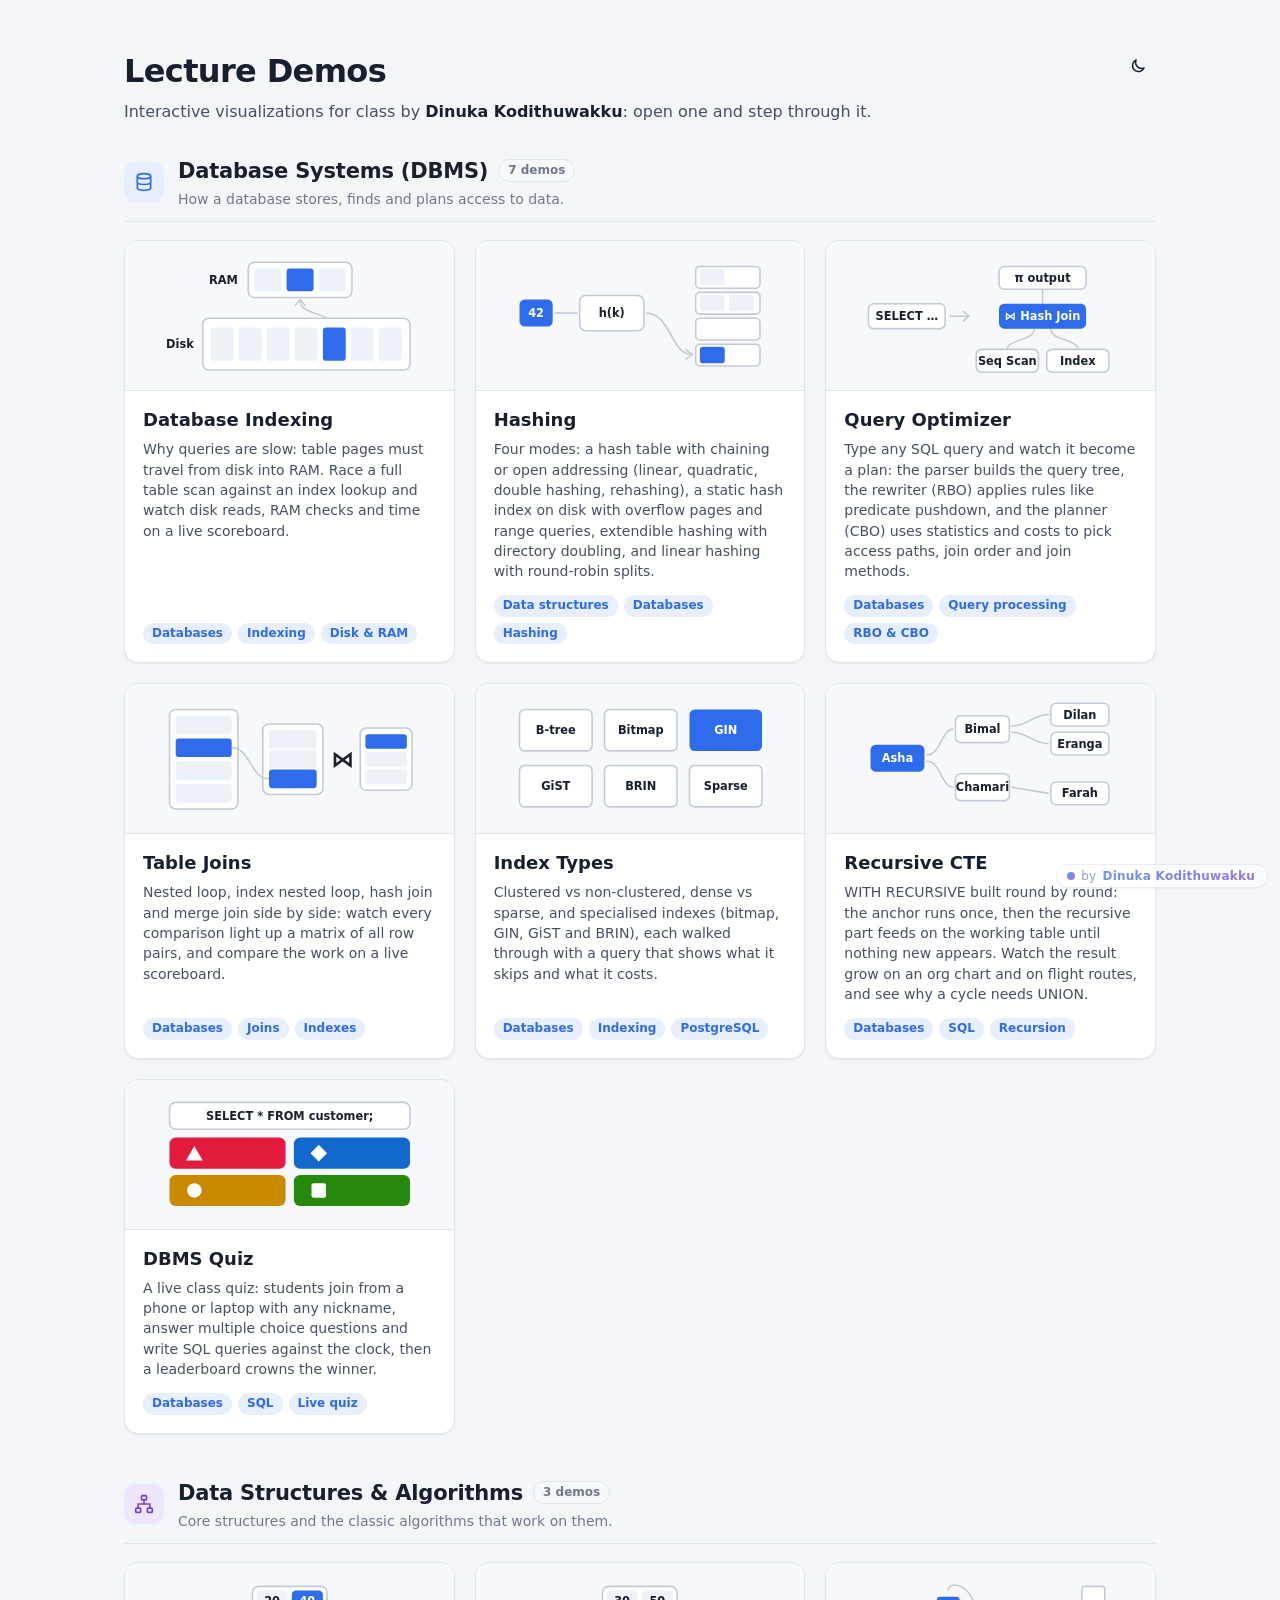
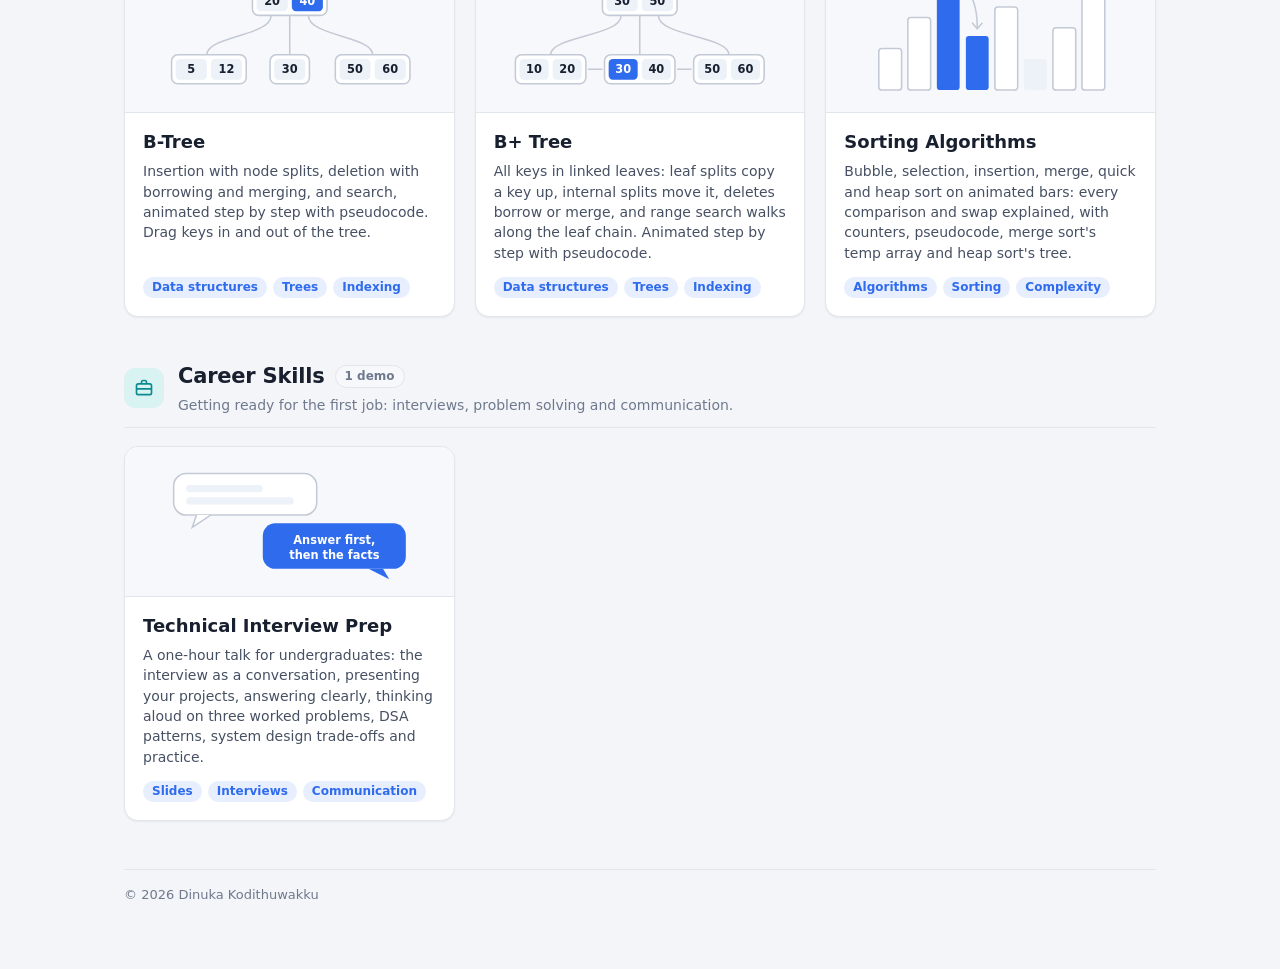
<file: index.html>
<!doctype html>
<html lang="en">
<head>
  <meta charset="utf-8">
  <meta name="viewport" content="width=device-width, initial-scale=1">
  <title>Lecture Demos</title>
  <meta name="author" content="Dinuka Kodithuwakku">
  <script>try { var t = localStorage.getItem('lecture-demos.theme'); if (t) document.documentElement.dataset.theme = t; } catch (e) {}</script>
  <link rel="stylesheet" href="shared/theme.css">
  <style>
    body { min-height: 100vh; }
    .wrap { max-width: 1080px; margin: 0 auto; padding: 48px 24px 64px; }
    header { display: flex; align-items: flex-start; justify-content: space-between; gap: 16px; margin-bottom: 32px; }
    h1 { margin: 0; font-size: 32px; font-weight: 750; letter-spacing: -0.02em; }
    header p { margin: 6px 0 0; color: var(--ink-2); font-size: 16px; }
    .cat + .cat { margin-top: 44px; }
    .cat-head { display: flex; align-items: center; gap: 14px; margin-bottom: 18px; padding-bottom: 12px; border-bottom: 1px solid var(--line); }
    .cat-head h2 { margin: 0; font-size: 21px; letter-spacing: -0.01em; display: flex; align-items: center; gap: 10px; flex-wrap: wrap; }
    .cat-head p { margin: 3px 0 0; color: var(--muted); font-size: 14px; }
    .cat-count { padding: 2px 9px; border-radius: 999px; background: var(--panel-2); border: 1px solid var(--line); color: var(--muted); font-size: 12px; font-weight: 600; letter-spacing: 0; }
    .cat-badge { flex: none; width: 40px; height: 40px; border-radius: 11px; display: grid; place-items: center; }
    .cat-badge::before { content: ""; width: 20px; height: 20px; background: currentColor; -webkit-mask: var(--glyph) center / contain no-repeat; mask: var(--glyph) center / contain no-repeat; }
    .cat-badge.cat-dbms { background: var(--accent-soft); color: var(--accent);
      --glyph: url("data:image/svg+xml,%3Csvg xmlns='http://www.w3.org/2000/svg' viewBox='0 0 24 24' fill='none' stroke='black' stroke-width='2'%3E%3Cellipse cx='12' cy='5' rx='8' ry='3'/%3E%3Cpath d='M4 5v14c0 1.7 3.6 3 8 3s8-1.3 8-3V5M4 12c0 1.7 3.6 3 8 3s8-1.3 8-3'/%3E%3C/svg%3E"); }
    .cat-badge.cat-dsa { background: var(--violet-soft); color: var(--violet);
      --glyph: url("data:image/svg+xml,%3Csvg xmlns='http://www.w3.org/2000/svg' viewBox='0 0 24 24' fill='none' stroke='black' stroke-width='2'%3E%3Crect x='9' y='2' width='6' height='5' rx='1'/%3E%3Crect x='2' y='17' width='6' height='5' rx='1'/%3E%3Crect x='16' y='17' width='6' height='5' rx='1'/%3E%3Cpath d='M12 7v5M5 17v-5h14v5'/%3E%3C/svg%3E"); }
    .cat-badge.cat-career { background: var(--teal-soft); color: var(--teal);
      --glyph: url("data:image/svg+xml,%3Csvg xmlns='http://www.w3.org/2000/svg' viewBox='0 0 24 24' fill='none' stroke='black' stroke-width='2'%3E%3Crect x='3' y='7' width='18' height='13' rx='2'/%3E%3Cpath d='M9 7V5a2 2 0 0 1 2-2h2a2 2 0 0 1 2 2v2M3 13h18'/%3E%3C/svg%3E"); }
    .grid { display: grid; grid-template-columns: repeat(auto-fill, minmax(300px, 1fr)); gap: 20px; }
    .card {
      display: flex; flex-direction: column;
      border: 1px solid var(--line); border-radius: 14px; background: var(--panel);
      box-shadow: var(--shadow-sm); color: inherit; text-decoration: none; overflow: hidden;
      transition: transform 0.15s, box-shadow 0.15s, border-color 0.15s;
    }
    .card:hover { transform: translateY(-3px); box-shadow: var(--shadow); border-color: var(--line-strong); }
    .card-art { height: 150px; display: grid; place-items: center; background: var(--panel-2); border-bottom: 1px solid var(--line); }
    .card-art svg { width: 82%; height: auto; }
    .card-body { padding: 16px 18px 18px; display: flex; flex-direction: column; gap: 6px; flex: 1; }
    .card h3 { margin: 0; font-size: 18px; }
    .card p { margin: 0; color: var(--ink-2); font-size: 14px; flex: 1; }
    .tags { display: flex; flex-wrap: wrap; gap: 6px; margin-top: 8px; }
    .tags span { padding: 2px 9px; border-radius: 999px; background: var(--accent-soft); color: var(--accent); font-size: 12px; font-weight: 650; }
    /* Card illustration colours follow the theme. */
    .art-node { fill: var(--panel); stroke: var(--line-strong); stroke-width: 1.5; }
    .art-key { fill: var(--key-bg); }
    .art-hl { fill: var(--accent); }
    .art-edge { stroke: var(--line-strong); stroke-width: 1.5; fill: none; }
    .art-text { fill: var(--ink); font: 700 11px var(--font); text-anchor: middle; dominant-baseline: central; }
    .art-text.on { fill: var(--on-strong); }
    header p b { color: var(--ink); font-weight: 650; }
    .credit { margin-top: 48px; padding-top: 16px; border-top: 1px solid var(--line); color: var(--muted); font-size: 13px; }
  </style>
</head>
<body>
  <svg width="0" height="0" style="position:absolute" aria-hidden="true">
    <symbol id="i-sun" viewBox="0 0 24 24"><circle cx="12" cy="12" r="4"/><path d="M12 2v2M12 20v2M4.9 4.9l1.4 1.4M17.7 17.7l1.4 1.4M2 12h2M20 12h2M4.9 19.1l1.4-1.4M17.7 6.3l1.4-1.4"/></symbol>
    <symbol id="i-moon" viewBox="0 0 24 24"><path d="M20 14.5A8 8 0 0 1 9.5 4a8 8 0 1 0 10.5 10.5z"/></symbol>
  </svg>

  <div class="wrap">
    <header>
      <div>
        <h1>Lecture Demos</h1>
        <p>Interactive visualizations for class by <b data-author></b>: open one and step through it.</p>
      </div>
      <button id="btnTheme" class="btn btn-icon btn-ghost theme-btn" title="Light / dark" aria-label="Toggle theme"><svg class="icon i-moon"><use href="#i-moon"/></svg><svg class="icon i-sun"><use href="#i-sun"/></svg></button>
    </header>

    <main>
      <section class="cat" aria-labelledby="cat-dbms">
        <div class="cat-head">
          <span class="cat-badge cat-dbms" aria-hidden="true"></span>
          <div>
            <h2 id="cat-dbms">Database Systems (DBMS) <span class="cat-count">7 demos</span></h2>
            <p>How a database stores, finds and plans access to data.</p>
          </div>
        </div>
        <div class="grid">
          <a class="card" href="indexing/index.html">
            <div class="card-art" aria-hidden="true">
              <svg viewBox="0 0 260 120">
                <text class="art-text" x="66" y="25">RAM</text>
                <rect class="art-node" x="90" y="8" width="100" height="34" rx="6"/>
                <rect class="art-key" x="96" y="14" width="26" height="22" rx="3"/>
                <rect class="art-hl" x="127" y="14" width="26" height="22" rx="3"/>
                <rect class="art-key" x="158" y="14" width="26" height="22" rx="3"/>
                <path class="art-edge" d="M173 71 C173 56 140 60 140 45"/>
                <path class="art-edge" d="M135 50 L140 44 L145 50"/>
                <text class="art-text" x="24" y="87">Disk</text>
                <rect class="art-node" x="46" y="62" width="200" height="50" rx="6"/>
                <rect class="art-key" x="54" y="71" width="22" height="32" rx="3"/>
                <rect class="art-key" x="81" y="71" width="22" height="32" rx="3"/>
                <rect class="art-key" x="108" y="71" width="22" height="32" rx="3"/>
                <rect class="art-key" x="135" y="71" width="22" height="32" rx="3"/>
                <rect class="art-hl" x="162" y="71" width="22" height="32" rx="3"/>
                <rect class="art-key" x="189" y="71" width="22" height="32" rx="3"/>
                <rect class="art-key" x="216" y="71" width="22" height="32" rx="3"/>
              </svg>
            </div>
            <div class="card-body">
              <h3>Database Indexing</h3>
              <p>Why queries are slow: table pages must travel from disk into RAM. Race a full table scan against an index lookup and watch disk reads, RAM checks and time on a live scoreboard.</p>
              <div class="tags"><span>Databases</span><span>Indexing</span><span>Disk &amp; RAM</span></div>
            </div>
          </a>
          <a class="card" href="hashing/index.html">
            <div class="card-art" aria-hidden="true">
              <svg viewBox="0 0 260 120">
                <rect class="art-hl" x="14" y="44" width="32" height="26" rx="5"/>
                <text class="art-text on" x="30" y="57">42</text>
                <path class="art-edge" d="M48 57 L70 57"/>
                <rect class="art-node" x="72" y="40" width="62" height="34" rx="6"/>
                <text class="art-text" x="103" y="57">h(k)</text>
                <path class="art-edge" d="M136 57 C160 57 160 97 180 97"/>
                <path class="art-edge" d="M174 92 L181 97 L174 102"/>
                <rect class="art-node" x="184" y="12" width="62" height="21" rx="4"/>
                <rect class="art-node" x="184" y="37" width="62" height="21" rx="4"/>
                <rect class="art-node" x="184" y="62" width="62" height="21" rx="4"/>
                <rect class="art-node" x="184" y="87" width="62" height="21" rx="4"/>
                <rect class="art-key" x="188" y="14.5" width="24" height="16" rx="3"/>
                <rect class="art-key" x="188" y="39.5" width="24" height="16" rx="3"/>
                <rect class="art-key" x="216" y="39.5" width="24" height="16" rx="3"/>
                <rect class="art-hl" x="188" y="89.5" width="24" height="16" rx="3"/>
              </svg>
            </div>
            <div class="card-body">
              <h3>Hashing</h3>
              <p>Four modes: a hash table with chaining or open addressing (linear, quadratic, double hashing, rehashing), a static hash index on disk with overflow pages and range queries, extendible hashing with directory doubling, and linear hashing with round-robin splits.</p>
              <div class="tags"><span>Data structures</span><span>Databases</span><span>Hashing</span></div>
            </div>
          </a>
          <a class="card" href="query-optimizer/index.html">
            <div class="card-art" aria-hidden="true">
              <svg viewBox="0 0 260 120">
                <rect class="art-node" x="12" y="48" width="74" height="24" rx="5"/>
                <text class="art-text" x="49" y="60">SELECT …</text>
                <path class="art-edge" d="M90 60 H108"/>
                <path class="art-edge" d="M103 55 L109 60 L103 65"/>
                <path class="art-edge" d="M180 34 V48"/>
                <path class="art-edge" d="M172 72 C172 84 146 82 146 92"/>
                <path class="art-edge" d="M188 72 C188 84 214 82 214 92"/>
                <rect class="art-node" x="138" y="12" width="84" height="22" rx="5"/>
                <text class="art-text" x="180" y="23">π output</text>
                <rect class="art-hl" x="138" y="48" width="84" height="24" rx="5"/>
                <text class="art-text on" x="180" y="60">⋈ Hash Join</text>
                <rect class="art-node" x="116" y="92" width="60" height="22" rx="5"/>
                <text class="art-text" x="146" y="103">Seq Scan</text>
                <rect class="art-node" x="184" y="92" width="60" height="22" rx="5"/>
                <text class="art-text" x="214" y="103">Index</text>
              </svg>
            </div>
            <div class="card-body">
              <h3>Query Optimizer</h3>
              <p>Type any SQL query and watch it become a plan: the parser builds the query tree, the rewriter (RBO) applies rules like predicate pushdown, and the planner (CBO) uses statistics and costs to pick access paths, join order and join methods.</p>
              <div class="tags"><span>Databases</span><span>Query processing</span><span>RBO &amp; CBO</span></div>
            </div>
          </a>
          <a class="card" href="joins/index.html">
            <div class="card-art" aria-hidden="true">
              <svg viewBox="0 0 260 120">
                <rect class="art-node" x="14" y="12" width="66" height="96" rx="6"/>
                <rect class="art-key" x="20" y="18" width="54" height="18" rx="3"/>
                <rect class="art-hl" x="20" y="40" width="54" height="18" rx="3"/>
                <rect class="art-key" x="20" y="62" width="54" height="18" rx="3"/>
                <rect class="art-key" x="20" y="84" width="54" height="18" rx="3"/>
                <rect class="art-node" x="104" y="26" width="58" height="68" rx="6"/>
                <rect class="art-key" x="110" y="32" width="46" height="18" rx="3"/>
                <rect class="art-key" x="110" y="51" width="46" height="18" rx="3"/>
                <rect class="art-hl" x="110" y="70" width="46" height="18" rx="3"/>
                <path class="art-edge" d="M74 49 C92 49 92 79 110 79"/>
                <text class="art-text" x="181" y="60" style="font-size:22px">⋈</text>
                <rect class="art-node" x="198" y="30" width="50" height="60" rx="6"/>
                <rect class="art-hl" x="203" y="36" width="40" height="14" rx="3"/>
                <rect class="art-key" x="203" y="53" width="40" height="14" rx="3"/>
                <rect class="art-key" x="203" y="70" width="40" height="14" rx="3"/>
              </svg>
            </div>
            <div class="card-body">
              <h3>Table Joins</h3>
              <p>Nested loop, index nested loop, hash join and merge join side by side: watch every comparison light up a matrix of all row pairs, and compare the work on a live scoreboard.</p>
              <div class="tags"><span>Databases</span><span>Joins</span><span>Indexes</span></div>
            </div>
          </a>
          <a class="card" href="index-types/index.html">
            <div class="card-art" aria-hidden="true">
              <svg viewBox="0 0 260 120">
                <rect class="art-node" x="14" y="12" width="70" height="40" rx="5"/>
                <text class="art-text" x="49" y="32">B-tree</text>
                <rect class="art-node" x="96" y="12" width="70" height="40" rx="5"/>
                <text class="art-text" x="131" y="32">Bitmap</text>
                <rect class="art-hl" x="178" y="12" width="70" height="40" rx="5"/>
                <text class="art-text on" x="213" y="32">GIN</text>
                <rect class="art-node" x="14" y="66" width="70" height="40" rx="5"/>
                <text class="art-text" x="49" y="86">GiST</text>
                <rect class="art-node" x="96" y="66" width="70" height="40" rx="5"/>
                <text class="art-text" x="131" y="86">BRIN</text>
                <rect class="art-node" x="178" y="66" width="70" height="40" rx="5"/>
                <text class="art-text" x="213" y="86">Sparse</text>
              </svg>
            </div>
            <div class="card-body">
              <h3>Index Types</h3>
              <p>Clustered vs non-clustered, dense vs sparse, and specialised indexes (bitmap, GIN, GiST and BRIN), each walked through with a query that shows what it skips and what it costs.</p>
              <div class="tags"><span>Databases</span><span>Indexing</span><span>PostgreSQL</span></div>
            </div>
          </a>
          <a class="card" href="recursive-cte/index.html">
            <div class="card-art" aria-hidden="true">
              <svg viewBox="0 0 260 120">
                <rect class="art-hl" x="14" y="46" width="52" height="26" rx="5"/>
                <text class="art-text on" x="40" y="59">Asha</text>
                <rect class="art-node" x="96" y="18" width="52" height="26" rx="5"/>
                <text class="art-text" x="122" y="31">Bimal</text>
                <rect class="art-node" x="96" y="74" width="52" height="26" rx="5"/>
                <text class="art-text" x="122" y="87">Chamari</text>
                <rect class="art-node" x="188" y="6" width="56" height="22" rx="5"/>
                <text class="art-text" x="216" y="17">Dilan</text>
                <rect class="art-node" x="188" y="34" width="56" height="22" rx="5"/>
                <text class="art-text" x="216" y="45">Eranga</text>
                <rect class="art-node" x="188" y="82" width="56" height="22" rx="5"/>
                <text class="art-text" x="216" y="93">Farah</text>
                <path class="art-edge" d="M68 56 C82 56 82 31 94 31"/>
                <path class="art-edge" d="M68 62 C82 62 82 87 94 87"/>
                <path class="art-edge" d="M150 28 C166 28 170 17 186 17"/>
                <path class="art-edge" d="M150 34 C166 34 170 45 186 45"/>
                <path class="art-edge" d="M150 87 L186 93"/>
              </svg>
            </div>
            <div class="card-body">
              <h3>Recursive CTE</h3>
              <p>WITH RECURSIVE built round by round: the anchor runs once, then the recursive part feeds on the working table until nothing new appears. Watch the result grow on an org chart and on flight routes, and see why a cycle needs UNION.</p>
              <div class="tags"><span>Databases</span><span>SQL</span><span>Recursion</span></div>
            </div>
          </a>
          <a class="card" href="quiz/index.html">
            <div class="card-art" aria-hidden="true">
              <svg viewBox="0 0 260 120">
                <rect class="art-node" x="14" y="10" width="232" height="26" rx="6"/>
                <text class="art-text" x="130" y="23">SELECT * FROM customer;</text>
                <rect x="14" y="44" width="112" height="30" rx="6" fill="#e21b3c"/>
                <rect x="134" y="44" width="112" height="30" rx="6" fill="#1368ce"/>
                <rect x="14" y="80" width="112" height="30" rx="6" fill="#c98a00"/>
                <rect x="134" y="80" width="112" height="30" rx="6" fill="#26890c"/>
                <path d="M30 66l8-14 8 14z" fill="#fff"/>
                <path d="M158 51l8 8-8 8-8-8z" fill="#fff"/>
                <circle cx="38" cy="95" r="7" fill="#fff"/>
                <rect x="151" y="88" width="14" height="14" rx="2" fill="#fff"/>
              </svg>
            </div>
            <div class="card-body">
              <h3>DBMS Quiz</h3>
              <p>A live class quiz: students join from a phone or laptop with any nickname, answer multiple choice questions and write SQL queries against the clock, then a leaderboard crowns the winner.</p>
              <div class="tags"><span>Databases</span><span>SQL</span><span>Live quiz</span></div>
            </div>
          </a>
        </div>
      </section>

      <section class="cat" aria-labelledby="cat-dsa">
        <div class="cat-head">
          <span class="cat-badge cat-dsa" aria-hidden="true"></span>
          <div>
            <h2 id="cat-dsa">Data Structures &amp; Algorithms <span class="cat-count">3 demos</span></h2>
            <p>Core structures and the classic algorithms that work on them.</p>
          </div>
        </div>
        <div class="grid">
          <a class="card" href="btree/index.html">
            <div class="card-art" aria-hidden="true">
              <svg viewBox="0 0 260 120">
                <path class="art-edge" d="M112 38 C112 58 50 58 50 76"/>
                <path class="art-edge" d="M148 38 C148 58 210 58 210 76"/>
                <path class="art-edge" d="M130 38 L130 76"/>
                <rect class="art-node" x="94" y="10" width="72" height="28" rx="6"/>
                <rect class="art-key" x="98" y="14" width="30" height="20" rx="4"/><text class="art-text" x="113" y="24">20</text>
                <rect class="art-hl" x="132" y="14" width="30" height="20" rx="4"/><text class="art-text on" x="147" y="24">40</text>
                <rect class="art-node" x="16" y="76" width="72" height="28" rx="6"/>
                <rect class="art-key" x="20" y="80" width="30" height="20" rx="4"/><text class="art-text" x="35" y="90">5</text>
                <rect class="art-key" x="54" y="80" width="30" height="20" rx="4"/><text class="art-text" x="69" y="90">12</text>
                <rect class="art-node" x="111" y="76" width="38" height="28" rx="6"/>
                <rect class="art-key" x="115" y="80" width="30" height="20" rx="4"/><text class="art-text" x="130" y="90">30</text>
                <rect class="art-node" x="174" y="76" width="72" height="28" rx="6"/>
                <rect class="art-key" x="178" y="80" width="30" height="20" rx="4"/><text class="art-text" x="193" y="90">50</text>
                <rect class="art-key" x="212" y="80" width="30" height="20" rx="4"/><text class="art-text" x="227" y="90">60</text>
              </svg>
            </div>
            <div class="card-body">
              <h3>B-Tree</h3>
              <p>Insertion with node splits, deletion with borrowing and merging, and search, animated step by step with pseudocode. Drag keys in and out of the tree.</p>
              <div class="tags"><span>Data structures</span><span>Trees</span><span>Indexing</span></div>
            </div>
          </a>
          <a class="card" href="bplustree/index.html">
            <div class="card-art" aria-hidden="true">
              <svg viewBox="0 0 260 120">
                <path class="art-edge" d="M112 38 C112 58 44 58 44 76"/>
                <path class="art-edge" d="M148 38 C148 58 216 58 216 76"/>
                <path class="art-edge" d="M130 38 L130 76"/>
                <rect class="art-node" x="94" y="10" width="72" height="28" rx="6"/>
                <rect class="art-key" x="98" y="14" width="30" height="20" rx="4"/><text class="art-text" x="113" y="24">30</text>
                <rect class="art-key" x="132" y="14" width="30" height="20" rx="4"/><text class="art-text" x="147" y="24">50</text>
                <rect class="art-node" x="10" y="76" width="68" height="28" rx="6"/>
                <rect class="art-key" x="14" y="80" width="28" height="20" rx="4"/><text class="art-text" x="28" y="90">10</text>
                <rect class="art-key" x="46" y="80" width="28" height="20" rx="4"/><text class="art-text" x="60" y="90">20</text>
                <rect class="art-node" x="96" y="76" width="68" height="28" rx="6"/>
                <rect class="art-hl" x="100" y="80" width="28" height="20" rx="4"/><text class="art-text on" x="114" y="90">30</text>
                <rect class="art-key" x="132" y="80" width="28" height="20" rx="4"/><text class="art-text" x="146" y="90">40</text>
                <rect class="art-node" x="182" y="76" width="68" height="28" rx="6"/>
                <rect class="art-key" x="186" y="80" width="28" height="20" rx="4"/><text class="art-text" x="200" y="90">50</text>
                <rect class="art-key" x="218" y="80" width="28" height="20" rx="4"/><text class="art-text" x="232" y="90">60</text>
                <path class="art-edge" d="M80 90 H94"/>
                <path class="art-edge" d="M166 90 H180"/>
              </svg>
            </div>
            <div class="card-body">
              <h3>B+ Tree</h3>
              <p>All keys in linked leaves: leaf splits copy a key up, internal splits move it, deletes borrow or merge, and range search walks along the leaf chain. Animated step by step with pseudocode.</p>
              <div class="tags"><span>Data structures</span><span>Trees</span><span>Indexing</span></div>
            </div>
          </a>
          <a class="card" href="sorting/index.html">
            <div class="card-art" aria-hidden="true">
              <svg viewBox="0 0 260 120">
                <rect class="art-node" x="22" y="70" width="22" height="40" rx="3"/>
                <rect class="art-node" x="50" y="40" width="22" height="70" rx="3"/>
                <rect class="art-hl" x="78" y="20" width="22" height="90" rx="3"/>
                <rect class="art-hl" x="106" y="58" width="22" height="52" rx="3"/>
                <rect class="art-node" x="134" y="30" width="22" height="80" rx="3"/>
                <rect class="art-key" x="162" y="80" width="22" height="30" rx="3"/>
                <rect class="art-node" x="190" y="50" width="22" height="60" rx="3"/>
                <rect class="art-node" x="218" y="10" width="22" height="100" rx="3"/>
                <path class="art-edge" d="M89 14 C89 4 117 4 117 50"/>
                <path class="art-edge" d="M112 45 L117 51 L122 45"/>
              </svg>
            </div>
            <div class="card-body">
              <h3>Sorting Algorithms</h3>
              <p>Bubble, selection, insertion, merge, quick and heap sort on animated bars: every comparison and swap explained, with counters, pseudocode, merge sort's temp array and heap sort's tree.</p>
              <div class="tags"><span>Algorithms</span><span>Sorting</span><span>Complexity</span></div>
            </div>
          </a>
        </div>
      </section>
      <section class="cat" aria-labelledby="cat-career">
        <div class="cat-head">
          <span class="cat-badge cat-career" aria-hidden="true"></span>
          <div>
            <h2 id="cat-career">Career Skills <span class="cat-count">1 demo</span></h2>
            <p>Getting ready for the first job: interviews, problem solving and communication.</p>
          </div>
        </div>
        <div class="grid">
          <a class="card" href="interview-prep/index.html">
            <div class="card-art" aria-hidden="true">
              <svg viewBox="0 0 260 120">
                <rect class="art-node" x="18" y="14" width="138" height="40" rx="12"/>
                <path class="art-node" d="M40 54 L36 66 L54 54"/>
                <rect class="art-key" x="30" y="25" width="74" height="7" rx="3.5"/>
                <rect class="art-key" x="30" y="37" width="104" height="7" rx="3.5"/>
                <rect class="art-hl" x="104" y="62" width="138" height="44" rx="12"/>
                <path class="art-hl" d="M220 106 L226 116 L206 106"/>
                <text class="art-text on" x="173" y="78">Answer first,</text>
                <text class="art-text on" x="173" y="93">then the facts</text>
              </svg>
            </div>
            <div class="card-body">
              <h3>Technical Interview Prep</h3>
              <p>A one-hour talk for undergraduates: the interview as a conversation, presenting your projects, answering clearly, thinking aloud on three worked problems, DSA patterns, system design trade-offs and practice.</p>
              <div class="tags"><span>Slides</span><span>Interviews</span><span>Communication</span></div>
            </div>
          </a>
        </div>
      </section>
    </main>

    <footer class="credit">© <span id="year"></span> <span data-author></span></footer>
  </div>

  <script src="shared/shell.js"></script>
  <script>
    DemoShell.initThemeToggle(document.getElementById('btnTheme'));
    document.getElementById('year').textContent = new Date().getFullYear();
  </script>
</body>
</html>
</file>
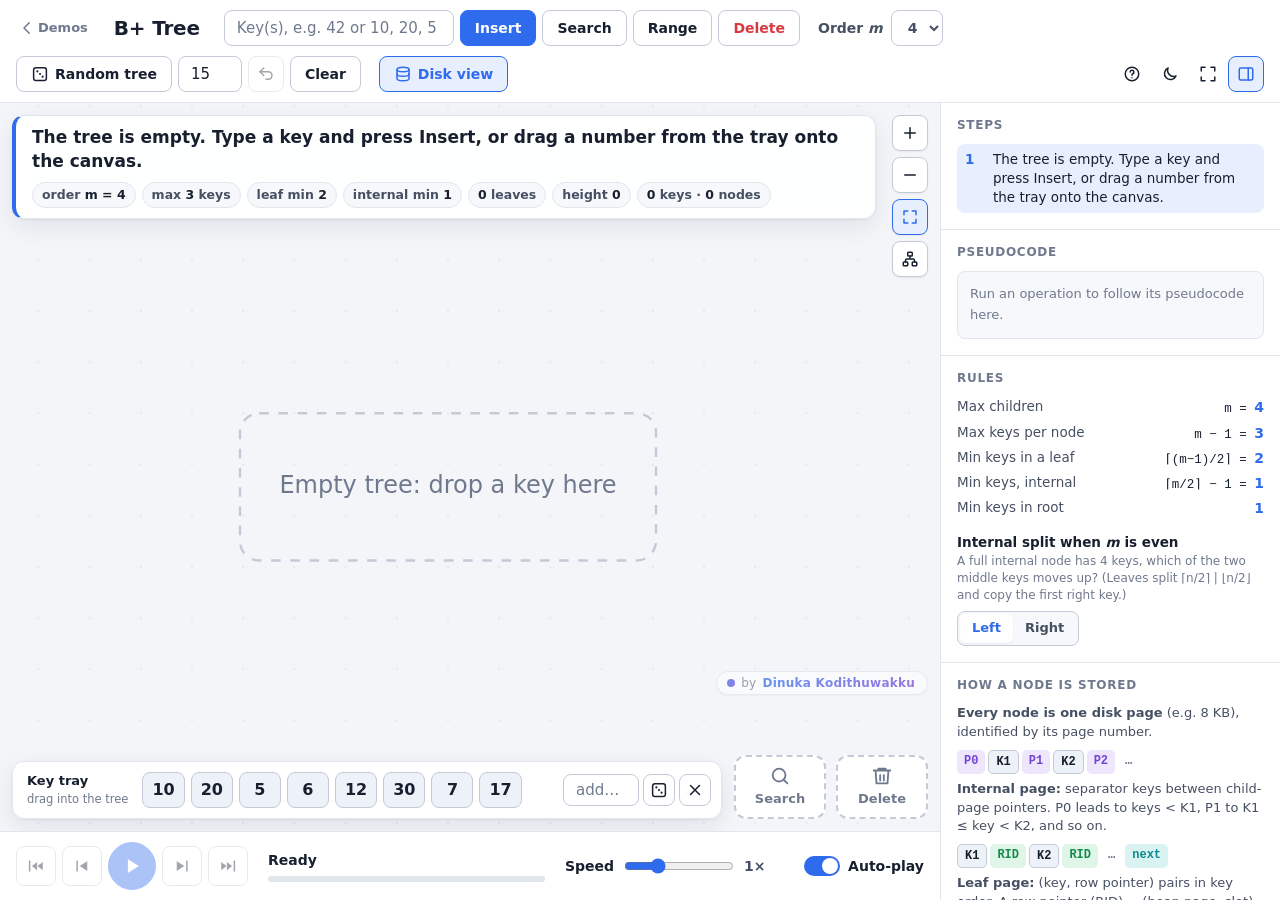
<file: bplustree/index.html>
<!doctype html>
<html lang="en">
<head>
  <meta charset="utf-8">
  <meta name="viewport" content="width=device-width, initial-scale=1">
  <title>B+ Tree Visualizer</title>
  <meta name="author" content="Dinuka Kodithuwakku">
  <script>try { var t = localStorage.getItem('lecture-demos.theme'); if (t) document.documentElement.dataset.theme = t; } catch (e) {}</script>
  <link rel="stylesheet" href="../shared/theme.css">
  <link rel="stylesheet" href="bplus.css">
</head>
<body>
  <!-- Icon sprite -->
  <svg width="0" height="0" style="position:absolute" aria-hidden="true">
    <symbol id="i-back" viewBox="0 0 24 24"><path d="M15 5l-7 7 7 7"/></symbol>
    <symbol id="i-play" viewBox="0 0 24 24"><path d="M7.5 4.5v15l12-7.5z" fill="currentColor" stroke="none"/></symbol>
    <symbol id="i-pause" viewBox="0 0 24 24"><rect x="6" y="5" width="4" height="14" rx="1" fill="currentColor" stroke="none"/><rect x="14" y="5" width="4" height="14" rx="1" fill="currentColor" stroke="none"/></symbol>
    <symbol id="i-next" viewBox="0 0 24 24"><path d="M5 5.5v13l10-6.5z" fill="currentColor" stroke="none"/><path d="M18.5 5.5v13"/></symbol>
    <symbol id="i-prev" viewBox="0 0 24 24"><path d="M19 5.5v13L9 12z" fill="currentColor" stroke="none"/><path d="M5.5 5.5v13"/></symbol>
    <symbol id="i-end" viewBox="0 0 24 24"><path d="M3 6.5v11l7-5.5zM10.5 6.5v11l7-5.5z" fill="currentColor" stroke="none"/><path d="M20.5 5.5v13"/></symbol>
    <symbol id="i-start" viewBox="0 0 24 24"><path d="M21 6.5v11L14 12zM13.5 6.5v11L6.5 12z" fill="currentColor" stroke="none"/><path d="M3.5 5.5v13"/></symbol>
    <symbol id="i-search" viewBox="0 0 24 24"><circle cx="11" cy="11" r="7"/><path d="m20 20-4.2-4.2"/></symbol>
    <symbol id="i-trash" viewBox="0 0 24 24"><path d="M3 6h18M8 6V4h8v2M19 6l-1 14H6L5 6M10 11v6M14 11v6"/></symbol>
    <symbol id="i-plus" viewBox="0 0 24 24"><path d="M12 5v14M5 12h14"/></symbol>
    <symbol id="i-minus" viewBox="0 0 24 24"><path d="M5 12h14"/></symbol>
    <symbol id="i-fit" viewBox="0 0 24 24"><path d="M4 9V4h5M15 4h5v5M20 15v5h-5M9 20H4v-5"/></symbol>
    <symbol id="i-tidy" viewBox="0 0 24 24"><rect x="9" y="3" width="6" height="5" rx="1"/><rect x="3" y="16" width="6" height="5" rx="1"/><rect x="15" y="16" width="6" height="5" rx="1"/><path d="M12 8v4M6 16v-2a2 2 0 0 1 2-2h8a2 2 0 0 1 2 2v2"/></symbol>
    <symbol id="i-undo" viewBox="0 0 24 24"><path d="M9 14 4 9l5-5"/><path d="M4 9h11a5 5 0 0 1 0 10h-3"/></symbol>
    <symbol id="i-dice" viewBox="0 0 24 24"><rect x="3.5" y="3.5" width="17" height="17" rx="3"/><circle cx="8.5" cy="8.5" r="1.4" fill="currentColor" stroke="none"/><circle cx="12" cy="12" r="1.4" fill="currentColor" stroke="none"/><circle cx="15.5" cy="15.5" r="1.4" fill="currentColor" stroke="none"/></symbol>
    <symbol id="i-sun" viewBox="0 0 24 24"><circle cx="12" cy="12" r="4"/><path d="M12 2v2M12 20v2M4.9 4.9l1.4 1.4M17.7 17.7l1.4 1.4M2 12h2M20 12h2M4.9 19.1l1.4-1.4M17.7 6.3l1.4-1.4"/></symbol>
    <symbol id="i-moon" viewBox="0 0 24 24"><path d="M20 14.5A8 8 0 0 1 9.5 4a8 8 0 1 0 10.5 10.5z"/></symbol>
    <symbol id="i-expand" viewBox="0 0 24 24"><path d="M8 3H3v5M16 3h5v5M21 16v5h-5M3 16v5h5"/></symbol>
    <symbol id="i-sidebar" viewBox="0 0 24 24"><rect x="3" y="4" width="18" height="16" rx="2"/><path d="M15 4v16"/></symbol>
    <symbol id="i-help" viewBox="0 0 24 24"><circle cx="12" cy="12" r="9"/><path d="M9.6 9.3a2.5 2.5 0 1 1 3.4 2.4c-.6.3-1 .8-1 1.5v.5"/><circle cx="12" cy="17" r=".9" fill="currentColor" stroke="none"/></symbol>
    <symbol id="i-x" viewBox="0 0 24 24"><path d="M6 6l12 12M18 6 6 18"/></symbol>
    <symbol id="i-disk" viewBox="0 0 24 24"><ellipse cx="12" cy="6" rx="8" ry="3"/><path d="M4 6v12c0 1.7 3.6 3 8 3s8-1.3 8-3V6"/><path d="M4 12c0 1.7 3.6 3 8 3s8-1.3 8-3"/></symbol>
  </svg>

  <div class="app">
    <header class="topbar">
      <a class="home" href="../index.html" title="All demos"><svg class="icon"><use href="#i-back"/></svg>Demos</a>
      <h1 class="title">B+ Tree</h1>

      <div class="group ops">
        <input id="keyInput" class="input key-input" placeholder="Key(s), e.g. 42 or 10, 20, 5" autocomplete="off" spellcheck="false" aria-label="Keys">
        <button id="btnInsert" class="btn btn-primary" title="Insert (Enter)">Insert</button>
        <button id="btnSearch" class="btn" title="Search">Search</button>
        <button id="btnRange" class="btn" title="Range search: type two keys, e.g. 20 60">Range</button>
        <button id="btnDelete" class="btn btn-danger" title="Delete">Delete</button>
      </div>

      <label class="group field" title="Order m = maximum number of children per node">
        <span>Order <i>m</i></span>
        <select id="orderSelect" class="input">
          <option value="3">3</option>
          <option value="4">4</option>
          <option value="5">5</option>
          <option value="6">6</option>
          <option value="7">7</option>
          <option value="8">8</option>
          <option value="9">9</option>
        </select>
      </label>

      <div class="group">
        <button id="btnRandomTree" class="btn" title="Build a random tree instantly"><svg class="icon"><use href="#i-dice"/></svg>Random tree</button>
        <input id="randomCount" class="input count" type="number" min="1" max="150" value="15" aria-label="Number of random keys" title="Number of keys">
        <button id="btnUndo" class="btn btn-icon" title="Undo last operation (Ctrl+Z)" aria-label="Undo"><svg class="icon"><use href="#i-undo"/></svg></button>
        <button id="btnClear" class="btn" title="Remove all keys">Clear</button>
      </div>

      <button id="btnDisk" class="btn" title="Switch between the plain tree and the on-disk page layout"><svg class="icon"><use href="#i-disk"/></svg><span>Disk view</span></button>

      <div class="tools">
        <button id="btnHelp" class="btn btn-icon btn-ghost" title="Help & shortcuts (?)" aria-label="Help"><svg class="icon"><use href="#i-help"/></svg></button>
        <button id="btnTheme" class="btn btn-icon btn-ghost theme-btn" title="Light / dark" aria-label="Toggle theme"><svg class="icon i-moon"><use href="#i-moon"/></svg><svg class="icon i-sun"><use href="#i-sun"/></svg></button>
        <button id="btnFullscreen" class="btn btn-icon btn-ghost" title="Fullscreen" aria-label="Fullscreen"><svg class="icon"><use href="#i-expand"/></svg></button>
        <button id="btnSidebar" class="btn btn-icon btn-ghost" title="Show / hide side panel" aria-label="Toggle side panel"><svg class="icon"><use href="#i-sidebar"/></svg></button>
      </div>
    </header>

    <main class="main">
      <section class="stage">
        <div class="canvas-wrap" id="canvasWrap">
          <canvas id="canvas" aria-label="B+ tree drawing"></canvas>

          <div class="caption" id="caption" data-status="info" aria-live="polite">
            <p class="caption-text" id="captionText"></p>
            <div class="rules" id="rules"></div>
          </div>
          <div class="toast" id="toast" role="status"></div>

          <div class="view-ctrls" id="viewCtrls">
            <button id="btnZoomIn" class="btn btn-icon" title="Zoom in (+)" aria-label="Zoom in"><svg class="icon"><use href="#i-plus"/></svg></button>
            <button id="btnZoomOut" class="btn btn-icon" title="Zoom out (−)" aria-label="Zoom out"><svg class="icon"><use href="#i-minus"/></svg></button>
            <button id="btnFit" class="btn btn-icon on" title="Keep the whole tree in view (F)" aria-label="Fit to view"><svg class="icon"><use href="#i-fit"/></svg></button>
            <button id="btnTidy" class="btn btn-icon" title="Undo manual node moves (T)" aria-label="Tidy layout"><svg class="icon"><use href="#i-tidy"/></svg></button>
          </div>

          <div class="bottom" id="bottomOverlay">
            <div class="tray" id="trayBox">
              <div class="tray-label">Key tray<span>drag into the tree</span></div>
              <div class="tray-chips" id="tray"></div>
              <div class="tray-actions">
                <input id="trayInput" class="input" placeholder="add…" autocomplete="off" aria-label="Add keys to tray">
                <button id="btnTrayRandom" class="btn btn-icon" title="Add random keys" aria-label="Add random keys"><svg class="icon"><use href="#i-dice"/></svg></button>
                <button id="btnTrayClear" class="btn btn-icon" title="Empty the tray" aria-label="Empty the tray"><svg class="icon"><use href="#i-x"/></svg></button>
              </div>
            </div>
            <div class="zones">
              <div class="zone zone-search" id="zoneSearch"><svg class="icon"><use href="#i-search"/></svg><span>Search</span></div>
              <div class="zone zone-delete" id="zoneDelete"><svg class="icon"><use href="#i-trash"/></svg><span id="zoneDeleteLabel">Delete</span></div>
            </div>
          </div>
        </div>

        <footer class="player">
          <div class="transport">
            <button id="btnStart" class="btn btn-icon" title="Start of this operation (Home)" aria-label="Start of operation"><svg class="icon"><use href="#i-start"/></svg></button>
            <button id="btnBack" class="btn btn-icon" title="Previous step (←)" aria-label="Previous step"><svg class="icon"><use href="#i-prev"/></svg></button>
            <button id="btnPlay" class="btn btn-icon btn-primary play" title="Play / pause (Space)" aria-label="Play"><svg class="icon"><use href="#i-play"/></svg></button>
            <button id="btnNext" class="btn btn-icon" title="Next step (→)" aria-label="Next step"><svg class="icon"><use href="#i-next"/></svg></button>
            <button id="btnEnd" class="btn btn-icon" title="Skip to the end (End)" aria-label="Skip to end"><svg class="icon"><use href="#i-end"/></svg></button>
          </div>
          <div class="progress">
            <div class="progress-label"><strong id="opLabel">Ready</strong><span id="stepLabel"></span><span id="queueLabel" class="queue"></span></div>
            <div class="progress-bar"><div id="progressFill"></div></div>
          </div>
          <label class="speed">Speed
            <input id="speed" type="range" min="0.25" max="3" step="0.25" value="1">
            <output id="speedOut">1×</output>
          </label>
          <label class="switch" title="Play operations automatically; turn off to advance step by step">
            <input id="autoplay" type="checkbox" checked><span class="track"></span>Auto-play
          </label>
        </footer>
      </section>

      <aside class="sidebar" id="sidebar">
        <section class="panel">
          <h2>Steps <span id="stepsTitle"></span></h2>
          <ol class="step-log" id="stepLog"></ol>
        </section>

        <section class="panel">
          <h2>Pseudocode</h2>
          <div class="pseudo" id="pseudo"></div>
        </section>

        <section class="panel">
          <h2>Rules</h2>
          <div class="formula" id="formula"></div>
          <div class="setting">
            <div class="setting-label">Internal split when <i>m</i> is even<small id="biasNote">A full node has an even number of keys, which middle one moves up?</small></div>
            <div class="seg" id="segBias" data-prop="splitBias">
              <button data-v="left">Left</button><button data-v="right">Right</button>
            </div>
          </div>
        </section>

        <section class="panel">
          <h2>How a node is stored</h2>
          <div class="anatomy">
            <p><b>Every node is one disk page</b> (e.g. 8 KB), identified by its page number.</p>
            <div class="layout-row"><span class="ptr">P0</span><span class="key">K1</span><span class="ptr">P1</span><span class="key">K2</span><span class="ptr">P2</span><span class="dots">…</span></div>
            <p><b>Internal page:</b> separator keys between child-page pointers. P0 leads to keys &lt; K1, P1 to K1 ≤ key &lt; K2, and so on.</p>
            <div class="layout-row"><span class="key">K1</span><span class="rid">RID</span><span class="key">K2</span><span class="rid">RID</span><span class="dots">…</span><span class="nxt">next</span></div>
            <p><b>Leaf page:</b> (key, row pointer) pairs in key order. A row pointer (RID) = (heap page, slot) of the row in the table file. The last field points to the next leaf page.</p>
            <p class="small">Why so few levels? With 4-byte keys and 6-byte pointers an 8 KB page holds ~800 pointers, so 3 levels index 800³ ≈ 500 million rows: a lookup is ~3 index page reads + 1 table page read.</p>
          </div>
        </section>

        <section class="panel">
          <h2>Legend</h2>
          <ul class="legend">
            <li><span class="sw sw-compare"></span>Compared key</li>
            <li><span class="sw sw-new"></span>New key</li>
            <li><span class="sw sw-found"></span>Found</li>
            <li><span class="sw sw-median"></span>Key going up (copy / move)</li>
            <li><span class="sw sw-delete"></span>Being deleted</li>
            <li><span class="sw sw-pred"></span>Borrowed key</li>
            <li><span class="sw sw-sep"></span>Separator from parent</li>
            <li><span class="sw sw-visit"></span>Current node</li>
            <li><span class="sw sw-flow"></span>Overflow / underflow</li>
            <li><span class="sw sw-sib"></span>Sibling</li>
            <li><span class="sw sw-link"></span>Leaf link (next leaf)</li>
          </ul>
        </section>
      </aside>
    </main>
  </div>

  <div class="modal" id="help" hidden>
    <div class="modal-card" role="dialog" aria-modal="true" aria-labelledby="helpTitle">
      <button class="btn btn-icon btn-ghost modal-close" id="btnHelpClose" aria-label="Close"><svg class="icon"><use href="#i-x"/></svg></button>
      <h2 id="helpTitle">Using the B+ tree demo</h2>
      <div class="help-grid">
        <section>
          <h3>Operations</h3>
          <ul>
            <li>Type one or more keys (<code>42</code> or <code>10, 20, 5</code>) and press <b>Insert</b>, <b>Search</b> or <b>Delete</b>. <span class="kbd">Enter</span> inserts.</li>
            <li><b>Disk view</b> (top bar) draws each node as a page: page number, child-page pointers, (key, row pointer) entries and the next-leaf pointer, with the table's heap pages below. Searches end by following the row pointer.</li>
            <li><b>Range</b>: type two keys (<code>20 60</code>) — one search down, then a walk along the linked leaves.</li>
            <li>Drag a number from the <b>key tray</b> onto the canvas to insert it, or onto <b>Search</b> to look for it. Click a tray number to insert it.</li>
            <li>Drag a key out of the tree onto <b>Delete</b> to delete it, or onto <b>Search</b> to search for it.</li>
            <li><b>Random tree</b> builds a tree instantly, handy before demonstrating deletion.</li>
          </ul>
          <h3>Canvas</h3>
          <ul>
            <li>Drag the background to pan; scroll or pinch to zoom.</li>
            <li>Drag a node by its border (or <span class="kbd">Shift</span>-drag anywhere on it) to move it with its subtree. Double-click a node to put it back.</li>
            <li>Double-click empty space to re-fit the tree.</li>
          </ul>
        </section>
        <section>
          <h3>Keyboard</h3>
          <table class="keys">
            <tr><td><span class="kbd">Space</span></td><td>Play / pause</td></tr>
            <tr><td><span class="kbd">→</span> <span class="kbd">←</span></td><td>Next / previous step</td></tr>
            <tr><td><span class="kbd">Home</span> <span class="kbd">End</span></td><td>Start of operation / skip to end</td></tr>
            <tr><td><span class="kbd">I</span></td><td>Type a key</td></tr>
            <tr><td><span class="kbd">F</span> <span class="kbd">T</span></td><td>Fit to view / tidy layout</td></tr>
            <tr><td><span class="kbd">+</span> <span class="kbd">−</span></td><td>Zoom</td></tr>
            <tr><td><span class="kbd">Ctrl</span> <span class="kbd">Z</span></td><td>Undo last operation</td></tr>
            <tr><td><span class="kbd">?</span></td><td>This help</td></tr>
          </table>
          <h3>The rules for order <i>m</i></h3>
          <ul>
            <li><b>All keys live in the leaves</b>; internal nodes hold separators that only guide the search (equal keys go right).</li>
            <li>Leaves are linked left to right, so range queries walk along the leaf level.</li>
            <li>At most <i>m</i> children and <i>m</i> − 1 keys per node; non-root leaves keep ⌈(<i>m</i>−1)/2⌉ keys, internal nodes ⌈<i>m</i>/2⌉ − 1.</li>
            <li><b>Leaf split</b>: the first key of the new right leaf is <b>copied</b> up. <b>Internal split</b>: the median <b>moves</b> up.</li>
            <li><b>Delete</b> from the leaf; fix underflow by borrowing (update the separator) or merging (drop the separator). A deleted key may stay as a separator.</li>
          </ul>
        </section>
      </div>
      <p class="credit">Created by <b data-author></b></p>
    </div>
  </div>

  <script src="../shared/shell.js"></script>
  <script src="bplus-algo.js"></script>
  <script src="bplus-view.js"></script>
  <script src="bplus-app.js"></script>
</body>
</html>
</file>
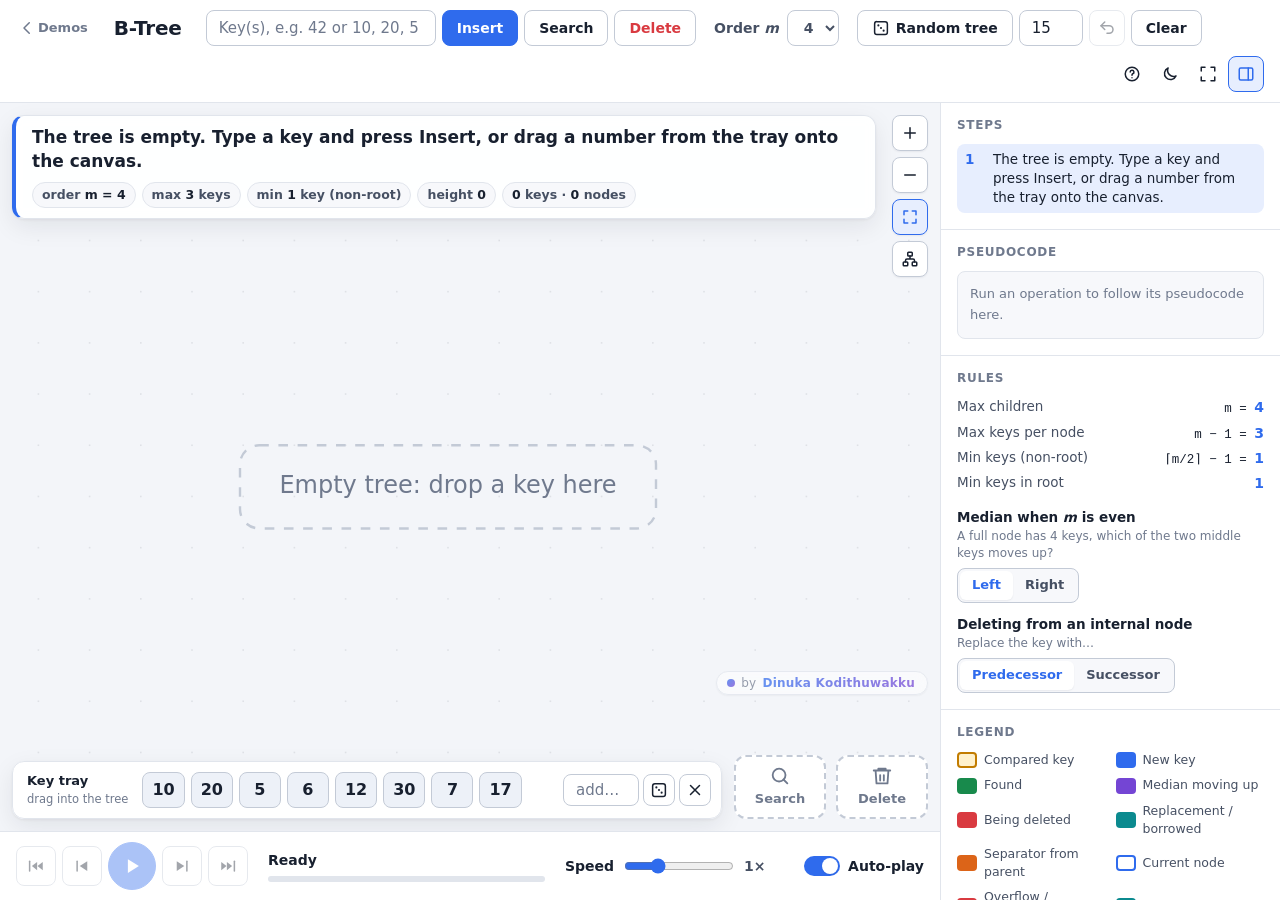
<file: btree/index.html>
<!doctype html>
<html lang="en">
<head>
  <meta charset="utf-8">
  <meta name="viewport" content="width=device-width, initial-scale=1">
  <title>B-Tree Visualizer</title>
  <meta name="author" content="Dinuka Kodithuwakku">
  <script>try { var t = localStorage.getItem('lecture-demos.theme'); if (t) document.documentElement.dataset.theme = t; } catch (e) {}</script>
  <link rel="stylesheet" href="../shared/theme.css">
  <link rel="stylesheet" href="btree.css">
</head>
<body>
  <!-- Icon sprite -->
  <svg width="0" height="0" style="position:absolute" aria-hidden="true">
    <symbol id="i-back" viewBox="0 0 24 24"><path d="M15 5l-7 7 7 7"/></symbol>
    <symbol id="i-play" viewBox="0 0 24 24"><path d="M7.5 4.5v15l12-7.5z" fill="currentColor" stroke="none"/></symbol>
    <symbol id="i-pause" viewBox="0 0 24 24"><rect x="6" y="5" width="4" height="14" rx="1" fill="currentColor" stroke="none"/><rect x="14" y="5" width="4" height="14" rx="1" fill="currentColor" stroke="none"/></symbol>
    <symbol id="i-next" viewBox="0 0 24 24"><path d="M5 5.5v13l10-6.5z" fill="currentColor" stroke="none"/><path d="M18.5 5.5v13"/></symbol>
    <symbol id="i-prev" viewBox="0 0 24 24"><path d="M19 5.5v13L9 12z" fill="currentColor" stroke="none"/><path d="M5.5 5.5v13"/></symbol>
    <symbol id="i-end" viewBox="0 0 24 24"><path d="M3 6.5v11l7-5.5zM10.5 6.5v11l7-5.5z" fill="currentColor" stroke="none"/><path d="M20.5 5.5v13"/></symbol>
    <symbol id="i-start" viewBox="0 0 24 24"><path d="M21 6.5v11L14 12zM13.5 6.5v11L6.5 12z" fill="currentColor" stroke="none"/><path d="M3.5 5.5v13"/></symbol>
    <symbol id="i-search" viewBox="0 0 24 24"><circle cx="11" cy="11" r="7"/><path d="m20 20-4.2-4.2"/></symbol>
    <symbol id="i-trash" viewBox="0 0 24 24"><path d="M3 6h18M8 6V4h8v2M19 6l-1 14H6L5 6M10 11v6M14 11v6"/></symbol>
    <symbol id="i-plus" viewBox="0 0 24 24"><path d="M12 5v14M5 12h14"/></symbol>
    <symbol id="i-minus" viewBox="0 0 24 24"><path d="M5 12h14"/></symbol>
    <symbol id="i-fit" viewBox="0 0 24 24"><path d="M4 9V4h5M15 4h5v5M20 15v5h-5M9 20H4v-5"/></symbol>
    <symbol id="i-tidy" viewBox="0 0 24 24"><rect x="9" y="3" width="6" height="5" rx="1"/><rect x="3" y="16" width="6" height="5" rx="1"/><rect x="15" y="16" width="6" height="5" rx="1"/><path d="M12 8v4M6 16v-2a2 2 0 0 1 2-2h8a2 2 0 0 1 2 2v2"/></symbol>
    <symbol id="i-undo" viewBox="0 0 24 24"><path d="M9 14 4 9l5-5"/><path d="M4 9h11a5 5 0 0 1 0 10h-3"/></symbol>
    <symbol id="i-dice" viewBox="0 0 24 24"><rect x="3.5" y="3.5" width="17" height="17" rx="3"/><circle cx="8.5" cy="8.5" r="1.4" fill="currentColor" stroke="none"/><circle cx="12" cy="12" r="1.4" fill="currentColor" stroke="none"/><circle cx="15.5" cy="15.5" r="1.4" fill="currentColor" stroke="none"/></symbol>
    <symbol id="i-sun" viewBox="0 0 24 24"><circle cx="12" cy="12" r="4"/><path d="M12 2v2M12 20v2M4.9 4.9l1.4 1.4M17.7 17.7l1.4 1.4M2 12h2M20 12h2M4.9 19.1l1.4-1.4M17.7 6.3l1.4-1.4"/></symbol>
    <symbol id="i-moon" viewBox="0 0 24 24"><path d="M20 14.5A8 8 0 0 1 9.5 4a8 8 0 1 0 10.5 10.5z"/></symbol>
    <symbol id="i-expand" viewBox="0 0 24 24"><path d="M8 3H3v5M16 3h5v5M21 16v5h-5M3 16v5h5"/></symbol>
    <symbol id="i-sidebar" viewBox="0 0 24 24"><rect x="3" y="4" width="18" height="16" rx="2"/><path d="M15 4v16"/></symbol>
    <symbol id="i-help" viewBox="0 0 24 24"><circle cx="12" cy="12" r="9"/><path d="M9.6 9.3a2.5 2.5 0 1 1 3.4 2.4c-.6.3-1 .8-1 1.5v.5"/><circle cx="12" cy="17" r=".9" fill="currentColor" stroke="none"/></symbol>
    <symbol id="i-x" viewBox="0 0 24 24"><path d="M6 6l12 12M18 6 6 18"/></symbol>
  </svg>

  <div class="app">
    <header class="topbar">
      <a class="home" href="../index.html" title="All demos"><svg class="icon"><use href="#i-back"/></svg>Demos</a>
      <h1 class="title">B-Tree</h1>

      <div class="group ops">
        <input id="keyInput" class="input key-input" placeholder="Key(s), e.g. 42 or 10, 20, 5" autocomplete="off" spellcheck="false" aria-label="Keys">
        <button id="btnInsert" class="btn btn-primary" title="Insert (Enter)">Insert</button>
        <button id="btnSearch" class="btn" title="Search">Search</button>
        <button id="btnDelete" class="btn btn-danger" title="Delete">Delete</button>
      </div>

      <label class="group field" title="Order m = maximum number of children per node">
        <span>Order <i>m</i></span>
        <select id="orderSelect" class="input">
          <option value="3">3</option>
          <option value="4">4</option>
          <option value="5">5</option>
          <option value="6">6</option>
          <option value="7">7</option>
          <option value="8">8</option>
          <option value="9">9</option>
        </select>
      </label>

      <div class="group">
        <button id="btnRandomTree" class="btn" title="Build a random tree instantly"><svg class="icon"><use href="#i-dice"/></svg>Random tree</button>
        <input id="randomCount" class="input count" type="number" min="1" max="150" value="15" aria-label="Number of random keys" title="Number of keys">
        <button id="btnUndo" class="btn btn-icon" title="Undo last operation (Ctrl+Z)" aria-label="Undo"><svg class="icon"><use href="#i-undo"/></svg></button>
        <button id="btnClear" class="btn" title="Remove all keys">Clear</button>
      </div>

      <div class="tools">
        <button id="btnHelp" class="btn btn-icon btn-ghost" title="Help & shortcuts (?)" aria-label="Help"><svg class="icon"><use href="#i-help"/></svg></button>
        <button id="btnTheme" class="btn btn-icon btn-ghost theme-btn" title="Light / dark" aria-label="Toggle theme"><svg class="icon i-moon"><use href="#i-moon"/></svg><svg class="icon i-sun"><use href="#i-sun"/></svg></button>
        <button id="btnFullscreen" class="btn btn-icon btn-ghost" title="Fullscreen" aria-label="Fullscreen"><svg class="icon"><use href="#i-expand"/></svg></button>
        <button id="btnSidebar" class="btn btn-icon btn-ghost" title="Show / hide side panel" aria-label="Toggle side panel"><svg class="icon"><use href="#i-sidebar"/></svg></button>
      </div>
    </header>

    <main class="main">
      <section class="stage">
        <div class="canvas-wrap" id="canvasWrap">
          <canvas id="canvas" aria-label="B-tree drawing"></canvas>

          <div class="caption" id="caption" data-status="info" aria-live="polite">
            <p class="caption-text" id="captionText"></p>
            <div class="rules" id="rules"></div>
          </div>
          <div class="toast" id="toast" role="status"></div>

          <div class="view-ctrls" id="viewCtrls">
            <button id="btnZoomIn" class="btn btn-icon" title="Zoom in (+)" aria-label="Zoom in"><svg class="icon"><use href="#i-plus"/></svg></button>
            <button id="btnZoomOut" class="btn btn-icon" title="Zoom out (−)" aria-label="Zoom out"><svg class="icon"><use href="#i-minus"/></svg></button>
            <button id="btnFit" class="btn btn-icon on" title="Keep the whole tree in view (F)" aria-label="Fit to view"><svg class="icon"><use href="#i-fit"/></svg></button>
            <button id="btnTidy" class="btn btn-icon" title="Undo manual node moves (T)" aria-label="Tidy layout"><svg class="icon"><use href="#i-tidy"/></svg></button>
          </div>

          <div class="bottom" id="bottomOverlay">
            <div class="tray" id="trayBox">
              <div class="tray-label">Key tray<span>drag into the tree</span></div>
              <div class="tray-chips" id="tray"></div>
              <div class="tray-actions">
                <input id="trayInput" class="input" placeholder="add…" autocomplete="off" aria-label="Add keys to tray">
                <button id="btnTrayRandom" class="btn btn-icon" title="Add random keys" aria-label="Add random keys"><svg class="icon"><use href="#i-dice"/></svg></button>
                <button id="btnTrayClear" class="btn btn-icon" title="Empty the tray" aria-label="Empty the tray"><svg class="icon"><use href="#i-x"/></svg></button>
              </div>
            </div>
            <div class="zones">
              <div class="zone zone-search" id="zoneSearch"><svg class="icon"><use href="#i-search"/></svg><span>Search</span></div>
              <div class="zone zone-delete" id="zoneDelete"><svg class="icon"><use href="#i-trash"/></svg><span id="zoneDeleteLabel">Delete</span></div>
            </div>
          </div>
        </div>

        <footer class="player">
          <div class="transport">
            <button id="btnStart" class="btn btn-icon" title="Start of this operation (Home)" aria-label="Start of operation"><svg class="icon"><use href="#i-start"/></svg></button>
            <button id="btnBack" class="btn btn-icon" title="Previous step (←)" aria-label="Previous step"><svg class="icon"><use href="#i-prev"/></svg></button>
            <button id="btnPlay" class="btn btn-icon btn-primary play" title="Play / pause (Space)" aria-label="Play"><svg class="icon"><use href="#i-play"/></svg></button>
            <button id="btnNext" class="btn btn-icon" title="Next step (→)" aria-label="Next step"><svg class="icon"><use href="#i-next"/></svg></button>
            <button id="btnEnd" class="btn btn-icon" title="Skip to the end (End)" aria-label="Skip to end"><svg class="icon"><use href="#i-end"/></svg></button>
          </div>
          <div class="progress">
            <div class="progress-label"><strong id="opLabel">Ready</strong><span id="stepLabel"></span><span id="queueLabel" class="queue"></span></div>
            <div class="progress-bar"><div id="progressFill"></div></div>
          </div>
          <label class="speed">Speed
            <input id="speed" type="range" min="0.25" max="3" step="0.25" value="1">
            <output id="speedOut">1×</output>
          </label>
          <label class="switch" title="Play operations automatically; turn off to advance step by step">
            <input id="autoplay" type="checkbox" checked><span class="track"></span>Auto-play
          </label>
        </footer>
      </section>

      <aside class="sidebar" id="sidebar">
        <section class="panel">
          <h2>Steps <span id="stepsTitle"></span></h2>
          <ol class="step-log" id="stepLog"></ol>
        </section>

        <section class="panel">
          <h2>Pseudocode</h2>
          <div class="pseudo" id="pseudo"></div>
        </section>

        <section class="panel">
          <h2>Rules</h2>
          <div class="formula" id="formula"></div>
          <div class="setting">
            <div class="setting-label">Median when <i>m</i> is even<small id="biasNote">A full node has an even number of keys, which middle one moves up?</small></div>
            <div class="seg" id="segBias" data-prop="splitBias">
              <button data-v="left">Left</button><button data-v="right">Right</button>
            </div>
          </div>
          <div class="setting">
            <div class="setting-label">Deleting from an internal node<small>Replace the key with…</small></div>
            <div class="seg" id="segDelete" data-prop="deleteWith">
              <button data-v="predecessor">Predecessor</button><button data-v="successor">Successor</button>
            </div>
          </div>
        </section>

        <section class="panel">
          <h2>Legend</h2>
          <ul class="legend">
            <li><span class="sw sw-compare"></span>Compared key</li>
            <li><span class="sw sw-new"></span>New key</li>
            <li><span class="sw sw-found"></span>Found</li>
            <li><span class="sw sw-median"></span>Median moving up</li>
            <li><span class="sw sw-delete"></span>Being deleted</li>
            <li><span class="sw sw-pred"></span>Replacement / borrowed</li>
            <li><span class="sw sw-sep"></span>Separator from parent</li>
            <li><span class="sw sw-visit"></span>Current node</li>
            <li><span class="sw sw-flow"></span>Overflow / underflow</li>
            <li><span class="sw sw-sib"></span>Sibling</li>
          </ul>
        </section>
      </aside>
    </main>
  </div>

  <div class="modal" id="help" hidden>
    <div class="modal-card" role="dialog" aria-modal="true" aria-labelledby="helpTitle">
      <button class="btn btn-icon btn-ghost modal-close" id="btnHelpClose" aria-label="Close"><svg class="icon"><use href="#i-x"/></svg></button>
      <h2 id="helpTitle">Using the B-tree demo</h2>
      <div class="help-grid">
        <section>
          <h3>Operations</h3>
          <ul>
            <li>Type one or more keys (<code>42</code> or <code>10, 20, 5</code>) and press <b>Insert</b>, <b>Search</b> or <b>Delete</b>. <span class="kbd">Enter</span> inserts.</li>
            <li>Drag a number from the <b>key tray</b> onto the canvas to insert it, or onto <b>Search</b> to look for it. Click a tray number to insert it.</li>
            <li>Drag a key out of the tree onto <b>Delete</b> to delete it, or onto <b>Search</b> to search for it.</li>
            <li><b>Random tree</b> builds a tree instantly, handy before demonstrating deletion.</li>
          </ul>
          <h3>Canvas</h3>
          <ul>
            <li>Drag the background to pan; scroll or pinch to zoom.</li>
            <li>Drag a node by its border (or <span class="kbd">Shift</span>-drag anywhere on it) to move it with its subtree. Double-click a node to put it back.</li>
            <li>Double-click empty space to re-fit the tree.</li>
          </ul>
        </section>
        <section>
          <h3>Keyboard</h3>
          <table class="keys">
            <tr><td><span class="kbd">Space</span></td><td>Play / pause</td></tr>
            <tr><td><span class="kbd">→</span> <span class="kbd">←</span></td><td>Next / previous step</td></tr>
            <tr><td><span class="kbd">Home</span> <span class="kbd">End</span></td><td>Start of operation / skip to end</td></tr>
            <tr><td><span class="kbd">I</span></td><td>Type a key</td></tr>
            <tr><td><span class="kbd">F</span> <span class="kbd">T</span></td><td>Fit to view / tidy layout</td></tr>
            <tr><td><span class="kbd">+</span> <span class="kbd">−</span></td><td>Zoom</td></tr>
            <tr><td><span class="kbd">Ctrl</span> <span class="kbd">Z</span></td><td>Undo last operation</td></tr>
            <tr><td><span class="kbd">?</span></td><td>This help</td></tr>
          </table>
          <h3>The rules for order <i>m</i></h3>
          <ul>
            <li>Every node has at most <i>m</i> children and <i>m</i> − 1 keys.</li>
            <li>Every node except the root has at least ⌈<i>m</i>/2⌉ − 1 keys.</li>
            <li>All leaves are on the same level.</li>
            <li><b>Insert</b> into a leaf; on overflow, split and push the median up.</li>
            <li><b>Delete</b>: swap an internal key with its predecessor / successor, then fix underflow by borrowing from a sibling or merging.</li>
          </ul>
        </section>
      </div>
      <p class="credit">Created by <b data-author></b></p>
    </div>
  </div>

  <script src="../shared/shell.js"></script>
  <script src="btree-algo.js"></script>
  <script src="btree-view.js"></script>
  <script src="btree-app.js"></script>
</body>
</html>
</file>
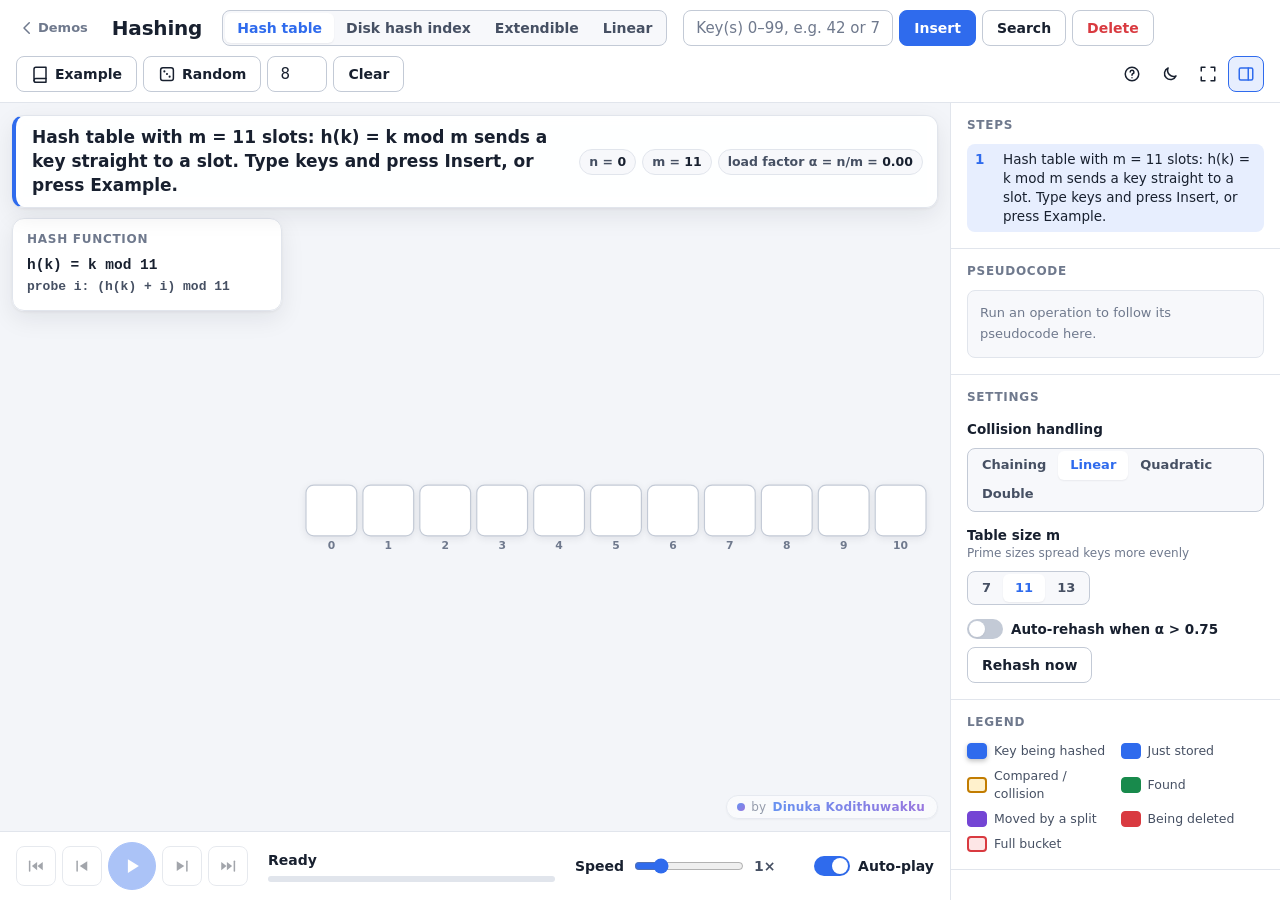
<file: hashing/index.html>
<!doctype html>
<html lang="en">
<head>
  <meta charset="utf-8">
  <meta name="viewport" content="width=device-width, initial-scale=1">
  <title>Hashing</title>
  <meta name="author" content="Dinuka Kodithuwakku">
  <script>try { var t = localStorage.getItem('lecture-demos.theme'); if (t) document.documentElement.dataset.theme = t; } catch (e) {}</script>
  <link rel="stylesheet" href="../shared/theme.css">
  <link rel="stylesheet" href="hashing.css">
</head>
<body>
  <!-- Icon sprite -->
  <svg width="0" height="0" style="position:absolute" aria-hidden="true">
    <symbol id="i-back" viewBox="0 0 24 24"><path d="M15 5l-7 7 7 7"/></symbol>
    <symbol id="i-play" viewBox="0 0 24 24"><path d="M7.5 4.5v15l12-7.5z" fill="currentColor" stroke="none"/></symbol>
    <symbol id="i-pause" viewBox="0 0 24 24"><rect x="6" y="5" width="4" height="14" rx="1" fill="currentColor" stroke="none"/><rect x="14" y="5" width="4" height="14" rx="1" fill="currentColor" stroke="none"/></symbol>
    <symbol id="i-next" viewBox="0 0 24 24"><path d="M5 5.5v13l10-6.5z" fill="currentColor" stroke="none"/><path d="M18.5 5.5v13"/></symbol>
    <symbol id="i-prev" viewBox="0 0 24 24"><path d="M19 5.5v13L9 12z" fill="currentColor" stroke="none"/><path d="M5.5 5.5v13"/></symbol>
    <symbol id="i-end" viewBox="0 0 24 24"><path d="M3 6.5v11l7-5.5zM10.5 6.5v11l7-5.5z" fill="currentColor" stroke="none"/><path d="M20.5 5.5v13"/></symbol>
    <symbol id="i-start" viewBox="0 0 24 24"><path d="M21 6.5v11L14 12zM13.5 6.5v11L6.5 12z" fill="currentColor" stroke="none"/><path d="M3.5 5.5v13"/></symbol>
    <symbol id="i-dice" viewBox="0 0 24 24"><rect x="3.5" y="3.5" width="17" height="17" rx="3"/><circle cx="8.5" cy="8.5" r="1.4" fill="currentColor" stroke="none"/><circle cx="12" cy="12" r="1.4" fill="currentColor" stroke="none"/><circle cx="15.5" cy="15.5" r="1.4" fill="currentColor" stroke="none"/></symbol>
    <symbol id="i-book" viewBox="0 0 24 24"><path d="M4 5.5A2.5 2.5 0 0 1 6.5 3H20v15H6.5A2.5 2.5 0 0 0 4 20.5z"/><path d="M4 20.5A2.5 2.5 0 0 0 6.5 23H20v-5"/></symbol>
    <symbol id="i-sun" viewBox="0 0 24 24"><circle cx="12" cy="12" r="4"/><path d="M12 2v2M12 20v2M4.9 4.9l1.4 1.4M17.7 17.7l1.4 1.4M2 12h2M20 12h2M4.9 19.1l1.4-1.4M17.7 6.3l1.4-1.4"/></symbol>
    <symbol id="i-moon" viewBox="0 0 24 24"><path d="M20 14.5A8 8 0 0 1 9.5 4a8 8 0 1 0 10.5 10.5z"/></symbol>
    <symbol id="i-expand" viewBox="0 0 24 24"><path d="M8 3H3v5M16 3h5v5M21 16v5h-5M3 16v5h5"/></symbol>
    <symbol id="i-sidebar" viewBox="0 0 24 24"><rect x="3" y="4" width="18" height="16" rx="2"/><path d="M15 4v16"/></symbol>
    <symbol id="i-help" viewBox="0 0 24 24"><circle cx="12" cy="12" r="9"/><path d="M9.6 9.3a2.5 2.5 0 1 1 3.4 2.4c-.6.3-1 .8-1 1.5v.5"/><circle cx="12" cy="17" r=".9" fill="currentColor" stroke="none"/></symbol>
    <symbol id="i-x" viewBox="0 0 24 24"><path d="M6 6l12 12M18 6 6 18"/></symbol>
  </svg>

  <div class="app">
    <header class="topbar">
      <a class="home" href="../index.html" title="All demos"><svg class="icon"><use href="#i-back"/></svg>Demos</a>
      <h1 class="title">Hashing</h1>

      <div class="seg seg-mode" id="segMode" role="tablist" aria-label="Kind of hashing">
        <button data-v="table" title="In-memory hash table: chaining or open addressing (1)">Hash table</button>
        <button data-v="disk" title="A static hash index stored in disk pages (2)">Disk hash index</button>
        <button data-v="ext" title="Extendible hashing: directory doubling (3)">Extendible</button>
        <button data-v="lin" title="Linear hashing: round-robin splits (4)">Linear</button>
      </div>

      <div class="group ops">
        <input id="keyInput" class="input key-input" placeholder="Key(s) 0–99, e.g. 42 or 7, 18, 29" autocomplete="off" spellcheck="false" aria-label="Keys">
        <button id="btnInsert" class="btn btn-primary" title="Insert (Enter)">Insert</button>
        <button id="btnSearch" class="btn" title="Search">Search</button>
        <button id="btnDelete" class="btn btn-danger" title="Delete">Delete</button>
        <button id="btnRange" class="btn" title="Range query, e.g. 10-30: shows why hashing can't do ranges" hidden>Range</button>
      </div>

      <div class="group">
        <button id="btnExample" class="btn" title="Load a textbook example for this mode"><svg class="icon"><use href="#i-book"/></svg>Example</button>
        <button id="btnRandom" class="btn" title="Fill instantly with random keys"><svg class="icon"><use href="#i-dice"/></svg>Random</button>
        <input id="randomCount" class="input count" type="number" min="1" max="40" value="8" aria-label="Number of random keys" title="Number of keys">
        <button id="btnClear" class="btn" title="Remove all keys">Clear</button>
      </div>

      <div class="tools">
        <button id="btnHelp" class="btn btn-icon btn-ghost" title="Help & shortcuts (?)" aria-label="Help"><svg class="icon"><use href="#i-help"/></svg></button>
        <button id="btnTheme" class="btn btn-icon btn-ghost theme-btn" title="Light / dark" aria-label="Toggle theme"><svg class="icon i-moon"><use href="#i-moon"/></svg><svg class="icon i-sun"><use href="#i-sun"/></svg></button>
        <button id="btnFullscreen" class="btn btn-icon btn-ghost" title="Fullscreen" aria-label="Fullscreen"><svg class="icon"><use href="#i-expand"/></svg></button>
        <button id="btnSidebar" class="btn btn-icon btn-ghost" title="Show / hide side panel" aria-label="Toggle side panel"><svg class="icon"><use href="#i-sidebar"/></svg></button>
      </div>
    </header>

    <main class="main">
      <section class="stage">
        <div class="canvas-wrap" id="canvasWrap">
          <canvas id="canvas" aria-label="Hash structure drawing"></canvas>

          <div class="caption" id="caption" data-status="info" aria-live="polite">
            <p class="caption-text" id="captionText"></p>
            <div class="rules" id="rules"></div>
          </div>

          <div class="calc" id="calc" aria-label="Hash function">
            <div class="calc-head">Hash function</div>
            <div class="calc-formula" id="calcFormula"></div>
            <ol class="calc-lines" id="calcLines"></ol>
            <div class="calc-io" id="calcIo" hidden></div>
          </div>

          <div class="toast" id="toast" role="status"></div>
        </div>

        <footer class="player">
          <div class="transport">
            <button id="btnStart" class="btn btn-icon" title="Start of this operation (Home)" aria-label="Start of operation"><svg class="icon"><use href="#i-start"/></svg></button>
            <button id="btnBack" class="btn btn-icon" title="Previous step (←)" aria-label="Previous step"><svg class="icon"><use href="#i-prev"/></svg></button>
            <button id="btnPlay" class="btn btn-icon btn-primary play" title="Play / pause (Space)" aria-label="Play"><svg class="icon"><use href="#i-play"/></svg></button>
            <button id="btnNext" class="btn btn-icon" title="Next step (→)" aria-label="Next step"><svg class="icon"><use href="#i-next"/></svg></button>
            <button id="btnEnd" class="btn btn-icon" title="Skip to the end (End)" aria-label="Skip to end"><svg class="icon"><use href="#i-end"/></svg></button>
          </div>
          <div class="progress">
            <div class="progress-label"><strong id="opLabel">Ready</strong><span id="stepLabel"></span><span id="queueLabel" class="queue"></span></div>
            <div class="progress-bar"><div id="progressFill"></div></div>
          </div>
          <label class="speed">Speed
            <input id="speed" type="range" min="0.25" max="4" step="0.25" value="1">
            <output id="speedOut">1×</output>
          </label>
          <label class="switch" title="Play operations automatically; turn off to advance step by step">
            <input id="autoplay" type="checkbox" checked><span class="track"></span>Auto-play
          </label>
        </footer>
      </section>

      <aside class="sidebar" id="sidebar">
        <section class="panel">
          <h2>Steps <span id="stepsTitle"></span></h2>
          <ol class="step-log" id="stepLog"></ol>
        </section>

        <section class="panel">
          <h2>Pseudocode</h2>
          <div class="pseudo" id="pseudo"></div>
        </section>

        <section class="panel">
          <h2>Settings</h2>

          <div class="setting" data-mode="table">
            <div class="setting-label">Collision handling</div>
            <div class="seg seg-wrap" data-mode-prop="table.strategy">
              <button data-v="chain" title="Each bucket holds a linked list of keys">Chaining</button>
              <button data-v="linear" title="Try the next slot: (h + i) mod m">Linear</button>
              <button data-v="quadratic" title="Jump i² slots: (h + i²) mod m">Quadratic</button>
              <button data-v="double" title="Step by a second hash: (h + i·h₂) mod m">Double</button>
            </div>
          </div>
          <div class="setting" data-mode="table">
            <div class="setting-label">Table size m<small>Prime sizes spread keys more evenly</small></div>
            <div class="seg" data-mode-prop="table.m">
              <button data-v="7">7</button><button data-v="11">11</button><button data-v="13">13</button>
            </div>
          </div>
          <div class="setting" data-mode="table">
            <label class="switch" title="Grow to the next prime ≥ 2m when n/m exceeds 0.75">
              <input id="autoRehash" type="checkbox"><span class="track"></span>Auto-rehash when α &gt; 0.75
            </label>
            <button id="btnRehash" class="btn" title="Grow the table now and re-insert every key">Rehash now</button>
          </div>

          <div class="setting" data-mode="disk">
            <div class="setting-label">Buckets N<small>Fixed when the index is created</small></div>
            <div class="seg" data-mode-prop="disk.N">
              <button data-v="3">3</button><button data-v="4">4</button><button data-v="5">5</button><button data-v="7">7</button>
            </div>
          </div>
          <div class="setting" data-mode="disk">
            <div class="setting-label">Keys per page</div>
            <div class="seg" data-mode-prop="disk.cap">
              <button data-v="2">2</button><button data-v="3">3</button><button data-v="4">4</button>
            </div>
          </div>

          <div class="setting" data-mode="ext">
            <div class="setting-label">Keys per bucket</div>
            <div class="seg" data-mode-prop="ext.cap">
              <button data-v="2">2</button><button data-v="3">3</button><button data-v="4">4</button>
            </div>
          </div>

          <div class="setting" data-mode="lin">
            <div class="setting-label">Initial buckets N₀</div>
            <div class="seg" data-mode-prop="lin.N0">
              <button data-v="2">2</button><button data-v="4">4</button>
            </div>
          </div>
          <div class="setting" data-mode="lin">
            <div class="setting-label">Keys per page</div>
            <div class="seg" data-mode-prop="lin.cap">
              <button data-v="2">2</button><button data-v="3">3</button><button data-v="4">4</button>
            </div>
          </div>
        </section>

        <section class="panel">
          <h2>Legend</h2>
          <ul class="legend">
            <li><span class="sw sw-ghost"></span>Key being hashed</li>
            <li><span class="sw sw-new"></span>Just stored</li>
            <li><span class="sw sw-compare"></span>Compared / collision</li>
            <li><span class="sw sw-found"></span>Found</li>
            <li><span class="sw sw-move"></span>Moved by a split</li>
            <li><span class="sw sw-delete"></span>Being deleted</li>
            <li data-mode="disk lin"><span class="sw sw-read"></span>Page read (1 I/O)</li>
            <li data-mode="table ext disk"><span class="sw sw-full"></span>Full bucket</li>
            <li data-mode="ext lin"><span class="sw sw-split"></span>Bucket splitting</li>
            <li data-mode="lin"><span class="sw sw-image"></span>Split image (new)</li>
            <li data-mode="lin"><span class="sw sw-done"></span>Split this round</li>
          </ul>
        </section>
      </aside>
    </main>
  </div>

  <div class="modal" id="help" hidden>
    <div class="modal-card" role="dialog" aria-modal="true" aria-labelledby="helpTitle">
      <button class="btn btn-icon btn-ghost modal-close" id="btnHelpClose" aria-label="Close"><svg class="icon"><use href="#i-x"/></svg></button>
      <h2 id="helpTitle">Using the hashing demo</h2>
      <div class="help-grid">
        <section>
          <h3>The four modes</h3>
          <ul>
            <li><b>Hash table</b>: h(k) = k mod m picks a slot. Collisions are resolved by <b>chaining</b> (a list per bucket) or <b>open addressing</b>: linear probing, quadratic probing or double hashing. Deleting in open addressing leaves a "deleted" marker. Turn on auto-rehash to grow the table when the load factor α = n/m passes 0.75.</li>
            <li><b>Disk hash index</b>: static hashing: N buckets, each a disk page with overflow pages. An equality lookup costs about one page read; a <b>range query</b> must read every page, because hashing scatters neighbouring keys.</li>
            <li><b>Extendible hashing</b>: a directory of 2<sup>d</sup> pointers indexed by the last d bits of the hash. A full bucket splits; if its local depth equals the global depth, the directory doubles first.</li>
            <li><b>Linear hashing</b>: no directory: buckets split one at a time in round-robin order, pointed to by <i>next</i>. An overflow anywhere triggers the split of bucket <i>next</i>. Buckets before next use h<sub>level+1</sub>.</li>
          </ul>
          <h3>Try this</h3>
          <ul>
            <li>Press <b>Example</b> in each mode, then insert the suggested keys.</li>
            <li>In the hash table, compare linear and quadratic probing on the same keys, watch the clusters.</li>
            <li>In the disk index, run <b>Range</b> with <code>10-30</code> and count the page reads.</li>
          </ul>
        </section>
        <section>
          <h3>Keyboard</h3>
          <table class="keys">
            <tr><td><span class="kbd">Space</span></td><td>Play / pause</td></tr>
            <tr><td><span class="kbd">→</span> <span class="kbd">←</span></td><td>Next / previous step</td></tr>
            <tr><td><span class="kbd">Home</span> <span class="kbd">End</span></td><td>Start of operation / skip to end</td></tr>
            <tr><td><span class="kbd">I</span></td><td>Type a key</td></tr>
            <tr><td><span class="kbd">Enter</span></td><td>Insert the typed keys</td></tr>
            <tr><td><span class="kbd">1</span>–<span class="kbd">4</span></td><td>Switch mode</td></tr>
            <tr><td><span class="kbd">E</span></td><td>Load the example</td></tr>
            <tr><td><span class="kbd">?</span></td><td>This help</td></tr>
          </table>
          <h3>Notes</h3>
          <ul>
            <li>Keys are whole numbers 0–99. Every mode keeps its own keys and timeline, so you can switch back and forth.</li>
            <li>The hash function is kept simple (k mod m, or the key's own bits) so the arithmetic can be followed on the board.</li>
            <li>Extendible hashing uses the <b>last</b> d bits (as in Ramakrishnan &amp; Gehrke); some books use the first bits, the idea is the same.</li>
          </ul>
        </section>
      </div>
      <p class="credit">Created by <b data-author></b></p>
    </div>
  </div>

  <script src="../shared/shell.js"></script>
  <script src="hash-algo.js"></script>
  <script src="hash-view.js"></script>
  <script src="hash-app.js"></script>
</body>
</html>
</file>
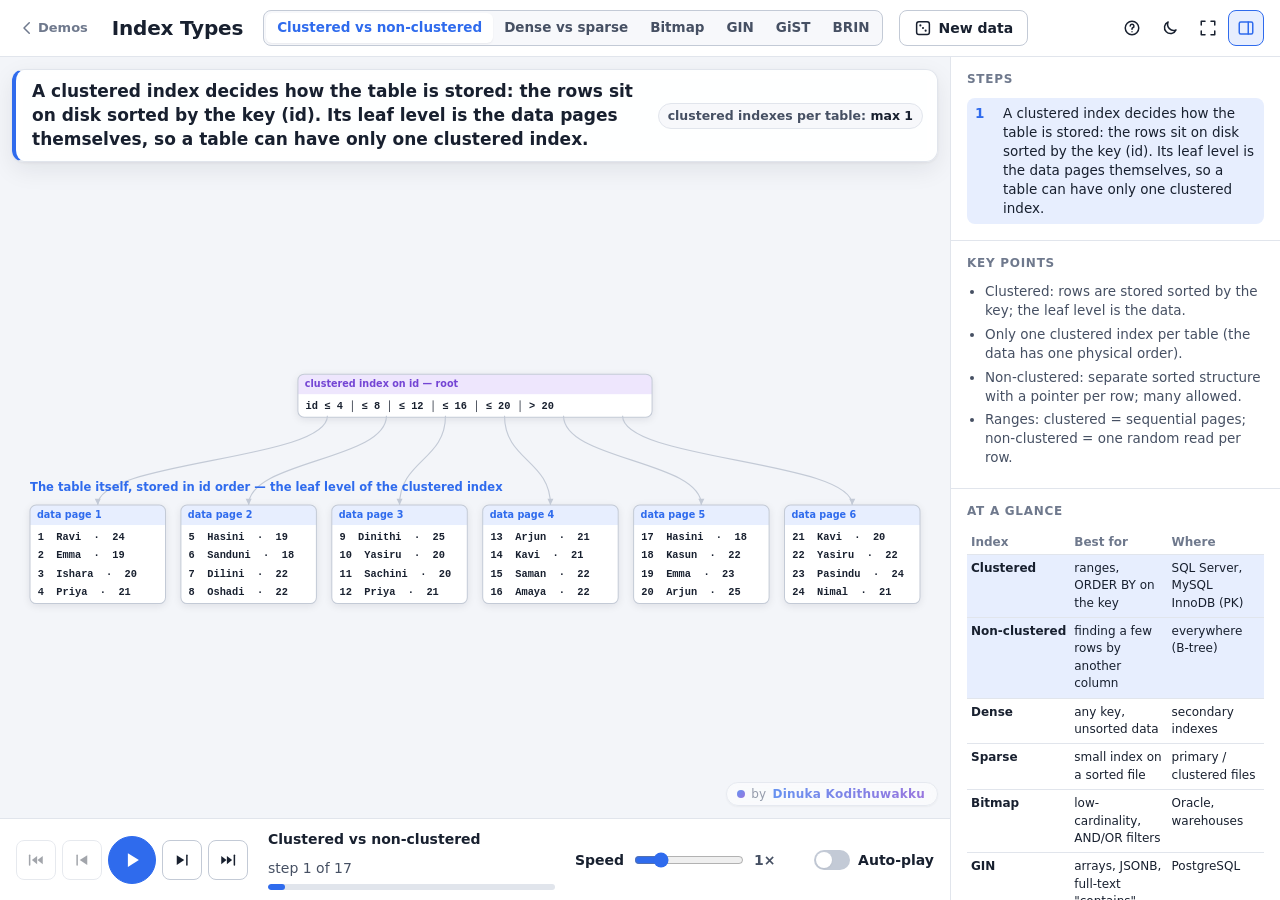
<file: index-types/index.html>
<!doctype html>
<html lang="en">
<head>
  <meta charset="utf-8">
  <meta name="viewport" content="width=device-width, initial-scale=1">
  <title>Index Types</title>
  <meta name="author" content="Dinuka Kodithuwakku">
  <script>try { var t = localStorage.getItem('lecture-demos.theme'); if (t) document.documentElement.dataset.theme = t; } catch (e) {}</script>
  <link rel="stylesheet" href="../shared/theme.css">
  <link rel="stylesheet" href="index-types.css">
</head>
<body>
  <svg width="0" height="0" style="position:absolute" aria-hidden="true">
    <symbol id="i-back" viewBox="0 0 24 24"><path d="M15 5l-7 7 7 7"/></symbol>
    <symbol id="i-play" viewBox="0 0 24 24"><path d="M7.5 4.5v15l12-7.5z" fill="currentColor" stroke="none"/></symbol>
    <symbol id="i-pause" viewBox="0 0 24 24"><rect x="6" y="5" width="4" height="14" rx="1" fill="currentColor" stroke="none"/><rect x="14" y="5" width="4" height="14" rx="1" fill="currentColor" stroke="none"/></symbol>
    <symbol id="i-next" viewBox="0 0 24 24"><path d="M5 5.5v13l10-6.5z" fill="currentColor" stroke="none"/><path d="M18.5 5.5v13"/></symbol>
    <symbol id="i-prev" viewBox="0 0 24 24"><path d="M19 5.5v13L9 12z" fill="currentColor" stroke="none"/><path d="M5.5 5.5v13"/></symbol>
    <symbol id="i-end" viewBox="0 0 24 24"><path d="M3 6.5v11l7-5.5zM10.5 6.5v11l7-5.5z" fill="currentColor" stroke="none"/><path d="M20.5 5.5v13"/></symbol>
    <symbol id="i-start" viewBox="0 0 24 24"><path d="M21 6.5v11L14 12zM13.5 6.5v11L6.5 12z" fill="currentColor" stroke="none"/><path d="M3.5 5.5v13"/></symbol>
    <symbol id="i-dice" viewBox="0 0 24 24"><rect x="3.5" y="3.5" width="17" height="17" rx="3"/><circle cx="8.5" cy="8.5" r="1.4" fill="currentColor" stroke="none"/><circle cx="12" cy="12" r="1.4" fill="currentColor" stroke="none"/><circle cx="15.5" cy="15.5" r="1.4" fill="currentColor" stroke="none"/></symbol>
    <symbol id="i-sun" viewBox="0 0 24 24"><circle cx="12" cy="12" r="4"/><path d="M12 2v2M12 20v2M4.9 4.9l1.4 1.4M17.7 17.7l1.4 1.4M2 12h2M20 12h2M4.9 19.1l1.4-1.4M17.7 6.3l1.4-1.4"/></symbol>
    <symbol id="i-moon" viewBox="0 0 24 24"><path d="M20 14.5A8 8 0 0 1 9.5 4a8 8 0 1 0 10.5 10.5z"/></symbol>
    <symbol id="i-expand" viewBox="0 0 24 24"><path d="M8 3H3v5M16 3h5v5M21 16v5h-5M3 16v5h5"/></symbol>
    <symbol id="i-sidebar" viewBox="0 0 24 24"><rect x="3" y="4" width="18" height="16" rx="2"/><path d="M15 4v16"/></symbol>
    <symbol id="i-help" viewBox="0 0 24 24"><circle cx="12" cy="12" r="9"/><path d="M9.6 9.3a2.5 2.5 0 1 1 3.4 2.4c-.6.3-1 .8-1 1.5v.5"/><circle cx="12" cy="17" r=".9" fill="currentColor" stroke="none"/></symbol>
    <symbol id="i-x" viewBox="0 0 24 24"><path d="M6 6l12 12M18 6 6 18"/></symbol>
  </svg>

  <div class="app">
    <header class="topbar">
      <a class="home" href="../index.html" title="All demos"><svg class="icon"><use href="#i-back"/></svg>Demos</a>
      <h1 class="title">Index Types</h1>
      <div class="seg seg-scene" id="segScene" role="tablist" aria-label="Scene">
        <button data-v="cluster" title="(1)">Clustered vs non-clustered</button>
        <button data-v="dense" title="(2)">Dense vs sparse</button>
        <button data-v="bitmap" title="(3)">Bitmap</button>
        <button data-v="gin" title="(4)">GIN</button>
        <button data-v="gist" title="(5)">GiST</button>
        <button data-v="brin" title="(6)">BRIN</button>
      </div>
      <button id="btnNew" class="btn" title="New random data for this scene (N)"><svg class="icon"><use href="#i-dice"/></svg>New data</button>
      <div class="tools">
        <button id="btnHelp" class="btn btn-icon btn-ghost" title="Help & shortcuts (?)" aria-label="Help"><svg class="icon"><use href="#i-help"/></svg></button>
        <button id="btnTheme" class="btn btn-icon btn-ghost theme-btn" title="Light / dark" aria-label="Toggle theme"><svg class="icon i-moon"><use href="#i-moon"/></svg><svg class="icon i-sun"><use href="#i-sun"/></svg></button>
        <button id="btnFullscreen" class="btn btn-icon btn-ghost" title="Fullscreen" aria-label="Fullscreen"><svg class="icon"><use href="#i-expand"/></svg></button>
        <button id="btnSidebar" class="btn btn-icon btn-ghost" title="Show / hide side panel" aria-label="Toggle side panel"><svg class="icon"><use href="#i-sidebar"/></svg></button>
      </div>
    </header>

    <main class="main">
      <section class="stage">
        <div class="canvas-wrap" id="canvasWrap">
          <canvas id="canvas" aria-label="Index structure"></canvas>
          <div class="caption" id="caption" data-status="info" aria-live="polite">
            <p class="caption-text" id="captionText"></p>
            <div class="rules" id="rules"></div>
          </div>
        </div>
        <footer class="player">
          <div class="transport">
            <button id="btnStart" class="btn btn-icon" title="Start (Home)" aria-label="Start"><svg class="icon"><use href="#i-start"/></svg></button>
            <button id="btnBack" class="btn btn-icon" title="Previous step (←)" aria-label="Previous step"><svg class="icon"><use href="#i-prev"/></svg></button>
            <button id="btnPlay" class="btn btn-icon btn-primary play" title="Play / pause (Space)" aria-label="Play"><svg class="icon"><use href="#i-play"/></svg></button>
            <button id="btnNext" class="btn btn-icon" title="Next step (→)" aria-label="Next step"><svg class="icon"><use href="#i-next"/></svg></button>
            <button id="btnEnd" class="btn btn-icon" title="End (End)" aria-label="End"><svg class="icon"><use href="#i-end"/></svg></button>
          </div>
          <div class="progress">
            <div class="progress-label"><strong id="opLabel"></strong><span id="stepLabel"></span></div>
            <div class="progress-bar"><div id="progressFill"></div></div>
          </div>
          <label class="speed">Speed
            <input id="speed" type="range" min="0.25" max="4" step="0.25" value="1">
            <output id="speedOut">1×</output>
          </label>
          <label class="switch" title="Play automatically; turn off to advance step by step">
            <input id="autoplay" type="checkbox"><span class="track"></span>Auto-play
          </label>
        </footer>
      </section>

      <aside class="sidebar" id="sidebar">
        <section class="panel">
          <h2>Steps</h2>
          <ol class="step-log" id="stepLog"></ol>
        </section>
        <section class="panel">
          <h2>Key points</h2>
          <ul class="points" id="points"></ul>
        </section>
        <section class="panel">
          <h2>At a glance</h2>
          <div class="cmp-wrap">
            <table class="cmp" id="cmp">
              <thead><tr><th>Index</th><th>Best for</th><th>Where</th></tr></thead>
              <tbody>
                <tr data-v="cluster"><td>Clustered</td><td>ranges, ORDER BY on the key</td><td>SQL Server, MySQL InnoDB (PK)</td></tr>
                <tr data-v="cluster"><td>Non-clustered</td><td>finding a few rows by another column</td><td>everywhere (B-tree)</td></tr>
                <tr data-v="dense"><td>Dense</td><td>any key, unsorted data</td><td>secondary indexes</td></tr>
                <tr data-v="dense"><td>Sparse</td><td>small index on a sorted file</td><td>primary / clustered files</td></tr>
                <tr data-v="bitmap"><td>Bitmap</td><td>low-cardinality, AND/OR filters</td><td>Oracle, warehouses</td></tr>
                <tr data-v="gin"><td>GIN</td><td>arrays, JSONB, full-text "contains"</td><td>PostgreSQL</td></tr>
                <tr data-v="gist"><td>GiST</td><td>geometry, ranges, nearest neighbour</td><td>PostgreSQL / PostGIS</td></tr>
                <tr data-v="brin"><td>BRIN</td><td>huge append-only tables</td><td>PostgreSQL</td></tr>
                <tr><td>Hash</td><td>equality only (=)</td><td>see the Hashing demo</td></tr>
              </tbody>
            </table>
          </div>
        </section>
      </aside>
    </main>
  </div>

  <div class="modal" id="help" hidden>
    <div class="modal-card" role="dialog" aria-modal="true" aria-labelledby="helpTitle">
      <button class="btn btn-icon btn-ghost modal-close" id="btnHelpClose" aria-label="Close"><svg class="icon"><use href="#i-x"/></svg></button>
      <h2 id="helpTitle">Using the index-types demo</h2>
      <div class="help-grid">
        <section>
          <h3>Scenes</h3>
          <ul>
            <li><b>Clustered vs non-clustered</b>: the same table with a clustered index on id and a secondary index on age; a range query on each.</li>
            <li><b>Dense vs sparse</b>: one entry per record vs one per page, and a lookup in both.</li>
            <li><b>Bitmap</b>: one bit vector per value; AND and OR queries.</li>
            <li><b>GIN</b>: inverted index from each tag to its posts; a "contains both" query.</li>
            <li><b>GiST</b>: points grouped into bounding boxes; an area search that skips boxes.</li>
            <li><b>BRIN</b>: min/max per block range; a range query that skips blocks.</li>
          </ul>
          <p>Each scene is a walkthrough: press <b>Play</b> or step with the arrows. <b>New data</b> draws a fresh example.</p>
        </section>
        <section>
          <h3>Keyboard</h3>
          <table class="keys">
            <tr><td><span class="kbd">Space</span></td><td>Play / pause</td></tr>
            <tr><td><span class="kbd">→</span> <span class="kbd">←</span></td><td>Next / previous step</td></tr>
            <tr><td><span class="kbd">Home</span> <span class="kbd">End</span></td><td>Start / end</td></tr>
            <tr><td><span class="kbd">1</span>–<span class="kbd">6</span></td><td>Choose scene</td></tr>
            <tr><td><span class="kbd">N</span></td><td>New data</td></tr>
            <tr><td><span class="kbd">?</span></td><td>This help</td></tr>
          </table>
        </section>
      </div>
      <p class="credit">Created by <b data-author></b></p>
    </div>
  </div>

  <script src="../shared/shell.js"></script>
  <script src="it-scenes.js"></script>
  <script src="it-view.js"></script>
  <script src="it-app.js"></script>
</body>
</html>
</file>
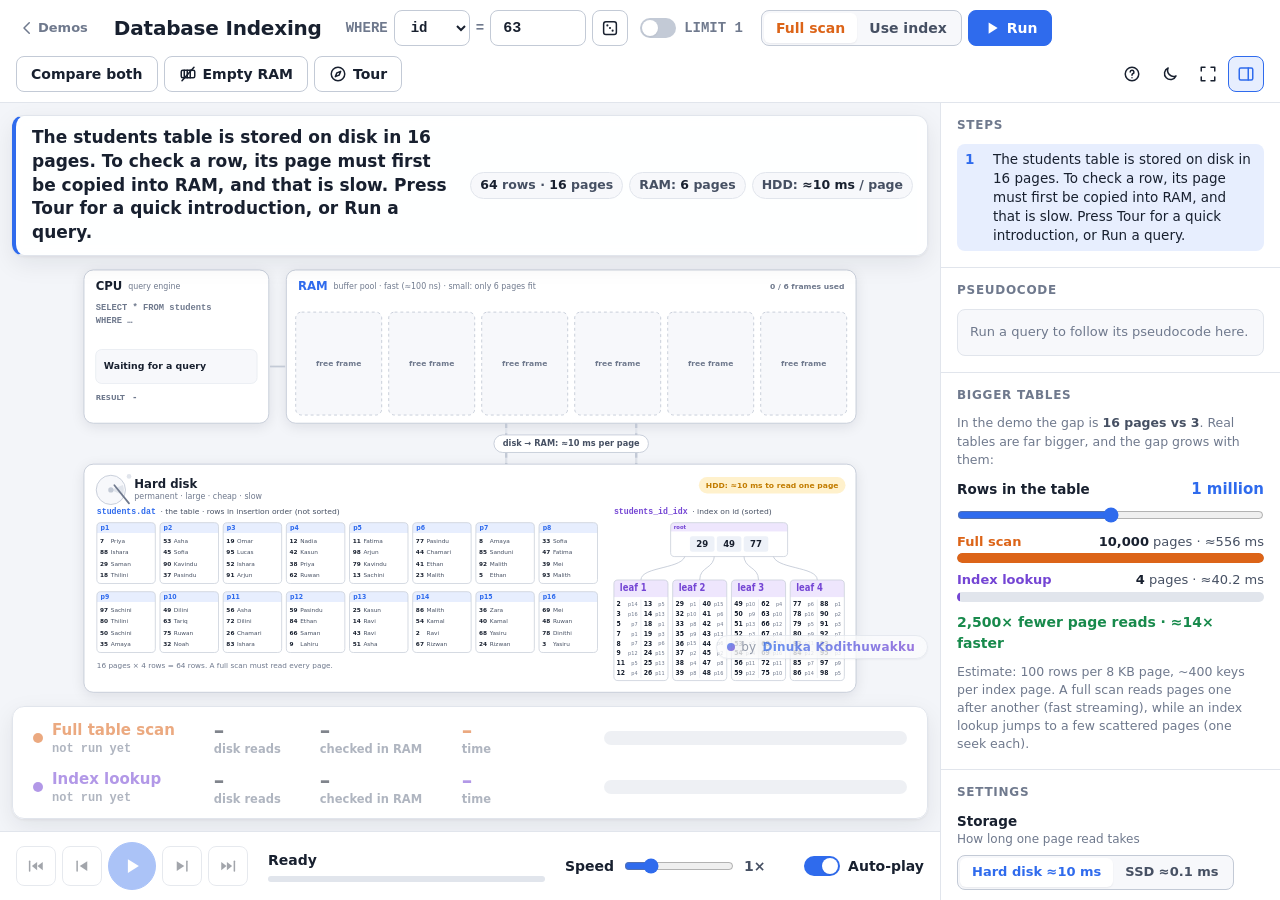
<file: indexing/index.html>
<!doctype html>
<html lang="en">
<head>
  <meta charset="utf-8">
  <meta name="viewport" content="width=device-width, initial-scale=1">
  <title>Database Indexing</title>
  <meta name="author" content="Dinuka Kodithuwakku">
  <script>try { var t = localStorage.getItem('lecture-demos.theme'); if (t) document.documentElement.dataset.theme = t; } catch (e) {}</script>
  <link rel="stylesheet" href="../shared/theme.css">
  <link rel="stylesheet" href="indexing.css">
</head>
<body>
  <!-- Icon sprite -->
  <svg width="0" height="0" style="position:absolute" aria-hidden="true">
    <symbol id="i-back" viewBox="0 0 24 24"><path d="M15 5l-7 7 7 7"/></symbol>
    <symbol id="i-play" viewBox="0 0 24 24"><path d="M7.5 4.5v15l12-7.5z" fill="currentColor" stroke="none"/></symbol>
    <symbol id="i-pause" viewBox="0 0 24 24"><rect x="6" y="5" width="4" height="14" rx="1" fill="currentColor" stroke="none"/><rect x="14" y="5" width="4" height="14" rx="1" fill="currentColor" stroke="none"/></symbol>
    <symbol id="i-next" viewBox="0 0 24 24"><path d="M5 5.5v13l10-6.5z" fill="currentColor" stroke="none"/><path d="M18.5 5.5v13"/></symbol>
    <symbol id="i-prev" viewBox="0 0 24 24"><path d="M19 5.5v13L9 12z" fill="currentColor" stroke="none"/><path d="M5.5 5.5v13"/></symbol>
    <symbol id="i-end" viewBox="0 0 24 24"><path d="M3 6.5v11l7-5.5zM10.5 6.5v11l7-5.5z" fill="currentColor" stroke="none"/><path d="M20.5 5.5v13"/></symbol>
    <symbol id="i-start" viewBox="0 0 24 24"><path d="M21 6.5v11L14 12zM13.5 6.5v11L6.5 12z" fill="currentColor" stroke="none"/><path d="M3.5 5.5v13"/></symbol>
    <symbol id="i-dice" viewBox="0 0 24 24"><rect x="3.5" y="3.5" width="17" height="17" rx="3"/><circle cx="8.5" cy="8.5" r="1.4" fill="currentColor" stroke="none"/><circle cx="12" cy="12" r="1.4" fill="currentColor" stroke="none"/><circle cx="15.5" cy="15.5" r="1.4" fill="currentColor" stroke="none"/></symbol>
    <symbol id="i-flush" viewBox="0 0 24 24"><rect x="3" y="7" width="18" height="10" rx="2"/><path d="M7 7v10M11 7v10M15 7v10"/><path d="M4 21 20 3"/></symbol>
    <symbol id="i-tour" viewBox="0 0 24 24"><circle cx="12" cy="12" r="9"/><path d="m15.5 8.5-2 5-5 2 2-5z"/></symbol>
    <symbol id="i-sun" viewBox="0 0 24 24"><circle cx="12" cy="12" r="4"/><path d="M12 2v2M12 20v2M4.9 4.9l1.4 1.4M17.7 17.7l1.4 1.4M2 12h2M20 12h2M4.9 19.1l1.4-1.4M17.7 6.3l1.4-1.4"/></symbol>
    <symbol id="i-moon" viewBox="0 0 24 24"><path d="M20 14.5A8 8 0 0 1 9.5 4a8 8 0 1 0 10.5 10.5z"/></symbol>
    <symbol id="i-expand" viewBox="0 0 24 24"><path d="M8 3H3v5M16 3h5v5M21 16v5h-5M3 16v5h5"/></symbol>
    <symbol id="i-sidebar" viewBox="0 0 24 24"><rect x="3" y="4" width="18" height="16" rx="2"/><path d="M15 4v16"/></symbol>
    <symbol id="i-help" viewBox="0 0 24 24"><circle cx="12" cy="12" r="9"/><path d="M9.6 9.3a2.5 2.5 0 1 1 3.4 2.4c-.6.3-1 .8-1 1.5v.5"/><circle cx="12" cy="17" r=".9" fill="currentColor" stroke="none"/></symbol>
    <symbol id="i-x" viewBox="0 0 24 24"><path d="M6 6l12 12M18 6 6 18"/></symbol>
  </svg>

  <div class="app">
    <header class="topbar">
      <a class="home" href="../index.html" title="All demos"><svg class="icon"><use href="#i-back"/></svg>Demos</a>
      <h1 class="title">Database Indexing</h1>

      <div class="group query" title="The query to run: SELECT * FROM students WHERE …">
        <span class="sql">WHERE</span>
        <select id="colSelect" class="input" aria-label="Column">
          <option value="id">id</option>
          <option value="name">name</option>
        </select>
        <span class="sql">=</span>
        <input id="valInput" class="input val-input" autocomplete="off" spellcheck="false" aria-label="Value to look for">
        <button id="btnDice" class="btn btn-icon" title="Pick a random value from the table" aria-label="Random value"><svg class="icon"><use href="#i-dice"/></svg></button>
        <label class="switch limit-switch" title="LIMIT 1: stop the full scan at the first matching row (L)">
          <input id="limitOne" type="checkbox"><span class="track"></span><span class="sql">LIMIT 1</span>
        </label>
      </div>

      <div class="group">
        <div class="seg seg-method" id="segMethod" data-prop="method" role="group" aria-label="Access method">
          <button data-v="scan" title="Read every page and check every row">Full scan</button>
          <button data-v="index" title="Look the value up in the index on id">Use index</button>
        </div>
        <button id="btnRun" class="btn btn-primary" title="Run the query (Enter / R)"><svg class="icon"><use href="#i-play"/></svg>Run</button>
      </div>

      <div class="group">
        <button id="btnCompare" class="btn" title="Run a full scan, then an index lookup, each from empty RAM (C)">Compare both</button>
        <button id="btnFlush" class="btn" title="Empty the buffer pool: a cold cache (E)"><svg class="icon"><use href="#i-flush"/></svg>Empty RAM</button>
        <button id="btnTour" class="btn" title="A one-minute guided introduction (T)"><svg class="icon"><use href="#i-tour"/></svg>Tour</button>
      </div>

      <div class="tools">
        <button id="btnHelp" class="btn btn-icon btn-ghost" title="Help & shortcuts (?)" aria-label="Help"><svg class="icon"><use href="#i-help"/></svg></button>
        <button id="btnTheme" class="btn btn-icon btn-ghost theme-btn" title="Light / dark" aria-label="Toggle theme"><svg class="icon i-moon"><use href="#i-moon"/></svg><svg class="icon i-sun"><use href="#i-sun"/></svg></button>
        <button id="btnFullscreen" class="btn btn-icon btn-ghost" title="Fullscreen" aria-label="Fullscreen"><svg class="icon"><use href="#i-expand"/></svg></button>
        <button id="btnSidebar" class="btn btn-icon btn-ghost" title="Show / hide side panel" aria-label="Toggle side panel"><svg class="icon"><use href="#i-sidebar"/></svg></button>
      </div>
    </header>

    <main class="main">
      <section class="stage">
        <div class="canvas-wrap" id="canvasWrap">
          <canvas id="canvas" aria-label="Disk, RAM and CPU while a query runs"></canvas>

          <div class="caption" id="caption" data-status="info" aria-live="polite">
            <p class="caption-text" id="captionText"></p>
            <div class="rules" id="rules"></div>
          </div>
          <div class="toast" id="toast" role="status"></div>

          <div class="board" id="board" aria-label="Scoreboard">
            <div class="lane" data-lane="scan">
              <div class="lane-name"><span class="dot"></span><div><b>Full table scan</b><small data-k="where">not run yet</small></div></div>
              <div class="lane-num"><b data-k="reads">–</b><span>disk reads</span></div>
              <div class="lane-num"><b data-k="checks">–</b><span data-k="checksSub">checked in RAM</span></div>
              <div class="lane-num lane-time"><b data-k="time">–</b><span data-k="split">time</span></div>
              <div class="lane-bar"><div class="track"><i data-k="bar"></i></div><em data-k="tag"></em></div>
            </div>
            <div class="lane" data-lane="index">
              <div class="lane-name"><span class="dot"></span><div><b>Index lookup</b><small data-k="where">not run yet</small></div></div>
              <div class="lane-num"><b data-k="reads">–</b><span>disk reads</span></div>
              <div class="lane-num"><b data-k="checks">–</b><span data-k="checksSub">checked in RAM</span></div>
              <div class="lane-num lane-time"><b data-k="time">–</b><span data-k="split">time</span></div>
              <div class="lane-bar"><div class="track"><i data-k="bar"></i></div><em data-k="tag"></em></div>
            </div>
          </div>
        </div>

        <footer class="player">
          <div class="transport">
            <button id="btnStart" class="btn btn-icon" title="Start of this run (Home)" aria-label="Start of run"><svg class="icon"><use href="#i-start"/></svg></button>
            <button id="btnBack" class="btn btn-icon" title="Previous step (←)" aria-label="Previous step"><svg class="icon"><use href="#i-prev"/></svg></button>
            <button id="btnPlay" class="btn btn-icon btn-primary play" title="Play / pause (Space)" aria-label="Play"><svg class="icon"><use href="#i-play"/></svg></button>
            <button id="btnNext" class="btn btn-icon" title="Next step (→)" aria-label="Next step"><svg class="icon"><use href="#i-next"/></svg></button>
            <button id="btnEnd" class="btn btn-icon" title="Skip to the end (End)" aria-label="Skip to end"><svg class="icon"><use href="#i-end"/></svg></button>
          </div>
          <div class="progress">
            <div class="progress-label"><strong id="opLabel">Ready</strong><span id="stepLabel"></span><span id="queueLabel" class="queue"></span></div>
            <div class="progress-bar"><div id="progressFill"></div></div>
          </div>
          <label class="speed">Speed
            <input id="speed" type="range" min="0.25" max="4" step="0.25" value="1">
            <output id="speedOut">1×</output>
          </label>
          <label class="switch" title="Play runs automatically; turn off to advance step by step">
            <input id="autoplay" type="checkbox" checked><span class="track"></span>Auto-play
          </label>
        </footer>
      </section>

      <aside class="sidebar" id="sidebar">
        <section class="panel">
          <h2>Steps <span id="stepsTitle"></span></h2>
          <ol class="step-log" id="stepLog"></ol>
        </section>

        <section class="panel">
          <h2>Pseudocode</h2>
          <div class="pseudo" id="pseudo"></div>
        </section>

        <section class="panel">
          <h2>Bigger tables</h2>
          <p class="note" id="scaleIntro"></p>
          <label class="scale-label" for="scaleRange">Rows in the table <output id="scaleOut"></output></label>
          <input id="scaleRange" class="scale-range" type="range" min="0" max="6" step="1" value="3">
          <div class="scale" id="scaleTable"></div>
          <p class="scale-verdict" id="scaleVerdict"></p>
          <p class="note">Estimate: 100 rows per 8 KB page, ~400 keys per index page. A full scan reads pages one after another (fast streaming), while an index lookup jumps to a few scattered pages (one seek each).</p>
        </section>

        <section class="panel">
          <h2>Settings</h2>
          <div class="setting">
            <div class="setting-label">Storage<small>How long one page read takes</small></div>
            <div class="seg" id="segDisk" data-prop="disk">
              <button data-v="hdd">Hard disk ≈10 ms</button><button data-v="ssd">SSD ≈0.1 ms</button>
            </div>
          </div>
          <div class="setting">
            <div class="setting-label">RAM size<small>Pages that fit in the buffer pool</small></div>
            <div class="seg" id="segFrames" data-prop="frames">
              <button data-v="4">4</button><button data-v="6">6</button><button data-v="8">8</button>
            </div>
          </div>
          <div class="setting">
            <button id="btnNewData" class="btn"><svg class="icon"><use href="#i-dice"/></svg>New random table</button>
          </div>
        </section>

        <section class="panel">
          <h2>Legend</h2>
          <ul class="legend">
            <li><span class="sw sw-data"></span>Table page</li>
            <li><span class="sw sw-index"></span>Index page</li>
            <li><span class="sw sw-reading"></span>Being read</li>
            <li><span class="sw sw-visited"></span>Read this query</li>
            <li><span class="sw sw-ram"></span>Copy in RAM</li>
            <li><span class="sw sw-match"></span>Match</li>
            <li><span class="sw sw-nomatch"></span>Checked, no match</li>
            <li><span class="sw sw-compare"></span>Compared key</li>
            <li><span class="sw sw-ptr"></span>Pointer followed</li>
            <li><span class="sw sw-free"></span>Free RAM frame</li>
          </ul>
        </section>
      </aside>
    </main>
  </div>

  <div class="modal" id="help" hidden>
    <div class="modal-card" role="dialog" aria-modal="true" aria-labelledby="helpTitle">
      <button class="btn btn-icon btn-ghost modal-close" id="btnHelpClose" aria-label="Close"><svg class="icon"><use href="#i-x"/></svg></button>
      <h2 id="helpTitle">How database indexing works</h2>
      <div class="help-grid">
        <section>
          <h3>The ideas</h3>
          <ul>
            <li>A table is stored on <b>disk</b> as a file split into <b>pages</b> (blocks). The disk always reads whole pages.</li>
            <li>The CPU can only check rows that are in <b>RAM</b>, so pages are first copied into the <b>buffer pool</b>. RAM is fast but small; when it is full the least recently used page is evicted.</li>
            <li>A disk read is roughly 100,000× slower than a RAM access, so a query's speed is mostly the <b>number of pages it reads from disk</b>.</li>
            <li><b>Full table scan</b>: rows are not sorted, so every page must be read and every row checked.</li>
            <li><b>Index</b>: a separate, sorted structure of <code>key → (page, slot)</code>. The root narrows the search to one leaf, binary search finds the entry, and only one data page is read.</li>
            <li>An index only helps queries on its column: a <code>WHERE name = …</code> query can't use an index on <code>id</code>.</li>
          </ul>
          <h3>Simplifications</h3>
          <ul>
            <li>In the animation every page read costs the same. Real disks stream neighbouring pages faster, which is why a full scan can win on tiny tables (see <b>Bigger tables</b>).</li>
            <li>The table has no constraints, so without an index the database can't know an id is unique and keeps scanning after a match. Switch on <b>LIMIT 1</b> (next to the query) to stop at the first match.</li>
          </ul>
        </section>
        <section>
          <h3>Try this</h3>
          <ul>
            <li>Press <b>Tour</b> for a guided introduction.</li>
            <li>Press <b>Compare both</b>: watch the two scoreboard bars race.</li>
            <li>Run the same index lookup twice, the second time the pages are already in RAM.</li>
            <li>Pick <b>name</b> and <b>Use index</b> to see the planner fall back to a full scan.</li>
            <li>Look up an id that doesn't exist (e.g. find one missing from the leaves).</li>
          </ul>
          <h3>Keyboard</h3>
          <table class="keys">
            <tr><td><span class="kbd">Space</span></td><td>Play / pause</td></tr>
            <tr><td><span class="kbd">→</span> <span class="kbd">←</span></td><td>Next / previous step</td></tr>
            <tr><td><span class="kbd">Home</span> <span class="kbd">End</span></td><td>Start of run / skip to end</td></tr>
            <tr><td><span class="kbd">R</span> or <span class="kbd">Enter</span></td><td>Run the query</td></tr>
            <tr><td><span class="kbd">S</span> <span class="kbd">X</span></td><td>Full scan / use index</td></tr>
            <tr><td><span class="kbd">C</span></td><td>Compare both</td></tr>
            <tr><td><span class="kbd">L</span></td><td>LIMIT 1 on / off</td></tr>
            <tr><td><span class="kbd">E</span></td><td>Empty RAM</td></tr>
            <tr><td><span class="kbd">T</span></td><td>Tour</td></tr>
            <tr><td><span class="kbd">I</span></td><td>Type a value</td></tr>
            <tr><td><span class="kbd">?</span></td><td>This help</td></tr>
          </table>
        </section>
      </div>
      <p class="credit">Created by <b data-author></b></p>
    </div>
  </div>

  <script src="../shared/shell.js"></script>
  <script src="idx-model.js"></script>
  <script src="idx-view.js"></script>
  <script src="idx-app.js"></script>
</body>
</html>
</file>
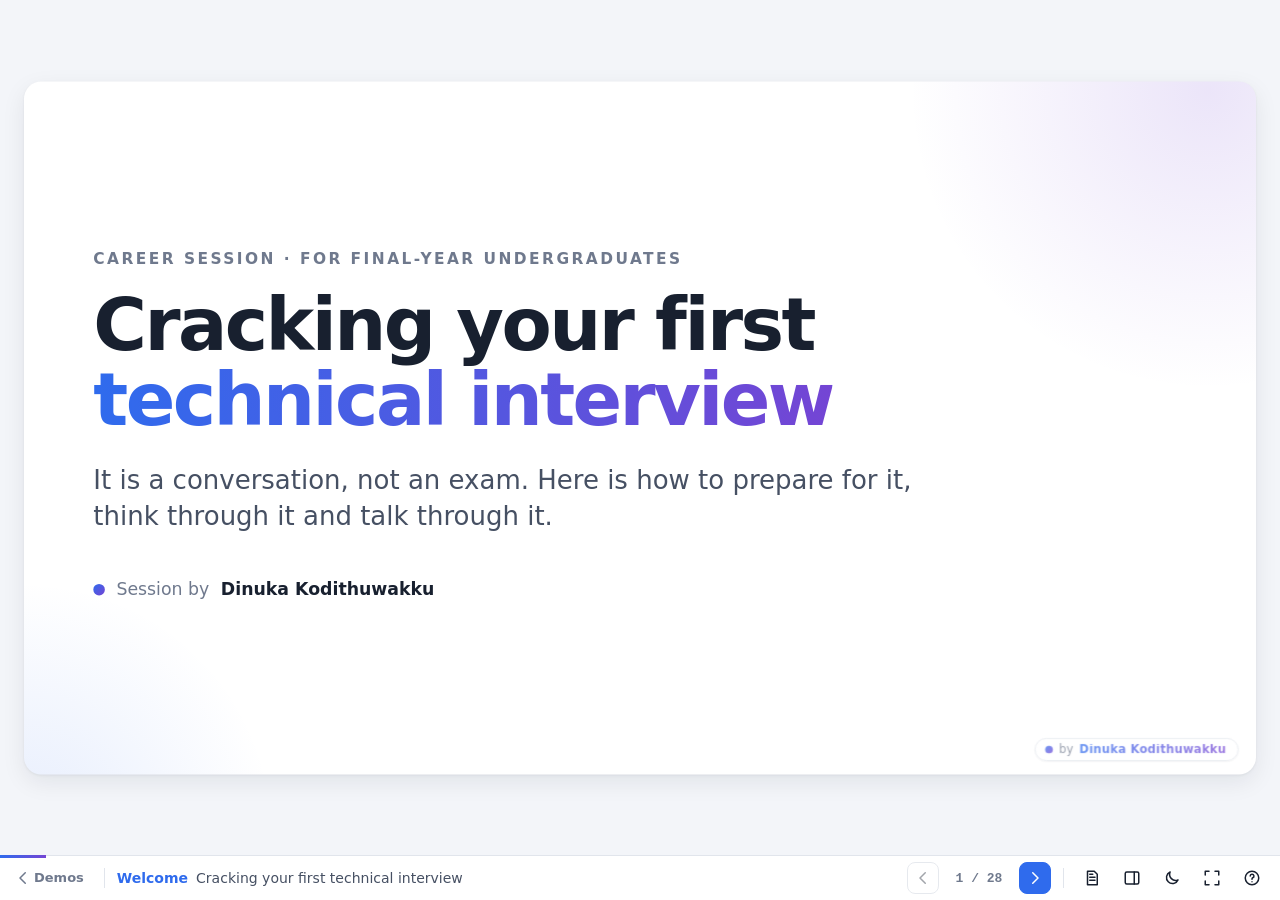
<file: interview-prep/index.html>
<!doctype html>
<html lang="en">
<head>
  <meta charset="utf-8">
  <meta name="viewport" content="width=device-width, initial-scale=1">
  <title>Interview Prep</title>
  <meta name="author" content="Dinuka Kodithuwakku">
  <meta name="description" content="Technical interview preparation for graduates: mindset, projects, answering questions, thinking aloud, DSA patterns, system design and practice.">
  <script>try { var t = localStorage.getItem('lecture-demos.theme'); if (t) document.documentElement.dataset.theme = t; } catch (e) {}</script>
  <link rel="stylesheet" href="../shared/theme.css">
  <link rel="stylesheet" href="interview.css">
</head>
<body>
  <svg width="0" height="0" style="position:absolute" aria-hidden="true">
    <symbol id="i-back" viewBox="0 0 24 24"><path d="M15 5l-7 7 7 7"/></symbol>
    <symbol id="i-left" viewBox="0 0 24 24"><path d="M15 5l-7 7 7 7"/></symbol>
    <symbol id="i-right" viewBox="0 0 24 24"><path d="M9 5l7 7-7 7"/></symbol>
    <symbol id="i-sun" viewBox="0 0 24 24"><circle cx="12" cy="12" r="4"/><path d="M12 2v2M12 20v2M4.9 4.9l1.4 1.4M17.7 17.7l1.4 1.4M2 12h2M20 12h2M4.9 19.1l1.4-1.4M17.7 6.3l1.4-1.4"/></symbol>
    <symbol id="i-moon" viewBox="0 0 24 24"><path d="M20 14.5A8 8 0 0 1 9.5 4a8 8 0 1 0 10.5 10.5z"/></symbol>
    <symbol id="i-expand" viewBox="0 0 24 24"><path d="M8 3H3v5M16 3h5v5M21 16v5h-5M3 16v5h5"/></symbol>
    <symbol id="i-sidebar" viewBox="0 0 24 24"><rect x="3" y="4" width="18" height="16" rx="2"/><path d="M15 4v16"/></symbol>
    <symbol id="i-notes" viewBox="0 0 24 24"><path d="M6 3h9l4 4v14H6z"/><path d="M9 11h7M9 15h7M9 7h4"/></symbol>
    <symbol id="i-help" viewBox="0 0 24 24"><circle cx="12" cy="12" r="9"/><path d="M9.6 9.3a2.5 2.5 0 1 1 3.4 2.4c-.6.3-1 .8-1 1.5v.5"/><circle cx="12" cy="17" r=".9" fill="currentColor" stroke="none"/></symbol>
    <symbol id="i-x" viewBox="0 0 24 24"><path d="M6 6l12 12M18 6 6 18"/></symbol>
  </svg>

  <div class="app">
    <div class="stage" id="stage">
      <div class="deck" id="deck" data-watermark-host>

        <!-- 1 · Title -->
        <section class="slide title-slide center" data-part="Welcome" data-title="Cracking your first technical interview">
          <div class="eyebrow">Career session · for final-year undergraduates</div>
          <h1>Cracking your first <span class="grad">technical interview</span></h1>
          <p class="sub">It is a conversation, not an exam. Here is how to prepare for it, think through it and talk through it.</p>
          <div class="byline"><span class="dot"></span>Session by <b data-author></b></div>
          <aside class="notes">
            <p>Introduce yourself as someone who sits on the interviewer side of the table: "Today I will tell you what we look for."</p>
            <p>Open with a question to the room: "Who has already faced a technical interview? Who felt it went like a viva?"</p>
            <p>Promise: by the end they will know what we, the interviewers, actually look for and have a plan to practise it.</p>
          </aside>
        </section>

        <!-- 2 · The one idea -->
        <section class="slide" data-part="Mindset" data-title="An interview is a two-way conversation">
          <div class="kicker"><b>01</b>Mindset</div>
          <h2 class="head">An interview is a <em>two-way conversation</em>, not an exam or a viva</h2>
          <table class="vs">
            <thead><tr><th>An exam or viva</th><th>A job interview</th></tr></thead>
            <tbody>
              <tr class="f"><td>Checks how well you studied</td><td>Checks how you think, work and communicate</td></tr>
              <tr class="f"><td>Gives marks for right answers</td><td>Looks for fit, on both sides</td></tr>
              <tr class="f"><td>The examiner judges you</td><td>You are judging the company too</td></tr>
              <tr class="f"><td>Questions try to catch what you missed</td><td>Questions try to understand you</td></tr>
              <tr class="f"><td>One correct answer wins</td><td>How you got there matters as much as where you landed</td></tr>
            </tbody>
          </table>
          <p class="small mt-auto f">Goal of the hour: walk out able to <b>have</b> that conversation well.</p>
          <aside class="notes">
            <p>This is the frame for everything else. Come back to it often.</p>
            <p>Both sides are trying to answer one question: "Are we a good match?"</p>
          </aside>
        </section>

        <!-- 3 · Agenda -->
        <section class="slide" data-part="Mindset" data-title="Today's plan">
          <div class="kicker"><b>00</b>Agenda</div>
          <h2 class="head">Seven things we cover in the next hour</h2>
          <div class="agenda">
            <div class="item"><span class="n">01</span><span class="t">Mindset</span><span class="d">Why the bar went up, fit works both ways</span><span class="time">6 min</span></div>
            <div class="item"><span class="n">02</span><span class="t">Projects &amp; CV</span><span class="d">Your contribution is your experience</span><span class="time">10 min</span></div>
            <div class="item"><span class="n">03</span><span class="t">Answering well</span><span class="d">Answer first, honesty, the right length</span><span class="time">10 min</span></div>
            <div class="item"><span class="n">04</span><span class="t">Thinking aloud</span><span class="d">Three worked problems, out loud</span><span class="time">14 min</span></div>
            <div class="item"><span class="n">05</span><span class="t">DSA patterns</span><span class="d">Recognise, do not memorise</span><span class="time">6 min</span></div>
            <div class="item"><span class="n">06</span><span class="t">System design</span><span class="d">Everything is a trade-off</span><span class="time">7 min</span></div>
            <div class="item"><span class="n">07</span><span class="t">Practice &amp; AI</span><span class="d">Mocks, AI as a coach, your plan</span><span class="time">7 min</span></div>
            <div class="item" style="background:var(--accent-soft)"><span class="n">?</span><span class="t">Q&amp;A</span><span class="d">Anything you want to ask</span><span class="time">rest</span></div>
          </div>
          <aside class="notes"><p>Keep this quick, 20 seconds. If time runs short later, shorten part 5, never the worked problems.</p></aside>
        </section>

        <!-- 4 · Bar is higher -->
        <section class="slide" data-part="Mindset" data-title="The bar for entry-level roles is higher now">
          <div class="kicker"><b>01</b>Mindset</div>
          <h2 class="head">Fundamentals used to be enough. Today you also need <em>hands-on proof</em></h2>
          <div class="cols wide-right">
            <div class="box">
              <h3>Why the bar went up</h3>
              <ul class="ticks tight small">
                <li class="f"><b>More candidates</b> per opening: more graduates, bootcamps, self-taught developers</li>
                <li class="f"><b>The AI shift:</b> routine code is cheap now, so judgement and problem solving matter more</li>
                <li class="f"><b>Remote hiring</b> means you compete with a much wider pool</li>
                <li class="f"><b>Fewer junior openings</b> after the industry's hiring slowdown</li>
                <li class="f"><b>Online assessments</b> filter hundreds of applicants before a human sees you</li>
              </ul>
            </div>
            <div class="stack">
              <div class="box accent f">
                <h3>So what?</h3>
                <p>Knowing concepts gets you in the door. <b>Showing us you have built things</b> gets you the job.</p>
              </div>
              <div class="box violet f">
                <h3>Your projects are your experience</h3>
                <p class="small">Academic, personal, hackathon, open source: put them on your CV and know them inside out.</p>
              </div>
            </div>
          </div>
          <aside class="notes">
            <p>Not to scare them: the good news is the "hands-on proof" is something they already have from coursework, they just need to present it.</p>
          </aside>
        </section>

        <!-- 5 · Fit both ways -->
        <section class="slide" data-part="Mindset" data-title="Fit works both ways">
          <div class="kicker"><b>01</b>Mindset</div>
          <h2 class="head">You are choosing us as much as we are choosing you</h2>
          <div class="cols">
            <div class="box f">
              <span class="tag accent">We ask</span>
              <ul class="ticks tight" style="margin-top:12px">
                <li>Can this person do the work?</li>
                <li>Will they learn and grow fast?</li>
                <li>Will they work well in our team?</li>
              </ul>
            </div>
            <div class="box f">
              <span class="tag violet">You ask</span>
              <ul class="ticks tight" style="margin-top:12px">
                <li>Do I like the <b>domain</b> you work in?</li>
                <li>Do I want to learn your <b>tech stack</b>?</li>
                <li>Does your <b>culture</b> suit how I work?</li>
              </ul>
            </div>
          </div>
          <div class="box good f" style="margin-top:22px">
            <h3>Not selected does not mean not good enough</h3>
            <p>When we do not select you, it often means <b>not the best fit for that role, at that time</b>. You will not fit everywhere, and you do not need to. Do not take it personally: learn from it and move to the next one.</p>
          </div>
          <aside class="notes"><p>Share a personal story of a rejection that turned out well, if you have one.</p></aside>
        </section>

        <!-- 6 · Research -->
        <section class="slide" data-part="Mindset" data-title="Research the company first">
          <div class="kicker"><b>01</b>Mindset</div>
          <h2 class="head">Spend 15 minutes researching the company, even for a career fair walk-in</h2>
          <div class="cols wide-left">
            <div class="box">
              <h3>What to find out</h3>
              <ul class="ticks tight small">
                <li class="f"><b>What we build:</b> products, clients, domain (fintech, health, telco...)</li>
                <li class="f"><b>Tech stack:</b> job post, engineering blog, GitHub, engineers' LinkedIn</li>
                <li class="f"><b>Culture and size:</b> startup or enterprise, how teams work</li>
                <li class="f"><b>Recent news:</b> new product, funding, expansion</li>
              </ul>
              <p class="small f" style="margin-top:14px">Use it: pick project examples that match our stack and domain. We notice when you did.</p>
            </div>
            <div class="box accent f">
              <h3>Ask us good questions</h3>
              <ul class="ticks tight small">
                <li>"What does a new graduate work on in the first three months?"</li>
                <li>"How do code reviews and mentoring work in the team?"</li>
                <li>"I saw you moved to microservices last year. How did that go?"</li>
                <li>"What does success look like after six months?"</li>
              </ul>
              <p class="small" style="margin-top:12px">Questions show us genuine interest, and help <b>you</b> decide.</p>
            </div>
          </div>
          <aside class="notes"><p>"Do you have any questions for us?" is not a formality for us. "No" is a missed chance.</p></aside>
        </section>

        <!-- 7 · Projects are your experience -->
        <section class="slide" data-part="Projects" data-title="Projects are your experience">
          <div class="kicker"><b>02</b>Projects &amp; CV</div>
          <h2 class="head">Projects are your experience: list them, and be ready to explain every line</h2>
          <div class="cols">
            <div class="box">
              <h3>On the CV, for each project</h3>
              <ul class="ticks tight small">
                <li class="f"><b>The problem</b> it solves, in one line</li>
                <li class="f"><b>Your role</b> and what you personally built</li>
                <li class="f"><b>The stack</b> you used</li>
                <li class="f"><b>A result</b>: users, speed, grade, award, a number if you have one</li>
              </ul>
            </div>
            <div class="box">
              <h3>Example line</h3>
              <p class="small f"><b>Campus Bus Tracker</b> · group of 4 · Flutter, Node.js, PostgreSQL</p>
              <p class="small f" style="margin-top:10px">Built the live-location API and map screen; cut location update delay from 10 s to 2 s using WebSockets. Used by 300+ students.</p>
              <p class="small muted f" style="margin-top:12px">Every word here is a question you may be asked. If you cannot talk about it, remove it.</p>
            </div>
          </div>
          <aside class="notes"><p>Academic projects count. Final-year project, group assignments, personal side projects, all of it.</p></aside>
        </section>

        <!-- 8 · Your contribution -->
        <section class="slide" data-part="Projects" data-title="We care about your contribution">
          <div class="kicker"><b>02</b>Projects &amp; CV</div>
          <h2 class="head">We do not care how big the project was. We care <em>what you did</em> in it</h2>
          <div class="chat">
            <div class="msg f"><span class="who">Interviewer</span><div class="bubble">Tell me about your final-year project.</div></div>
            <div class="msg bad f"><span class="who">Weak</span><div class="bubble">It is a streaming platform like Netflix. It has login, recommendations, payments, an admin panel, and we used React, Spring Boot and MySQL...</div></div>
            <div class="msg f"><span class="who">Interviewer</span><div class="bubble silence">(thinking) Okay, but what did <b>you</b> do?</div></div>
            <div class="msg good f"><span class="who">Strong</span><div class="bubble">I owned the recommendation service. I designed the ratings table, wrote the API, and brought response time from 2 s to 300 ms by caching popular results. The team was four people; the others did payments, UI and admin.</div></div>
          </div>
          <p class="small mt-auto f">Even a Netflix-sized group project tells us nothing until we hear <b>your role, your decisions and your contribution</b>.</p>
          <aside class="notes"><p>Ask the room: "Which answer lets us ask a good follow-up?" The strong one, because it has concrete hooks: caching, 2 s to 300 ms.</p></aside>
        </section>

        <!-- 9 · Know your project -->
        <section class="slide" data-part="Projects" data-title="Know your project in four layers">
          <div class="kicker"><b>02</b>Projects &amp; CV</div>
          <h2 class="head">Prepare each project in four layers, not just the collaboration story</h2>
          <div class="cols c4 stretch">
            <div class="box accent f"><span class="tag accent">1 · Problem</span><p class="small" style="margin-top:10px">What problem does it solve, and for whom? Why does it matter?</p></div>
            <div class="box violet f"><span class="tag violet">2 · Solution</span><p class="small" style="margin-top:10px">Overall architecture. Main components and how they talk. Why this design?</p></div>
            <div class="box f"><span class="tag">3 · Your part</span><p class="small" style="margin-top:10px">What you built, decisions you made, how you worked with the team (Git, reviews, conflicts).</p></div>
            <div class="box good f"><span class="tag good">4 · Lessons</span><p class="small" style="margin-top:10px">What broke, how you fixed it, what you would do differently now.</p></div>
          </div>
          <div class="box f" style="margin-top:20px">
            <h3>Test yourself: can you draw it on a whiteboard in 60 seconds?</h3>
            <p class="small">Mobile app → API server → database, plus whatever else exists (queue, cache, third-party APIs). If you cannot sketch your own system, revisit it before the interview.</p>
          </div>
          <aside class="notes"><p>Common follow-ups: "Why that database?" "What would happen with 10x users?" "What was the hardest bug?" "If you started again, what would you change?"</p></aside>
        </section>

        <!-- 10 · True story, practised delivery -->
        <section class="slide" data-part="Projects" data-title="True story, practised delivery">
          <div class="kicker"><b>02</b>Projects &amp; CV</div>
          <h2 class="head">Never invent the story. <em>Practise how you tell it</em></h2>
          <div class="cols">
            <div class="stack">
              <div class="box bad f">
                <h3>Do not fabricate</h3>
                <p class="small">Follow-up questions go deep fast. A made-up story falls apart by the third "why", and so does our trust in you.</p>
              </div>
              <div class="box good f">
                <h3>Do practise the articulation</h3>
                <p class="small">Not a memorised script: know the points, then say them out loud until it comes out clear, in any order we ask.</p>
              </div>
            </div>
            <div class="box accent f">
              <h3>Follow-ups are not a lie detector</h3>
              <p class="small">When we ask "Why did you use MongoDB?", we are not checking if you really did it.</p>
              <p class="small">We want to see <b>how you handled the problem</b>: what you considered, what you chose, what you learned.</p>
              <p class="small" style="margin-top:12px">For "tell me about a time..." questions, use <b>STAR</b>: Situation, Task, Action (the biggest part), Result.</p>
            </div>
          </div>
          <aside class="notes"><p>Remind them again: this is not a viva. We are not trying to catch anyone out.</p></aside>
        </section>

        <!-- 11 · Answer first -->
        <section class="slide" data-part="Answering" data-title="Answer first, then the reasons">
          <div class="kicker"><b>03</b>Answering well</div>
          <h2 class="head">Give your answer first, then the facts that support it</h2>
          <div class="msg f" style="margin-bottom:12px"><span class="who">Interviewer</span><div class="bubble">Which database would you choose for an online shop's orders and payments?</div></div>
          <div class="msg bad f" style="margin-bottom:14px"><span class="who">Weak</span><div class="bubble">Hmm, so in my last project we first used MySQL, then someone said MongoDB is faster, and we had some JSON data too... and payments need transactions I think, and SQL is common... so maybe PostgreSQL?</div></div>
          <div class="anchor compact f">
            <div class="main"><small>Strong · answer first</small>"I would pick PostgreSQL."</div>
            <div class="facts">
              <div class="fact f">Reason 1: the data is relational: users, orders, payments</div>
              <div class="fact f">Reason 2: payments need transactions</div>
              <div class="fact f">Reason 3: the team is familiar with SQL already</div>
            </div>
          </div>
          <div class="cols" style="margin-top:16px">
            <div class="box f">
              <h3>Why it works</h3>
              <p class="small">The listener gets a hook first, so every fact has a place to attach to.</p>
            </div>
            <div class="box warn f">
              <h3>Remember who is listening</h3>
              <p class="small">We are busy, often tired after many candidates. Once we get lost, we stop listening.</p>
            </div>
          </div>
          <p class="small mt-auto f">Works everywhere: stand-ups, emails, life. <b>Every headline in this deck does it too.</b></p>
          <aside class="notes">
            <p>Contrast: story first ("So first we looked at MySQL, then someone said MongoDB, then...") leaves the listener guessing where it is going.</p>
            <p>It is a skill, not a talent. You only get it by practising.</p>
          </aside>
        </section>

        <!-- 12 · I don't know -->
        <section class="slide" data-part="Answering" data-title="Say I don't know, then add what you do know">
          <div class="kicker"><b>03</b>Answering well</div>
          <h2 class="head">If you do not know, say so clearly, then add what you <em>do</em> know</h2>
          <div class="chat">
            <div class="msg f"><span class="who">Interviewer</span><div class="bubble">Have you worked with React?</div></div>
            <div class="msg bad f"><span class="who">Weak</span><div class="bubble">Yes, a little... I mean, I have seen some tutorials, it uses components and, um, hooks and things...</div></div>
            <div class="msg good f"><span class="who">Strong</span><div class="bubble">No, not React. But I have built two apps with Angular and one with Vue, so components and state management are familiar. I would expect to pick React up quickly.</div></div>
          </div>
          <div class="cols" style="margin-top:20px">
            <div class="box f"><p class="small">Bluffing loses our interest faster than a gap in knowledge. We do not expect you to know everything.</p></div>
            <div class="box accent f"><p class="small">If what we need is far beyond what you have, that is fine too. It is a conversation: maybe this role is not the fit.</p></div>
          </div>
          <aside class="notes"><p>Same for technical questions: "I am not sure about the exact algorithm, but I know it uses a heap, so my guess is O(n log n)." Partial, honest reasoning beats a confident wrong answer.</p></aside>
        </section>

        <!-- 13 · Keep it simple -->
        <section class="slide" data-part="Answering" data-title="Simple, but not awkwardly simple">
          <div class="kicker"><b>03</b>Answering well</div>
          <h2 class="head">Keep answers simple, but not <em>awkwardly</em> simple</h2>
          <div class="chat">
            <div class="msg f"><span class="who">Interviewer</span><div class="bubble">Can you explain the difference between a queue and a stack?</div></div>
            <div class="msg bad f"><span class="who">Too short</span><div class="bubble">Yes. <span class="silence">(silence... now we have to say "Go on, explain")</span></div></div>
            <div class="msg bad f"><span class="who">Too long</span><div class="bubble">Five minutes on arrays, linked lists, memory, Java's Deque class, and a story about a lab assignment...</div></div>
            <div class="msg good f"><span class="who">Just right</span><div class="bubble">Yes. The main difference is the order items come out. A queue is first in, first out, like a line at a counter. A stack is last in, first out, like a pile of plates.</div></div>
          </div>
          <p class="small mt-auto f">Then stop. If we want more, we will ask, and that is a good sign, not a failure.</p>
          <aside class="notes"><p>Point out: "Can you explain...?" is a polite way of saying "Explain". Answer the intent, not the literal yes/no.</p></aside>
        </section>

        <!-- 14 · Two questions -->
        <section class="slide" data-part="Answering" data-title="Two questions in one: answer both">
          <div class="kicker"><b>03</b>Answering well</div>
          <h2 class="head">Two questions in one breath? Relax, and answer both parts</h2>
          <div class="chat">
            <div class="msg f"><span class="who">Interviewer</span><div class="bubble">Can you explain the difference between a queue and a stack, <b>and</b> where have you used them in your projects?</div></div>
            <div class="msg good f"><span class="who">You</span><div class="bubble">Two parts, let me take them in order. <b>First</b>, the difference: a queue is first in, first out, a stack is last in, first out. <b>Second</b>, in my food delivery project I used a queue for incoming orders so they were processed in arrival order, and a stack for the undo feature in the cart.</div></div>
          </div>
          <div class="cols c3" style="margin-top:20px">
            <div class="box f"><h3>Signpost</h3><p class="small">"Two parts", "first", "second" keeps both of you on track.</p></div>
            <div class="box f"><h3>Ask if needed</h3><p class="small">"Could you repeat the second part?" is perfectly fine.</p></div>
            <div class="box good f"><h3>Breathe</h3><p class="small">We are not there to rag you. It is a friendly conversation to check fit.</p></div>
          </div>
          <aside class="notes"><p>It is fine to take a few seconds of silence before answering a question. Saying "Let me think for a moment" is a strength, not a weakness.</p></aside>
        </section>

        <!-- 15 · Thinking is graded -->
        <section class="slide" data-part="Problem solving" data-title="We grade the thinking, not just the answer">
          <div class="kicker"><b>04</b>Problem solving</div>
          <h2 class="head">In problem solving we grade <em>how you think</em>, not only whether you finish</h2>
          <p class="lead f">An unfinished solution with clear reasoning often beats a correct one written in silence.</p>
          <div class="flow">
            <div class="st f"><div class="n">1</div><div class="t">Clarify</div><div class="d">Inputs, size, edge cases, expected output. Never assume.</div></div>
            <div class="st f"><div class="n">2</div><div class="t">Examples</div><div class="d">Work a normal and an edge case by hand.</div></div>
            <div class="st f"><div class="n">3</div><div class="t">Brute force</div><div class="d">Say the simple way and its cost. Do not code it yet.</div></div>
            <div class="st f"><div class="n">4</div><div class="t">Optimise</div><div class="d">Find the repeated work. Which structure removes it?</div></div>
            <div class="st f"><div class="n">5</div><div class="t">Code</div><div class="d">Clean names, small steps, narrate as you go.</div></div>
            <div class="st f"><div class="n">6</div><div class="t">Test</div><div class="d">Trace your own code on an example before saying "done".</div></div>
          </div>
          <div class="chips mt-auto f">
            <span class="chip"><b>✓</b>Problem solving</span>
            <span class="chip"><b>✓</b>Communication</span>
            <span class="chip"><b>✓</b>Coding</span>
            <span class="chip"><b>✓</b>Testing</span>
            <span class="chip"><b>✓</b>Trade-offs</span>
          </div>
          <aside class="notes"><p>The chips are roughly what a typical interview rubric scores. The final answer is only one part of it.</p></aside>
        </section>

        <!-- 16 · Think out loud -->
        <section class="slide" data-part="Problem solving" data-title="Think out loud">
          <div class="kicker"><b>04</b>Problem solving</div>
          <h2 class="head">Think out loud: narrate your <em>intent</em>, not your keystrokes</h2>
          <div class="cols wide-right">
            <div class="stack">
              <div class="box bad f">
                <h3>The silent candidate</h3>
                <p class="small">Two minutes of quiet typing. We cannot help, cannot give credit, and start to worry.</p>
              </div>
              <div class="box good f">
                <h3>The thinking-aloud candidate</h3>
                <p class="small">Even when you are stuck, we can see your reasoning and nudge you with a hint. Hints are part of the process.</p>
              </div>
            </div>
            <div class="box accent f">
              <h3>Phrases to borrow</h3>
              <ul class="ticks tight small">
                <li>"Let me make sure I understand the problem..."</li>
                <li>"A simple way is X. It is O(n²) because..."</li>
                <li>"The repeated work is here, so a hash map could remove it."</li>
                <li>"I am choosing between A and B. I lean to A because..."</li>
                <li>"I am stuck on this part. Let me try a smaller example."</li>
                <li>"Let me trace this with the example before I say it works."</li>
              </ul>
            </div>
          </div>
          <aside class="notes"><p>When you get a hint: acknowledge it ("Ah, so sorting first would help because...") and build on it. Using a hint well is a good signal.</p></aside>
        </section>

        <!-- 17 · Example 1: Two Sum -->
        <section class="slide" data-part="Problem solving" data-title="Worked example 1: pair with a target sum">
          <div class="kicker"><b>04</b>Worked example 1 · warm-up</div>
          <h2 class="head" style="font-size:36px;margin-bottom:16px">Pair with a target sum: show the trade-off, memory for speed</h2>
          <p class="problem">Given a list of numbers and a target, return the positions of two numbers that add up to the target. <code>[2, 7, 11, 15], target 9 → [0, 1]</code></p>
          <div class="cols wide-left">
            <div class="script">
              <div class="step f"><span class="tag accent">Clarify</span><q>Can there be negatives or duplicates? Is there always exactly one answer? Can I use the same element twice?</q></div>
              <div class="step f"><span class="tag">Brute force</span><q>The simple way checks every pair, two loops. That is O(n²) time, O(1) memory.</q></div>
              <div class="step f"><span class="tag violet">Optimise</span><q>For each number I really ask: have I already seen target minus this? A hash map answers that in O(1).</q></div>
              <div class="step f"><span class="tag violet">Trade-off</span><q>So O(n) time, but O(n) extra memory. If memory were tight, I could sort and use two pointers: O(n log n), but I lose the original positions.</q></div>
              <div class="step f"><span class="tag good">Test</span><q>Trace: 2, need 7, not seen, store 2. Then 7, need 2, seen at 0. Return [0, 1].</q></div>
            </div>
            <pre class="code f"><span class="k">def</span> two_sum(nums, target):
    seen = {}             <span class="c"># value -> index</span>
    <span class="k">for</span> i, x <span class="k">in</span> enumerate(nums):
        need = target - x
        <span class="k">if</span> need <span class="k">in</span> seen:
            <span class="k">return</span> [seen[need], i]
        seen[x] = i
    <span class="k">return</span> []          <span class="c"># no pair</span></pre>
          </div>
          <aside class="notes"><p>Very well known problem, which is the point: even on a known problem, we want to hear the clarifying questions and the trade-off, not a recited answer.</p></aside>
        </section>

        <!-- 18 · Example 2: Meeting rooms -->
        <section class="slide" data-part="Problem solving" data-title="Worked example 2: how many meeting rooms">
          <div class="kicker"><b>04</b>Worked example 2 · real-world shape</div>
          <h2 class="head" style="font-size:36px;margin-bottom:16px">Meeting rooms: draw it, spot the pattern, explain the choice</h2>
          <p class="problem">Given meeting times, find the minimum number of rooms needed. <code>[(9,10), (9:30,12), (11,13)] → 2</code></p>
          <div class="cols wide-left">
            <div class="script">
              <div class="step f"><span class="tag accent">Clarify</span><q>If one meeting ends at 10 and another starts at 10, can they share a room? Are times already sorted? How many meetings, roughly?</q></div>
              <div class="step f"><span class="tag">Picture it</span><q>Let me draw them on a timeline. The answer is the most meetings happening at the same moment.</q></div>
              <div class="step f"><span class="tag">Brute force</span><q>Check every minute of the day and count overlaps. Works, but depends on time precision, not on n.</q></div>
              <div class="step f"><span class="tag violet">Optimise</span><q>Sort by start time. Keep the end times of busy rooms in a min-heap. If the earliest-ending room is free, reuse it, else open a new one.</q></div>
              <div class="step f"><span class="tag good">Cost</span><q>Sorting is O(n log n), each heap step O(log n). Memory O(n) in the worst case, when all meetings overlap.</q></div>
            </div>
            <pre class="code f"><span class="k">def</span> min_rooms(meetings):
    meetings.sort()     <span class="c"># by start</span>
    ends = []           <span class="c"># min-heap of ends</span>
    <span class="k">for</span> start, end <span class="k">in</span> meetings:
        <span class="k">if</span> ends <span class="k">and</span> ends[0] &lt;= start:
            heappop(ends) <span class="c"># reuse room</span>
        heappush(ends, end)
    <span class="k">return</span> len(ends)</pre>
          </div>
          <aside class="notes"><p>Point out: drawing the timeline is "thinking aloud" on the whiteboard. Visualising turned a vague problem into "maximum overlap", which is the intervals pattern.</p></aside>
        </section>

        <!-- 19 · Example 3: Rate limiter -->
        <section class="slide" data-part="Problem solving" data-title="Worked example 3: a rate limiter">
          <div class="kicker"><b>04</b>Worked example 3 · open-ended</div>
          <h2 class="head" style="font-size:36px;margin-bottom:16px">Rate limiter: when the question is vague, your questions are the answer</h2>
          <p class="problem">Write <code>allow(user)</code>: each user may make at most 5 requests per minute. Return true or false.</p>
          <div class="cols wide-left">
            <div class="script">
              <div class="step f"><span class="tag accent">Clarify</span><q>Per calendar minute, or any rolling 60 seconds? One server or many? How many users?</q></div>
              <div class="step f"><span class="tag">Simple</span><q>A counter per user that resets each minute. Tiny memory, but 5 at 0:59 and 5 at 1:00 lets 10 through in two seconds.</q></div>
              <div class="step f"><span class="tag violet">Better</span><q>Keep each user's recent request times in a queue and drop the ones older than 60 s. Exact, but stores up to 5 times per user.</q></div>
              <div class="step f"><span class="tag violet">Trade-off</span><q>So it is accuracy against memory. With millions of users across many servers, I would move the counts to a shared store like Redis.</q></div>
              <div class="step f"><span class="tag good">Test</span><q>Edge cases: exactly 60 s apart, a brand new user, a burst of 6 at once.</q></div>
            </div>
            <pre class="code f">log = defaultdict(deque)  <span class="c"># user -> times</span>

<span class="k">def</span> allow(user, now):
    q = log[user]
    <span class="k">while</span> q <span class="k">and</span> q[0] &lt;= now - 60:
        q.popleft()       <span class="c"># older than 1 min</span>
    <span class="k">if</span> len(q) &lt; 5:
        q.append(now)
        <span class="k">return True</span>
    <span class="k">return False</span></pre>
          </div>
          <aside class="notes"><p>This one bridges coding and system design. Even if a candidate never finishes the code, asking the window question and naming the accuracy vs memory trade-off shows us exactly what we wanted to see.</p></aside>
        </section>

        <!-- 20 · Patterns -->
        <section class="slide" data-part="DSA patterns" data-title="Learn patterns, not problems">
          <div class="kicker"><b>05</b>DSA patterns</div>
          <h2 class="head">Learn to <em>recognise patterns</em>, do not memorise solutions</h2>
          <div class="patterns">
            <div class="pat f"><div class="sig">"Have I seen this before?" pairs, counts</div><div class="name">Hash map</div></div>
            <div class="pat f"><div class="sig">Sorted array, find a pair or remove duplicates</div><div class="name">Two pointers</div></div>
            <div class="pat f"><div class="sig">Best contiguous subarray or substring</div><div class="name">Sliding window</div></div>
            <div class="pat f"><div class="sig">Sorted data, or "smallest value that works"</div><div class="name">Binary search</div></div>
            <div class="pat f"><div class="sig">Matching brackets, undo, next greater element</div><div class="name">Stack</div></div>
            <div class="pat f"><div class="sig">Shortest path in a grid, level by level</div><div class="name">BFS</div></div>
            <div class="pat f"><div class="sig">Explore all paths, connected regions</div><div class="name">DFS</div></div>
            <div class="pat f"><div class="sig">Top k, next smallest, merge sorted lists</div><div class="name">Heap</div></div>
            <div class="pat f"><div class="sig">All combinations, permutations, subsets</div><div class="name">Backtracking</div></div>
            <div class="pat f"><div class="sig">Overlapping ranges, schedules</div><div class="name">Sort + intervals</div></div>
            <div class="pat f"><div class="sig">Count the ways, best choice with overlapping subproblems</div><div class="name">Dynamic programming</div></div>
            <div class="pat f"><div class="sig">Cycle or middle of a linked list</div><div class="name">Fast &amp; slow pointers</div></div>
          </div>
          <p class="small mt-auto f">A memorised answer breaks when the question changes one detail. A recognised pattern adapts.</p>
          <aside class="notes"><p>Our three worked examples used three of these: hash map, heap with intervals, queue as a sliding window.</p></aside>
        </section>

        <!-- 21 · Constraints and practice -->
        <section class="slide" data-part="DSA patterns" data-title="Constraints hint at the algorithm">
          <div class="kicker"><b>05</b>DSA patterns</div>
          <h2 class="head">Read the input size: it tells you how fast your solution must be</h2>
          <div class="cols wide-left">
            <div class="ladder">
              <div class="rung f"><span class="n">n ≤ 20</span><span class="o">O(2ⁿ)</span><span class="h">Try every option: backtracking</span></div>
              <div class="rung f"><span class="n">n ≤ 500</span><span class="o">O(n³)</span><span class="h">Triple loops are fine</span></div>
              <div class="rung f"><span class="n">n ≤ 5,000</span><span class="o">O(n²)</span><span class="h">Check every pair</span></div>
              <div class="rung f"><span class="n">n ≤ 10⁶</span><span class="o">O(n log n)</span><span class="h">Sort, heap, binary search</span></div>
              <div class="rung f"><span class="n">larger</span><span class="o">O(n) · O(log n)</span><span class="h">One pass, or math</span></div>
            </div>
            <div class="box accent f">
              <h3>Practise with understanding</h3>
              <ul class="ticks tight small">
                <li>Group problems <b>by pattern</b>, one pattern at a time</li>
                <li>Solve, then <b>explain it aloud</b> as if to an interviewer</li>
                <li>Write down the <b>signal</b> that pointed to the pattern</li>
                <li><b>Re-solve a week later</b> without looking</li>
                <li>60 to 80 well-understood problems beat 500 rushed ones</li>
              </ul>
            </div>
          </div>
          <aside class="notes"><p>Rule of thumb: about 10⁸ simple operations per second. Also share the "stuck" checklist: smaller example, sort the input, try a hash map, work backwards, solve a simpler version.</p></aside>
        </section>

        <!-- 22 · System design is trade-offs -->
        <section class="slide" data-part="System design" data-title="System design is about trade-offs">
          <div class="kicker"><b>06</b>System design</div>
          <h2 class="head">System design has no single right answer: it is all <em>trade-offs</em></h2>
          <p class="lead f">The key habit: <b>"It depends, and here is on what."</b> You cannot have everything, something has to be sacrificed.</p>
          <div class="trades">
            <div class="trade f"><span>Low latency</span><i>⇄</i><span>Fresh data</span></div>
            <div class="trade f"><span>Consistency</span><i>⇄</i><span>Availability</span></div>
            <div class="trade f"><span>Performance</span><i>⇄</i><span>Cost</span></div>
            <div class="trade f"><span>Simplicity</span><i>⇄</i><span>Scalability</span></div>
          </div>
          <div class="box violet f" style="margin-top:20px">
            <h3>Example: when latency is critical, accept some staleness</h3>
            <p class="small">Serve from a cache and update it with events in the background (an event-driven approach). Users get fast answers, but may see data that is a few seconds old. Say that cost out loud.</p>
          </div>
          <p class="small mt-auto f">Entry level: expect light, open-ended design questions. We do not expect a complete design. We want to see you <b>reason about the trade-offs</b>.</p>
          <aside class="notes"><p>Ask the room for an everyday example: a "like" count can be a few seconds stale; a bank balance cannot.</p></aside>
        </section>

        <!-- 23 · Ask, don't assume -->
        <section class="slide" data-part="System design" data-title="Ask before you design">
          <div class="kicker"><b>06</b>System design</div>
          <h2 class="head">Ask clarifying questions before designing anything. <em>Never assume</em></h2>
          <div class="cols">
            <div class="box">
              <h3>Questions that change the design</h3>
              <ul class="ticks tight small">
                <li class="f">Who uses it, and how many? 1,000 or 10 million?</li>
                <li class="f">Mostly reads or mostly writes?</li>
                <li class="f">What matters most: speed, accuracy, or cost?</li>
                <li class="f">Can any data be stale? For how long?</li>
                <li class="f">What happens if it goes down for a minute?</li>
              </ul>
            </div>
            <div class="stack">
              <div class="box bad f"><h3>Assuming</h3><p class="small">Jumps straight to microservices and Kafka for a system with 200 users.</p></div>
              <div class="box good f"><h3>Asking</h3><p class="small">Good questions tell us you have real skill, before you draw a single box.</p></div>
            </div>
          </div>
          <aside class="notes"><p>Same rule as coding: clarify first. The answers turn an impossible question into a specific one.</p></aside>
        </section>

        <!-- 24 · URL shortener -->
        <section class="slide" data-part="System design" data-title="Walkthrough: a URL shortener">
          <div class="kicker"><b>06</b>System design · walkthrough</div>
          <h2 class="head" style="font-size:36px;margin-bottom:16px">A URL shortener in five moves, trade-offs named out loud</h2>
          <div class="cols wide-right" style="align-items:center">
            <ol class="moves">
              <li class="f"><span><b>Requirements:</b> shorten a link, redirect fast, count clicks</span></li>
              <li class="f"><span><b>Scale:</b> ~100 reads per write, so optimise reads</span></li>
              <li class="f"><span><b>API &amp; data:</b> POST /links, GET /{code} · table code → url</span></li>
              <li class="f"><span><b>Boxes:</b> load balancer, app servers, cache, database</span></li>
              <li class="f"><span><b>Trade-offs:</b> click counts go through a queue, so stats lag a little but redirects stay fast</span></li>
            </ol>
            <svg class="diagram f" viewBox="0 0 560 300" role="img" aria-label="Client to load balancer to app servers, which read from a cache and database, and send click events to a queue and a stats worker">
              <defs>
                <marker id="arrow" viewBox="0 0 10 10" refX="9" refY="5" markerWidth="7" markerHeight="7" orient="auto-start-reverse"><path d="M0 0L10 5L0 10z"/></marker>
                <marker id="arrowV" viewBox="0 0 10 10" refX="9" refY="5" markerWidth="7" markerHeight="7" orient="auto-start-reverse"><path d="M0 0L10 5L0 10z"/></marker>
              </defs>
              <rect class="dg-box" x="10" y="122" width="86" height="56" rx="10"/><text class="dg-text" x="53" y="150">Client</text>
              <rect class="dg-box" x="130" y="122" width="96" height="56" rx="10"/><text class="dg-text" x="178" y="143">Load</text><text class="dg-text" x="178" y="161">balancer</text>
              <rect class="dg-box hl" x="262" y="122" width="96" height="56" rx="10"/><text class="dg-text" x="310" y="143">App</text><text class="dg-text" x="310" y="161">servers</text>
              <rect class="dg-box" x="420" y="20" width="126" height="56" rx="10"/><text class="dg-text" x="483" y="41">Cache</text><text class="dg-sub" x="483" y="59">hot codes</text>
              <rect class="dg-box" x="420" y="122" width="126" height="56" rx="10"/><text class="dg-text" x="483" y="143">Database</text><text class="dg-sub" x="483" y="161">code → url</text>
              <rect class="dg-box q" x="262" y="232" width="96" height="52" rx="10"/><text class="dg-text" x="310" y="258">Queue</text>
              <rect class="dg-box q" x="420" y="232" width="126" height="52" rx="10"/><text class="dg-text" x="483" y="250">Stats worker</text><text class="dg-sub" x="483" y="268">click counts</text>
              <path class="dg-edge" d="M96 150 H128"/>
              <path class="dg-edge" d="M226 150 H260"/>
              <path class="dg-edge" d="M358 140 C390 140 390 48 418 48"/>
              <path class="dg-edge" d="M358 150 H418"/>
              <path class="dg-edge async" d="M310 178 V230"/>
              <path class="dg-edge async" d="M358 258 H418"/>
              <text class="dg-label" x="372" y="80" style="text-anchor:end">cache first</text>
              <text class="dg-label" x="389" y="142">miss</text>
              <text class="dg-label" x="346" y="210">async</text>
            </svg>
          </div>
          <aside class="notes"><p>Vocabulary to introduce lightly: load balancer, cache, index, queue, SQL vs NoSQL. The point is not the boxes, it is saying why each box is there and what it costs.</p></aside>
        </section>

        <!-- 25 · Practise articulation -->
        <section class="slide" data-part="Practice" data-title="Articulation only comes with practice">
          <div class="kicker"><b>07</b>Practice</div>
          <h2 class="head">Clear communication is a skill: you only get it by <em>practising out loud</em></h2>
          <div class="cols c3 stretch">
            <div class="box f"><span class="tag">Alone</span><p class="small" style="margin-top:10px">Explain a project or a solution to your phone camera. Watch it back. Count the "ums" and the silent gaps.</p></div>
            <div class="box f"><span class="tag accent">With friends</span><p class="small" style="margin-top:10px">Explain a problem to a friend who stops you every time they get lost.</p></div>
            <div class="box violet f"><span class="tag violet">Mock interviews</span><p class="small" style="margin-top:10px">Groups of three: interviewer, candidate, observer. 30 minutes, then rotate.</p></div>
          </div>
          <div class="box f" style="margin-top:20px">
            <h3>Observer's checklist</h3>
            <div class="chips" style="margin-top:6px">
              <span class="chip"><b>1</b>Answer first?</span>
              <span class="chip"><b>2</b>Asked clarifying questions?</span>
              <span class="chip"><b>3</b>Thought out loud?</span>
              <span class="chip"><b>4</b>Named a trade-off?</span>
              <span class="chip"><b>5</b>Honest about gaps?</span>
              <span class="chip"><b>6</b>Tested the solution?</span>
            </div>
          </div>
          <aside class="notes"><p>Suggest they start a weekly mock group this week. Nothing prepares you like being on the interviewer side for once.</p></aside>
        </section>

        <!-- 26 · AI as a coach -->
        <section class="slide" data-part="Practice" data-title="Use AI as a coach, not a crutch">
          <div class="kicker"><b>07</b>Practice</div>
          <h2 class="head">Use AI as a <em>coach</em> that gives feedback, not a crutch that answers for you</h2>
          <div class="cols wide-left">
            <div class="box good">
              <h3>Good uses</h3>
              <ul class="ticks tight small">
                <li class="f"><b>Polish answers:</b> write your own answer, ask for feedback on clarity and structure</li>
                <li class="f"><b>Mock interviewer:</b> give it your CV and let it ask follow-up questions</li>
                <li class="f"><b>Review your code</b> after you solve it: edge cases, complexity, naming</li>
                <li class="f"><b>Explain back:</b> explain a pattern, ask what you got wrong</li>
                <li class="f"><b>Research:</b> summarise a company's products and stack</li>
              </ul>
            </div>
            <div class="stack">
              <div class="prompt f">"Here is my answer to 'Tell me about your project'. Do not rewrite it. Tell me where an interviewer would get lost, and whether my answer comes first."</div>
              <div class="box bad f">
                <h3>Avoid</h3>
                <ul class="ticks tight small">
                  <li>Memorising AI-written scripts</li>
                  <li>Letting it invent experience you do not have</li>
                  <li>Practising only with autocomplete on</li>
                </ul>
              </div>
            </div>
          </div>
          <aside class="notes"><p>In the interview it is just you and your reasoning, so practise without assistance too. Also: we can usually tell a rehearsed AI script from a real story.</p></aside>
        </section>

        <!-- 27 · Plan -->
        <section class="slide" data-part="Practice" data-title="Your eight-week plan">
          <div class="kicker"><b>07</b>Practice</div>
          <h2 class="head">Start this week: an eight-week plan</h2>
          <div class="cols c4 stretch">
            <div class="box f"><span class="tag accent">Weeks 1 · 2</span><ul class="ticks tight small" style="margin-top:12px"><li>Refresh core DSA and complexity</li><li>Rewrite your CV project lines</li><li>Prepare each project in 4 layers</li></ul></div>
            <div class="box f"><span class="tag accent">Weeks 3 · 6</span><ul class="ticks tight small" style="margin-top:12px"><li>Two patterns per week</li><li>Explain every solution aloud</li><li>One mock interview per week</li></ul></div>
            <div class="box f"><span class="tag violet">Weeks 7 · 8</span><ul class="ticks tight small" style="margin-top:12px"><li>Timed mocks with feedback</li><li>System design basics</li><li>Three STAR stories ready</li></ul></div>
            <div class="box good f"><span class="tag good">Before each interview</span><ul class="ticks tight small" style="margin-top:12px"><li>15 minutes of company research</li><li>Two questions to ask us</li><li>Re-read your own CV</li></ul></div>
          </div>
          <aside class="notes"><p>STAR stories to prepare: a technical challenge, a team conflict, a mistake or failure and what you learned.</p></aside>
        </section>

        <!-- 28 · Close -->
        <section class="slide center" data-part="Wrap-up" data-title="We are hiring your thinking">
          <div class="kicker"><b>✓</b>Wrap-up</div>
          <p class="statement">We are not hiring your answer. We are hiring <span class="grad">how you think</span> and how you work with people.</p>
          <div class="cols c3" style="margin-top:34px;width:100%">
            <ul class="ticks tight small f"><li>A conversation, both ways</li><li>Research before you go</li></ul>
            <ul class="ticks tight small f"><li>Your contribution, true and well told</li><li>Answer first, then reasons</li></ul>
            <ul class="ticks tight small f"><li>Think aloud, name trade-offs</li><li>Practise out loud, every week</li></ul>
          </div>
          <p class="lead f" style="margin-top:30px">Questions?</p>
          <aside class="notes"><p>Return to the opening: the candidate who got stuck, talked through it and took a hint, gets the job.</p></aside>
        </section>

      </div>
      <div class="notes-panel" id="notesPanel" hidden></div>
    </div>

    <aside class="outline" id="outline" hidden>
      <h2>Slides</h2>
      <ol id="outlineList"></ol>
    </aside>

    <footer class="bar">
      <div class="progress" id="progress"></div>
      <a class="home" href="../index.html" title="All demos"><svg class="icon"><use href="#i-back"/></svg>Demos</a>
      <span class="sep hide-sm"></span>
      <div class="caption" id="caption"></div>
      <button id="btnPrev" class="btn btn-icon" title="Previous (←)" aria-label="Previous"><svg class="icon"><use href="#i-left"/></svg></button>
      <span class="counter" id="counter">1 / 1</span>
      <button id="btnNext" class="btn btn-icon btn-primary" title="Next (→ or Space)" aria-label="Next"><svg class="icon"><use href="#i-right"/></svg></button>
      <span class="sep"></span>
      <button id="btnNotes" class="btn btn-icon btn-ghost" title="Speaker notes (N)" aria-label="Speaker notes"><svg class="icon"><use href="#i-notes"/></svg></button>
      <button id="btnOutline" class="btn btn-icon btn-ghost" title="All slides (O)" aria-label="All slides"><svg class="icon"><use href="#i-sidebar"/></svg></button>
      <button id="btnTheme" class="btn btn-icon btn-ghost theme-btn hide-sm" title="Light / dark (T)" aria-label="Toggle theme"><svg class="icon i-moon"><use href="#i-moon"/></svg><svg class="icon i-sun"><use href="#i-sun"/></svg></button>
      <button id="btnFull" class="btn btn-icon btn-ghost" title="Fullscreen (F)" aria-label="Fullscreen"><svg class="icon"><use href="#i-expand"/></svg></button>
      <button id="btnHelp" class="btn btn-icon btn-ghost" title="Help &amp; shortcuts (?)" aria-label="Help"><svg class="icon"><use href="#i-help"/></svg></button>
    </footer>
  </div>

  <div class="modal" id="help" hidden>
    <div class="modal-card" role="dialog" aria-modal="true" aria-labelledby="helpTitle">
      <button class="btn btn-icon btn-ghost modal-close" id="btnHelpClose" aria-label="Close"><svg class="icon"><use href="#i-x"/></svg></button>
      <h2 id="helpTitle">Presenting the interview prep deck</h2>
      <div class="help-grid">
        <section>
          <h3>How to use it</h3>
          <ul>
            <li>Each press of <b>Next</b> reveals the next point on the slide, then moves to the next slide. A presentation clicker works too.</li>
            <li><b>Speaker notes</b> (N) show talking points for the current slide. Hide them before projecting if you prefer.</li>
            <li><b>All slides</b> (O) lists every slide by part. Click one to jump to it.</li>
            <li>The address bar remembers the slide (for example <code>#12</code>), so a refresh keeps your place.</li>
            <li>Every headline is the answer, with the supporting points under it: the same "answer first" habit the session teaches.</li>
          </ul>
        </section>
        <section>
          <h3>Keyboard</h3>
          <table class="keys">
            <tr><td><span class="kbd">→</span> <span class="kbd">Space</span> <span class="kbd">PgDn</span></td><td>Next point or slide</td></tr>
            <tr><td><span class="kbd">←</span> <span class="kbd">PgUp</span></td><td>Previous</td></tr>
            <tr><td><span class="kbd">↓</span> <span class="kbd">↑</span></td><td>Whole slide forward / back</td></tr>
            <tr><td><span class="kbd">Home</span> <span class="kbd">End</span></td><td>First / last slide</td></tr>
            <tr><td><span class="kbd">N</span></td><td>Speaker notes</td></tr>
            <tr><td><span class="kbd">O</span></td><td>All slides</td></tr>
            <tr><td><span class="kbd">F</span> <span class="kbd">T</span></td><td>Fullscreen · theme</td></tr>
            <tr><td><span class="kbd">?</span></td><td>This help</td></tr>
          </table>
        </section>
      </div>
      <p class="credit">Created by <b data-author></b></p>
    </div>
  </div>

  <script src="../shared/shell.js"></script>
  <script src="interview.js"></script>
</body>
</html>
</file>
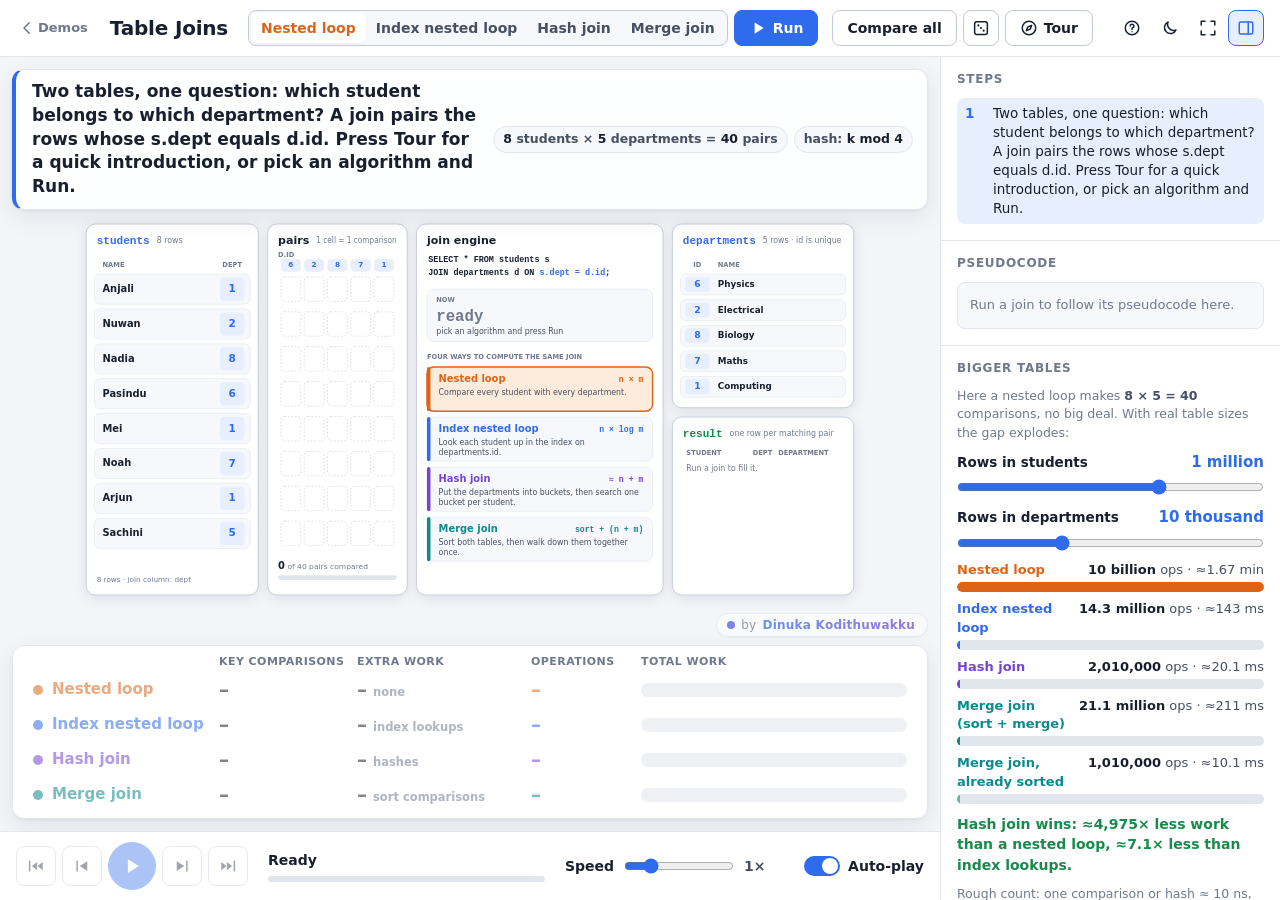
<file: joins/index.html>
<!doctype html>
<html lang="en">
<head>
  <meta charset="utf-8">
  <meta name="viewport" content="width=device-width, initial-scale=1">
  <title>Table Joins</title>
  <meta name="author" content="Dinuka Kodithuwakku">
  <script>try { var t = localStorage.getItem('lecture-demos.theme'); if (t) document.documentElement.dataset.theme = t; } catch (e) {}</script>
  <link rel="stylesheet" href="../shared/theme.css">
  <link rel="stylesheet" href="joins.css">
</head>
<body>
  <!-- Icon sprite -->
  <svg width="0" height="0" style="position:absolute" aria-hidden="true">
    <symbol id="i-back" viewBox="0 0 24 24"><path d="M15 5l-7 7 7 7"/></symbol>
    <symbol id="i-play" viewBox="0 0 24 24"><path d="M7.5 4.5v15l12-7.5z" fill="currentColor" stroke="none"/></symbol>
    <symbol id="i-pause" viewBox="0 0 24 24"><rect x="6" y="5" width="4" height="14" rx="1" fill="currentColor" stroke="none"/><rect x="14" y="5" width="4" height="14" rx="1" fill="currentColor" stroke="none"/></symbol>
    <symbol id="i-next" viewBox="0 0 24 24"><path d="M5 5.5v13l10-6.5z" fill="currentColor" stroke="none"/><path d="M18.5 5.5v13"/></symbol>
    <symbol id="i-prev" viewBox="0 0 24 24"><path d="M19 5.5v13L9 12z" fill="currentColor" stroke="none"/><path d="M5.5 5.5v13"/></symbol>
    <symbol id="i-end" viewBox="0 0 24 24"><path d="M3 6.5v11l7-5.5zM10.5 6.5v11l7-5.5z" fill="currentColor" stroke="none"/><path d="M20.5 5.5v13"/></symbol>
    <symbol id="i-start" viewBox="0 0 24 24"><path d="M21 6.5v11L14 12zM13.5 6.5v11L6.5 12z" fill="currentColor" stroke="none"/><path d="M3.5 5.5v13"/></symbol>
    <symbol id="i-dice" viewBox="0 0 24 24"><rect x="3.5" y="3.5" width="17" height="17" rx="3"/><circle cx="8.5" cy="8.5" r="1.4" fill="currentColor" stroke="none"/><circle cx="12" cy="12" r="1.4" fill="currentColor" stroke="none"/><circle cx="15.5" cy="15.5" r="1.4" fill="currentColor" stroke="none"/></symbol>
    <symbol id="i-tour" viewBox="0 0 24 24"><circle cx="12" cy="12" r="9"/><path d="m15.5 8.5-2 5-5 2 2-5z"/></symbol>
    <symbol id="i-sun" viewBox="0 0 24 24"><circle cx="12" cy="12" r="4"/><path d="M12 2v2M12 20v2M4.9 4.9l1.4 1.4M17.7 17.7l1.4 1.4M2 12h2M20 12h2M4.9 19.1l1.4-1.4M17.7 6.3l1.4-1.4"/></symbol>
    <symbol id="i-moon" viewBox="0 0 24 24"><path d="M20 14.5A8 8 0 0 1 9.5 4a8 8 0 1 0 10.5 10.5z"/></symbol>
    <symbol id="i-expand" viewBox="0 0 24 24"><path d="M8 3H3v5M16 3h5v5M21 16v5h-5M3 16v5h5"/></symbol>
    <symbol id="i-sidebar" viewBox="0 0 24 24"><rect x="3" y="4" width="18" height="16" rx="2"/><path d="M15 4v16"/></symbol>
    <symbol id="i-help" viewBox="0 0 24 24"><circle cx="12" cy="12" r="9"/><path d="M9.6 9.3a2.5 2.5 0 1 1 3.4 2.4c-.6.3-1 .8-1 1.5v.5"/><circle cx="12" cy="17" r=".9" fill="currentColor" stroke="none"/></symbol>
    <symbol id="i-x" viewBox="0 0 24 24"><path d="M6 6l12 12M18 6 6 18"/></symbol>
  </svg>

  <div class="app">
    <header class="topbar">
      <a class="home" href="../index.html" title="All demos"><svg class="icon"><use href="#i-back"/></svg>Demos</a>
      <h1 class="title">Table Joins</h1>

      <div class="group">
        <div class="seg seg-algo" id="segAlgo" data-prop="algo" role="group" aria-label="Join algorithm">
          <button data-v="nl" title="Compare every student with every department (1)">Nested loop</button>
          <button data-v="inl" title="Look each student up in the index on departments.id (2)">Index nested loop</button>
          <button data-v="hash" title="Build a hash table on departments, probe it with each student (3)">Hash join</button>
          <button data-v="merge" title="Sort both tables, then merge them in one pass (4)">Merge join</button>
        </div>
        <button id="btnRun" class="btn btn-primary" title="Run the selected join (Enter / R)"><svg class="icon"><use href="#i-play"/></svg>Run</button>
      </div>

      <div class="group">
        <button id="btnCompare" class="btn" title="Run all four algorithms on the same tables (C)">Compare all</button>
        <button id="btnNewData" class="btn btn-icon" title="New random tables (D)" aria-label="New random tables"><svg class="icon"><use href="#i-dice"/></svg></button>
        <button id="btnTour" class="btn" title="A one-minute guided introduction (T)"><svg class="icon"><use href="#i-tour"/></svg>Tour</button>
      </div>

      <div class="tools">
        <button id="btnHelp" class="btn btn-icon btn-ghost" title="Help & shortcuts (?)" aria-label="Help"><svg class="icon"><use href="#i-help"/></svg></button>
        <button id="btnTheme" class="btn btn-icon btn-ghost theme-btn" title="Light / dark" aria-label="Toggle theme"><svg class="icon i-moon"><use href="#i-moon"/></svg><svg class="icon i-sun"><use href="#i-sun"/></svg></button>
        <button id="btnFullscreen" class="btn btn-icon btn-ghost" title="Fullscreen" aria-label="Fullscreen"><svg class="icon"><use href="#i-expand"/></svg></button>
        <button id="btnSidebar" class="btn btn-icon btn-ghost" title="Show / hide side panel" aria-label="Toggle side panel"><svg class="icon"><use href="#i-sidebar"/></svg></button>
      </div>
    </header>

    <main class="main">
      <section class="stage">
        <div class="canvas-wrap" id="canvasWrap">
          <canvas id="canvas" aria-label="The students and departments tables being joined"></canvas>

          <div class="caption" id="caption" data-status="info" aria-live="polite">
            <p class="caption-text" id="captionText"></p>
            <div class="rules" id="rules"></div>
          </div>
          <div class="toast" id="toast" role="status"></div>

          <div class="board" id="board" aria-label="Scoreboard">
            <div class="lane lane-head" aria-hidden="true"><span></span><span>key comparisons</span><span>extra work</span><span>operations</span><span>total work</span></div>
            <div class="lane" data-lane="nl">
              <div class="lane-name"><span class="dot"></span><b>Nested loop</b></div>
              <div class="lane-num"><b data-k="cmp">–</b></div>
              <div class="lane-num lane-extra"><b data-k="extra">–</b><span data-k="extraSub">none</span></div>
              <div class="lane-num lane-total"><b data-k="total">–</b></div>
              <div class="lane-bar"><div class="track"><i data-k="bar"></i></div><em data-k="tag"></em></div>
            </div>
            <div class="lane" data-lane="inl">
              <div class="lane-name"><span class="dot"></span><b>Index nested loop</b></div>
              <div class="lane-num"><b data-k="cmp">–</b></div>
              <div class="lane-num lane-extra"><b data-k="extra">–</b><span data-k="extraSub">index lookups</span></div>
              <div class="lane-num lane-total"><b data-k="total">–</b></div>
              <div class="lane-bar"><div class="track"><i data-k="bar"></i></div><em data-k="tag"></em></div>
            </div>
            <div class="lane" data-lane="hash">
              <div class="lane-name"><span class="dot"></span><b>Hash join</b></div>
              <div class="lane-num"><b data-k="cmp">–</b></div>
              <div class="lane-num lane-extra"><b data-k="extra">–</b><span data-k="extraSub">hashes</span></div>
              <div class="lane-num lane-total"><b data-k="total">–</b></div>
              <div class="lane-bar"><div class="track"><i data-k="bar"></i></div><em data-k="tag"></em></div>
            </div>
            <div class="lane" data-lane="merge">
              <div class="lane-name"><span class="dot"></span><b>Merge join</b></div>
              <div class="lane-num"><b data-k="cmp">–</b></div>
              <div class="lane-num lane-extra"><b data-k="extra">–</b><span data-k="extraSub">sort comparisons</span></div>
              <div class="lane-num lane-total"><b data-k="total">–</b></div>
              <div class="lane-bar"><div class="track"><i data-k="bar"></i></div><em data-k="tag"></em></div>
            </div>
          </div>
        </div>

        <footer class="player">
          <div class="transport">
            <button id="btnStart" class="btn btn-icon" title="Start of this run (Home)" aria-label="Start of run"><svg class="icon"><use href="#i-start"/></svg></button>
            <button id="btnBack" class="btn btn-icon" title="Previous step (←)" aria-label="Previous step"><svg class="icon"><use href="#i-prev"/></svg></button>
            <button id="btnPlay" class="btn btn-icon btn-primary play" title="Play / pause (Space)" aria-label="Play"><svg class="icon"><use href="#i-play"/></svg></button>
            <button id="btnNext" class="btn btn-icon" title="Next step (→)" aria-label="Next step"><svg class="icon"><use href="#i-next"/></svg></button>
            <button id="btnEnd" class="btn btn-icon" title="Skip to the end (End)" aria-label="Skip to end"><svg class="icon"><use href="#i-end"/></svg></button>
          </div>
          <div class="progress">
            <div class="progress-label"><strong id="opLabel">Ready</strong><span id="stepLabel"></span><span id="queueLabel" class="queue"></span></div>
            <div class="progress-bar"><div id="progressFill"></div></div>
          </div>
          <label class="speed">Speed
            <input id="speed" type="range" min="0.25" max="4" step="0.25" value="1">
            <output id="speedOut">1×</output>
          </label>
          <label class="switch" title="Play runs automatically; turn off to advance step by step">
            <input id="autoplay" type="checkbox" checked><span class="track"></span>Auto-play
          </label>
        </footer>
      </section>

      <aside class="sidebar" id="sidebar">
        <section class="panel">
          <h2>Steps <span id="stepsTitle"></span></h2>
          <ol class="step-log" id="stepLog"></ol>
        </section>

        <section class="panel">
          <h2>Pseudocode</h2>
          <div class="pseudo" id="pseudo"></div>
        </section>

        <section class="panel">
          <h2>Bigger tables</h2>
          <p class="note" id="scaleIntro"></p>
          <label class="scale-label" for="scaleN">Rows in students <output id="scaleNOut"></output></label>
          <input id="scaleN" class="scale-range" type="range" min="0" max="6" step="1" value="4">
          <label class="scale-label" for="scaleM">Rows in departments <output id="scaleMOut"></output></label>
          <input id="scaleM" class="scale-range" type="range" min="0" max="6" step="1" value="2">
          <div class="scale" id="scaleTable"></div>
          <p class="scale-verdict" id="scaleVerdict"></p>
          <p class="note">Rough count: one comparison or hash ≈ 10 ns, everything in RAM. The hash join assumes about one department per bucket; sorting n rows takes ≈ n log₂ n comparisons.</p>
        </section>

        <section class="panel">
          <h2>Which join when?</h2>
          <dl class="cheat">
            <div class="ch-nl"><dt>Nested loop</dt><dd>Works for any join condition (&lt;, &gt;, ≠, LIKE …). Fine when one of the tables is tiny.</dd></div>
            <div class="ch-inl"><dt>Index nested loop</dt><dd>The inner table has an index on the join column (often its primary key). Best when the outer side is small, e.g. after a WHERE filter: a few lookups, nothing to build or sort.</dd></div>
            <div class="ch-hash"><dt>Hash join</dt><dd>The usual choice for equality joins (=) on big, unsorted tables. Needs RAM for a hash table on the smaller table.</dd></div>
            <div class="ch-merge"><dt>Merge join</dt><dd>Best when both inputs already come sorted on the key (an index, or an earlier ORDER BY): then it is a single pass. Its output is sorted too.</dd></div>
          </dl>
        </section>

        <section class="panel">
          <h2>Settings</h2>
          <div class="setting">
            <div class="setting-label">Table size<small>students × departments</small></div>
            <div class="seg" id="segSize" data-prop="size">
              <button data-v="s">6 × 4</button><button data-v="m">8 × 5</button><button data-v="l">12 × 6</button>
            </div>
          </div>
          <div class="setting">
            <div class="setting-label">Hash buckets<small>h(k) = k mod B</small></div>
            <div class="seg" id="segBuckets" data-prop="buckets">
              <button data-v="2">2</button><button data-v="4">4</button><button data-v="8">8</button>
            </div>
          </div>
        </section>

        <section class="panel">
          <h2>Legend</h2>
          <ul class="legend">
            <li><span class="sw sw-key"></span>Join key</li>
            <li><span class="sw sw-cur"></span>Being compared</li>
            <li><span class="sw sw-match"></span>Match</li>
            <li><span class="sw sw-nomatch"></span>Compared, no match</li>
            <li><span class="sw sw-untouched"></span>Never compared</li>
            <li><span class="sw sw-dropped"></span>No partner: dropped</li>
            <li><span class="sw sw-bucket"></span>Bucket searched</li>
            <li><span class="sw sw-ptr"></span>Index → row pointer</li>
            <li><span class="sw sw-result"></span>Joined row</li>
          </ul>
        </section>
      </aside>
    </main>
  </div>

  <div class="modal" id="help" hidden>
    <div class="modal-card" role="dialog" aria-modal="true" aria-labelledby="helpTitle">
      <button class="btn btn-icon btn-ghost modal-close" id="btnHelpClose" aria-label="Close"><svg class="icon"><use href="#i-x"/></svg></button>
      <h2 id="helpTitle">How a database joins two tables</h2>
      <div class="help-grid">
        <section>
          <h3>The ideas</h3>
          <ul>
            <li>A <b>join</b> pairs the rows of two tables that satisfy a condition, here <code>s.dept = d.id</code>. An <b>inner join</b> outputs only the pairs that match, so a student whose department doesn't exist is left out.</li>
            <li>The database can compute the same result in different ways. The <b>query planner</b> picks the cheapest one from the table sizes, the indexes and the memory available.</li>
            <li><b>Nested loop</b>: for each row of the outer table, scan the whole inner table. Always n × m comparisons, but it works for any condition.</li>
            <li><b>Index nested loop</b>: the same outer loop, but each row is looked up in an <b>index</b> on the inner table's join column (here the B+ tree of the primary key <code>departments.id</code>): root → one leaf → one row. About log m comparisons per row, so n × log m in all, and the index already exists, so nothing is built per query.</li>
            <li><b>Hash join</b>: <i>build</i> a hash table on the smaller table, then <i>probe</i> it: each row of the other table looks in just one bucket. Roughly n + m work, but only for <code>=</code>, and the hash table needs memory.</li>
            <li><b>Merge join</b>: sort both tables on the key, then move two pointers forward together. The merge itself is at most n + m comparisons; the sorting costs about n log n, nothing if the input is already sorted.</li>
          </ul>
          <table class="algos">
            <tr><th></th><th>Work</th><th>Condition</th><th>Needs</th></tr>
            <tr><td style="color:var(--orange)">Nested loop</td><td>n × m</td><td>any</td><td>nothing</td></tr>
            <tr><td style="color:var(--accent)">Index nested loop</td><td>n × log m</td><td>= (and ranges)</td><td>an index on the inner table</td></tr>
            <tr><td style="color:var(--violet)">Hash join</td><td>≈ n + m</td><td>=</td><td>RAM for the hash table</td></tr>
            <tr><td style="color:var(--teal)">Merge join</td><td>sort + (n + m)</td><td>= (and ranges)</td><td>sorted input</td></tr>
          </table>
          <h3>Simplifications</h3>
          <ul>
            <li>Everything is in RAM and the scoreboard counts operations. Real databases mostly count <b>disk page reads</b>, e.g. a block nested loop reads the inner table once per block of outer rows.</li>
            <li><code>departments.id</code> is unique, so the merge join never moves backwards. With duplicates on both sides it outputs every pair of the two matching groups.</li>
            <li>The index here is a two-level B+ tree with 3 keys per leaf; real ones hold hundreds of keys per page, so even huge tables need only 3–4 levels. The scoreboard counts one "index lookup" per student plus the key comparisons on the way down.</li>
            <li>Real hash tables have thousands of buckets. When the hash table doesn't fit in RAM, a <b>Grace hash join</b> first splits both tables into partitions on disk.</li>
          </ul>
        </section>
        <section>
          <h3>Try this</h3>
          <ul>
            <li>Press <b>Tour</b> for a guided introduction.</li>
            <li>Press <b>Compare all</b>: watch the <b>pairs</b> matrix, full for the nested loop, two or three cells per student for the index lookups, sparse for the hash join, a staircase for the merge join.</li>
            <li>Set <b>Hash buckets</b> to 2, then to 8: more buckets, fewer comparisons per probe.</li>
            <li>Pick <b>12 × 6</b> tables and run the nested loop.</li>
            <li>Drag the <b>Bigger tables</b> sliders to a million rows, then set students to 100 and departments to 10 million: now the index nested loop wins.</li>
          </ul>
          <h3>Keyboard</h3>
          <table class="keys">
            <tr><td><span class="kbd">Space</span></td><td>Play / pause</td></tr>
            <tr><td><span class="kbd">→</span> <span class="kbd">←</span></td><td>Next / previous step</td></tr>
            <tr><td><span class="kbd">Home</span> <span class="kbd">End</span></td><td>Start of run / skip to end</td></tr>
            <tr><td><span class="kbd">R</span> or <span class="kbd">Enter</span></td><td>Run the join</td></tr>
            <tr><td><span class="kbd">1</span> – <span class="kbd">4</span></td><td>Nested loop / index nested loop / hash / merge</td></tr>
            <tr><td><span class="kbd">C</span></td><td>Compare all</td></tr>
            <tr><td><span class="kbd">D</span></td><td>New random tables</td></tr>
            <tr><td><span class="kbd">T</span></td><td>Tour</td></tr>
            <tr><td><span class="kbd">?</span></td><td>This help</td></tr>
          </table>
        </section>
      </div>
      <p class="credit">Created by <b data-author></b></p>
    </div>
  </div>

  <script src="../shared/shell.js"></script>
  <script src="join-model.js"></script>
  <script src="join-view.js"></script>
  <script src="join-app.js"></script>
</body>
</html>
</file>
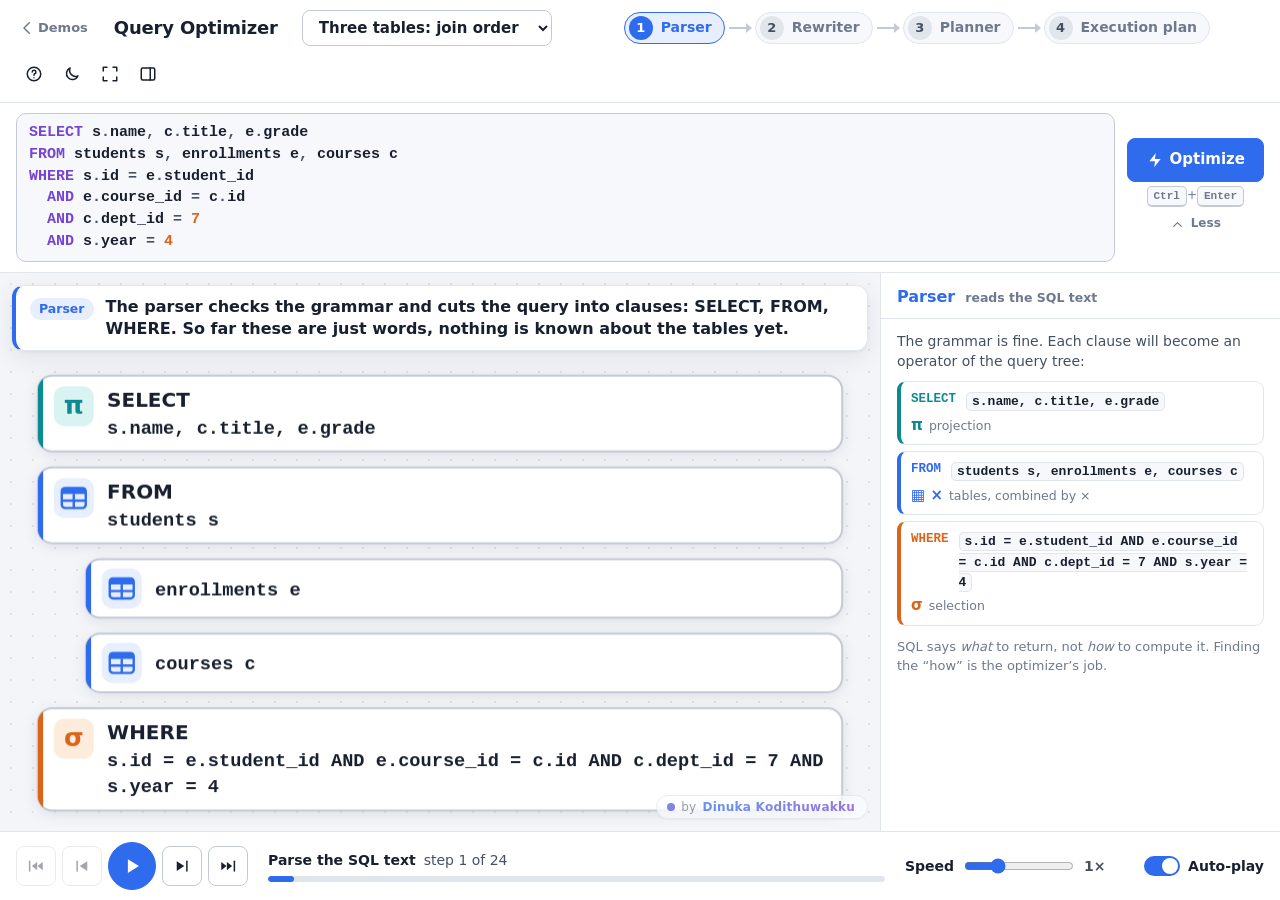
<file: query-optimizer/index.html>
<!doctype html>
<html lang="en">
<head>
  <meta charset="utf-8">
  <meta name="viewport" content="width=device-width, initial-scale=1">
  <title>Query Optimizer</title>
  <meta name="author" content="Dinuka Kodithuwakku">
  <script>try { var t = localStorage.getItem('lecture-demos.theme'); if (t) document.documentElement.dataset.theme = t; } catch (e) {}</script>
  <link rel="stylesheet" href="../shared/theme.css">
  <link rel="stylesheet" href="optimizer.css">
</head>
<body>
  <!-- Icon sprite -->
  <svg width="0" height="0" style="position:absolute" aria-hidden="true">
    <symbol id="i-back" viewBox="0 0 24 24"><path d="M15 5l-7 7 7 7"/></symbol>
    <symbol id="i-play" viewBox="0 0 24 24"><path d="M7.5 4.5v15l12-7.5z" fill="currentColor" stroke="none"/></symbol>
    <symbol id="i-pause" viewBox="0 0 24 24"><rect x="6" y="5" width="4" height="14" rx="1" fill="currentColor" stroke="none"/><rect x="14" y="5" width="4" height="14" rx="1" fill="currentColor" stroke="none"/></symbol>
    <symbol id="i-next" viewBox="0 0 24 24"><path d="M5 5.5v13l10-6.5z" fill="currentColor" stroke="none"/><path d="M18.5 5.5v13"/></symbol>
    <symbol id="i-prev" viewBox="0 0 24 24"><path d="M19 5.5v13L9 12z" fill="currentColor" stroke="none"/><path d="M5.5 5.5v13"/></symbol>
    <symbol id="i-end" viewBox="0 0 24 24"><path d="M3 6.5v11l7-5.5zM10.5 6.5v11l7-5.5z" fill="currentColor" stroke="none"/><path d="M20.5 5.5v13"/></symbol>
    <symbol id="i-start" viewBox="0 0 24 24"><path d="M21 6.5v11L14 12zM13.5 6.5v11L6.5 12z" fill="currentColor" stroke="none"/><path d="M3.5 5.5v13"/></symbol>
    <symbol id="i-bolt" viewBox="0 0 24 24"><path d="M13 2.5 4.5 13.5H12l-1 8 8.5-11H12z" fill="currentColor" stroke="none"/></symbol>
    <symbol id="i-reset" viewBox="0 0 24 24"><path d="M4 12a8 8 0 1 0 2.4-5.7"/><path d="M4 4v5h5"/></symbol>
    <symbol id="i-sun" viewBox="0 0 24 24"><circle cx="12" cy="12" r="4"/><path d="M12 2v2M12 20v2M4.9 4.9l1.4 1.4M17.7 17.7l1.4 1.4M2 12h2M20 12h2M4.9 19.1l1.4-1.4M17.7 6.3l1.4-1.4"/></symbol>
    <symbol id="i-moon" viewBox="0 0 24 24"><path d="M20 14.5A8 8 0 0 1 9.5 4a8 8 0 1 0 10.5 10.5z"/></symbol>
    <symbol id="i-expand" viewBox="0 0 24 24"><path d="M8 3H3v5M16 3h5v5M21 16v5h-5M3 16v5h5"/></symbol>
    <symbol id="i-sidebar" viewBox="0 0 24 24"><rect x="3" y="4" width="18" height="16" rx="2"/><path d="M15 4v16"/></symbol>
    <symbol id="i-help" viewBox="0 0 24 24"><circle cx="12" cy="12" r="9"/><path d="M9.6 9.3a2.5 2.5 0 1 1 3.4 2.4c-.6.3-1 .8-1 1.5v.5"/><circle cx="12" cy="17" r=".9" fill="currentColor" stroke="none"/></symbol>
    <symbol id="i-x" viewBox="0 0 24 24"><path d="M6 6l12 12M18 6 6 18"/></symbol>
    <symbol id="i-chev" viewBox="0 0 24 24"><path d="M6 15l6-6 6 6"/></symbol>
  </svg>

  <div class="app">
    <header class="topbar">
      <a class="home" href="../index.html" title="All demos"><svg class="icon"><use href="#i-back"/></svg>Demos</a>
      <h1 class="title">Query Optimizer</h1>

      <div class="group">
        <label class="sr-only" for="exampleSelect">Example query</label>
        <select id="exampleSelect" class="input example-select" title="Load an example query (X)"></select>
      </div>

      <nav class="pipeline" id="pipeline" aria-label="Optimizer stages">
        <button data-phase="parse" title="Jump to the parser (1)"><span class="num">1</span><span class="ph-name">Parser<small>SQL → tree</small></span></button>
        <span class="ph-arrow" aria-hidden="true"></span>
        <button data-phase="rewrite" title="Jump to the rewriter (2)"><span class="num">2</span><span class="ph-name">Rewriter<small>RBO · rules</small></span></button>
        <span class="ph-arrow" aria-hidden="true"></span>
        <button data-phase="plan" title="Jump to the planner (3)"><span class="num">3</span><span class="ph-name">Planner<small>CBO · costs</small></span></button>
        <span class="ph-arrow" aria-hidden="true"></span>
        <button data-phase="done" title="Jump to the final plan (4)"><span class="num">4</span><span class="ph-name">Execution plan<small>to the executor</small></span></button>
      </nav>

      <div class="tools">
        <button id="btnHelp" class="btn btn-icon btn-ghost" title="Help & shortcuts (?)" aria-label="Help"><svg class="icon"><use href="#i-help"/></svg></button>
        <button id="btnTheme" class="btn btn-icon btn-ghost theme-btn" title="Light / dark" aria-label="Toggle theme"><svg class="icon i-moon"><use href="#i-moon"/></svg><svg class="icon i-sun"><use href="#i-sun"/></svg></button>
        <button id="btnFullscreen" class="btn btn-icon btn-ghost" title="Fullscreen" aria-label="Fullscreen"><svg class="icon"><use href="#i-expand"/></svg></button>
        <button id="btnSidebar" class="btn btn-icon btn-ghost" title="Show / hide side panel" aria-label="Toggle side panel"><svg class="icon"><use href="#i-sidebar"/></svg></button>
      </div>
    </header>

    <main class="main">
      <section class="stage">
        <div class="querybar">
          <div class="editor" id="editor">
            <pre class="hl" id="hl" aria-hidden="true"></pre>
            <textarea id="sql" class="sql-input" spellcheck="false" autocomplete="off" autocapitalize="off" wrap="soft" aria-label="SQL query"></textarea>
          </div>
          <div class="query-actions">
            <button id="btnOptimize" class="btn btn-primary btn-optimize" title="Optimize this query (Ctrl+Enter)"><svg class="icon"><use href="#i-bolt"/></svg>Optimize</button>
            <span class="edit-hint" id="editHint"><span class="kbd">Ctrl</span>+<span class="kbd">Enter</span></span>
            <button id="btnCompact" class="btn btn-ghost btn-compact" title="Show the whole query, or just its first line (Q)"><svg class="icon"><use href="#i-chev"/></svg><span>Less</span></button>
          </div>
        </div>


        <div class="work">
          <div class="canvas-wrap" id="canvasWrap">
            <canvas id="canvas" aria-label="The query tree as the optimizer transforms it"></canvas>
            <div class="caption" id="caption" data-status="info" aria-live="polite">
              <span class="caption-step" id="captionStep"></span>
              <p class="caption-text" id="captionText"></p>
            </div>
            <div class="toast" id="toast" role="status"></div>
          </div>
          <aside class="board" id="board" aria-live="polite"></aside>
        </div>

        <footer class="player">
          <div class="transport">
            <button id="btnStart" class="btn btn-icon" title="First step (Home)" aria-label="First step"><svg class="icon"><use href="#i-start"/></svg></button>
            <button id="btnBack" class="btn btn-icon" title="Previous step (←)" aria-label="Previous step"><svg class="icon"><use href="#i-prev"/></svg></button>
            <button id="btnPlay" class="btn btn-icon btn-primary play" title="Play / pause (Space)" aria-label="Play"><svg class="icon"><use href="#i-play"/></svg></button>
            <button id="btnNext" class="btn btn-icon" title="Next step (→)" aria-label="Next step"><svg class="icon"><use href="#i-next"/></svg></button>
            <button id="btnEnd" class="btn btn-icon" title="Last step (End)" aria-label="Last step"><svg class="icon"><use href="#i-end"/></svg></button>
          </div>
          <div class="progress">
            <div class="progress-label"><strong id="opLabel">Ready</strong><span id="stepLabel"></span></div>
            <div class="progress-bar"><div id="progressFill"></div></div>
          </div>
          <label class="speed">Speed
            <input id="speed" type="range" min="0.25" max="3" step="0.25" value="1">
            <output id="speedOut">1×</output>
          </label>
          <label class="switch" title="Play steps automatically; turn off to advance step by step">
            <input id="autoplay" type="checkbox" checked><span class="track"></span>Auto-play
          </label>
        </footer>
      </section>

      <aside class="sidebar" id="sidebar">
        <section class="panel">
          <h2>Steps <span id="stepsTitle"></span></h2>
          <ol class="step-log" id="stepLog"></ol>
        </section>

        <section class="panel">
          <h2>Pseudocode</h2>
          <div class="pseudo" id="pseudo"></div>
        </section>

        <section class="panel">
          <h2>Statistics &amp; indexes</h2>
          <p class="note">Change a table’s size or click a column to add / drop its index. The query is re-planned at once, the rewrite stays the same, because rules never use statistics.</p>
          <div class="catalog" id="catalog"></div>
          <div class="setting">
            <div class="setting-label">Storage<small>Cost of one random page read</small></div>
            <div class="seg" id="segStorage">
              <button data-v="hdd">Hard disk · 4.0</button><button data-v="ssd">SSD · 1.1</button>
            </div>
          </div>
          <div class="setting">
            <button id="btnResetStats" class="btn"><svg class="icon"><use href="#i-reset"/></svg>Reset statistics</button>
          </div>
        </section>

        <section class="panel">
          <h2>Legend</h2>
          <ul class="legend">
            <li><span class="sym t-scan">▦</span>Table</li>
            <li><span class="sym t-select">σ</span>Selection (filter)</li>
            <li><span class="sym t-project">π</span>Projection</li>
            <li><span class="sym t-product">×</span>Cross product</li>
            <li><span class="sym t-join">⋈</span>Join</li>
            <li><span class="sym t-join">⋉</span>Semi join</li>
            <li><span class="sym t-agg">γ</span>Group / aggregate</li>
            <li><span class="sym t-sort">↓</span>Sort · <b>#</b> Limit</li>
            <li><span class="sw sw-derived"></span>Derived condition</li>
            <li><span class="sw sw-focus"></span>Being changed</li>
          </ul>
        </section>
      </aside>
    </main>
  </div>

  <div class="modal" id="help" hidden>
    <div class="modal-card" role="dialog" aria-modal="true" aria-labelledby="helpTitle">
      <button class="btn btn-icon btn-ghost modal-close" id="btnHelpClose" aria-label="Close"><svg class="icon"><use href="#i-x"/></svg></button>
      <h2 id="helpTitle">How a query optimizer decides</h2>
      <div class="help-grid">
        <section>
          <h3>The pipeline</h3>
          <ul>
            <li><b>Parser</b>: checks the grammar, splits the SQL into clauses and binds every name to the catalog. The result is the <b>canonical tree</b> π(σ(R₁ × R₂ × …)), correct but very slow.</li>
            <li><b>Rewriter (rule-based, RBO)</b>: applies equivalence rules in a fixed order, unnest subqueries, fold constants, remove redundant or impossible conditions, split AND, push selections down, turn × + condition into ⋈, infer transitive conditions, prune columns. Rules don’t look at data sizes.</li>
            <li><b>Planner (cost-based, CBO)</b>: uses <b>statistics</b> (rows, pages, distinct values, min/max, indexes) to estimate how many rows each step produces and what it costs. It chooses an <b>access path</b> per table (Seq Scan or Index Scan), the <b>join order</b> (dynamic programming over sets of tables) and a <b>join method</b> (nested loop, index nested loop, hash, merge).</li>
          </ul>
          <h3>Simplifications</h3>
          <ul>
            <li>The cost formulas are a simplified version of PostgreSQL’s (sequential page 1.0, random page 4.0, per row 0.01, per comparison 0.0025). Real systems also count memory, caching and “interesting orders”.</li>
            <li>Selectivity uses uniform distributions and assumes filters are independent; there are no histograms.</li>
            <li>Joins are inner joins; outer joins, HAVING, NULLs and correlated subqueries are not covered.</li>
          </ul>
        </section>
        <section>
          <h3>Try this</h3>
          <ul>
            <li>Edit the query: add a filter, remove a join condition, misspell a column.</li>
            <li>Example “Index ignored”: change <code>year = 2</code> to <code>id = 7</code>, the plan switches to an Index Scan.</li>
            <li>In <b>Statistics &amp; indexes</b>, drop the index on <code>enrollments.student_id</code>, or make <code>students</code> tiny, and watch the join order change.</li>
            <li>Switch storage to SSD: random reads get cheaper, so indexes win more often.</li>
          </ul>
          <h3>Keyboard</h3>
          <table class="keys">
            <tr><td><span class="kbd">Ctrl</span>+<span class="kbd">Enter</span></td><td>Optimize the query</td></tr>
            <tr><td><span class="kbd">Space</span></td><td>Play / pause</td></tr>
            <tr><td><span class="kbd">→</span> <span class="kbd">←</span></td><td>Next / previous step</td></tr>
            <tr><td><span class="kbd">Home</span> <span class="kbd">End</span></td><td>First / last step</td></tr>
            <tr><td><span class="kbd">1</span>–<span class="kbd">4</span></td><td>Jump to a stage</td></tr>
            <tr><td><span class="kbd">E</span></td><td>Edit the query</td></tr>
            <tr><td><span class="kbd">Q</span></td><td>Show the whole query / one line</td></tr>
            <tr><td><span class="kbd">X</span></td><td>Next example</td></tr>
            <tr><td><span class="kbd">?</span></td><td>This help</td></tr>
          </table>
        </section>
      </div>
      <p class="credit">Created by <b data-author></b></p>
    </div>
  </div>

  <script src="../shared/shell.js"></script>
  <script src="qo-sql.js"></script>
  <script src="qo-engine.js"></script>
  <script src="qo-view.js"></script>
  <script src="qo-board.js"></script>
  <script src="qo-app.js"></script>
</body>
</html>
</file>
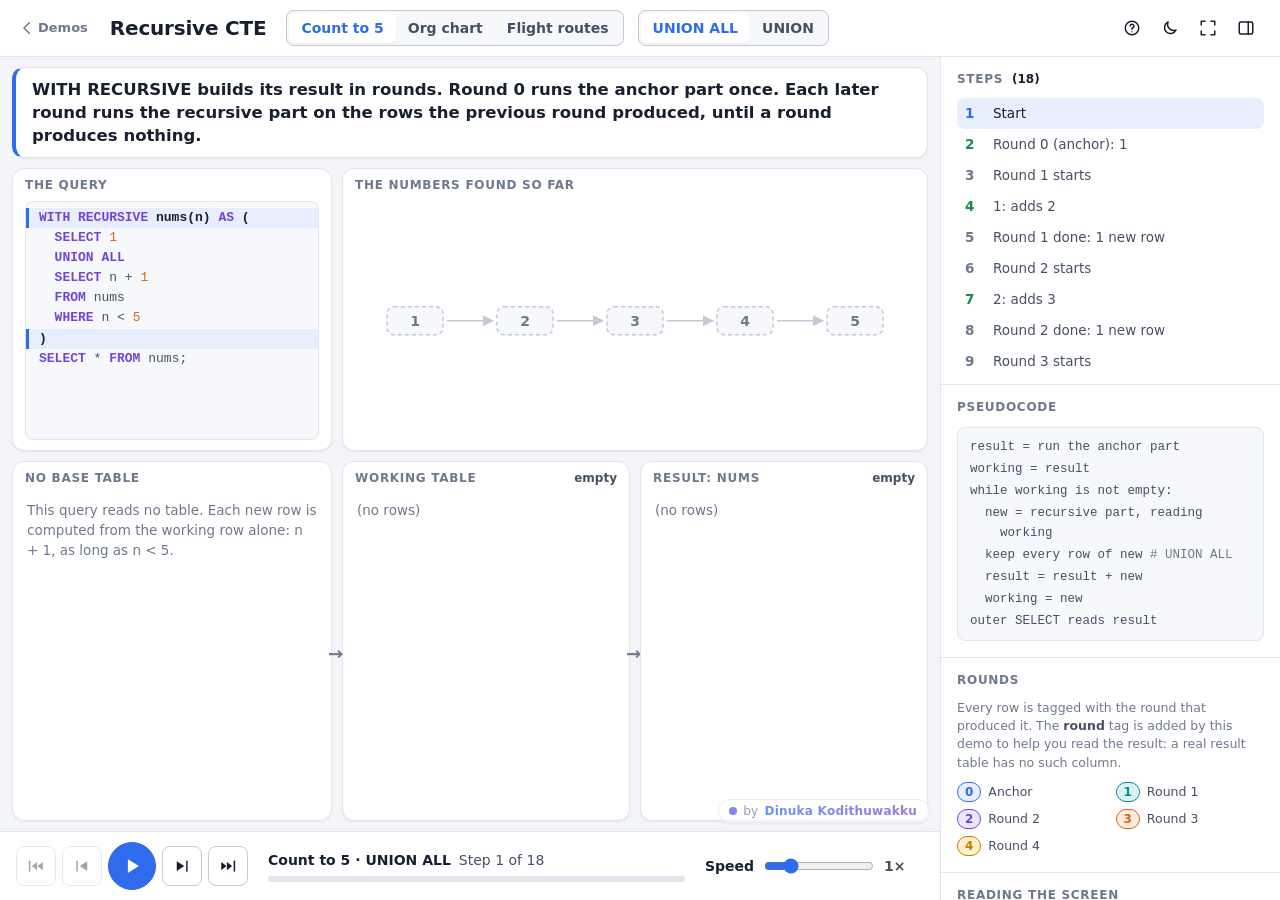
<file: recursive-cte/index.html>
<!doctype html>
<html lang="en">
<head>
  <meta charset="utf-8">
  <meta name="viewport" content="width=device-width, initial-scale=1">
  <title>Recursive CTE</title>
  <meta name="author" content="Dinuka Kodithuwakku">
  <script>try { var t = localStorage.getItem('lecture-demos.theme'); if (t) document.documentElement.dataset.theme = t; } catch (e) {}</script>
  <link rel="stylesheet" href="../shared/theme.css">
  <link rel="stylesheet" href="cte.css">
</head>
<body>
  <!-- Icon sprite -->
  <svg width="0" height="0" style="position:absolute" aria-hidden="true">
    <symbol id="i-back" viewBox="0 0 24 24"><path d="M15 5l-7 7 7 7"/></symbol>
    <symbol id="i-play" viewBox="0 0 24 24"><path d="M7.5 4.5v15l12-7.5z" fill="currentColor" stroke="none"/></symbol>
    <symbol id="i-pause" viewBox="0 0 24 24"><rect x="6" y="5" width="4" height="14" rx="1" fill="currentColor" stroke="none"/><rect x="14" y="5" width="4" height="14" rx="1" fill="currentColor" stroke="none"/></symbol>
    <symbol id="i-next" viewBox="0 0 24 24"><path d="M5 5.5v13l10-6.5z" fill="currentColor" stroke="none"/><path d="M18.5 5.5v13"/></symbol>
    <symbol id="i-prev" viewBox="0 0 24 24"><path d="M19 5.5v13L9 12z" fill="currentColor" stroke="none"/><path d="M5.5 5.5v13"/></symbol>
    <symbol id="i-end" viewBox="0 0 24 24"><path d="M3 6.5v11l7-5.5zM10.5 6.5v11l7-5.5z" fill="currentColor" stroke="none"/><path d="M20.5 5.5v13"/></symbol>
    <symbol id="i-start" viewBox="0 0 24 24"><path d="M21 6.5v11L14 12zM13.5 6.5v11L6.5 12z" fill="currentColor" stroke="none"/><path d="M3.5 5.5v13"/></symbol>
    <symbol id="i-sun" viewBox="0 0 24 24"><circle cx="12" cy="12" r="4"/><path d="M12 2v2M12 20v2M4.9 4.9l1.4 1.4M17.7 17.7l1.4 1.4M2 12h2M20 12h2M4.9 19.1l1.4-1.4M17.7 6.3l1.4-1.4"/></symbol>
    <symbol id="i-moon" viewBox="0 0 24 24"><path d="M20 14.5A8 8 0 0 1 9.5 4a8 8 0 1 0 10.5 10.5z"/></symbol>
    <symbol id="i-expand" viewBox="0 0 24 24"><path d="M8 3H3v5M16 3h5v5M21 16v5h-5M3 16v5h5"/></symbol>
    <symbol id="i-sidebar" viewBox="0 0 24 24"><rect x="3" y="4" width="18" height="16" rx="2"/><path d="M15 4v16"/></symbol>
    <symbol id="i-help" viewBox="0 0 24 24"><circle cx="12" cy="12" r="9"/><path d="M9.6 9.3a2.5 2.5 0 1 1 3.4 2.4c-.6.3-1 .8-1 1.5v.5"/><circle cx="12" cy="17" r=".9" fill="currentColor" stroke="none"/></symbol>
    <symbol id="i-x" viewBox="0 0 24 24"><path d="M6 6l12 12M18 6 6 18"/></symbol>
  </svg>

  <div class="app">
    <header class="topbar">
      <a class="home" href="../index.html" title="All demos"><svg class="icon"><use href="#i-back"/></svg>Demos</a>
      <h1 class="title">Recursive CTE</h1>

      <div class="group">
        <div class="seg seg-tall" id="segScenario" role="group" aria-label="Example query">
          <button data-v="count" title="Generate the numbers 1 to 5 (1)">Count to 5</button>
          <button data-v="org" title="Everyone under the CEO of a company (2)">Org chart</button>
          <button data-v="routes" title="Cities you can reach by flight, with a cycle (3)">Flight routes</button>
        </div>
      </div>

      <div class="group">
        <div class="seg seg-tall" id="segUnion" role="group" aria-label="How the two parts are combined">
          <button data-v="all" title="UNION ALL keeps every row, repeats included (U)">UNION ALL</button>
          <button data-v="distinct" title="UNION drops rows that are already in the result (U)">UNION</button>
        </div>
      </div>

      <div class="tools">
        <button id="btnHelp" class="btn btn-icon btn-ghost" title="Help & shortcuts (?)" aria-label="Help"><svg class="icon"><use href="#i-help"/></svg></button>
        <button id="btnTheme" class="btn btn-icon btn-ghost theme-btn" title="Light / dark" aria-label="Toggle theme"><svg class="icon i-moon"><use href="#i-moon"/></svg><svg class="icon i-sun"><use href="#i-sun"/></svg></button>
        <button id="btnFullscreen" class="btn btn-icon btn-ghost" title="Fullscreen" aria-label="Fullscreen"><svg class="icon"><use href="#i-expand"/></svg></button>
        <button id="btnSidebar" class="btn btn-icon btn-ghost" title="Show / hide side panel" aria-label="Toggle side panel"><svg class="icon"><use href="#i-sidebar"/></svg></button>
      </div>
    </header>

    <main class="main">
      <section class="stage">
        <div class="canvas-wrap" data-watermark-host>
          <div class="caption" id="caption" data-status="info" aria-live="polite">
            <p class="caption-text" id="captionText"></p>
          </div>

          <div class="board">
            <section class="card card-sql">
              <h2>The query</h2>
              <pre class="sql" id="sql" aria-label="SQL text"></pre>
            </section>

            <section class="card card-graph">
              <h2 id="graphTitle">Picture</h2>
              <svg id="graph" class="graph" role="img" aria-label="The data as a graph; nodes fill in as the recursion finds them"></svg>
            </section>

            <section class="card card-base" id="cardBase">
              <h2><span id="baseName">Base table</span><small id="baseInfo">never changes</small></h2>
              <div class="tbl-wrap" id="baseTbl"></div>
            </section>

            <section class="card card-work">
              <h2>Working table<small id="workInfo"></small></h2>
              <div class="tbl-wrap" id="workTbl"></div>
            </section>

            <section class="card card-res">
              <h2><span id="resName">Result</span><small id="resInfo"></small></h2>
              <div class="tbl-wrap" id="resTbl"></div>
            </section>
          </div>
        </div>

        <footer class="player">
          <div class="transport">
            <button id="btnStart" class="btn btn-icon" title="Back to the start (Home)" aria-label="Back to start"><svg class="icon"><use href="#i-start"/></svg></button>
            <button id="btnBack" class="btn btn-icon" title="Previous step (←)" aria-label="Previous step"><svg class="icon"><use href="#i-prev"/></svg></button>
            <button id="btnPlay" class="btn btn-icon btn-primary play" title="Play / pause (Space)" aria-label="Play"><svg class="icon"><use href="#i-play"/></svg></button>
            <button id="btnNext" class="btn btn-icon" title="Next step (→)" aria-label="Next step"><svg class="icon"><use href="#i-next"/></svg></button>
            <button id="btnEnd" class="btn btn-icon" title="Skip to the end (End)" aria-label="Skip to end"><svg class="icon"><use href="#i-end"/></svg></button>
          </div>
          <div class="progress">
            <div class="progress-label"><strong id="opLabel">Ready</strong><span id="stepLabel"></span></div>
            <div class="progress-bar"><div id="progressFill"></div></div>
          </div>
          <label class="speed">Speed
            <input id="speed" type="range" min="0.25" max="4" step="0.25" value="1">
            <output id="speedOut">1×</output>
          </label>
        </footer>
      </section>

      <aside class="sidebar" id="sidebar">
        <section class="panel">
          <h2>Steps <span id="stepsTitle"></span></h2>
          <ol class="step-log" id="stepLog"></ol>
        </section>

        <section class="panel">
          <h2>Pseudocode</h2>
          <div class="pseudo" id="pseudo"></div>
        </section>

        <section class="panel">
          <h2>Rounds</h2>
          <p class="note">Every row is tagged with the round that produced it. The <b>round</b> tag is added by this demo to help you read the result: a real result table has no such column.</p>
          <ul class="legend" id="legend"></ul>
        </section>

        <section class="panel">
          <h2>Reading the screen</h2>
          <ul class="legend legend-1">
            <li><span class="sw sw-hot"></span>Working row being processed</li>
            <li><span class="sw sw-hit"></span>Base row the join matched</li>
            <li><span class="sw sw-new"></span>Row just added to the result</li>
            <li><span class="sw sw-rej"></span>Row discarded as a repeat</li>
          </ul>
        </section>
      </aside>
    </main>
  </div>

  <div class="modal" id="help" hidden>
    <div class="modal-card" role="dialog" aria-modal="true" aria-labelledby="helpTitle">
      <button class="btn btn-icon btn-ghost modal-close" id="btnHelpClose" aria-label="Close"><svg class="icon"><use href="#i-x"/></svg></button>
      <h2 id="helpTitle">How a recursive CTE builds its result</h2>
      <div class="help-grid">
        <section>
          <h3>The ideas</h3>
          <ul>
            <li>A <b>CTE</b> (common table expression) is a named, temporary result you define with <code>WITH</code> and then query. Adding <code>RECURSIVE</code> lets the definition refer to <b>itself</b>.</li>
            <li>A recursive CTE has two parts joined by <code>UNION</code> or <code>UNION ALL</code>: the <b>anchor</b> (a normal query that never mentions the CTE) and the <b>recursive part</b> (a query that reads the CTE).</li>
            <li>The database runs it in <b>rounds</b>. Round 0 runs the anchor once. Each later round runs the recursive part on the <b>working table</b>: only the rows the previous round produced, not the whole result so far.</li>
            <li>The rows from each round are appended to the <b>result</b> and become the next working table. When a round produces no rows, the working table is empty and the recursion stops.</li>
            <li>Finally the outer query (<code>SELECT * FROM team</code>) reads the finished result.</li>
          </ul>
          <h3>Why it matters</h3>
          <ul>
            <li>It walks hierarchies and graphs of unknown depth: org charts, category trees, bills of materials, routes. Without it you would need one self join per level.</li>
            <li><b>Cycles.</b> If the data loops (Jaffna to Colombo and back), <code>UNION ALL</code> keeps adding the same cities forever. <code>UNION</code> throws away rows that are already in the result, so the loop dies out. A depth limit such as <code>WHERE level &lt; 5</code> is the other common guard.</li>
          </ul>
          <h3>Simplifications</h3>
          <ul>
            <li>The demo stops after 6 rounds so a runaway query cannot hang the page. A real database keeps going until it runs out of memory or hits a configured limit.</li>
            <li>With <code>UNION</code>, rows are compared on every column (so adding a <code>level</code> column can stop it removing repeats). Row order is not guaranteed by SQL; the demo lists rows in the order they are found.</li>
            <li>Some databases (SQL Server, Oracle) omit the word <code>RECURSIVE</code>; PostgreSQL, MySQL 8 and SQLite require it.</li>
          </ul>
        </section>
        <section>
          <h3>Try this</h3>
          <ul>
            <li>Start with <b>Count to 5</b> and press play: one anchor row, one new row per round, and a <code>WHERE</code> that finally returns nothing.</li>
            <li>Open <b>Org chart</b> and watch the tree fill in level by level: the result is built in <b>breadth-first</b> order.</li>
            <li>Open <b>Flight routes</b> with <b>UNION ALL</b>, play it, and watch the loop never end. Then switch to <b>UNION</b> and replay: repeats are discarded and the query finishes.</li>
            <li>Use <b>←</b> to step back and see exactly which working row produced each result row.</li>
          </ul>
          <h3>Keyboard</h3>
          <table class="keys">
            <tr><td><span class="kbd">Space</span></td><td>Play / pause</td></tr>
            <tr><td><span class="kbd">→</span> <span class="kbd">←</span></td><td>Next / previous step</td></tr>
            <tr><td><span class="kbd">Home</span> <span class="kbd">End</span></td><td>Back to start / skip to end</td></tr>
            <tr><td><span class="kbd">1</span> – <span class="kbd">3</span></td><td>Count / org chart / flight routes</td></tr>
            <tr><td><span class="kbd">U</span></td><td>Switch UNION ALL / UNION</td></tr>
            <tr><td><span class="kbd">?</span></td><td>This help</td></tr>
          </table>
        </section>
      </div>
      <p class="credit">Created by <b data-author></b></p>
    </div>
  </div>

  <script src="../shared/shell.js"></script>
  <script src="cte-model.js"></script>
  <script src="cte-view.js"></script>
  <script src="cte-app.js"></script>
</body>
</html>
</file>
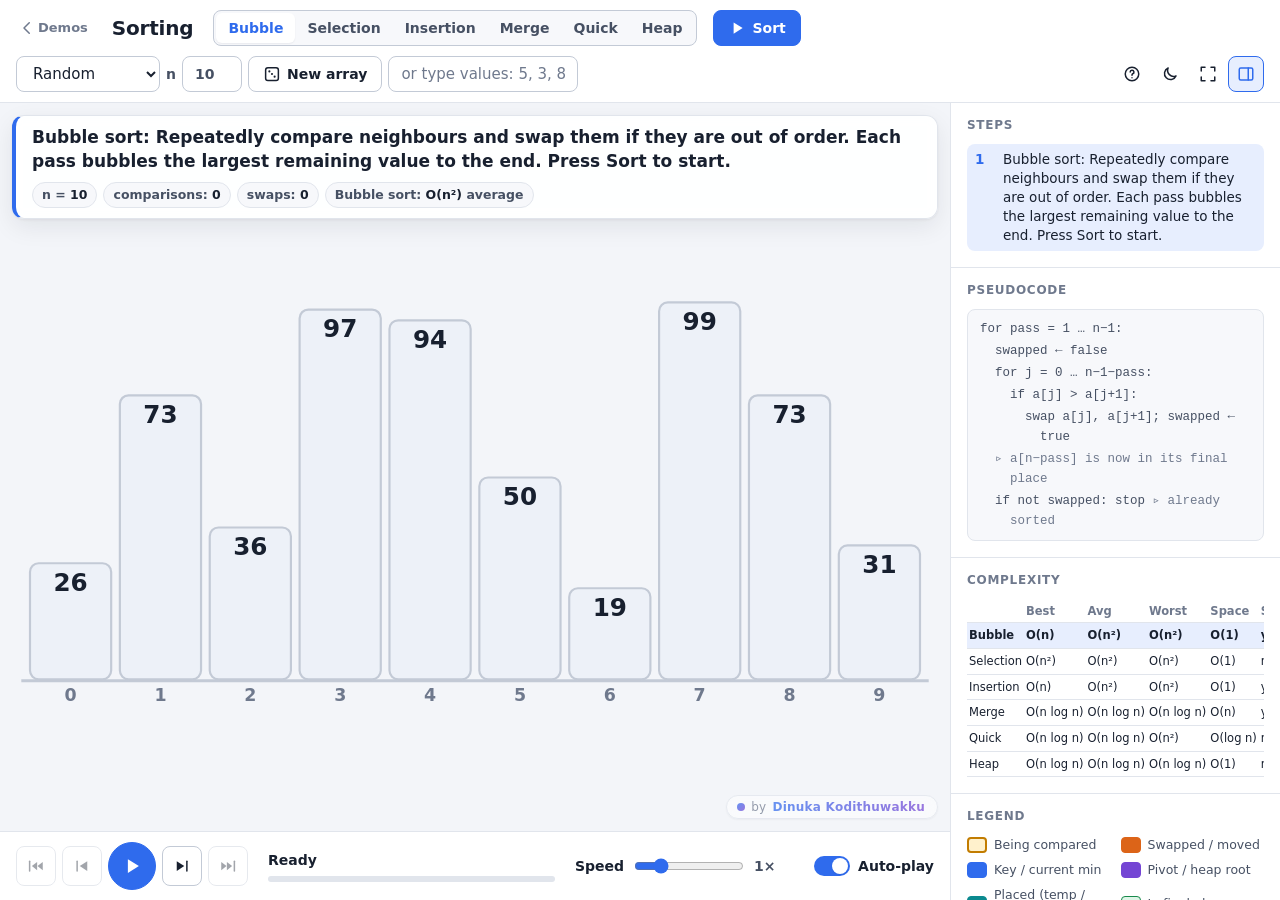
<file: sorting/index.html>
<!doctype html>
<html lang="en">
<head>
  <meta charset="utf-8">
  <meta name="viewport" content="width=device-width, initial-scale=1">
  <title>Sorting Algorithms</title>
  <meta name="author" content="Dinuka Kodithuwakku">
  <script>try { var t = localStorage.getItem('lecture-demos.theme'); if (t) document.documentElement.dataset.theme = t; } catch (e) {}</script>
  <link rel="stylesheet" href="../shared/theme.css">
  <link rel="stylesheet" href="sorting.css">
</head>
<body>
  <svg width="0" height="0" style="position:absolute" aria-hidden="true">
    <symbol id="i-back" viewBox="0 0 24 24"><path d="M15 5l-7 7 7 7"/></symbol>
    <symbol id="i-play" viewBox="0 0 24 24"><path d="M7.5 4.5v15l12-7.5z" fill="currentColor" stroke="none"/></symbol>
    <symbol id="i-pause" viewBox="0 0 24 24"><rect x="6" y="5" width="4" height="14" rx="1" fill="currentColor" stroke="none"/><rect x="14" y="5" width="4" height="14" rx="1" fill="currentColor" stroke="none"/></symbol>
    <symbol id="i-next" viewBox="0 0 24 24"><path d="M5 5.5v13l10-6.5z" fill="currentColor" stroke="none"/><path d="M18.5 5.5v13"/></symbol>
    <symbol id="i-prev" viewBox="0 0 24 24"><path d="M19 5.5v13L9 12z" fill="currentColor" stroke="none"/><path d="M5.5 5.5v13"/></symbol>
    <symbol id="i-end" viewBox="0 0 24 24"><path d="M3 6.5v11l7-5.5zM10.5 6.5v11l7-5.5z" fill="currentColor" stroke="none"/><path d="M20.5 5.5v13"/></symbol>
    <symbol id="i-start" viewBox="0 0 24 24"><path d="M21 6.5v11L14 12zM13.5 6.5v11L6.5 12z" fill="currentColor" stroke="none"/><path d="M3.5 5.5v13"/></symbol>
    <symbol id="i-dice" viewBox="0 0 24 24"><rect x="3.5" y="3.5" width="17" height="17" rx="3"/><circle cx="8.5" cy="8.5" r="1.4" fill="currentColor" stroke="none"/><circle cx="12" cy="12" r="1.4" fill="currentColor" stroke="none"/><circle cx="15.5" cy="15.5" r="1.4" fill="currentColor" stroke="none"/></symbol>
    <symbol id="i-sun" viewBox="0 0 24 24"><circle cx="12" cy="12" r="4"/><path d="M12 2v2M12 20v2M4.9 4.9l1.4 1.4M17.7 17.7l1.4 1.4M2 12h2M20 12h2M4.9 19.1l1.4-1.4M17.7 6.3l1.4-1.4"/></symbol>
    <symbol id="i-moon" viewBox="0 0 24 24"><path d="M20 14.5A8 8 0 0 1 9.5 4a8 8 0 1 0 10.5 10.5z"/></symbol>
    <symbol id="i-expand" viewBox="0 0 24 24"><path d="M8 3H3v5M16 3h5v5M21 16v5h-5M3 16v5h5"/></symbol>
    <symbol id="i-sidebar" viewBox="0 0 24 24"><rect x="3" y="4" width="18" height="16" rx="2"/><path d="M15 4v16"/></symbol>
    <symbol id="i-help" viewBox="0 0 24 24"><circle cx="12" cy="12" r="9"/><path d="M9.6 9.3a2.5 2.5 0 1 1 3.4 2.4c-.6.3-1 .8-1 1.5v.5"/><circle cx="12" cy="17" r=".9" fill="currentColor" stroke="none"/></symbol>
    <symbol id="i-x" viewBox="0 0 24 24"><path d="M6 6l12 12M18 6 6 18"/></symbol>
  </svg>

  <div class="app">
    <header class="topbar">
      <a class="home" href="../index.html" title="All demos"><svg class="icon"><use href="#i-back"/></svg>Demos</a>
      <h1 class="title">Sorting</h1>

      <div class="seg seg-algo" id="segAlgo" role="tablist" aria-label="Algorithm">
        <button data-v="bubble">Bubble</button>
        <button data-v="selection">Selection</button>
        <button data-v="insertion">Insertion</button>
        <button data-v="merge">Merge</button>
        <button data-v="quick">Quick</button>
        <button data-v="heap">Heap</button>
      </div>

      <div class="seg seg-merge" id="segMerge" role="group" aria-label="How to show merge sort" hidden>
        <button data-v="trust" title="Split, let magic sort the halves, merge — then reveal the magic is the recursive call">Magic first</button>
        <button data-v="full" title="Trace every recursive call down to single elements">Full trace</button>
      </div>

      <button id="btnSort" class="btn btn-primary" title="Sort the array (Enter / S)"><svg class="icon"><use href="#i-play"/></svg>Sort</button>

      <div class="group">
        <select id="dataSelect" class="input" aria-label="Kind of data" title="Kind of starting data">
          <option value="random">Random</option>
          <option value="nearly">Nearly sorted</option>
          <option value="reversed">Reversed</option>
          <option value="few">Few unique</option>
        </select>
        <label class="size">n <input id="sizeInput" class="input count" type="number" min="4" max="32" value="10" aria-label="Number of values"></label>
        <button id="btnNew" class="btn" title="New array (N)"><svg class="icon"><use href="#i-dice"/></svg>New array</button>
        <input id="customInput" class="input custom" placeholder="or type values: 5, 3, 8, 1" autocomplete="off" spellcheck="false" aria-label="Custom values">
      </div>

      <div class="tools">
        <button id="btnHelp" class="btn btn-icon btn-ghost" title="Help & shortcuts (?)" aria-label="Help"><svg class="icon"><use href="#i-help"/></svg></button>
        <button id="btnTheme" class="btn btn-icon btn-ghost theme-btn" title="Light / dark" aria-label="Toggle theme"><svg class="icon i-moon"><use href="#i-moon"/></svg><svg class="icon i-sun"><use href="#i-sun"/></svg></button>
        <button id="btnFullscreen" class="btn btn-icon btn-ghost" title="Fullscreen" aria-label="Fullscreen"><svg class="icon"><use href="#i-expand"/></svg></button>
        <button id="btnSidebar" class="btn btn-icon btn-ghost" title="Show / hide side panel" aria-label="Toggle side panel"><svg class="icon"><use href="#i-sidebar"/></svg></button>
      </div>
    </header>

    <main class="main">
      <section class="stage">
        <div class="canvas-wrap" id="canvasWrap">
          <canvas id="canvas" aria-label="Array being sorted"></canvas>
          <div class="caption" id="caption" data-status="info" aria-live="polite">
            <p class="caption-text" id="captionText"></p>
            <div class="rules" id="rules"></div>
          </div>
          <div class="toast" id="toast" role="status"></div>
        </div>

        <footer class="player">
          <div class="transport">
            <button id="btnStart" class="btn btn-icon" title="Back to the start (Home)" aria-label="Start"><svg class="icon"><use href="#i-start"/></svg></button>
            <button id="btnBack" class="btn btn-icon" title="Previous step (←)" aria-label="Previous step"><svg class="icon"><use href="#i-prev"/></svg></button>
            <button id="btnPlay" class="btn btn-icon btn-primary play" title="Play / pause (Space)" aria-label="Play"><svg class="icon"><use href="#i-play"/></svg></button>
            <button id="btnNext" class="btn btn-icon" title="Next step (→)" aria-label="Next step"><svg class="icon"><use href="#i-next"/></svg></button>
            <button id="btnEnd" class="btn btn-icon" title="Skip to the end (End)" aria-label="Skip to end"><svg class="icon"><use href="#i-end"/></svg></button>
          </div>
          <div class="progress">
            <div class="progress-label"><strong id="opLabel">Ready</strong><span id="stepLabel"></span></div>
            <div class="progress-bar"><div id="progressFill"></div></div>
          </div>
          <label class="speed">Speed
            <input id="speed" type="range" min="0.25" max="4" step="0.25" value="1">
            <output id="speedOut">1×</output>
          </label>
          <label class="switch" title="Play automatically; turn off to advance step by step">
            <input id="autoplay" type="checkbox" checked><span class="track"></span>Auto-play
          </label>
        </footer>
      </section>

      <aside class="sidebar" id="sidebar">
        <section class="panel">
          <h2>Steps</h2>
          <ol class="step-log" id="stepLog"></ol>
        </section>
        <section class="panel">
          <h2>Pseudocode</h2>
          <div class="pseudo" id="pseudo"></div>
        </section>
        <section class="panel">
          <h2>Complexity</h2>
          <div class="cx-wrap"><table class="cx" id="cx">
            <thead><tr><th></th><th>Best</th><th>Avg</th><th>Worst</th><th>Space</th><th>Stable</th></tr></thead>
            <tbody></tbody>
          </table></div>
        </section>
        <section class="panel">
          <h2>Legend</h2>
          <ul class="legend">
            <li><span class="sw sw-compare"></span>Being compared</li>
            <li><span class="sw sw-swap"></span>Swapped / moved</li>
            <li><span class="sw sw-key"></span>Key / current min</li>
            <li><span class="sw sw-pivot"></span>Pivot / heap root</li>
            <li><span class="sw sw-placed"></span>Placed (temp / key)</li>
            <li><span class="sw sw-done"></span>In final place</li>
            <li><span class="sw sw-range"></span>Part being worked on</li>
          </ul>
        </section>
      </aside>
    </main>
  </div>

  <div class="modal" id="help" hidden>
    <div class="modal-card" role="dialog" aria-modal="true" aria-labelledby="helpTitle">
      <button class="btn btn-icon btn-ghost modal-close" id="btnHelpClose" aria-label="Close"><svg class="icon"><use href="#i-x"/></svg></button>
      <h2 id="helpTitle">Using the sorting demo</h2>
      <div class="help-grid">
        <section>
          <h3>How to use it</h3>
          <ul>
            <li>Pick an algorithm, then press <b>Sort</b>. Every comparison and swap is a step with an explanation.</li>
            <li><b>New array</b> makes fresh data: random, nearly sorted, reversed or with few unique values. Or type your own values (1–99).</li>
            <li>Switching algorithm keeps the same unsorted array, so you can compare them on identical data — watch the comparison and swap counters.</li>
            <li>Merge sort has two views. <b>Magic first</b> (default) splits the array, lets "magic" sort both halves, shows the merge in detail, and then reveals that the magic is the recursive mergeSort() call. <b>Full trace</b> follows every call down to single elements.</li>
            <li>Heap sort also draws the array as a binary tree.</li>
          </ul>
          <h3>Try this</h3>
          <ul>
            <li>Insertion and bubble sort on <b>nearly sorted</b> data: almost linear.</li>
            <li>Quick sort on <b>reversed</b> data: the last-item pivot gives its O(n²) worst case.</li>
            <li><b>Few unique</b> values show stability: equal values keep their order in merge and insertion sort.</li>
          </ul>
        </section>
        <section>
          <h3>Keyboard</h3>
          <table class="keys">
            <tr><td><span class="kbd">Space</span></td><td>Play / pause</td></tr>
            <tr><td><span class="kbd">→</span> <span class="kbd">←</span></td><td>Next / previous step</td></tr>
            <tr><td><span class="kbd">Home</span> <span class="kbd">End</span></td><td>Start / end</td></tr>
            <tr><td><span class="kbd">S</span> or <span class="kbd">Enter</span></td><td>Sort</td></tr>
            <tr><td><span class="kbd">N</span></td><td>New array</td></tr>
            <tr><td><span class="kbd">1</span>–<span class="kbd">6</span></td><td>Choose algorithm</td></tr>
            <tr><td><span class="kbd">?</span></td><td>This help</td></tr>
          </table>
        </section>
      </div>
      <p class="credit">Created by <b data-author></b></p>
    </div>
  </div>

  <script src="../shared/shell.js"></script>
  <script src="sort-algo.js"></script>
  <script src="sort-view.js"></script>
  <script src="sort-app.js"></script>
</body>
</html>
</file>
<file: shared/theme.css>
/* Shared look & feel for every lecture demo. No external fonts — works offline. */

:root {
  --bg: #f3f5f9;
  --panel: #ffffff;
  --panel-2: #f7f8fb;
  --ink: #18202f;
  --ink-2: #465063;
  --muted: #6f798d;
  --line: #e1e5ec;
  --line-strong: #c3cad6;
  --accent: #2f6bed;
  --accent-soft: #e7eefe;
  --on-strong: #ffffff;
  --good: #188a4c;
  --good-soft: #def5e7;
  --warn: #c27c00;
  --warn-soft: #fff1cc;
  --bad: #d93a40;
  --bad-soft: #fde6e6;
  --violet: #7445d4;
  --violet-soft: #eee6fd;
  --teal: #0b8a8f;
  --teal-soft: #d9f3f3;
  --orange: #dc6418;
  --orange-soft: #fdebdc;
  --key-bg: #edf1f8;
  --grid: rgba(24, 32, 47, 0.09);
  --node-shadow: rgba(16, 24, 40, 0.10);
  --shadow-sm: 0 1px 2px rgba(16, 24, 40, 0.06);
  --shadow: 0 1px 3px rgba(16, 24, 40, 0.06), 0 8px 24px rgba(16, 24, 40, 0.08);
  --radius: 10px;
  --font: system-ui, -apple-system, "Segoe UI", Roboto, "Helvetica Neue", Arial, sans-serif;
  --mono: ui-monospace, "Cascadia Code", "SF Mono", Consolas, "Liberation Mono", monospace;
  color-scheme: light;
}

@media (prefers-color-scheme: dark) {
  :root:not([data-theme="light"]) {
    --bg: #0e1218;
    --panel: #171c25;
    --panel-2: #1d2330;
    --ink: #e8ecf3;
    --ink-2: #b6bfce;
    --muted: #8892a5;
    --line: #283041;
    --line-strong: #3b4559;
    --accent: #6b97ff;
    --accent-soft: #1c2a4b;
    --on-strong: #0e1218;
    --good: #46d18a;
    --good-soft: #143121;
    --warn: #f2b543;
    --warn-soft: #3a2c10;
    --bad: #ff6f73;
    --bad-soft: #3d1a1d;
    --violet: #ad8cff;
    --violet-soft: #2a2047;
    --teal: #45cfcf;
    --teal-soft: #113334;
    --orange: #ff9b52;
    --orange-soft: #3b2414;
    --key-bg: #242c3b;
    --grid: rgba(232, 236, 243, 0.08);
    --node-shadow: rgba(0, 0, 0, 0.35);
    --shadow-sm: 0 1px 2px rgba(0, 0, 0, 0.3);
    --shadow: 0 1px 3px rgba(0, 0, 0, 0.3), 0 8px 24px rgba(0, 0, 0, 0.35);
    color-scheme: dark;
  }
}

:root[data-theme="dark"] {
  --bg: #0e1218;
  --panel: #171c25;
  --panel-2: #1d2330;
  --ink: #e8ecf3;
  --ink-2: #b6bfce;
  --muted: #8892a5;
  --line: #283041;
  --line-strong: #3b4559;
  --accent: #6b97ff;
  --accent-soft: #1c2a4b;
  --on-strong: #0e1218;
  --good: #46d18a;
  --good-soft: #143121;
  --warn: #f2b543;
  --warn-soft: #3a2c10;
  --bad: #ff6f73;
  --bad-soft: #3d1a1d;
  --violet: #ad8cff;
  --violet-soft: #2a2047;
  --teal: #45cfcf;
  --teal-soft: #113334;
  --orange: #ff9b52;
  --orange-soft: #3b2414;
  --key-bg: #242c3b;
  --grid: rgba(232, 236, 243, 0.08);
  --node-shadow: rgba(0, 0, 0, 0.35);
  --shadow-sm: 0 1px 2px rgba(0, 0, 0, 0.3);
  --shadow: 0 1px 3px rgba(0, 0, 0, 0.3), 0 8px 24px rgba(0, 0, 0, 0.35);
  color-scheme: dark;
}

*,
*::before,
*::after { box-sizing: border-box; }

html,
body { margin: 0; }

body {
  background: var(--bg);
  color: var(--ink);
  font: 15px/1.45 var(--font);
  -webkit-font-smoothing: antialiased;
}

button,
input,
select { font: inherit; color: inherit; }

[hidden] { display: none !important; }

/* ---------- Icons (inline SVG sprite, see each page) ---------- */

.icon {
  width: 18px;
  height: 18px;
  flex: none;
  fill: none;
  stroke: currentColor;
  stroke-width: 2;
  stroke-linecap: round;
  stroke-linejoin: round;
}

/* ---------- Buttons & inputs ---------- */

.btn {
  display: inline-flex;
  align-items: center;
  justify-content: center;
  gap: 6px;
  height: 36px;
  padding: 0 14px;
  border: 1px solid var(--line-strong);
  border-radius: 8px;
  background: var(--panel);
  font-size: 14px;
  font-weight: 600;
  white-space: nowrap;
  cursor: pointer;
  transition: background 0.15s, border-color 0.15s, color 0.15s;
}
.btn:hover { background: var(--panel-2); border-color: var(--muted); }
.btn:active { transform: translateY(1px); }
.btn:disabled { opacity: 0.4; cursor: not-allowed; transform: none; }
.btn:disabled:hover { background: var(--panel); border-color: var(--line-strong); }

.btn-primary { background: var(--accent); border-color: var(--accent); color: var(--on-strong); }
.btn-primary:hover { background: var(--accent); border-color: var(--accent); filter: brightness(0.93); }

.btn-danger { color: var(--bad); }
.btn-danger:hover { background: var(--bad-soft); border-color: var(--bad); }

.btn-icon { width: 36px; padding: 0; }
.btn-ghost { border-color: transparent; background: transparent; }
.btn-ghost:hover { background: var(--panel-2); border-color: var(--line); }
.btn.on { background: var(--accent-soft); border-color: var(--accent); color: var(--accent); }

.input {
  height: 36px;
  padding: 0 12px;
  border: 1px solid var(--line-strong);
  border-radius: 8px;
  background: var(--panel);
  min-width: 0;
}
.input::placeholder { color: var(--muted); }
select.input { padding-right: 8px; cursor: pointer; }

.btn:focus-visible,
.input:focus-visible,
select:focus-visible,
input[type="range"]:focus-visible,
a:focus-visible { outline: 2px solid var(--accent); outline-offset: 2px; }

.kbd {
  display: inline-block;
  min-width: 22px;
  padding: 1px 6px;
  border: 1px solid var(--line-strong);
  border-bottom-width: 2px;
  border-radius: 5px;
  background: var(--panel-2);
  font: 600 12px/1.5 var(--mono);
  text-align: center;
}

/* ---------- Segmented control ---------- */

.seg {
  display: inline-flex;
  padding: 2px;
  border: 1px solid var(--line-strong);
  border-radius: 8px;
  background: var(--panel-2);
}
.seg button {
  border: 0;
  border-radius: 6px;
  background: transparent;
  padding: 5px 12px;
  font-size: 13px;
  font-weight: 600;
  color: var(--ink-2);
  cursor: pointer;
}
.seg button.on { background: var(--panel); color: var(--accent); box-shadow: var(--shadow-sm); }
.seg.disabled { opacity: 0.45; pointer-events: none; }

/* ---------- Switch ---------- */

.switch { display: inline-flex; align-items: center; gap: 8px; cursor: pointer; font-size: 14px; font-weight: 600; user-select: none; }
.switch input { position: absolute; opacity: 0; pointer-events: none; }
.switch .track {
  position: relative;
  width: 36px;
  height: 20px;
  border-radius: 10px;
  background: var(--line-strong);
  transition: background 0.2s;
}
.switch .track::after {
  content: "";
  position: absolute;
  top: 2px;
  left: 2px;
  width: 16px;
  height: 16px;
  border-radius: 50%;
  background: #fff;
  box-shadow: var(--shadow-sm);
  transition: transform 0.2s;
}
.switch input:checked + .track { background: var(--accent); }
.switch input:checked + .track::after { transform: translateX(16px); }
.switch input:focus-visible + .track { outline: 2px solid var(--accent); outline-offset: 2px; }

/* ---------- Theme toggle icon swap ---------- */

.theme-btn .i-sun { display: none; }
:root[data-theme="dark"] .theme-btn .i-sun { display: block; }
:root[data-theme="dark"] .theme-btn .i-moon { display: none; }
@media (prefers-color-scheme: dark) {
  :root:not([data-theme]) .theme-btn .i-sun { display: block; }
  :root:not([data-theme]) .theme-btn .i-moon { display: none; }
}

/* Author watermark (injected by shell.js on every page). */
.author-watermark {
  position: absolute;
  right: var(--watermark-right, 12px);
  bottom: var(--watermark-bottom, 12px);
  z-index: 5;
  display: inline-flex;
  align-items: center;
  gap: 6px;
  padding: 5px 12px 5px 10px;
  border-radius: 999px;
  border: 1px solid var(--line);
  background: color-mix(in srgb, var(--panel) 70%, transparent);
  backdrop-filter: blur(6px);
  -webkit-backdrop-filter: blur(6px);
  box-shadow: var(--shadow-sm);
  font: 600 12px/1 var(--font);
  letter-spacing: 0.02em;
  color: var(--ink-2);
  opacity: 0.72;
  pointer-events: none;
  user-select: none;
}
.author-watermark .aw-dot {
  width: 8px;
  height: 8px;
  border-radius: 50%;
  background: linear-gradient(135deg, var(--accent), var(--violet));
}
.author-watermark .aw-by { font-weight: 400; color: var(--muted); }
.author-watermark .aw-name {
  background: linear-gradient(90deg, var(--accent), var(--violet));
  -webkit-background-clip: text;
  background-clip: text;
  color: transparent;
}
/* Pages without a drawing area pin it to the window instead. */
.author-watermark.fixed { position: fixed; z-index: 900; }
@media print { .author-watermark { opacity: 1; } }
</file>
<file: bplustree/bplus.css>
/* B-tree demo layout. Colours and controls come from ../shared/theme.css. */

html,
body { height: 100%; overflow: hidden; }

.app {
  display: grid;
  grid-template-rows: auto minmax(0, 1fr);
  height: 100vh;
  height: 100dvh;
}

/* ---------- Top bar ---------- */

.topbar {
  display: flex;
  flex-wrap: wrap;
  align-items: center;
  gap: 10px 18px;
  padding: 10px 16px;
  background: var(--panel);
  border-bottom: 1px solid var(--line);
  position: relative;
  z-index: 2;
}

.home {
  display: inline-flex;
  align-items: center;
  gap: 2px;
  color: var(--muted);
  text-decoration: none;
  font-size: 13px;
  font-weight: 600;
  padding: 4px 8px 4px 2px;
  border-radius: 6px;
}
.home:hover { color: var(--ink); background: var(--panel-2); }

.title {
  margin: 0 6px 0 0;
  font-size: 20px;
  font-weight: 750;
  letter-spacing: -0.01em;
}

.group { display: flex; align-items: center; gap: 6px; }
.field { gap: 8px; font-size: 14px; font-weight: 600; color: var(--ink-2); }
.key-input { width: 230px; font-size: 15px; }
.key-input.flash { animation: flash 0.6s; }
.count { width: 64px; }
.tools { display: flex; gap: 2px; margin-left: auto; }

@keyframes flash {
  0%, 100% { box-shadow: 0 0 0 0 transparent; }
  30% { box-shadow: 0 0 0 4px var(--accent-soft); border-color: var(--accent); }
}

/* ---------- Main area ---------- */

.main {
  display: grid;
  grid-template-columns: minmax(0, 1fr) 340px;
  min-height: 0;
}
body.no-sidebar .main { grid-template-columns: minmax(0, 1fr) 0; }
body.no-sidebar .sidebar { display: none; }

.stage {
  display: grid;
  grid-template-rows: minmax(0, 1fr) auto;
  min-width: 0;
  min-height: 0;
}

.canvas-wrap {
  --watermark-bottom: 136px; /* sit above the key tray and drop zones */
  position: relative;
  overflow: hidden;
  background: var(--bg);
  min-height: 260px;
}

#canvas {
  position: absolute;
  inset: 0;
  width: 100%;
  height: 100%;
  display: block;
  touch-action: none;
}

.canvas-wrap.drop-insert::after {
  content: "";
  position: absolute;
  inset: 6px;
  border: 2px dashed var(--accent);
  border-radius: 14px;
  background: color-mix(in srgb, var(--accent) 5%, transparent);
  pointer-events: none;
}

/* ---------- Caption (current step explanation) ---------- */

.caption {
  position: absolute;
  top: 12px;
  left: 12px;
  right: 64px;
  display: flex;
  flex-wrap: wrap;
  align-items: center;
  gap: 8px 16px;
  padding: 10px 14px 10px 16px;
  border: 1px solid var(--line);
  border-left: 4px solid var(--accent);
  border-radius: 12px;
  background: color-mix(in srgb, var(--panel) 92%, transparent);
  backdrop-filter: blur(6px);
  box-shadow: var(--shadow);
  pointer-events: none;
  transition: border-color 0.25s;
}
.caption[data-status="success"] { border-left-color: var(--good); }
.caption[data-status="warn"] { border-left-color: var(--warn); }
.caption[data-status="error"] { border-left-color: var(--bad); }

.caption-text {
  flex: 1 1 380px;
  margin: 0;
  font-size: 17px;
  font-weight: 550;
  line-height: 1.4;
}

.rules { display: flex; flex-wrap: wrap; gap: 6px; }
.rules span {
  padding: 3px 9px;
  border-radius: 999px;
  background: var(--panel-2);
  border: 1px solid var(--line);
  color: var(--ink-2);
  font-size: 12.5px;
  font-weight: 600;
  white-space: nowrap;
  font-variant-numeric: tabular-nums;
}
.rules span b { color: var(--ink); }

.toast {
  position: absolute;
  left: 50%;
  bottom: 104px;
  max-width: min(520px, calc(100% - 32px));
  padding: 10px 16px;
  border-radius: 10px;
  background: var(--ink);
  color: var(--panel);
  font-size: 14px;
  font-weight: 550;
  box-shadow: var(--shadow);
  transform: translate(-50%, 8px);
  opacity: 0;
  pointer-events: none;
  transition: opacity 0.2s, transform 0.2s;
  z-index: 5;
}
.toast.show { opacity: 1; transform: translate(-50%, 0); }

/* ---------- View controls ---------- */

.view-ctrls {
  position: absolute;
  top: 12px;
  right: 12px;
  display: flex;
  flex-direction: column;
  gap: 6px;
}
.view-ctrls .btn { box-shadow: var(--shadow-sm); }

/* ---------- Bottom overlay: key tray + drop zones ---------- */

.bottom {
  position: absolute;
  left: 12px;
  right: 12px;
  bottom: 12px;
  display: flex;
  align-items: flex-end;
  gap: 12px;
  pointer-events: none;
}
.bottom > * { pointer-events: auto; }

.tray {
  flex: 1 1 auto;
  min-width: 0;
  display: flex;
  align-items: center;
  gap: 12px;
  padding: 8px 10px 8px 14px;
  border: 1px solid var(--line);
  border-radius: 12px;
  background: color-mix(in srgb, var(--panel) 94%, transparent);
  backdrop-filter: blur(6px);
  box-shadow: var(--shadow);
}

.tray-label {
  display: flex;
  flex-direction: column;
  font-size: 13px;
  font-weight: 700;
  white-space: nowrap;
}
.tray-label span { font-size: 11.5px; font-weight: 500; color: var(--muted); }

.tray-chips {
  flex: 1 1 auto;
  min-width: 0;
  display: flex;
  flex-wrap: wrap;
  gap: 6px;
  max-height: 84px;
  overflow-y: auto;
  padding: 2px;
}

.tray-empty { color: var(--muted); font-size: 13px; padding: 8px 0; }

.chip {
  min-width: 42px;
  height: 36px;
  padding: 0 9px;
  display: grid;
  place-items: center;
  border: 1px solid var(--line-strong);
  border-radius: 8px;
  background: var(--key-bg);
  font-size: 16px;
  font-weight: 700;
  font-variant-numeric: tabular-nums;
  cursor: grab;
  user-select: none;
  touch-action: none;
  transition: transform 0.12s, border-color 0.12s, opacity 0.12s;
}
.chip:hover { border-color: var(--accent); transform: translateY(-2px); }
.chip.lifted { opacity: 0.3; transform: none; }

.tray-actions { display: flex; align-items: center; gap: 4px; }
.tray-actions .input { width: 76px; height: 32px; }
.tray-actions .btn { height: 32px; width: 32px; }

.zones { display: flex; gap: 10px; flex: none; }

.zone {
  width: 92px;
  height: 64px;
  display: flex;
  flex-direction: column;
  align-items: center;
  justify-content: center;
  gap: 3px;
  border: 2px dashed var(--line-strong);
  border-radius: 12px;
  background: color-mix(in srgb, var(--panel) 94%, transparent);
  backdrop-filter: blur(6px);
  color: var(--muted);
  font-size: 13px;
  font-weight: 700;
  user-select: none;
  transition: transform 0.15s, background 0.15s, border-color 0.15s, color 0.15s;
}
.zone .icon { width: 22px; height: 22px; }
body.dragging .zone-search { color: var(--warn); border-color: var(--warn); transform: translateY(-4px); }
body.dragging .zone-delete { color: var(--bad); border-color: var(--bad); transform: translateY(-4px); }
.zone-search.hover { background: var(--warn-soft); border-style: solid; transform: translateY(-4px) scale(1.08) !important; }
.zone-delete.hover { background: var(--bad-soft); border-style: solid; transform: translateY(-4px) scale(1.08) !important; }

/* Floating chip that follows the pointer while dragging a key. */
.drag-chip {
  position: fixed;
  left: 0;
  top: 0;
  z-index: 100;
  pointer-events: none;
}
.drag-chip .num {
  position: absolute;
  transform: translate(-50%, -50%) scale(1.12);
  min-width: 44px;
  height: 38px;
  padding: 0 10px;
  display: grid;
  place-items: center;
  border-radius: 9px;
  background: var(--accent);
  color: var(--on-strong);
  font-size: 18px;
  font-weight: 750;
  box-shadow: 0 10px 24px rgba(0, 0, 0, 0.25);
}
.drag-chip.tree .num { background: var(--panel); color: var(--ink); border: 2px solid var(--accent); }
.drag-chip .hint {
  position: absolute;
  top: 28px;
  transform: translateX(-50%);
  padding: 2px 8px;
  border-radius: 999px;
  background: var(--ink);
  color: var(--panel);
  font-size: 12px;
  font-weight: 700;
  white-space: nowrap;
}
.drag-chip .hint:empty { display: none; }
.drag-chip[data-action="insert"] .hint { background: var(--accent); color: var(--on-strong); }
.drag-chip[data-action="search"] .hint { background: var(--warn); color: var(--on-strong); }
.drag-chip[data-action="delete"] .hint,
.drag-chip[data-action="discard"] .hint { background: var(--bad); color: var(--on-strong); }

body.dragging,
body.dragging * { cursor: grabbing !important; }

/* ---------- Player ---------- */

.player {
  display: flex;
  flex-wrap: wrap;
  align-items: center;
  gap: 10px 20px;
  padding: 10px 16px;
  border-top: 1px solid var(--line);
  background: var(--panel);
}

.transport { display: flex; align-items: center; gap: 6px; }
.transport .btn { width: 40px; height: 40px; }
.transport .play { width: 48px; height: 48px; border-radius: 50%; }
.transport .play .icon { width: 22px; height: 22px; }

.progress { flex: 1 1 220px; min-width: 180px; }
.progress-label {
  display: flex;
  flex-wrap: wrap;
  align-items: baseline;
  gap: 8px;
  margin-bottom: 6px;
  font-size: 14px;
}
.progress-label span { color: var(--ink-2); font-variant-numeric: tabular-nums; }
.progress-label .queue { color: var(--accent); font-weight: 600; }
.progress-bar { height: 6px; border-radius: 3px; background: var(--line); overflow: hidden; }
#progressFill { height: 100%; width: 0; background: var(--accent); border-radius: 3px; transition: width 0.3s; }

.speed { display: flex; align-items: center; gap: 8px; font-size: 14px; font-weight: 600; }
.speed input { width: 110px; accent-color: var(--accent); }
.speed output { width: 40px; font-variant-numeric: tabular-nums; color: var(--ink-2); }

/* ---------- Sidebar ---------- */

.sidebar {
  min-height: 0;
  overflow-y: auto;
  border-left: 1px solid var(--line);
  background: var(--panel);
}

.panel { padding: 14px 16px 16px; border-bottom: 1px solid var(--line); }
.panel h2 {
  margin: 0 0 10px;
  font-size: 12px;
  font-weight: 750;
  letter-spacing: 0.06em;
  text-transform: uppercase;
  color: var(--muted);
}
.panel h2 span { text-transform: none; letter-spacing: 0; color: var(--ink); margin-left: 4px; }

.step-log {
  list-style: none;
  margin: 0;
  padding: 0;
  max-height: 32vh;
  overflow-y: auto;
  counter-reset: step;
}
.step-log li {
  display: grid;
  grid-template-columns: 22px 1fr;
  gap: 6px;
  padding: 6px 8px;
  border-radius: 8px;
  font-size: 13.5px;
  line-height: 1.4;
  color: var(--ink-2);
  cursor: pointer;
}
.step-log li::before {
  counter-increment: step;
  content: counter(step);
  font-weight: 700;
  color: var(--muted);
  font-variant-numeric: tabular-nums;
}
.step-log li:hover { background: var(--panel-2); }
.step-log li.current { background: var(--accent-soft); color: var(--ink); }
.step-log li.current::before { color: var(--accent); }
.step-log li.s-success::before { color: var(--good); }
.step-log li.s-warn::before { color: var(--warn); }
.step-log li.s-error::before { color: var(--bad); }

.pseudo {
  margin: 0;
  padding: 8px 0;
  border: 1px solid var(--line);
  border-radius: 8px;
  background: var(--panel-2);
  font: 12.5px/1.6 var(--mono);
}
.pseudo .ln {
  padding: 1px 10px 1px calc(9px + var(--indent, 0ch) + 2ch);
  text-indent: -2ch;
  border-left: 3px solid transparent;
  color: var(--ink-2);
}
.pseudo .ln.on { background: var(--accent-soft); border-left-color: var(--accent); color: var(--ink); font-weight: 650; }
.pseudo .ln .cm { color: var(--muted); font-weight: 400; }
.pseudo .empty { margin: 0; padding: 4px 12px; font-family: var(--font); font-size: 13px; color: var(--muted); }

.formula {
  display: grid;
  grid-template-columns: auto 1fr;
  gap: 4px 12px;
  margin-bottom: 14px;
  font-size: 13.5px;
}
.formula dt { color: var(--ink-2); }
.formula dd { margin: 0; font-family: var(--mono); font-size: 12.5px; text-align: right; }
.formula dd b { font-family: var(--font); font-size: 14px; color: var(--accent); }

.setting { display: flex; flex-direction: column; align-items: flex-start; gap: 6px; margin-top: 12px; }
.setting-label { font-size: 13.5px; font-weight: 600; }
.setting-label small { display: block; font-size: 12px; font-weight: 400; color: var(--muted); }

.legend {
  list-style: none;
  margin: 0;
  padding: 0;
  display: grid;
  grid-template-columns: 1fr 1fr;
  gap: 7px 10px;
  font-size: 12.5px;
  color: var(--ink-2);
}
.legend li { display: flex; align-items: center; gap: 7px; }
.sw { width: 20px; height: 16px; border-radius: 4px; flex: none; }
.sw-compare { background: var(--warn-soft); border: 2px solid var(--warn); }
.sw-new { background: var(--accent); }
.sw-found { background: var(--good); }
.sw-median { background: var(--violet); }
.sw-delete { background: var(--bad); }
.sw-pred { background: var(--teal); }
.sw-sep { background: var(--orange); }
.sw-visit { border: 2.5px solid var(--accent); }
.sw-flow { background: var(--bad-soft); border: 2.5px solid var(--bad); }
.sw-sib { border: 2.5px solid var(--teal); }

/* ---------- Help modal ---------- */

.modal {
  position: fixed;
  inset: 0;
  z-index: 50;
  display: grid;
  place-items: center;
  padding: 16px;
  background: rgba(10, 14, 22, 0.45);
}
.modal-card {
  position: relative;
  width: min(880px, 100%);
  max-height: calc(100vh - 32px);
  overflow-y: auto;
  padding: 24px 28px;
  border-radius: 14px;
  background: var(--panel);
  box-shadow: var(--shadow);
}
.modal-card h2 { margin: 0 0 12px; font-size: 20px; }
.modal-card h3 { margin: 16px 0 6px; font-size: 13px; text-transform: uppercase; letter-spacing: 0.05em; color: var(--muted); }
.modal-card ul { margin: 0; padding-left: 18px; }
.modal-card li { margin: 4px 0; font-size: 14px; }
.modal-card code { font-family: var(--mono); font-size: 13px; background: var(--panel-2); padding: 1px 5px; border-radius: 4px; }
.modal-close { position: absolute; top: 14px; right: 14px; }
.help-grid { display: grid; grid-template-columns: 1fr 1fr; gap: 0 32px; }
.credit { margin: 20px 0 0; padding-top: 14px; border-top: 1px solid var(--line); font-size: 13px; color: var(--muted); }
.credit b { color: var(--ink-2); }
.keys { border-collapse: collapse; font-size: 14px; }
.keys td { padding: 4px 12px 4px 0; }
.keys td:first-child { white-space: nowrap; }

/* ---------- Smaller screens ---------- */

@media (max-width: 1100px) {
  .main { grid-template-columns: minmax(0, 1fr) 300px; }
  .key-input { width: 180px; }
}

@media (max-width: 860px) {
  html, body { overflow: auto; }
  .app { height: auto; min-height: 100vh; }
  .main { grid-template-columns: 1fr; }
  body.no-sidebar .main { grid-template-columns: 1fr; }
  .canvas-wrap { height: 72vh; }
  .sidebar { border-left: 0; border-top: 1px solid var(--line); }
  .help-grid { grid-template-columns: 1fr; }
  .tray-label { display: none; }
  .zone { width: 70px; height: 56px; font-size: 12px; }
  .caption { right: 60px; }
  .caption-text { font-size: 15px; flex-basis: 100%; }
  .key-input { flex: 1; width: auto; }
  .ops { flex: 1 1 100%; }
}
.sw-link { background: linear-gradient(transparent 45%, var(--teal) 45%, var(--teal) 60%, transparent 60%); }

/* ---------- Disk view: node anatomy panel ---------- */

.anatomy p { margin: 6px 0; font-size: 13px; color: var(--ink-2); line-height: 1.45; }
.anatomy p.small { font-size: 12px; color: var(--muted); }
.layout-row { display: flex; gap: 3px; margin: 8px 0 4px; font: 700 12px var(--mono); }
.layout-row span { padding: 4px 7px; border-radius: 5px; }
.layout-row .ptr { background: var(--violet-soft); color: var(--violet); }
.layout-row .key { background: var(--key-bg); color: var(--ink); border: 1px solid var(--line-strong); }
.layout-row .rid { background: var(--good-soft); color: var(--good); }
.layout-row .nxt { background: var(--teal-soft); color: var(--teal); }
.layout-row .dots { color: var(--muted); }
</file>
<file: btree/btree.css>
/* B-tree demo layout. Colours and controls come from ../shared/theme.css. */

html,
body { height: 100%; overflow: hidden; }

.app {
  display: grid;
  grid-template-rows: auto minmax(0, 1fr);
  height: 100vh;
  height: 100dvh;
}

/* ---------- Top bar ---------- */

.topbar {
  display: flex;
  flex-wrap: wrap;
  align-items: center;
  gap: 10px 18px;
  padding: 10px 16px;
  background: var(--panel);
  border-bottom: 1px solid var(--line);
  position: relative;
  z-index: 2;
}

.home {
  display: inline-flex;
  align-items: center;
  gap: 2px;
  color: var(--muted);
  text-decoration: none;
  font-size: 13px;
  font-weight: 600;
  padding: 4px 8px 4px 2px;
  border-radius: 6px;
}
.home:hover { color: var(--ink); background: var(--panel-2); }

.title {
  margin: 0 6px 0 0;
  font-size: 20px;
  font-weight: 750;
  letter-spacing: -0.01em;
}

.group { display: flex; align-items: center; gap: 6px; }
.field { gap: 8px; font-size: 14px; font-weight: 600; color: var(--ink-2); }
.key-input { width: 230px; font-size: 15px; }
.key-input.flash { animation: flash 0.6s; }
.count { width: 64px; }
.tools { display: flex; gap: 2px; margin-left: auto; }

@keyframes flash {
  0%, 100% { box-shadow: 0 0 0 0 transparent; }
  30% { box-shadow: 0 0 0 4px var(--accent-soft); border-color: var(--accent); }
}

/* ---------- Main area ---------- */

.main {
  display: grid;
  grid-template-columns: minmax(0, 1fr) 340px;
  min-height: 0;
}
body.no-sidebar .main { grid-template-columns: minmax(0, 1fr) 0; }
body.no-sidebar .sidebar { display: none; }

.stage {
  display: grid;
  grid-template-rows: minmax(0, 1fr) auto;
  min-width: 0;
  min-height: 0;
}

.canvas-wrap {
  --watermark-bottom: 136px; /* sit above the key tray and drop zones */
  position: relative;
  overflow: hidden;
  background: var(--bg);
  min-height: 260px;
}

#canvas {
  position: absolute;
  inset: 0;
  width: 100%;
  height: 100%;
  display: block;
  touch-action: none;
}

.canvas-wrap.drop-insert::after {
  content: "";
  position: absolute;
  inset: 6px;
  border: 2px dashed var(--accent);
  border-radius: 14px;
  background: color-mix(in srgb, var(--accent) 5%, transparent);
  pointer-events: none;
}

/* ---------- Caption (current step explanation) ---------- */

.caption {
  position: absolute;
  top: 12px;
  left: 12px;
  right: 64px;
  display: flex;
  flex-wrap: wrap;
  align-items: center;
  gap: 8px 16px;
  padding: 10px 14px 10px 16px;
  border: 1px solid var(--line);
  border-left: 4px solid var(--accent);
  border-radius: 12px;
  background: color-mix(in srgb, var(--panel) 92%, transparent);
  backdrop-filter: blur(6px);
  box-shadow: var(--shadow);
  pointer-events: none;
  transition: border-color 0.25s;
}
.caption[data-status="success"] { border-left-color: var(--good); }
.caption[data-status="warn"] { border-left-color: var(--warn); }
.caption[data-status="error"] { border-left-color: var(--bad); }

.caption-text {
  flex: 1 1 380px;
  margin: 0;
  font-size: 17px;
  font-weight: 550;
  line-height: 1.4;
}

.rules { display: flex; flex-wrap: wrap; gap: 6px; }
.rules span {
  padding: 3px 9px;
  border-radius: 999px;
  background: var(--panel-2);
  border: 1px solid var(--line);
  color: var(--ink-2);
  font-size: 12.5px;
  font-weight: 600;
  white-space: nowrap;
  font-variant-numeric: tabular-nums;
}
.rules span b { color: var(--ink); }

.toast {
  position: absolute;
  left: 50%;
  bottom: 104px;
  max-width: min(520px, calc(100% - 32px));
  padding: 10px 16px;
  border-radius: 10px;
  background: var(--ink);
  color: var(--panel);
  font-size: 14px;
  font-weight: 550;
  box-shadow: var(--shadow);
  transform: translate(-50%, 8px);
  opacity: 0;
  pointer-events: none;
  transition: opacity 0.2s, transform 0.2s;
  z-index: 5;
}
.toast.show { opacity: 1; transform: translate(-50%, 0); }

/* ---------- View controls ---------- */

.view-ctrls {
  position: absolute;
  top: 12px;
  right: 12px;
  display: flex;
  flex-direction: column;
  gap: 6px;
}
.view-ctrls .btn { box-shadow: var(--shadow-sm); }

/* ---------- Bottom overlay: key tray + drop zones ---------- */

.bottom {
  position: absolute;
  left: 12px;
  right: 12px;
  bottom: 12px;
  display: flex;
  align-items: flex-end;
  gap: 12px;
  pointer-events: none;
}
.bottom > * { pointer-events: auto; }

.tray {
  flex: 1 1 auto;
  min-width: 0;
  display: flex;
  align-items: center;
  gap: 12px;
  padding: 8px 10px 8px 14px;
  border: 1px solid var(--line);
  border-radius: 12px;
  background: color-mix(in srgb, var(--panel) 94%, transparent);
  backdrop-filter: blur(6px);
  box-shadow: var(--shadow);
}

.tray-label {
  display: flex;
  flex-direction: column;
  font-size: 13px;
  font-weight: 700;
  white-space: nowrap;
}
.tray-label span { font-size: 11.5px; font-weight: 500; color: var(--muted); }

.tray-chips {
  flex: 1 1 auto;
  min-width: 0;
  display: flex;
  flex-wrap: wrap;
  gap: 6px;
  max-height: 84px;
  overflow-y: auto;
  padding: 2px;
}

.tray-empty { color: var(--muted); font-size: 13px; padding: 8px 0; }

.chip {
  min-width: 42px;
  height: 36px;
  padding: 0 9px;
  display: grid;
  place-items: center;
  border: 1px solid var(--line-strong);
  border-radius: 8px;
  background: var(--key-bg);
  font-size: 16px;
  font-weight: 700;
  font-variant-numeric: tabular-nums;
  cursor: grab;
  user-select: none;
  touch-action: none;
  transition: transform 0.12s, border-color 0.12s, opacity 0.12s;
}
.chip:hover { border-color: var(--accent); transform: translateY(-2px); }
.chip.lifted { opacity: 0.3; transform: none; }

.tray-actions { display: flex; align-items: center; gap: 4px; }
.tray-actions .input { width: 76px; height: 32px; }
.tray-actions .btn { height: 32px; width: 32px; }

.zones { display: flex; gap: 10px; flex: none; }

.zone {
  width: 92px;
  height: 64px;
  display: flex;
  flex-direction: column;
  align-items: center;
  justify-content: center;
  gap: 3px;
  border: 2px dashed var(--line-strong);
  border-radius: 12px;
  background: color-mix(in srgb, var(--panel) 94%, transparent);
  backdrop-filter: blur(6px);
  color: var(--muted);
  font-size: 13px;
  font-weight: 700;
  user-select: none;
  transition: transform 0.15s, background 0.15s, border-color 0.15s, color 0.15s;
}
.zone .icon { width: 22px; height: 22px; }
body.dragging .zone-search { color: var(--warn); border-color: var(--warn); transform: translateY(-4px); }
body.dragging .zone-delete { color: var(--bad); border-color: var(--bad); transform: translateY(-4px); }
.zone-search.hover { background: var(--warn-soft); border-style: solid; transform: translateY(-4px) scale(1.08) !important; }
.zone-delete.hover { background: var(--bad-soft); border-style: solid; transform: translateY(-4px) scale(1.08) !important; }

/* Floating chip that follows the pointer while dragging a key. */
.drag-chip {
  position: fixed;
  left: 0;
  top: 0;
  z-index: 100;
  pointer-events: none;
}
.drag-chip .num {
  position: absolute;
  transform: translate(-50%, -50%) scale(1.12);
  min-width: 44px;
  height: 38px;
  padding: 0 10px;
  display: grid;
  place-items: center;
  border-radius: 9px;
  background: var(--accent);
  color: var(--on-strong);
  font-size: 18px;
  font-weight: 750;
  box-shadow: 0 10px 24px rgba(0, 0, 0, 0.25);
}
.drag-chip.tree .num { background: var(--panel); color: var(--ink); border: 2px solid var(--accent); }
.drag-chip .hint {
  position: absolute;
  top: 28px;
  transform: translateX(-50%);
  padding: 2px 8px;
  border-radius: 999px;
  background: var(--ink);
  color: var(--panel);
  font-size: 12px;
  font-weight: 700;
  white-space: nowrap;
}
.drag-chip .hint:empty { display: none; }
.drag-chip[data-action="insert"] .hint { background: var(--accent); color: var(--on-strong); }
.drag-chip[data-action="search"] .hint { background: var(--warn); color: var(--on-strong); }
.drag-chip[data-action="delete"] .hint,
.drag-chip[data-action="discard"] .hint { background: var(--bad); color: var(--on-strong); }

body.dragging,
body.dragging * { cursor: grabbing !important; }

/* ---------- Player ---------- */

.player {
  display: flex;
  flex-wrap: wrap;
  align-items: center;
  gap: 10px 20px;
  padding: 10px 16px;
  border-top: 1px solid var(--line);
  background: var(--panel);
}

.transport { display: flex; align-items: center; gap: 6px; }
.transport .btn { width: 40px; height: 40px; }
.transport .play { width: 48px; height: 48px; border-radius: 50%; }
.transport .play .icon { width: 22px; height: 22px; }

.progress { flex: 1 1 220px; min-width: 180px; }
.progress-label {
  display: flex;
  flex-wrap: wrap;
  align-items: baseline;
  gap: 8px;
  margin-bottom: 6px;
  font-size: 14px;
}
.progress-label span { color: var(--ink-2); font-variant-numeric: tabular-nums; }
.progress-label .queue { color: var(--accent); font-weight: 600; }
.progress-bar { height: 6px; border-radius: 3px; background: var(--line); overflow: hidden; }
#progressFill { height: 100%; width: 0; background: var(--accent); border-radius: 3px; transition: width 0.3s; }

.speed { display: flex; align-items: center; gap: 8px; font-size: 14px; font-weight: 600; }
.speed input { width: 110px; accent-color: var(--accent); }
.speed output { width: 40px; font-variant-numeric: tabular-nums; color: var(--ink-2); }

/* ---------- Sidebar ---------- */

.sidebar {
  min-height: 0;
  overflow-y: auto;
  border-left: 1px solid var(--line);
  background: var(--panel);
}

.panel { padding: 14px 16px 16px; border-bottom: 1px solid var(--line); }
.panel h2 {
  margin: 0 0 10px;
  font-size: 12px;
  font-weight: 750;
  letter-spacing: 0.06em;
  text-transform: uppercase;
  color: var(--muted);
}
.panel h2 span { text-transform: none; letter-spacing: 0; color: var(--ink); margin-left: 4px; }

.step-log {
  list-style: none;
  margin: 0;
  padding: 0;
  max-height: 32vh;
  overflow-y: auto;
  counter-reset: step;
}
.step-log li {
  display: grid;
  grid-template-columns: 22px 1fr;
  gap: 6px;
  padding: 6px 8px;
  border-radius: 8px;
  font-size: 13.5px;
  line-height: 1.4;
  color: var(--ink-2);
  cursor: pointer;
}
.step-log li::before {
  counter-increment: step;
  content: counter(step);
  font-weight: 700;
  color: var(--muted);
  font-variant-numeric: tabular-nums;
}
.step-log li:hover { background: var(--panel-2); }
.step-log li.current { background: var(--accent-soft); color: var(--ink); }
.step-log li.current::before { color: var(--accent); }
.step-log li.s-success::before { color: var(--good); }
.step-log li.s-warn::before { color: var(--warn); }
.step-log li.s-error::before { color: var(--bad); }

.pseudo {
  margin: 0;
  padding: 8px 0;
  border: 1px solid var(--line);
  border-radius: 8px;
  background: var(--panel-2);
  font: 12.5px/1.6 var(--mono);
}
.pseudo .ln {
  padding: 1px 10px 1px calc(9px + var(--indent, 0ch) + 2ch);
  text-indent: -2ch;
  border-left: 3px solid transparent;
  color: var(--ink-2);
}
.pseudo .ln.on { background: var(--accent-soft); border-left-color: var(--accent); color: var(--ink); font-weight: 650; }
.pseudo .ln .cm { color: var(--muted); font-weight: 400; }
.pseudo .empty { margin: 0; padding: 4px 12px; font-family: var(--font); font-size: 13px; color: var(--muted); }

.formula {
  display: grid;
  grid-template-columns: auto 1fr;
  gap: 4px 12px;
  margin-bottom: 14px;
  font-size: 13.5px;
}
.formula dt { color: var(--ink-2); }
.formula dd { margin: 0; font-family: var(--mono); font-size: 12.5px; text-align: right; }
.formula dd b { font-family: var(--font); font-size: 14px; color: var(--accent); }

.setting { display: flex; flex-direction: column; align-items: flex-start; gap: 6px; margin-top: 12px; }
.setting-label { font-size: 13.5px; font-weight: 600; }
.setting-label small { display: block; font-size: 12px; font-weight: 400; color: var(--muted); }

.legend {
  list-style: none;
  margin: 0;
  padding: 0;
  display: grid;
  grid-template-columns: 1fr 1fr;
  gap: 7px 10px;
  font-size: 12.5px;
  color: var(--ink-2);
}
.legend li { display: flex; align-items: center; gap: 7px; }
.sw { width: 20px; height: 16px; border-radius: 4px; flex: none; }
.sw-compare { background: var(--warn-soft); border: 2px solid var(--warn); }
.sw-new { background: var(--accent); }
.sw-found { background: var(--good); }
.sw-median { background: var(--violet); }
.sw-delete { background: var(--bad); }
.sw-pred { background: var(--teal); }
.sw-sep { background: var(--orange); }
.sw-visit { border: 2.5px solid var(--accent); }
.sw-flow { background: var(--bad-soft); border: 2.5px solid var(--bad); }
.sw-sib { border: 2.5px solid var(--teal); }

/* ---------- Help modal ---------- */

.modal {
  position: fixed;
  inset: 0;
  z-index: 50;
  display: grid;
  place-items: center;
  padding: 16px;
  background: rgba(10, 14, 22, 0.45);
}
.modal-card {
  position: relative;
  width: min(880px, 100%);
  max-height: calc(100vh - 32px);
  overflow-y: auto;
  padding: 24px 28px;
  border-radius: 14px;
  background: var(--panel);
  box-shadow: var(--shadow);
}
.modal-card h2 { margin: 0 0 12px; font-size: 20px; }
.modal-card h3 { margin: 16px 0 6px; font-size: 13px; text-transform: uppercase; letter-spacing: 0.05em; color: var(--muted); }
.modal-card ul { margin: 0; padding-left: 18px; }
.modal-card li { margin: 4px 0; font-size: 14px; }
.modal-card code { font-family: var(--mono); font-size: 13px; background: var(--panel-2); padding: 1px 5px; border-radius: 4px; }
.modal-close { position: absolute; top: 14px; right: 14px; }
.help-grid { display: grid; grid-template-columns: 1fr 1fr; gap: 0 32px; }
.credit { margin: 20px 0 0; padding-top: 14px; border-top: 1px solid var(--line); font-size: 13px; color: var(--muted); }
.credit b { color: var(--ink-2); }
.keys { border-collapse: collapse; font-size: 14px; }
.keys td { padding: 4px 12px 4px 0; }
.keys td:first-child { white-space: nowrap; }

/* ---------- Smaller screens ---------- */

@media (max-width: 1100px) {
  .main { grid-template-columns: minmax(0, 1fr) 300px; }
  .key-input { width: 180px; }
}

@media (max-width: 860px) {
  html, body { overflow: auto; }
  .app { height: auto; min-height: 100vh; }
  .main { grid-template-columns: 1fr; }
  body.no-sidebar .main { grid-template-columns: 1fr; }
  .canvas-wrap { height: 72vh; }
  .sidebar { border-left: 0; border-top: 1px solid var(--line); }
  .help-grid { grid-template-columns: 1fr; }
  .tray-label { display: none; }
  .zone { width: 70px; height: 56px; font-size: 12px; }
  .caption { right: 60px; }
  .caption-text { font-size: 15px; flex-basis: 100%; }
  .key-input { flex: 1; width: auto; }
  .ops { flex: 1 1 100%; }
}
</file>
<file: hashing/hashing.css>
/* Hashing demo layout. Colours and controls come from ../shared/theme.css. */

html,
body { height: 100%; overflow: hidden; }

.app {
  display: grid;
  grid-template-rows: auto minmax(0, 1fr);
  grid-template-columns: minmax(0, 1fr);
  height: 100vh;
  height: 100dvh;
}

/* ---------- Top bar ---------- */

.topbar {
  display: flex;
  flex-wrap: wrap;
  align-items: center;
  gap: 10px 16px;
  padding: 10px 16px;
  background: var(--panel);
  border-bottom: 1px solid var(--line);
  position: relative;
  z-index: 2;
}

.home {
  display: inline-flex;
  align-items: center;
  gap: 2px;
  color: var(--muted);
  text-decoration: none;
  font-size: 13px;
  font-weight: 600;
  padding: 4px 8px 4px 2px;
  border-radius: 6px;
}
.home:hover { color: var(--ink); background: var(--panel-2); }

.title {
  margin: 0 4px 0 0;
  font-size: 20px;
  font-weight: 750;
  letter-spacing: -0.01em;
}

.group { display: flex; align-items: center; gap: 6px; }
.tools { display: flex; gap: 2px; margin-left: auto; }
.key-input { width: 210px; font-size: 15px; }
.key-input.flash { animation: flash 0.6s; }
.count { width: 60px; }

.seg-mode { height: 36px; align-items: stretch; }
.seg-mode button { font-size: 14px; padding: 0 12px; }

@keyframes flash {
  0%, 100% { box-shadow: 0 0 0 0 transparent; }
  30% { box-shadow: 0 0 0 4px var(--accent-soft); border-color: var(--accent); }
}

/* ---------- Main area ---------- */

.main {
  display: grid;
  grid-template-columns: minmax(0, 1fr) 330px;
  min-height: 0;
}
body.no-sidebar .main { grid-template-columns: minmax(0, 1fr) 0; }
body.no-sidebar .sidebar { display: none; }

.stage {
  display: grid;
  grid-template-rows: minmax(0, 1fr) auto;
  min-width: 0;
  min-height: 0;
}

.canvas-wrap {
  position: relative;
  overflow: hidden;
  background: var(--bg);
  min-height: 300px;
}

#canvas {
  position: absolute;
  inset: 0;
  width: 100%;
  height: 100%;
  display: block;
}

/* ---------- Caption (current step explanation) ---------- */

.caption {
  position: absolute;
  top: 12px;
  left: 12px;
  right: 12px;
  display: flex;
  flex-wrap: wrap;
  align-items: center;
  gap: 8px 16px;
  padding: 10px 14px 10px 16px;
  border: 1px solid var(--line);
  border-left: 4px solid var(--accent);
  border-radius: 12px;
  background: color-mix(in srgb, var(--panel) 92%, transparent);
  backdrop-filter: blur(6px);
  box-shadow: var(--shadow);
  pointer-events: none;
  transition: border-color 0.25s;
  z-index: 3;
}
.caption[data-status="success"] { border-left-color: var(--good); }
.caption[data-status="warn"] { border-left-color: var(--warn); }
.caption[data-status="error"] { border-left-color: var(--bad); }

.caption-text {
  flex: 1 1 420px;
  margin: 0;
  font-size: 17px;
  font-weight: 550;
  line-height: 1.4;
  min-height: 2.8em;
}

.rules { display: flex; flex-wrap: wrap; gap: 6px; }
.rules span {
  padding: 3px 9px;
  border-radius: 999px;
  background: var(--panel-2);
  border: 1px solid var(--line);
  color: var(--ink-2);
  font-size: 12.5px;
  font-weight: 600;
  white-space: nowrap;
  font-variant-numeric: tabular-nums;
}
.rules span b { color: var(--ink); }

/* ---------- Hash function panel ---------- */

.calc {
  position: absolute;
  left: 12px;
  width: 270px;
  padding: 12px 14px 12px;
  border: 1px solid var(--line);
  border-radius: 12px;
  background: color-mix(in srgb, var(--panel) 94%, transparent);
  backdrop-filter: blur(6px);
  box-shadow: var(--shadow);
  pointer-events: none;
  z-index: 2;
}
.calc-head {
  font-size: 12px;
  font-weight: 750;
  letter-spacing: 0.06em;
  text-transform: uppercase;
  color: var(--muted);
}
.calc-formula {
  margin: 6px 0 2px;
  font: 700 14.5px/1.5 var(--mono);
  color: var(--ink);
}
.calc-formula div + div { color: var(--ink-2); font-weight: 600; font-size: 13px; }
.calc-lines {
  list-style: none;
  margin: 8px 0 0;
  padding: 8px 0 0;
  border-top: 1px dashed var(--line-strong);
  font: 600 14px/1.45 var(--mono);
  color: var(--ink-2);
  max-height: 40vh;
  overflow: hidden;
}
.calc-lines:empty { display: none; }
.calc-lines li { padding: 2px 6px; border-radius: 6px; }
.calc-lines li.cur { background: var(--accent-soft); color: var(--ink); }
.calc-lines b { color: var(--accent); font-weight: 800; }
.calc-io {
  margin-top: 8px;
  padding-top: 8px;
  border-top: 1px dashed var(--line-strong);
  font-size: 13.5px;
  font-weight: 650;
  color: var(--orange);
}

.toast {
  position: absolute;
  left: 50%;
  bottom: 24px;
  max-width: min(560px, calc(100% - 32px));
  padding: 10px 16px;
  border-radius: 10px;
  background: var(--ink);
  color: var(--panel);
  font-size: 14px;
  font-weight: 550;
  box-shadow: var(--shadow);
  transform: translate(-50%, 8px);
  opacity: 0;
  pointer-events: none;
  transition: opacity 0.2s, transform 0.2s;
  z-index: 5;
}
.toast.show { opacity: 1; transform: translate(-50%, 0); }

/* ---------- Player ---------- */

.player {
  display: flex;
  flex-wrap: wrap;
  align-items: center;
  gap: 10px 20px;
  padding: 10px 16px;
  border-top: 1px solid var(--line);
  background: var(--panel);
}

.transport { display: flex; align-items: center; gap: 6px; }
.transport .btn { width: 40px; height: 40px; }
.transport .play { width: 48px; height: 48px; border-radius: 50%; }
.transport .play .icon { width: 22px; height: 22px; }

.progress { flex: 1 1 220px; min-width: 180px; }
.progress-label {
  display: flex;
  flex-wrap: wrap;
  align-items: baseline;
  gap: 8px;
  margin-bottom: 6px;
  font-size: 14px;
}
.progress-label span { color: var(--ink-2); font-variant-numeric: tabular-nums; }
.progress-label .queue { color: var(--accent); font-weight: 600; }
.progress-bar { height: 6px; border-radius: 3px; background: var(--line); overflow: hidden; }
#progressFill { height: 100%; width: 0; background: var(--accent); border-radius: 3px; transition: width 0.3s; }

.speed { display: flex; align-items: center; gap: 8px; font-size: 14px; font-weight: 600; }
.speed input { width: 110px; accent-color: var(--accent); }
.speed output { width: 40px; font-variant-numeric: tabular-nums; color: var(--ink-2); }

/* ---------- Sidebar ---------- */

.sidebar {
  min-height: 0;
  overflow-y: auto;
  border-left: 1px solid var(--line);
  background: var(--panel);
}

.panel { padding: 14px 16px 16px; border-bottom: 1px solid var(--line); }
.panel h2 {
  margin: 0 0 10px;
  font-size: 12px;
  font-weight: 750;
  letter-spacing: 0.06em;
  text-transform: uppercase;
  color: var(--muted);
}
.panel h2 span { text-transform: none; letter-spacing: 0; color: var(--ink); margin-left: 4px; }

.step-log {
  list-style: none;
  margin: 0;
  padding: 0;
  max-height: 30vh;
  overflow-y: auto;
  counter-reset: step;
}
.step-log li {
  display: grid;
  grid-template-columns: 22px 1fr;
  gap: 6px;
  padding: 6px 8px;
  border-radius: 8px;
  font-size: 13.5px;
  line-height: 1.4;
  color: var(--ink-2);
  cursor: pointer;
}
.step-log li::before {
  counter-increment: step;
  content: counter(step);
  font-weight: 700;
  color: var(--muted);
  font-variant-numeric: tabular-nums;
}
.step-log li:hover { background: var(--panel-2); }
.step-log li.current { background: var(--accent-soft); color: var(--ink); }
.step-log li.current::before { color: var(--accent); }
.step-log li.s-success::before { color: var(--good); }
.step-log li.s-warn::before { color: var(--warn); }
.step-log li.s-error::before { color: var(--bad); }

.pseudo {
  margin: 0;
  padding: 8px 0;
  border: 1px solid var(--line);
  border-radius: 8px;
  background: var(--panel-2);
  font: 12.5px/1.6 var(--mono);
}
.pseudo .ln {
  padding: 1px 10px 1px calc(9px + var(--indent, 0ch) + 2ch);
  text-indent: -2ch;
  border-left: 3px solid transparent;
  color: var(--ink-2);
}
.pseudo .ln.on { background: var(--accent-soft); border-left-color: var(--accent); color: var(--ink); font-weight: 650; }
.pseudo .ln .cm { color: var(--muted); font-weight: 400; }
.pseudo .empty { margin: 0; padding: 4px 12px; font-family: var(--font); font-size: 13px; color: var(--muted); }

.setting { display: flex; flex-direction: column; align-items: flex-start; gap: 8px; margin-top: 14px; }
.setting-label { font-size: 13.5px; font-weight: 600; }
.setting-label small { display: block; font-size: 12px; font-weight: 400; color: var(--muted); }
.setting .switch { font-size: 13.5px; }
.seg-wrap { flex-wrap: wrap; }

.legend {
  list-style: none;
  margin: 0;
  padding: 0;
  display: grid;
  grid-template-columns: 1fr 1fr;
  gap: 7px 10px;
  font-size: 12.5px;
  color: var(--ink-2);
}
.legend li { display: flex; align-items: center; gap: 7px; }
.sw { width: 20px; height: 16px; border-radius: 4px; flex: none; border: 1.5px solid var(--line-strong); background: var(--key-bg); }
.sw-ghost { background: var(--accent); border-color: var(--accent); box-shadow: 0 2px 5px rgba(0, 0, 0, 0.25); }
.sw-new { background: var(--accent); border-color: var(--accent); }
.sw-compare { background: var(--warn-soft); border: 2px solid var(--warn); }
.sw-found { background: var(--good); border-color: var(--good); }
.sw-move { background: var(--violet); border-color: var(--violet); }
.sw-delete { background: var(--bad); border-color: var(--bad); }
.sw-read { background: var(--orange-soft); border: 2px solid var(--orange); }
.sw-full { background: var(--bad-soft); border: 2px solid var(--bad); }
.sw-split { background: var(--violet-soft); border: 2px solid var(--violet); }
.sw-image { background: linear-gradient(var(--good-soft) 50%, var(--panel) 50%); }
.sw-done { background: linear-gradient(var(--violet-soft) 50%, var(--panel) 50%); }

/* ---------- Help modal ---------- */

.modal {
  position: fixed;
  inset: 0;
  z-index: 50;
  display: grid;
  place-items: center;
  padding: 16px;
  background: rgba(10, 14, 22, 0.45);
}
.modal-card {
  position: relative;
  width: min(940px, 100%);
  max-height: calc(100vh - 32px);
  overflow-y: auto;
  padding: 24px 28px;
  border-radius: 14px;
  background: var(--panel);
  box-shadow: var(--shadow);
}
.modal-card h2 { margin: 0 0 12px; font-size: 20px; }
.modal-card h3 { margin: 16px 0 6px; font-size: 13px; text-transform: uppercase; letter-spacing: 0.05em; color: var(--muted); }
.modal-card ul { margin: 0; padding-left: 18px; }
.modal-card li { margin: 4px 0; font-size: 14px; }
.modal-card code { font-family: var(--mono); font-size: 13px; background: var(--panel-2); padding: 1px 5px; border-radius: 4px; }
.modal-close { position: absolute; top: 14px; right: 14px; }
.help-grid { display: grid; grid-template-columns: 1.2fr 1fr; gap: 0 32px; }
.credit { margin: 20px 0 0; padding-top: 14px; border-top: 1px solid var(--line); font-size: 13px; color: var(--muted); }
.credit b { color: var(--ink-2); }
.keys { border-collapse: collapse; font-size: 14px; }
.keys td { padding: 4px 12px 4px 0; }
.keys td:first-child { white-space: nowrap; }

/* ---------- Smaller screens ---------- */

@media (max-width: 1100px) {
  .main { grid-template-columns: minmax(0, 1fr) 290px; }
  .key-input { width: 170px; }
  .calc { width: 240px; }
}

@media (max-width: 860px) {
  html, body { overflow: auto; }
  .app { height: auto; min-height: 100vh; }
  .main { grid-template-columns: 1fr; }
  body.no-sidebar .main { grid-template-columns: 1fr; }
  .canvas-wrap { height: 82vh; }
  .sidebar { border-left: 0; border-top: 1px solid var(--line); }
  .help-grid { grid-template-columns: 1fr; }
  .caption-text { font-size: 15px; flex-basis: 100%; }
  .group { flex-wrap: wrap; }
  .ops { flex: 1 1 100%; }
  .key-input { flex: 1; width: 0; min-width: 120px; }
  .seg-mode { flex-wrap: wrap; height: auto; }
  .seg-mode button { padding: 6px 10px; }
  .calc { width: 200px; padding: 10px; }
  .calc-formula { font-size: 12.5px; }
  .calc-lines { font-size: 12.5px; }
}
</file>
<file: index-types/index-types.css>
/* Index-types demo layout. Colours and controls come from ../shared/theme.css. */

html,
body { height: 100%; overflow: hidden; }

.app {
  display: grid;
  grid-template-rows: auto minmax(0, 1fr);
  grid-template-columns: minmax(0, 1fr);
  height: 100vh;
  height: 100dvh;
}

/* ---------- Top bar ---------- */

.topbar {
  display: flex;
  flex-wrap: wrap;
  align-items: center;
  gap: 10px 16px;
  padding: 10px 16px;
  background: var(--panel);
  border-bottom: 1px solid var(--line);
  position: relative;
  z-index: 2;
}

.home {
  display: inline-flex;
  align-items: center;
  gap: 2px;
  color: var(--muted);
  text-decoration: none;
  font-size: 13px;
  font-weight: 600;
  padding: 4px 8px 4px 2px;
  border-radius: 6px;
}
.home:hover { color: var(--ink); background: var(--panel-2); }

.title {
  margin: 0 4px 0 0;
  font-size: 20px;
  font-weight: 750;
  letter-spacing: -0.01em;
}

.group { display: flex; align-items: center; gap: 6px; }
.tools { display: flex; gap: 2px; margin-left: auto; }
.key-input { width: 210px; font-size: 15px; }
.key-input.flash { animation: flash 0.6s; }
.count { width: 60px; }

.seg-scene-unused { height: 36px; align-items: stretch; }
.seg-scene-unused button { font-size: 14px; padding: 0 12px; }

@keyframes flash {
  0%, 100% { box-shadow: 0 0 0 0 transparent; }
  30% { box-shadow: 0 0 0 4px var(--accent-soft); border-color: var(--accent); }
}

/* ---------- Main area ---------- */

.main {
  display: grid;
  grid-template-columns: minmax(0, 1fr) 330px;
  min-height: 0;
}
body.no-sidebar .main { grid-template-columns: minmax(0, 1fr) 0; }
body.no-sidebar .sidebar { display: none; }

.stage {
  display: grid;
  grid-template-rows: minmax(0, 1fr) auto;
  min-width: 0;
  min-height: 0;
}

.canvas-wrap {
  position: relative;
  overflow: hidden;
  background: var(--bg);
  min-height: 300px;
}

#canvas {
  position: absolute;
  inset: 0;
  width: 100%;
  height: 100%;
  display: block;
}

/* ---------- Caption (current step explanation) ---------- */

.caption {
  position: absolute;
  top: 12px;
  left: 12px;
  right: 12px;
  display: flex;
  flex-wrap: wrap;
  align-items: center;
  gap: 8px 16px;
  padding: 10px 14px 10px 16px;
  border: 1px solid var(--line);
  border-left: 4px solid var(--accent);
  border-radius: 12px;
  background: color-mix(in srgb, var(--panel) 92%, transparent);
  backdrop-filter: blur(6px);
  box-shadow: var(--shadow);
  pointer-events: none;
  transition: border-color 0.25s;
  z-index: 3;
}
.caption[data-status="success"] { border-left-color: var(--good); }
.caption[data-status="warn"] { border-left-color: var(--warn); }
.caption[data-status="error"] { border-left-color: var(--bad); }

.caption-text {
  flex: 1 1 420px;
  margin: 0;
  font-size: 17px;
  font-weight: 550;
  line-height: 1.4;
  min-height: 2.8em;
}

.rules { display: flex; flex-wrap: wrap; gap: 6px; }
.rules span {
  padding: 3px 9px;
  border-radius: 999px;
  background: var(--panel-2);
  border: 1px solid var(--line);
  color: var(--ink-2);
  font-size: 12.5px;
  font-weight: 600;
  white-space: nowrap;
  font-variant-numeric: tabular-nums;
}
.rules span b { color: var(--ink); }

.toast {
  position: absolute;
  left: 50%;
  bottom: 24px;
  max-width: min(560px, calc(100% - 32px));
  padding: 10px 16px;
  border-radius: 10px;
  background: var(--ink);
  color: var(--panel);
  font-size: 14px;
  font-weight: 550;
  box-shadow: var(--shadow);
  transform: translate(-50%, 8px);
  opacity: 0;
  pointer-events: none;
  transition: opacity 0.2s, transform 0.2s;
  z-index: 5;
}
.toast.show { opacity: 1; transform: translate(-50%, 0); }

/* ---------- Player ---------- */

.player {
  display: flex;
  flex-wrap: wrap;
  align-items: center;
  gap: 10px 20px;
  padding: 10px 16px;
  border-top: 1px solid var(--line);
  background: var(--panel);
}

.transport { display: flex; align-items: center; gap: 6px; }
.transport .btn { width: 40px; height: 40px; }
.transport .play { width: 48px; height: 48px; border-radius: 50%; }
.transport .play .icon { width: 22px; height: 22px; }

.progress { flex: 1 1 220px; min-width: 180px; }
.progress-label {
  display: flex;
  flex-wrap: wrap;
  align-items: baseline;
  gap: 8px;
  margin-bottom: 6px;
  font-size: 14px;
}
.progress-label span { color: var(--ink-2); font-variant-numeric: tabular-nums; }
.progress-label .queue { color: var(--accent); font-weight: 600; }
.progress-bar { height: 6px; border-radius: 3px; background: var(--line); overflow: hidden; }
#progressFill { height: 100%; width: 0; background: var(--accent); border-radius: 3px; transition: width 0.3s; }

.speed { display: flex; align-items: center; gap: 8px; font-size: 14px; font-weight: 600; }
.speed input { width: 110px; accent-color: var(--accent); }
.speed output { width: 40px; font-variant-numeric: tabular-nums; color: var(--ink-2); }

/* ---------- Sidebar ---------- */

.sidebar {
  min-height: 0;
  overflow-y: auto;
  border-left: 1px solid var(--line);
  background: var(--panel);
}

.panel { padding: 14px 16px 16px; border-bottom: 1px solid var(--line); }
.panel h2 {
  margin: 0 0 10px;
  font-size: 12px;
  font-weight: 750;
  letter-spacing: 0.06em;
  text-transform: uppercase;
  color: var(--muted);
}
.panel h2 span { text-transform: none; letter-spacing: 0; color: var(--ink); margin-left: 4px; }

.step-log {
  list-style: none;
  margin: 0;
  padding: 0;
  max-height: 30vh;
  overflow-y: auto;
  counter-reset: step;
}
.step-log li {
  display: grid;
  grid-template-columns: 22px 1fr;
  gap: 6px;
  padding: 6px 8px;
  border-radius: 8px;
  font-size: 13.5px;
  line-height: 1.4;
  color: var(--ink-2);
  cursor: pointer;
}
.step-log li::before {
  counter-increment: step;
  content: counter(step);
  font-weight: 700;
  color: var(--muted);
  font-variant-numeric: tabular-nums;
}
.step-log li:hover { background: var(--panel-2); }
.step-log li.current { background: var(--accent-soft); color: var(--ink); }
.step-log li.current::before { color: var(--accent); }
.step-log li.s-success::before { color: var(--good); }
.step-log li.s-warn::before { color: var(--warn); }
.step-log li.s-error::before { color: var(--bad); }

.pseudo {
  margin: 0;
  padding: 8px 0;
  border: 1px solid var(--line);
  border-radius: 8px;
  background: var(--panel-2);
  font: 12.5px/1.6 var(--mono);
}
.pseudo .ln {
  padding: 1px 10px 1px calc(9px + var(--indent, 0ch) + 2ch);
  text-indent: -2ch;
  border-left: 3px solid transparent;
  color: var(--ink-2);
}
.pseudo .ln.on { background: var(--accent-soft); border-left-color: var(--accent); color: var(--ink); font-weight: 650; }
.pseudo .ln .cm { color: var(--muted); font-weight: 400; }
.pseudo .empty { margin: 0; padding: 4px 12px; font-family: var(--font); font-size: 13px; color: var(--muted); }

.setting { display: flex; flex-direction: column; align-items: flex-start; gap: 8px; margin-top: 14px; }
.setting-label { font-size: 13.5px; font-weight: 600; }
.setting-label small { display: block; font-size: 12px; font-weight: 400; color: var(--muted); }
.setting .switch { font-size: 13.5px; }
.seg-wrap { flex-wrap: wrap; }

.legend {
  list-style: none;
  margin: 0;
  padding: 0;
  display: grid;
  grid-template-columns: 1fr 1fr;
  gap: 7px 10px;
  font-size: 12.5px;
  color: var(--ink-2);
}
.legend li { display: flex; align-items: center; gap: 7px; }
.sw { width: 20px; height: 16px; border-radius: 4px; flex: none; border: 1.5px solid var(--line-strong); background: var(--key-bg); }
.sw-compare { background: var(--warn-soft); border: 2px solid var(--warn); }
.sw-swap { background: var(--orange); border-color: var(--orange); }
.sw-key { background: var(--accent); border-color: var(--accent); }
.sw-pivot { background: var(--violet); border-color: var(--violet); }
.sw-placed { background: var(--teal); border-color: var(--teal); }
.sw-done { background: var(--good-soft); border-color: var(--good); }
.sw-range { background: var(--accent-soft); border-color: var(--accent-soft); }

/* ---------- Help modal ---------- */

.modal {
  position: fixed;
  inset: 0;
  z-index: 50;
  display: grid;
  place-items: center;
  padding: 16px;
  background: rgba(10, 14, 22, 0.45);
}
.modal-card {
  position: relative;
  width: min(940px, 100%);
  max-height: calc(100vh - 32px);
  overflow-y: auto;
  padding: 24px 28px;
  border-radius: 14px;
  background: var(--panel);
  box-shadow: var(--shadow);
}
.modal-card h2 { margin: 0 0 12px; font-size: 20px; }
.modal-card h3 { margin: 16px 0 6px; font-size: 13px; text-transform: uppercase; letter-spacing: 0.05em; color: var(--muted); }
.modal-card ul { margin: 0; padding-left: 18px; }
.modal-card li { margin: 4px 0; font-size: 14px; }
.modal-card code { font-family: var(--mono); font-size: 13px; background: var(--panel-2); padding: 1px 5px; border-radius: 4px; }
.modal-close { position: absolute; top: 14px; right: 14px; }
.help-grid { display: grid; grid-template-columns: 1.2fr 1fr; gap: 0 32px; }
.credit { margin: 20px 0 0; padding-top: 14px; border-top: 1px solid var(--line); font-size: 13px; color: var(--muted); }
.credit b { color: var(--ink-2); }
.keys { border-collapse: collapse; font-size: 14px; }
.keys td { padding: 4px 12px 4px 0; }
.keys td:first-child { white-space: nowrap; }

/* ---------- Smaller screens ---------- */

@media (max-width: 1100px) {
  .main { grid-template-columns: minmax(0, 1fr) 290px; }
  .key-input { width: 170px; }
  .calc { width: 240px; }
}

@media (max-width: 860px) {
  html, body { overflow: auto; }
  .app { height: auto; min-height: 100vh; }
  .main { grid-template-columns: 1fr; }
  body.no-sidebar .main { grid-template-columns: 1fr; }
  .canvas-wrap { height: 82vh; }
  .sidebar { border-left: 0; border-top: 1px solid var(--line); }
  .help-grid { grid-template-columns: 1fr; }
  .caption-text { font-size: 15px; flex-basis: 100%; }
  .group { flex-wrap: wrap; }
  .ops { flex: 1 1 100%; }
  .key-input { flex: 1; width: 0; min-width: 120px; }
  .seg-scene-unused { flex-wrap: wrap; height: auto; }
  .seg-scene-unused button { padding: 6px 10px; }
  .calc { width: 200px; padding: 10px; }
  .calc-formula { font-size: 12.5px; }
  .calc-lines { font-size: 12.5px; }
}

/* ---------- Index-types extras ---------- */

.seg-scene { height: 36px; align-items: stretch; flex-wrap: wrap; }
.seg-scene button { font-size: 13.5px; padding: 0 11px; }
.points { margin: 0; padding-left: 18px; font-size: 13.5px; color: var(--ink-2); }
.points li { margin: 5px 0; line-height: 1.4; }
.cmp-wrap { overflow-x: auto; }
.cmp { width: 100%; border-collapse: collapse; font-size: 12px; }
.cmp th { text-align: left; color: var(--muted); font-weight: 700; padding: 3px 4px; border-bottom: 1px solid var(--line); }
.cmp td { padding: 5px 4px; border-bottom: 1px solid var(--line); vertical-align: top; }
.cmp tr.on td { background: var(--accent-soft); color: var(--ink); }
.cmp tr { cursor: pointer; }
.cmp td:first-child { font-weight: 700; white-space: nowrap; }
</file>
<file: indexing/indexing.css>
/* Indexing demo layout. Colours and controls come from ../shared/theme.css. */

html,
body { height: 100%; overflow: hidden; }

.app {
  display: grid;
  grid-template-rows: auto minmax(0, 1fr);
  grid-template-columns: minmax(0, 1fr);
  height: 100vh;
  height: 100dvh;
}

/* ---------- Top bar ---------- */

.topbar {
  display: flex;
  flex-wrap: wrap;
  align-items: center;
  gap: 10px 18px;
  padding: 10px 16px;
  background: var(--panel);
  border-bottom: 1px solid var(--line);
  position: relative;
  z-index: 2;
}

.home {
  display: inline-flex;
  align-items: center;
  gap: 2px;
  color: var(--muted);
  text-decoration: none;
  font-size: 13px;
  font-weight: 600;
  padding: 4px 8px 4px 2px;
  border-radius: 6px;
}
.home:hover { color: var(--ink); background: var(--panel-2); }

.title {
  margin: 0 6px 0 0;
  font-size: 20px;
  font-weight: 750;
  letter-spacing: -0.01em;
}

.group { display: flex; align-items: center; gap: 6px; }
.tools { display: flex; gap: 2px; margin-left: auto; }

.sql { font: 700 14px var(--mono); color: var(--muted); }
.val-input { width: 96px; font: 600 15px var(--mono); }
.val-input.flash { animation: flash 0.6s; }
#colSelect { font: 600 14px var(--mono); }

.limit-switch { margin-left: 6px; }
.limit-switch .sql { color: var(--muted); transition: color 0.15s; }
.limit-switch input:checked ~ .sql { color: var(--accent); }

.seg-method { height: 36px; align-items: stretch; }
.seg-method button { font-size: 14px; padding: 0 12px; }
.seg-method button[data-v="scan"].on { color: var(--orange); }
.seg-method button[data-v="index"].on { color: var(--violet); }

@keyframes flash {
  0%, 100% { box-shadow: 0 0 0 0 transparent; }
  30% { box-shadow: 0 0 0 4px var(--accent-soft); border-color: var(--accent); }
}

/* ---------- Main area ---------- */

.main {
  display: grid;
  grid-template-columns: minmax(0, 1fr) 340px;
  min-height: 0;
}
body.no-sidebar .main { grid-template-columns: minmax(0, 1fr) 0; }
body.no-sidebar .sidebar { display: none; }

.stage {
  display: grid;
  grid-template-rows: minmax(0, 1fr) auto;
  min-width: 0;
  min-height: 0;
}

.canvas-wrap {
  --watermark-bottom: 172px; /* sit above the scan progress rows */
  position: relative;
  overflow: hidden;
  background: var(--bg);
  min-height: 300px;
}

#canvas {
  position: absolute;
  inset: 0;
  width: 100%;
  height: 100%;
  display: block;
}

/* ---------- Caption (current step explanation) ---------- */

.caption {
  position: absolute;
  top: 12px;
  left: 12px;
  right: 12px;
  display: flex;
  flex-wrap: wrap;
  align-items: center;
  gap: 8px 16px;
  padding: 10px 14px 10px 16px;
  border: 1px solid var(--line);
  border-left: 4px solid var(--accent);
  border-radius: 12px;
  background: color-mix(in srgb, var(--panel) 92%, transparent);
  backdrop-filter: blur(6px);
  box-shadow: var(--shadow);
  pointer-events: none;
  transition: border-color 0.25s;
}
.caption[data-status="success"] { border-left-color: var(--good); }
.caption[data-status="warn"] { border-left-color: var(--warn); }
.caption[data-status="error"] { border-left-color: var(--bad); }

.caption-text {
  flex: 1 1 420px;
  margin: 0;
  font-size: 17px;
  font-weight: 550;
  line-height: 1.4;
  min-height: 2.8em;
}

.rules { display: flex; flex-wrap: wrap; gap: 6px; }
.rules span {
  padding: 3px 9px;
  border-radius: 999px;
  background: var(--panel-2);
  border: 1px solid var(--line);
  color: var(--ink-2);
  font-size: 12.5px;
  font-weight: 600;
  white-space: nowrap;
  font-variant-numeric: tabular-nums;
}
.rules span b { color: var(--ink); }

.toast {
  position: absolute;
  left: 50%;
  bottom: 120px;
  max-width: min(520px, calc(100% - 32px));
  padding: 10px 16px;
  border-radius: 10px;
  background: var(--ink);
  color: var(--panel);
  font-size: 14px;
  font-weight: 550;
  box-shadow: var(--shadow);
  transform: translate(-50%, 8px);
  opacity: 0;
  pointer-events: none;
  transition: opacity 0.2s, transform 0.2s;
  z-index: 5;
}
.toast.show { opacity: 1; transform: translate(-50%, 0); }

/* ---------- Scoreboard ---------- */

.board {
  position: absolute;
  left: 12px;
  right: 12px;
  bottom: 12px;
  display: grid;
  gap: 4px;
  padding: 8px 12px;
  border: 1px solid var(--line);
  border-radius: 12px;
  background: color-mix(in srgb, var(--panel) 94%, transparent);
  backdrop-filter: blur(6px);
  box-shadow: var(--shadow);
  transition: box-shadow 0.3s, border-color 0.3s;
}
.board.spot { border-color: var(--accent); box-shadow: 0 0 0 4px var(--accent-soft), var(--shadow); }

.lane {
  --lane: var(--orange);
  --lane-soft: var(--orange-soft);
  display: grid;
  grid-template-columns: minmax(150px, 1.1fr) 92px 128px 128px minmax(140px, 2fr);
  align-items: center;
  gap: 14px;
  padding: 4px 8px;
  border-radius: 9px;
  transition: background 0.2s, opacity 0.2s;
}
.lane[data-lane="index"] { --lane: var(--violet); --lane-soft: var(--violet-soft); }
.lane.active { background: var(--lane-soft); }
.lane.empty { opacity: 0.55; }

.lane-name { display: flex; align-items: center; gap: 9px; min-width: 0; }
.lane-name b { display: block; font-size: 15px; color: var(--lane); white-space: nowrap; }
.lane-name small { display: block; font: 600 12px var(--mono); color: var(--muted); white-space: nowrap; overflow: hidden; text-overflow: ellipsis; }
.lane-name > div { min-width: 0; }
.dot { width: 10px; height: 10px; flex: none; border-radius: 50%; background: var(--lane); }
.lane.active .dot { animation: blink 0.9s infinite; }
@keyframes blink { 50% { opacity: 0.25; } }

.lane-num { display: flex; flex-direction: column; line-height: 1.15; }
.lane-num b { font-size: 21px; font-weight: 750; font-variant-numeric: tabular-nums; white-space: nowrap; }
.lane-num span { font-size: 11.5px; font-weight: 600; color: var(--muted); white-space: nowrap; }
.lane-time b { color: var(--lane); }

.lane-bar { display: flex; align-items: center; gap: 10px; min-width: 0; }
.lane-bar .track { position: relative; flex: 1; height: 14px; border-radius: 7px; background: var(--line); overflow: hidden; }
.lane-bar i { position: absolute; left: 0; top: 0; bottom: 0; width: 0; border-radius: 7px; background: var(--lane); }
.lane-bar em {
  flex: none;
  font-style: normal;
  font-size: 13px;
  font-weight: 750;
  color: var(--good);
  white-space: nowrap;
}
.lane-bar em:empty { display: none; }

/* ---------- Player ---------- */

.player {
  display: flex;
  flex-wrap: wrap;
  align-items: center;
  gap: 10px 20px;
  padding: 10px 16px;
  border-top: 1px solid var(--line);
  background: var(--panel);
}

.transport { display: flex; align-items: center; gap: 6px; }
.transport .btn { width: 40px; height: 40px; }
.transport .play { width: 48px; height: 48px; border-radius: 50%; }
.transport .play .icon { width: 22px; height: 22px; }

.progress { flex: 1 1 220px; min-width: 180px; }
.progress-label {
  display: flex;
  flex-wrap: wrap;
  align-items: baseline;
  gap: 8px;
  margin-bottom: 6px;
  font-size: 14px;
}
.progress-label span { color: var(--ink-2); font-variant-numeric: tabular-nums; }
.progress-label .queue { color: var(--accent); font-weight: 600; }
.progress-bar { height: 6px; border-radius: 3px; background: var(--line); overflow: hidden; }
#progressFill { height: 100%; width: 0; background: var(--accent); border-radius: 3px; transition: width 0.3s; }

.speed { display: flex; align-items: center; gap: 8px; font-size: 14px; font-weight: 600; }
.speed input { width: 110px; accent-color: var(--accent); }
.speed output { width: 40px; font-variant-numeric: tabular-nums; color: var(--ink-2); }

/* ---------- Sidebar ---------- */

.sidebar {
  min-height: 0;
  overflow-y: auto;
  border-left: 1px solid var(--line);
  background: var(--panel);
}

.panel { padding: 14px 16px 16px; border-bottom: 1px solid var(--line); }
.panel h2 {
  margin: 0 0 10px;
  font-size: 12px;
  font-weight: 750;
  letter-spacing: 0.06em;
  text-transform: uppercase;
  color: var(--muted);
}
.panel h2 span { text-transform: none; letter-spacing: 0; color: var(--ink); margin-left: 4px; }

.step-log {
  list-style: none;
  margin: 0;
  padding: 0;
  max-height: 30vh;
  overflow-y: auto;
  counter-reset: step;
}
.step-log li {
  display: grid;
  grid-template-columns: 22px 1fr;
  gap: 6px;
  padding: 6px 8px;
  border-radius: 8px;
  font-size: 13.5px;
  line-height: 1.4;
  color: var(--ink-2);
  cursor: pointer;
}
.step-log li::before {
  counter-increment: step;
  content: counter(step);
  font-weight: 700;
  color: var(--muted);
  font-variant-numeric: tabular-nums;
}
.step-log li:hover { background: var(--panel-2); }
.step-log li.current { background: var(--accent-soft); color: var(--ink); }
.step-log li.current::before { color: var(--accent); }
.step-log li.s-success::before { color: var(--good); }
.step-log li.s-warn::before { color: var(--warn); }
.step-log li.k-read::before { color: var(--warn); }

.pseudo {
  margin: 0;
  padding: 8px 0;
  border: 1px solid var(--line);
  border-radius: 8px;
  background: var(--panel-2);
  font: 12.5px/1.6 var(--mono);
}
.pseudo .ln {
  padding: 1px 10px 1px calc(9px + var(--indent, 0ch) + 2ch);
  text-indent: -2ch;
  border-left: 3px solid transparent;
  color: var(--ink-2);
}
.pseudo .ln.on { background: var(--accent-soft); border-left-color: var(--accent); color: var(--ink); font-weight: 650; }
.pseudo .ln .cm { color: var(--muted); font-weight: 400; }
.pseudo .empty { margin: 0; padding: 4px 12px; font-family: var(--font); font-size: 13px; color: var(--muted); }

.note { margin: 0 0 10px; font-size: 12.5px; color: var(--muted); line-height: 1.45; }
.note:last-child { margin: 10px 0 0; }
.note b { color: var(--ink-2); }

.scale-label { display: flex; justify-content: space-between; align-items: baseline; font-size: 13.5px; font-weight: 600; }
.scale-label output { font-size: 15px; font-weight: 750; color: var(--accent); }
.scale-range { width: 100%; margin: 6px 0 10px; accent-color: var(--accent); }

.scale { display: grid; gap: 8px; }
.sc-row { display: grid; grid-template-columns: 1fr auto; gap: 2px 8px; font-size: 13px; }
.sc-row .sc-name { font-weight: 700; }
.sc-row .sc-val { text-align: right; font-variant-numeric: tabular-nums; color: var(--ink-2); }
.sc-row .sc-val b { color: var(--ink); }
.sc-row .sc-bar { grid-column: 1 / -1; height: 10px; border-radius: 5px; background: var(--line); overflow: hidden; }
.sc-row .sc-bar i { display: block; height: 100%; min-width: 3px; border-radius: 5px; }
.sc-scan .sc-name { color: var(--orange); }
.sc-scan .sc-bar i { background: var(--orange); }
.sc-index .sc-name { color: var(--violet); }
.sc-index .sc-bar i { background: var(--violet); }
.scale-verdict { margin: 10px 0 0; font-size: 14px; font-weight: 700; color: var(--good); }
.scale-verdict.warn { color: var(--warn); }

.setting { display: flex; flex-direction: column; align-items: flex-start; gap: 6px; margin-top: 12px; }
.setting:first-of-type { margin-top: 0; }
.setting-label { font-size: 13.5px; font-weight: 600; }
.setting-label small { display: block; font-size: 12px; font-weight: 400; color: var(--muted); }
.setting .switch { font-size: 13.5px; }

.legend {
  list-style: none;
  margin: 0;
  padding: 0;
  display: grid;
  grid-template-columns: 1fr 1fr;
  gap: 7px 10px;
  font-size: 12.5px;
  color: var(--ink-2);
}
.legend li { display: flex; align-items: center; gap: 7px; }
.sw { width: 20px; height: 16px; border-radius: 4px; flex: none; border: 1.5px solid var(--line-strong); background: var(--panel); }
.sw-data { background: linear-gradient(var(--accent-soft) 45%, var(--panel) 45%); }
.sw-index { background: linear-gradient(var(--violet-soft) 45%, var(--panel) 45%); }
.sw-reading { border: 2.5px solid var(--warn); }
.sw-visited { background: linear-gradient(var(--warn-soft) 45%, var(--panel) 45%); }
.sw-ram { position: relative; }
.sw-ram::after { content: ""; position: absolute; right: 2px; top: 2px; width: 6px; height: 6px; border-radius: 50%; background: var(--accent); }
.sw-match { background: var(--good-soft); border-color: var(--good); }
.sw-nomatch { background: var(--panel-2); opacity: 0.55; }
.sw-compare { background: var(--warn-soft); border-color: var(--warn); }
.sw-ptr { border: 2.5px dashed var(--violet); background: transparent; }
.sw-free { border: 1.5px dashed var(--line-strong); background: var(--panel-2); }

/* ---------- Help modal ---------- */

.modal {
  position: fixed;
  inset: 0;
  z-index: 50;
  display: grid;
  place-items: center;
  padding: 16px;
  background: rgba(10, 14, 22, 0.45);
}
.modal-card {
  position: relative;
  width: min(900px, 100%);
  max-height: calc(100vh - 32px);
  overflow-y: auto;
  padding: 24px 28px;
  border-radius: 14px;
  background: var(--panel);
  box-shadow: var(--shadow);
}
.modal-card h2 { margin: 0 0 12px; font-size: 20px; }
.modal-card h3 { margin: 16px 0 6px; font-size: 13px; text-transform: uppercase; letter-spacing: 0.05em; color: var(--muted); }
.modal-card ul { margin: 0; padding-left: 18px; }
.modal-card li { margin: 4px 0; font-size: 14px; }
.modal-card code { font-family: var(--mono); font-size: 13px; background: var(--panel-2); padding: 1px 5px; border-radius: 4px; }
.modal-close { position: absolute; top: 14px; right: 14px; }
.help-grid { display: grid; grid-template-columns: 1.15fr 1fr; gap: 0 32px; }
.credit { margin: 20px 0 0; padding-top: 14px; border-top: 1px solid var(--line); font-size: 13px; color: var(--muted); }
.credit b { color: var(--ink-2); }
.keys { border-collapse: collapse; font-size: 14px; }
.keys td { padding: 4px 12px 4px 0; }
.keys td:first-child { white-space: nowrap; }

/* ---------- Smaller screens ---------- */

@media (max-width: 1240px) {
  .lane { grid-template-columns: minmax(130px, 1fr) 80px 112px 112px minmax(100px, 1.4fr); gap: 10px; }
}

@media (max-width: 1100px) {
  .main { grid-template-columns: minmax(0, 1fr) 300px; }
}

@media (max-width: 860px) {
  html, body { overflow: auto; }
  .app { height: auto; min-height: 100vh; }
  .main { grid-template-columns: 1fr; }
  body.no-sidebar .main { grid-template-columns: 1fr; }
  .canvas-wrap { height: 82vh; }
  .sidebar { border-left: 0; border-top: 1px solid var(--line); }
  .help-grid { grid-template-columns: 1fr; }
  .caption-text { font-size: 15px; flex-basis: 100%; }
  .group { flex-wrap: wrap; }
  .query { flex: 1 1 100%; min-width: 0; }
  .val-input { flex: 1; width: 0; min-width: 60px; }
  .lane { grid-template-columns: 1fr auto auto; gap: 4px 12px; }
  .lane-name { grid-column: 1 / -1; }
  .lane-num:nth-child(3) { display: none; }
  .lane-bar { grid-column: 1 / -1; }
  .lane-num b { font-size: 17px; }
}
</file>
<file: interview-prep/interview.css>
/* Interview prep slide deck. Colours and controls come from ../shared/theme.css. */

html,
body { height: 100%; overflow: hidden; }

.app {
  display: grid;
  grid-template-rows: minmax(0, 1fr) auto;
  grid-template-columns: minmax(0, 1fr) auto;
  height: 100vh;
  height: 100dvh;
}

/* ---------- Stage: a fixed 1280 x 720 slide, scaled to fit ---------- */

.stage {
  position: relative;
  overflow: hidden;
  background: var(--bg);
}
.deck { --watermark-bottom: 14px; --watermark-right: 18px; }

.deck {
  position: absolute;
  left: 50%;
  top: 50%;
  width: 1280px;
  height: 720px;
  transform: translate(-50%, -50%) scale(var(--scale, 1));
  transform-origin: center;
  background: var(--panel);
  border-radius: 18px;
  box-shadow: var(--shadow);
  overflow: hidden;
}
.stage.edge .deck { border-radius: 0; box-shadow: none; }

/* Soft decorative glow in the corner of every slide. */
.deck::before {
  content: "";
  position: absolute;
  width: 620px;
  height: 620px;
  right: -260px;
  top: -300px;
  border-radius: 50%;
  background: radial-gradient(closest-side, color-mix(in srgb, var(--violet) 14%, transparent), transparent);
  pointer-events: none;
}
.deck::after {
  content: "";
  position: absolute;
  width: 520px;
  height: 520px;
  left: -260px;
  bottom: -320px;
  border-radius: 50%;
  background: radial-gradient(closest-side, color-mix(in srgb, var(--accent) 12%, transparent), transparent);
  pointer-events: none;
}

.slide {
  position: absolute;
  inset: 0;
  z-index: 1;
  display: flex;
  flex-direction: column;
  padding: 50px 72px 56px;
  opacity: 0;
  transform: translateX(28px);
  pointer-events: none;
  transition: opacity 0.35s ease, transform 0.35s ease;
  font-size: 21px;
  line-height: 1.4;
  color: var(--ink);
}
.slide.past { transform: translateX(-28px); }
.slide.on { opacity: 1; transform: none; pointer-events: auto; }

/* Builds: elements marked .f appear one per step. */
.slide .f { opacity: 0; transform: translateY(10px); transition: opacity 0.3s ease, transform 0.3s ease; }
.slide .f.shown { opacity: 1; transform: none; }

/* ---------- Slide typography ---------- */

.kicker {
  display: flex;
  align-items: center;
  gap: 10px;
  margin-bottom: 10px;
  color: var(--accent);
  font-size: 14px;
  font-weight: 750;
  letter-spacing: 0.12em;
  text-transform: uppercase;
}
.kicker b {
  display: inline-grid;
  place-items: center;
  min-width: 30px;
  height: 24px;
  padding: 0 7px;
  border-radius: 7px;
  background: var(--accent-soft);
  letter-spacing: 0.02em;
}
.head {
  margin: 0 0 22px;
  max-width: 1080px;
  font-size: 42px;
  line-height: 1.12;
  font-weight: 780;
  letter-spacing: -0.025em;
}
.head em, .grad {
  font-style: normal;
  background: linear-gradient(90deg, var(--accent), var(--violet));
  -webkit-background-clip: text;
  background-clip: text;
  color: transparent;
}
.lead { margin: -8px 0 22px; font-size: 23px; color: var(--ink-2); max-width: 1000px; }
.small { font-size: 20px; color: var(--ink-2); }
.muted { color: var(--muted); }
.slide .mt-auto { margin-top: auto; padding-top: 16px; }
.slide p { margin: 0; }

.ticks { margin: 0; padding: 0; list-style: none; display: grid; gap: 12px; }
.ticks li { position: relative; padding-left: 28px; }
.ticks li::before {
  content: "";
  position: absolute;
  left: 4px;
  top: 0.55em;
  width: 10px;
  height: 10px;
  border-radius: 3px;
  background: linear-gradient(135deg, var(--accent), var(--violet));
}
.ticks.tight { gap: 9px; }
.ticks b { color: var(--ink); }

/* ---------- Layout helpers ---------- */

.cols { display: grid; grid-template-columns: 1fr 1fr; gap: 26px; align-items: start; }
.cols.c3 { grid-template-columns: repeat(3, 1fr); gap: 20px; }
.cols.c4 { grid-template-columns: repeat(4, 1fr); gap: 16px; }
.cols.wide-left { grid-template-columns: 1.25fr 1fr; }
.cols.wide-right { grid-template-columns: 1fr 1.25fr; }
.cols.stretch { align-items: stretch; }
.stack { display: grid; gap: 14px; }

.box {
  padding: 18px 22px;
  border: 1px solid var(--line);
  border-radius: 14px;
  background: var(--panel-2);
}
.box h3 { margin: 0 0 8px; font-size: 21px; letter-spacing: -0.01em; }
.box p + p { margin-top: 8px; }
.box.accent { background: var(--accent-soft); border-color: color-mix(in srgb, var(--accent) 35%, transparent); }
.box.violet { background: var(--violet-soft); border-color: color-mix(in srgb, var(--violet) 35%, transparent); }
.box.good { background: var(--good-soft); border-color: color-mix(in srgb, var(--good) 40%, transparent); }
.box.bad { background: var(--bad-soft); border-color: color-mix(in srgb, var(--bad) 40%, transparent); }
.box.warn { background: var(--warn-soft); border-color: color-mix(in srgb, var(--warn) 40%, transparent); }

.tag {
  display: inline-flex;
  align-items: center;
  gap: 6px;
  padding: 3px 11px;
  border-radius: 999px;
  font-size: 14px;
  font-weight: 750;
  letter-spacing: 0.04em;
  text-transform: uppercase;
  background: var(--panel);
  border: 1px solid var(--line);
  color: var(--ink-2);
}
.tag.good { color: var(--good); border-color: color-mix(in srgb, var(--good) 45%, transparent); }
.tag.bad { color: var(--bad); border-color: color-mix(in srgb, var(--bad) 45%, transparent); }
.tag.accent { color: var(--accent); border-color: color-mix(in srgb, var(--accent) 45%, transparent); }
.tag.violet { color: var(--violet); border-color: color-mix(in srgb, var(--violet) 45%, transparent); }

/* Comparison table */
.vs { width: 100%; border-collapse: separate; border-spacing: 0; font-size: 22px; }
.vs th, .vs td { padding: 15px 18px; text-align: left; border-bottom: 1px solid var(--line); vertical-align: top; }
.vs th { font-size: 14px; letter-spacing: 0.1em; text-transform: uppercase; color: var(--muted); }
.vs td:first-child { color: var(--muted); }
.vs td:last-child { color: var(--ink); font-weight: 600; }
.vs th:last-child { color: var(--accent); }
.vs tr:last-child td { border-bottom: 0; }

/* Conversation bubbles */
.chat { display: grid; gap: 14px; }
.msg { display: grid; grid-template-columns: 116px 1fr; gap: 12px; align-items: start; }
.who { padding-top: 9px; font-size: 13px; font-weight: 800; letter-spacing: 0.1em; text-transform: uppercase; color: var(--muted); text-align: right; }
.bubble { padding: 10px 16px; border-radius: 14px; background: var(--panel-2); border: 1px solid var(--line); }
.msg.you .who { color: var(--accent); }
.msg.you .bubble { background: var(--accent-soft); border-color: color-mix(in srgb, var(--accent) 30%, transparent); }
.msg.good .who { color: var(--good); }
.msg.good .bubble { background: var(--good-soft); border-color: color-mix(in srgb, var(--good) 40%, transparent); }
.msg.bad .who { color: var(--bad); }
.msg.bad .bubble { background: var(--bad-soft); border-color: color-mix(in srgb, var(--bad) 40%, transparent); }
.silence { font-style: italic; color: var(--muted); }

/* Step script for the worked problems */
.script { display: grid; gap: 11px; font-size: 20px; line-height: 1.35; }
.step { display: grid; grid-template-columns: 112px 1fr; gap: 12px; align-items: baseline; }
.step .tag { justify-content: center; font-size: 12px; padding: 3px 8px; }
.step q { quotes: "\201C" "\201D"; color: var(--ink); }

.code {
  margin: 0;
  padding: 14px 18px;
  border-radius: 12px;
  border: 1px solid var(--line);
  background: var(--panel-2);
  font: 17px/1.55 var(--mono);
  color: var(--ink);
  white-space: pre;
  overflow: hidden;
}
.code .c { color: var(--muted); }
.code .k { color: var(--violet); font-weight: 700; }

.problem {
  margin: -6px 0 18px;
  padding: 12px 18px;
  border-left: 4px solid var(--accent);
  border-radius: 0 12px 12px 0;
  background: var(--accent-soft);
  font-size: 20px;
}
.problem code { font-family: var(--mono); font-size: 0.92em; }

/* Big statement slides */
.center { justify-content: center; align-items: flex-start; }
.statement { font-size: 54px; line-height: 1.12; font-weight: 800; letter-spacing: -0.03em; max-width: 1060px; }
.statement + .lead { margin-top: 22px; }

/* Title slide */
.title-slide .eyebrow { font-size: 16px; font-weight: 750; letter-spacing: 0.16em; text-transform: uppercase; color: var(--muted); margin-bottom: 18px; }
.title-slide h1 { margin: 0; font-size: 76px; line-height: 1.02; font-weight: 820; letter-spacing: -0.035em; max-width: 1000px; }
.title-slide .sub { margin-top: 26px; font-size: 27px; color: var(--ink-2); max-width: 900px; }
.title-slide .byline { margin-top: 44px; display: flex; align-items: center; gap: 12px; font-size: 18px; color: var(--muted); }
.title-slide .byline b { color: var(--ink); }
.title-slide .byline .dot { width: 12px; height: 12px; border-radius: 50%; background: linear-gradient(135deg, var(--accent), var(--violet)); }

/* Agenda */
.agenda { display: grid; grid-template-columns: repeat(4, 1fr); gap: 16px; }
.agenda .item { padding: 18px 20px; border: 1px solid var(--line); border-radius: 14px; background: var(--panel-2); display: grid; gap: 6px; }
.agenda .n { font: 800 15px var(--mono); color: var(--accent); }
.agenda .t { font-size: 21px; font-weight: 750; line-height: 1.2; }
.agenda .d { font-size: 17px; color: var(--muted); }
.agenda .time { font: 700 14px var(--mono); color: var(--violet); }

/* Answer-first anchor diagram */
.anchor { display: grid; grid-template-columns: 300px 1fr; gap: 22px; align-items: center; }
.anchor .main { padding: 22px; border-radius: 16px; color: var(--on-strong); background: linear-gradient(135deg, var(--accent), var(--violet)); font-size: 22px; font-weight: 750; line-height: 1.25; }
.anchor .main small { display: block; font-size: 13px; letter-spacing: 0.12em; text-transform: uppercase; opacity: 0.85; margin-bottom: 6px; }
.anchor .facts { display: grid; gap: 10px; position: relative; }
.anchor .fact { position: relative; padding: 13px 18px; border: 1px solid var(--line); border-radius: 12px; background: var(--panel-2); font-size: 19px; }
.anchor.compact .facts { gap: 8px; }
.anchor.compact .fact { padding: 8px 18px; }
.anchor .fact::before { content: ""; position: absolute; left: -22px; top: 50%; width: 22px; border-top: 2px solid var(--line-strong); }

/* Pattern grid */
.patterns { display: grid; grid-template-columns: repeat(4, 1fr); gap: 14px; }
.pat { padding: 14px 16px; border: 1px solid var(--line); border-radius: 12px; background: var(--panel-2); }
.pat .sig { font-size: 17px; color: var(--muted); line-height: 1.3; }
.pat .name { margin-top: 4px; font-size: 21px; font-weight: 750; color: var(--ink); }
.pat .name::before { content: "\2192  "; color: var(--accent); }

/* Constraint ladder */
.ladder { display: grid; gap: 8px; }
.rung { display: grid; grid-template-columns: 150px 210px 1fr; gap: 14px; align-items: center; padding: 12px 16px; border-radius: 12px; border: 1px solid var(--line); background: var(--panel-2); font-size: 20px; }
.rung .n { font: 700 18px var(--mono); }
.rung .o { font: 700 18px var(--mono); color: var(--accent); }
.rung .h { color: var(--ink-2); }

/* Trade-off pairs */
.trades { display: grid; grid-template-columns: 1fr 1fr; gap: 12px 22px; }
.trade { display: grid; grid-template-columns: 1fr auto 1fr; gap: 10px; align-items: center; padding: 14px 18px; border: 1px solid var(--line); border-radius: 12px; background: var(--panel-2); font-size: 20px; font-weight: 650; }
.trade span:last-child { text-align: right; }
.trade i { font-style: normal; color: var(--violet); font-size: 20px; }

/* System diagram */
.diagram { width: 100%; height: auto; display: block; }
.dg-box { fill: var(--panel); stroke: var(--line-strong); stroke-width: 1.5; }
.dg-box.hl { fill: var(--accent-soft); stroke: var(--accent); }
.dg-box.q { fill: var(--violet-soft); stroke: var(--violet); }
.dg-text { fill: var(--ink); font: 700 15px var(--font); text-anchor: middle; dominant-baseline: central; }
.dg-sub { fill: var(--muted); font: 500 12px var(--font); text-anchor: middle; dominant-baseline: central; }
.dg-edge { stroke: var(--muted); stroke-width: 1.6; fill: none; marker-end: url(#arrow); }
.dg-edge.async { stroke: var(--violet); stroke-dasharray: 5 5; marker-end: url(#arrowV); }
.dg-label { fill: var(--muted); font: 600 12px var(--font); text-anchor: middle; }
#arrow path { fill: var(--muted); }
#arrowV path { fill: var(--violet); }

/* Numbered moves */
.moves { display: grid; gap: 14px; counter-reset: mv; }
.moves li { list-style: none; counter-increment: mv; display: grid; grid-template-columns: 34px 1fr; gap: 10px; align-items: baseline; font-size: 21px; }
.moves li::before { content: counter(mv); display: grid; place-items: center; width: 28px; height: 28px; border-radius: 8px; background: var(--accent-soft); color: var(--accent); font: 800 14px var(--mono); }
.moves { margin: 0; padding: 0; }

/* Prompt card */
.prompt { padding: 14px 18px; border-radius: 12px; border: 1px dashed var(--line-strong); background: var(--panel); font: 17px/1.5 var(--mono); color: var(--ink-2); }

/* Rubric chips */
.chips { display: flex; flex-wrap: wrap; gap: 10px; }
.chip { padding: 8px 15px; border-radius: 999px; border: 1px solid var(--line); background: var(--panel-2); font-size: 18px; font-weight: 650; }
.chip b { color: var(--accent); margin-right: 4px; }

/* Six-step framework */
.flow { display: grid; grid-template-columns: repeat(6, 1fr); gap: 10px; }
.flow .st { position: relative; padding: 14px 14px 16px; border-radius: 14px; border: 1px solid var(--line); background: var(--panel-2); }
.flow .st .n { font: 800 14px var(--mono); color: var(--accent); }
.flow .st .t { margin-top: 2px; font-size: 21px; font-weight: 780; }
.flow .st .d { margin-top: 6px; font-size: 17px; color: var(--ink-2); line-height: 1.35; }

/* Speaker notes, shown on demand at the bottom of the stage */
.notes { display: none; }
.notes-panel {
  position: absolute;
  left: 12px;
  right: 12px;
  bottom: 12px;
  z-index: 6;
  max-height: 34%;
  overflow-y: auto;
  padding: 12px 16px 14px;
  border-radius: 12px;
  border: 1px solid var(--line-strong);
  background: color-mix(in srgb, var(--panel) 94%, transparent);
  backdrop-filter: blur(8px);
  -webkit-backdrop-filter: blur(8px);
  box-shadow: var(--shadow);
  font-size: 15px;
  line-height: 1.5;
  color: var(--ink-2);
}
.notes-panel h4 { margin: 0 0 4px; font-size: 12px; letter-spacing: 0.1em; text-transform: uppercase; color: var(--warn); }
.notes-panel ul { margin: 0; padding-left: 18px; }
.notes-panel p { margin: 0 0 4px; }

/* ---------- Bottom bar ---------- */

.bar {
  grid-column: 1 / -1;
  display: flex;
  align-items: center;
  gap: 8px;
  padding: 6px 12px;
  background: var(--panel);
  border-top: 1px solid var(--line);
  position: relative;
}
.home {
  display: inline-flex;
  align-items: center;
  gap: 2px;
  color: var(--muted);
  text-decoration: none;
  font-size: 13px;
  font-weight: 600;
  padding: 4px 8px 4px 2px;
  border-radius: 6px;
}
.home:hover { color: var(--ink); background: var(--panel-2); }
.caption {
  flex: 1;
  min-width: 0;
  overflow: hidden;
  white-space: nowrap;
  text-overflow: ellipsis;
  font-size: 14px;
  color: var(--ink-2);
}
.caption b { color: var(--accent); margin-right: 8px; font-weight: 750; }
.counter { font: 600 13px var(--mono); color: var(--muted); min-width: 64px; text-align: center; }
.progress { position: absolute; left: 0; top: -1px; height: 3px; width: 0; background: linear-gradient(90deg, var(--accent), var(--violet)); transition: width 0.3s ease; }
.bar .btn { height: 32px; }
.bar .btn-icon { width: 32px; }
.sep { width: 1px; height: 20px; background: var(--line); margin: 0 4px; }

/* ---------- Outline panel (all slides) ---------- */

.outline {
  width: 290px;
  overflow-y: auto;
  border-left: 1px solid var(--line);
  background: var(--panel);
  padding: 10px 8px 16px;
}
.outline h2 { margin: 6px 10px 8px; font-size: 12px; letter-spacing: 0.1em; text-transform: uppercase; color: var(--muted); }
.outline ol { margin: 0; padding: 0; list-style: none; }
.outline button {
  display: grid;
  grid-template-columns: 26px 1fr;
  gap: 6px;
  width: 100%;
  padding: 6px 10px;
  border: 0;
  border-radius: 8px;
  background: transparent;
  text-align: left;
  font-size: 13px;
  line-height: 1.3;
  color: var(--ink-2);
  cursor: pointer;
}
.outline button:hover { background: var(--panel-2); }
.outline button .n { font: 600 12px var(--mono); color: var(--muted); padding-top: 1px; }
.outline button.on { background: var(--accent-soft); color: var(--accent); font-weight: 650; }
.outline button.on .n { color: var(--accent); }
.outline .part { margin: 12px 10px 4px; font-size: 11px; font-weight: 750; letter-spacing: 0.1em; text-transform: uppercase; color: var(--violet); }

/* ---------- Help modal ---------- */

.modal {
  position: fixed;
  inset: 0;
  z-index: 50;
  display: grid;
  place-items: center;
  padding: 16px;
  background: rgba(10, 14, 22, 0.45);
}
.modal-card {
  position: relative;
  width: min(760px, 100%);
  max-height: calc(100vh - 32px);
  overflow-y: auto;
  padding: 24px 28px;
  border-radius: 14px;
  background: var(--panel);
  box-shadow: var(--shadow);
}
.modal-card h2 { margin: 0 0 12px; font-size: 20px; }
.modal-card h3 { margin: 16px 0 6px; font-size: 13px; text-transform: uppercase; letter-spacing: 0.05em; color: var(--muted); }
.modal-card ul { margin: 0; padding-left: 18px; }
.modal-card li { margin: 4px 0; font-size: 14px; }
.modal-close { position: absolute; top: 14px; right: 14px; }
.help-grid { display: grid; grid-template-columns: 1.2fr 1fr; gap: 0 32px; }
.credit { margin: 20px 0 0; padding-top: 14px; border-top: 1px solid var(--line); font-size: 13px; color: var(--muted); }
.credit b { color: var(--ink-2); }
.keys { border-collapse: collapse; font-size: 14px; }
.keys td { padding: 4px 12px 4px 0; }
.keys td:first-child { white-space: nowrap; }

@media (max-width: 760px) {
  .outline { position: fixed; right: 0; top: 0; bottom: 49px; z-index: 20; box-shadow: var(--shadow); }
  .caption { display: none; }
  .help-grid { grid-template-columns: 1fr; }
  .bar .hide-sm { display: none; }
}

@media (prefers-reduced-motion: reduce) {
  .slide, .slide .f, .progress { transition: none; }
}
</file>
<file: joins/joins.css>
/* Joins demo layout. Colours and controls come from ../shared/theme.css. */

html,
body { height: 100%; overflow: hidden; }

.app {
  display: grid;
  grid-template-rows: auto minmax(0, 1fr);
  grid-template-columns: minmax(0, 1fr);
  height: 100vh;
  height: 100dvh;
}

/* ---------- Top bar ---------- */

.topbar {
  display: flex;
  flex-wrap: wrap;
  align-items: center;
  gap: 10px 14px;
  padding: 10px 16px;
  background: var(--panel);
  border-bottom: 1px solid var(--line);
  position: relative;
  z-index: 2;
}

.home {
  display: inline-flex;
  align-items: center;
  gap: 2px;
  color: var(--muted);
  text-decoration: none;
  font-size: 13px;
  font-weight: 600;
  padding: 4px 8px 4px 2px;
  border-radius: 6px;
}
.home:hover { color: var(--ink); background: var(--panel-2); }

.title {
  margin: 0 6px 0 0;
  font-size: 20px;
  font-weight: 750;
  letter-spacing: -0.01em;
}

.group { display: flex; align-items: center; gap: 6px; }
.tools { display: flex; gap: 2px; margin-left: auto; }

.seg-algo { height: 36px; align-items: stretch; }
.seg-algo button { font-size: 14px; padding: 0 10px; }
.seg-algo button[data-v="nl"].on { color: var(--orange); }
.seg-algo button[data-v="inl"].on { color: var(--accent); }
.seg-algo button[data-v="hash"].on { color: var(--violet); }
.seg-algo button[data-v="merge"].on { color: var(--teal); }

/* ---------- Main area ---------- */

.main {
  display: grid;
  grid-template-columns: minmax(0, 1fr) 340px;
  min-height: 0;
}
body.no-sidebar .main { grid-template-columns: minmax(0, 1fr) 0; }
body.no-sidebar .sidebar { display: none; }

.stage {
  display: grid;
  grid-template-rows: minmax(0, 1fr) auto;
  min-width: 0;
  min-height: 0;
}

.canvas-wrap {
  --watermark-bottom: 194px; /* sit above the scoreboard */
  position: relative;
  overflow: hidden;
  background: var(--bg);
  min-height: 300px;
}

#canvas {
  position: absolute;
  inset: 0;
  width: 100%;
  height: 100%;
  display: block;
}

/* ---------- Caption (current step explanation) ---------- */

.caption {
  position: absolute;
  top: 12px;
  left: 12px;
  right: 12px;
  display: flex;
  flex-wrap: wrap;
  align-items: center;
  gap: 8px 16px;
  padding: 10px 14px 10px 16px;
  border: 1px solid var(--line);
  border-left: 4px solid var(--accent);
  border-radius: 12px;
  background: color-mix(in srgb, var(--panel) 92%, transparent);
  backdrop-filter: blur(6px);
  box-shadow: var(--shadow);
  pointer-events: none;
  transition: border-color 0.25s;
}
.caption[data-status="success"] { border-left-color: var(--good); }
.caption[data-status="warn"] { border-left-color: var(--warn); }
.caption[data-status="error"] { border-left-color: var(--bad); }

.caption-text {
  flex: 1 1 420px;
  margin: 0;
  font-size: 17px;
  font-weight: 550;
  line-height: 1.4;
  min-height: 2.8em;
}

.rules { display: flex; flex-wrap: wrap; gap: 6px; }
.rules span {
  padding: 3px 9px;
  border-radius: 999px;
  background: var(--panel-2);
  border: 1px solid var(--line);
  color: var(--ink-2);
  font-size: 12.5px;
  font-weight: 600;
  white-space: nowrap;
  font-variant-numeric: tabular-nums;
}
.rules span b { color: var(--ink); }

.toast {
  position: absolute;
  left: 50%;
  bottom: 120px;
  max-width: min(520px, calc(100% - 32px));
  padding: 10px 16px;
  border-radius: 10px;
  background: var(--ink);
  color: var(--panel);
  font-size: 14px;
  font-weight: 550;
  box-shadow: var(--shadow);
  transform: translate(-50%, 8px);
  opacity: 0;
  pointer-events: none;
  transition: opacity 0.2s, transform 0.2s;
  z-index: 5;
}
.toast.show { opacity: 1; transform: translate(-50%, 0); }

/* ---------- Scoreboard ---------- */

.board {
  position: absolute;
  left: 12px;
  right: 12px;
  bottom: 12px;
  display: grid;
  gap: 4px;
  padding: 8px 12px;
  border: 1px solid var(--line);
  border-radius: 12px;
  background: color-mix(in srgb, var(--panel) 94%, transparent);
  backdrop-filter: blur(6px);
  box-shadow: var(--shadow);
  transition: box-shadow 0.3s, border-color 0.3s;
}
.board.spot { border-color: var(--accent); box-shadow: 0 0 0 4px var(--accent-soft), var(--shadow); }

.lane {
  --lane: var(--orange);
  --lane-soft: var(--orange-soft);
  display: grid;
  grid-template-columns: minmax(172px, 1.1fr) 124px 160px 96px minmax(140px, 2fr);
  align-items: center;
  gap: 14px;
  padding: 4px 8px;
  border-radius: 9px;
  transition: background 0.2s, opacity 0.2s;
}
.lane[data-lane="inl"] { --lane: var(--accent); --lane-soft: var(--accent-soft); }
.lane[data-lane="hash"] { --lane: var(--violet); --lane-soft: var(--violet-soft); }
.lane[data-lane="merge"] { --lane: var(--teal); --lane-soft: var(--teal-soft); }
.lane.active { background: var(--lane-soft); }
.lane.empty { opacity: 0.55; }

.lane-name { display: flex; align-items: center; gap: 9px; min-width: 0; }
.lane-name b { display: block; font-size: 15px; color: var(--lane); white-space: nowrap; overflow: hidden; text-overflow: ellipsis; }
.dot { width: 10px; height: 10px; flex: none; border-radius: 50%; background: var(--lane); }
.lane.active .dot { animation: blink 0.9s infinite; }
@keyframes blink { 50% { opacity: 0.25; } }

.lane-num { display: flex; align-items: baseline; gap: 6px; min-width: 0; line-height: 1.15; }
.lane-num b { font-size: 20px; font-weight: 750; font-variant-numeric: tabular-nums; white-space: nowrap; }
.lane-num span { font-size: 11.5px; font-weight: 600; color: var(--muted); white-space: nowrap; overflow: hidden; text-overflow: ellipsis; }
.lane-head { padding-top: 0; padding-bottom: 0; }
.lane-head span { font-size: 11px; font-weight: 700; letter-spacing: 0.04em; text-transform: uppercase; color: var(--muted); white-space: nowrap; }
.lane-total b { color: var(--lane); }

.lane-bar { display: flex; align-items: center; gap: 10px; min-width: 0; }
.lane-bar .track { position: relative; flex: 1; height: 14px; border-radius: 7px; background: var(--line); overflow: hidden; }
.lane-bar i { position: absolute; left: 0; top: 0; bottom: 0; width: 0; border-radius: 7px; background: var(--lane); }
.lane-bar em {
  flex: none;
  font-style: normal;
  font-size: 13px;
  font-weight: 750;
  color: var(--good);
  white-space: nowrap;
}
.lane-bar em:empty { display: none; }

/* ---------- Player ---------- */

.player {
  display: flex;
  flex-wrap: wrap;
  align-items: center;
  gap: 10px 20px;
  padding: 10px 16px;
  border-top: 1px solid var(--line);
  background: var(--panel);
}

.transport { display: flex; align-items: center; gap: 6px; }
.transport .btn { width: 40px; height: 40px; }
.transport .play { width: 48px; height: 48px; border-radius: 50%; }
.transport .play .icon { width: 22px; height: 22px; }

.progress { flex: 1 1 220px; min-width: 180px; }
.progress-label {
  display: flex;
  flex-wrap: wrap;
  align-items: baseline;
  gap: 8px;
  margin-bottom: 6px;
  font-size: 14px;
}
.progress-label span { color: var(--ink-2); font-variant-numeric: tabular-nums; }
.progress-label .queue { color: var(--accent); font-weight: 600; }
.progress-bar { height: 6px; border-radius: 3px; background: var(--line); overflow: hidden; }
#progressFill { height: 100%; width: 0; background: var(--accent); border-radius: 3px; transition: width 0.3s; }

.speed { display: flex; align-items: center; gap: 8px; font-size: 14px; font-weight: 600; }
.speed input { width: 110px; accent-color: var(--accent); }
.speed output { width: 40px; font-variant-numeric: tabular-nums; color: var(--ink-2); }

/* ---------- Sidebar ---------- */

.sidebar {
  min-height: 0;
  overflow-y: auto;
  border-left: 1px solid var(--line);
  background: var(--panel);
}

.panel { padding: 14px 16px 16px; border-bottom: 1px solid var(--line); }
.panel h2 {
  margin: 0 0 10px;
  font-size: 12px;
  font-weight: 750;
  letter-spacing: 0.06em;
  text-transform: uppercase;
  color: var(--muted);
}
.panel h2 span { text-transform: none; letter-spacing: 0; color: var(--ink); margin-left: 4px; }

.step-log {
  list-style: none;
  margin: 0;
  padding: 0;
  max-height: 30vh;
  overflow-y: auto;
  counter-reset: step;
}
.step-log li {
  display: grid;
  grid-template-columns: 22px 1fr;
  gap: 6px;
  padding: 6px 8px;
  border-radius: 8px;
  font-size: 13.5px;
  line-height: 1.4;
  color: var(--ink-2);
  cursor: pointer;
}
.step-log li::before {
  counter-increment: step;
  content: counter(step);
  font-weight: 700;
  color: var(--muted);
  font-variant-numeric: tabular-nums;
}
.step-log li:hover { background: var(--panel-2); }
.step-log li.current { background: var(--accent-soft); color: var(--ink); }
.step-log li.current::before { color: var(--accent); }
.step-log li.s-success::before { color: var(--good); }
.step-log li.s-warn::before { color: var(--warn); }
.step-log li.k-read::before { color: var(--warn); }

.pseudo {
  margin: 0;
  padding: 8px 0;
  border: 1px solid var(--line);
  border-radius: 8px;
  background: var(--panel-2);
  font: 12.5px/1.6 var(--mono);
}
.pseudo .ln {
  padding: 1px 10px 1px calc(9px + var(--indent, 0ch) + 2ch);
  text-indent: -2ch;
  border-left: 3px solid transparent;
  color: var(--ink-2);
}
.pseudo .ln.on { background: var(--accent-soft); border-left-color: var(--accent); color: var(--ink); font-weight: 650; }
.pseudo .ln .cm { color: var(--muted); font-weight: 400; }
.pseudo .empty { margin: 0; padding: 4px 12px; font-family: var(--font); font-size: 13px; color: var(--muted); }

.note { margin: 0 0 10px; font-size: 12.5px; color: var(--muted); line-height: 1.45; }
.note:last-child { margin: 10px 0 0; }
.note b { color: var(--ink-2); }

.scale-label { display: flex; justify-content: space-between; align-items: baseline; font-size: 13.5px; font-weight: 600; }
.scale-label output { font-size: 15px; font-weight: 750; color: var(--accent); }
.scale-range { width: 100%; margin: 6px 0 10px; accent-color: var(--accent); }

.scale { display: grid; gap: 8px; }
.sc-row { display: grid; grid-template-columns: 1fr auto; gap: 2px 8px; font-size: 13px; }
.sc-row .sc-name { font-weight: 700; }
.sc-row .sc-val { text-align: right; font-variant-numeric: tabular-nums; color: var(--ink-2); }
.sc-row .sc-val b { color: var(--ink); }
.sc-row .sc-bar { grid-column: 1 / -1; height: 10px; border-radius: 5px; background: var(--line); overflow: hidden; }
.sc-row .sc-bar i { display: block; height: 100%; min-width: 3px; border-radius: 5px; }
.sc-nl .sc-name { color: var(--orange); }
.sc-nl .sc-bar i { background: var(--orange); }
.sc-inl .sc-name { color: var(--accent); }
.sc-inl .sc-bar i { background: var(--accent); }
.sc-hash .sc-name { color: var(--violet); }
.sc-hash .sc-bar i { background: var(--violet); }
.sc-merge .sc-name,
.sc-sorted .sc-name { color: var(--teal); }
.sc-merge .sc-bar i,
.sc-sorted .sc-bar i { background: var(--teal); }
.sc-sorted .sc-bar i { opacity: 0.55; }
.scale-range + .scale-label { margin-top: 2px; }
.scale-verdict { margin: 10px 0 0; font-size: 14px; font-weight: 700; color: var(--good); }
.scale-verdict.warn { color: var(--warn); }

.setting { display: flex; flex-direction: column; align-items: flex-start; gap: 6px; margin-top: 12px; }
.setting:first-of-type { margin-top: 0; }
.setting-label { font-size: 13.5px; font-weight: 600; }
.setting-label small { display: block; font-size: 12px; font-weight: 400; color: var(--muted); }
.setting .switch { font-size: 13.5px; }

.legend {
  list-style: none;
  margin: 0;
  padding: 0;
  display: grid;
  grid-template-columns: 1fr 1fr;
  gap: 7px 10px;
  font-size: 12.5px;
  color: var(--ink-2);
}
.legend li { display: flex; align-items: center; gap: 7px; }
.sw { width: 20px; height: 16px; border-radius: 4px; flex: none; border: 1.5px solid var(--line-strong); background: var(--panel); }
.sw-key { background: var(--accent-soft); border-color: var(--accent-soft); }
.sw-cur { background: var(--warn-soft); border: 2.5px solid var(--warn); }
.sw-match { background: var(--good); border-color: var(--good); }
.sw-nomatch { background: var(--line); border-color: var(--line); }
.sw-untouched { border: 1.5px dashed var(--line-strong); }
.sw-dropped { background: var(--panel-2); opacity: 0.5; }
.sw-bucket { background: var(--violet-soft); border: 2.5px solid var(--violet); }
.sw-result { background: var(--good-soft); }
.sw-ptr { border: 2.5px dashed var(--accent); background: transparent; }

/* ---------- Cheat sheet ---------- */

.cheat { margin: 0; display: grid; gap: 10px; }
.cheat div { padding-left: 10px; border-left: 3px solid var(--algo); }
.cheat dt { font-size: 13.5px; font-weight: 750; color: var(--algo); }
.cheat dd { margin: 2px 0 0; font-size: 12.5px; line-height: 1.45; color: var(--ink-2); }
.ch-nl { --algo: var(--orange); }
.ch-inl { --algo: var(--accent); }
.ch-hash { --algo: var(--violet); }
.ch-merge { --algo: var(--teal); }

/* ---------- Help modal ---------- */

.modal {
  position: fixed;
  inset: 0;
  z-index: 50;
  display: grid;
  place-items: center;
  padding: 16px;
  background: rgba(10, 14, 22, 0.45);
}
.modal-card {
  position: relative;
  width: min(900px, 100%);
  max-height: calc(100vh - 32px);
  overflow-y: auto;
  padding: 24px 28px;
  border-radius: 14px;
  background: var(--panel);
  box-shadow: var(--shadow);
}
.modal-card h2 { margin: 0 0 12px; font-size: 20px; }
.modal-card h3 { margin: 16px 0 6px; font-size: 13px; text-transform: uppercase; letter-spacing: 0.05em; color: var(--muted); }
.modal-card ul { margin: 0; padding-left: 18px; }
.modal-card li { margin: 4px 0; font-size: 14px; }
.modal-card code { font-family: var(--mono); font-size: 13px; background: var(--panel-2); padding: 1px 5px; border-radius: 4px; }
.modal-close { position: absolute; top: 14px; right: 14px; }
.help-grid { display: grid; grid-template-columns: 1.15fr 1fr; gap: 0 32px; }
.modal-card table.algos { width: 100%; border-collapse: collapse; margin: 6px 0 0; font-size: 13.5px; }
.algos th, .algos td { text-align: left; padding: 6px 8px; border-bottom: 1px solid var(--line); vertical-align: top; }
.algos th { font-size: 12px; color: var(--muted); text-transform: uppercase; letter-spacing: 0.04em; }
.algos td:first-child { font-weight: 750; white-space: nowrap; }
.credit { margin: 20px 0 0; padding-top: 14px; border-top: 1px solid var(--line); font-size: 13px; color: var(--muted); }
.credit b { color: var(--ink-2); }
.keys { border-collapse: collapse; font-size: 14px; }
.keys td { padding: 4px 12px 4px 0; }
.keys td:first-child { white-space: nowrap; }

/* ---------- Short screens (projectors) ---------- */

/* Keep the caption and the three-lane scoreboard compact so the scene stays large. */
@media (max-height: 820px) and (min-width: 861px) {
  .canvas-wrap { --watermark-bottom: 150px; }
  .caption { top: 8px; left: 8px; right: 8px; padding: 7px 12px 7px 14px; }
  .caption-text { font-size: 15.5px; line-height: 1.35; min-height: 2.7em; }
  .rules { display: none; }
  .board { left: 8px; right: 8px; bottom: 8px; padding: 5px 10px; gap: 1px; }
  .lane { padding: 2px 8px; }
  .lane-name b { font-size: 14px; }
    .lane-num b { font-size: 17px; line-height: 1.1; }
  .lane-num span { font-size: 10.5px; }
  .lane-bar .track { height: 10px; }
}

/* ---------- Smaller screens ---------- */

@media (max-width: 1240px) {
  .lane { grid-template-columns: minmax(172px, 1fr) 124px 150px 92px minmax(100px, 1.4fr); gap: 10px; }
}

@media (max-width: 1100px) {
  .main { grid-template-columns: minmax(0, 1fr) 300px; }
}

@media (max-width: 860px) {
  html, body { overflow: auto; }
  .app { height: auto; min-height: 100vh; }
  .main { grid-template-columns: 1fr; }
  body.no-sidebar .main { grid-template-columns: 1fr; }
  .canvas-wrap { height: 82vh; }
  .sidebar { border-left: 0; border-top: 1px solid var(--line); }
  .help-grid { grid-template-columns: 1fr; }
  .caption-text { font-size: 15px; flex-basis: 100%; }
  .group { flex-wrap: wrap; }
  .canvas-wrap { --watermark-bottom: 218px; }
  .lane { grid-template-columns: minmax(0, 1fr) 112px 84px; gap: 2px 12px; padding: 2px 6px; }
    .lane-num:nth-child(3),
  .lane-head span:nth-child(3),
  .lane-head span:nth-child(5) { display: none; }
  .lane-head span { font-size: 10px; letter-spacing: 0; }
  .lane-bar { grid-column: 1 / -1; }
  .lane-bar .track { height: 8px; }
  .lane-num b { font-size: 16px; }
  .lane-num span { font-size: 10.5px; }
}
</file>
<file: query-optimizer/optimizer.css>
/* Query optimizer demo layout. Colours and controls come from ../shared/theme.css. */

html,
body { height: 100%; overflow: hidden; }

.sr-only { position: absolute; width: 1px; height: 1px; overflow: hidden; clip: rect(0 0 0 0); white-space: nowrap; }

.app {
  display: grid;
  grid-template-rows: auto minmax(0, 1fr);
  grid-template-columns: minmax(0, 1fr);
  height: 100vh;
  height: 100dvh;
}

/* ---------- Top bar ---------- */

.topbar {
  display: flex;
  flex-wrap: wrap;
  align-items: center;
  gap: 10px 18px;
  padding: 10px 16px;
  background: var(--panel);
  border-bottom: 1px solid var(--line);
  position: relative;
  z-index: 2;
}

.home {
  display: inline-flex;
  align-items: center;
  gap: 2px;
  color: var(--muted);
  text-decoration: none;
  font-size: 13px;
  font-weight: 600;
  padding: 4px 8px 4px 2px;
  border-radius: 6px;
}
.home:hover { color: var(--ink); background: var(--panel-2); }

.title { margin: 0 6px 0 0; font-size: 20px; font-weight: 750; letter-spacing: -0.01em; }
.group { display: flex; align-items: center; gap: 6px; }
.tools { display: flex; gap: 2px; margin-left: auto; }
.example-select { width: 250px; font-weight: 600; }
.tools { margin-left: 0; }

/* ---------- Main area ---------- */

.main {
  display: grid;
  grid-template-columns: minmax(0, 1fr) 320px;
  min-height: 0;
}
body.no-sidebar .main { grid-template-columns: minmax(0, 1fr) 0; }
body.no-sidebar .sidebar { display: none; }

.stage {
  display: grid;
  grid-template-rows: auto minmax(0, 1fr) auto;
  min-width: 0;
  min-height: 0;
}

/* ---------- SQL editor ---------- */

.querybar {
  display: flex;
  align-items: stretch;
  gap: 12px;
  padding: 10px 16px;
  background: var(--panel);
  border-bottom: 1px solid var(--line);
}

.editor {
  position: relative;
  flex: 1;
  min-width: 0;
  border: 1px solid var(--line-strong);
  border-radius: 10px;
  background: var(--panel-2);
  transition: border-color 0.15s, box-shadow 0.15s;
}
.editor:focus-within { border-color: var(--accent); box-shadow: 0 0 0 3px var(--accent-soft); }
.editor.dirty { border-color: var(--warn); }

.editor .hl,
.editor textarea {
  margin: 0;
  padding: 8px 12px;
  border: 0;
  font: 600 15px/1.45 var(--mono);
  letter-spacing: 0;
  tab-size: 2;
  white-space: pre-wrap;
  overflow-wrap: break-word;
  word-break: normal;
}
.editor .hl {
  position: absolute;
  inset: 0;
  overflow: hidden;
  pointer-events: none;
  color: var(--ink);
}
.editor textarea {
  position: relative;
  display: block;
  width: 100%;
  resize: none;
  background: transparent;
  color: transparent;
  caret-color: var(--ink);
  outline: none;
  overflow-y: auto;
}
.editor textarea::selection { background: color-mix(in srgb, var(--accent) 30%, transparent); color: transparent; }
.hl .kw { color: var(--violet); }
.hl .str { color: var(--good); }
.hl .num { color: var(--orange); }
.hl .cm { color: var(--muted); font-style: italic; }
.hl .op { color: var(--ink-2); }
.hl .err { text-decoration: wavy underline var(--bad); text-decoration-skip-ink: none; text-underline-offset: 4px; background: var(--bad-soft); border-radius: 3px; }

.query-actions { display: flex; flex-direction: column; align-items: stretch; justify-content: center; gap: 4px; }
.btn-compact { height: 26px; padding: 0 8px; font-size: 12px; color: var(--muted); }
.btn-compact .icon { width: 15px; height: 15px; transition: transform 0.2s; }
.querybar.compact .btn-compact .icon { transform: rotate(180deg); }
.querybar.compact .edit-hint { display: none; }
.querybar.compact { padding-top: 6px; padding-bottom: 6px; }
.querybar.compact .editor:not(:focus-within) { height: 40px; overflow: hidden; }
.querybar.compact .editor:not(:focus-within) textarea { overflow: hidden; height: 38px; cursor: text; }
.querybar.compact .editor:not(:focus-within) .hl,
.querybar.compact .editor:not(:focus-within) textarea { clip-path: inset(0 0 calc(100% - 31px) 0); }
.querybar.compact .editor:not(:focus-within)::after {
  content: "⋯ click to see / edit the whole query";
  position: absolute;
  right: 10px;
  top: 9px;
  padding: 1px 8px;
  border-radius: 6px;
  background: var(--panel-2);
  color: var(--muted);
  font-size: 12px;
  font-weight: 600;
  pointer-events: none;
}
.querybar.compact .query-actions { flex-direction: row; align-items: center; }
.querybar.compact .btn-optimize { height: 40px; }
.btn-optimize { height: 44px; padding: 0 18px; font-size: 15px; }
.btn-optimize.pulse { animation: pulse 1.4s infinite; }
.edit-hint { font-size: 12px; color: var(--muted); text-align: center; white-space: nowrap; }
.edit-hint .kbd { font-size: 11px; }
@keyframes pulse {
  0%, 100% { box-shadow: 0 0 0 0 transparent; }
  50% { box-shadow: 0 0 0 5px var(--accent-soft); }
}

/* ---------- Pipeline ---------- */

.pipeline {
  flex: 1 1 auto;
  display: flex;
  align-items: center;
  justify-content: center;
  gap: 4px;
  min-width: 0;
}
.pipeline button {
  display: inline-flex;
  align-items: center;
  gap: 8px;
  padding: 3px 12px 3px 4px;
  border: 1px solid var(--line);
  border-radius: 999px;
  background: var(--panel-2);
  color: var(--muted);
  cursor: pointer;
  white-space: nowrap;
  transition: background 0.2s, border-color 0.2s, color 0.2s;
}
.pipeline button:hover { border-color: var(--line-strong); color: var(--ink-2); }
.pipeline .num {
  display: grid;
  place-items: center;
  width: 24px;
  height: 24px;
  border-radius: 50%;
  background: var(--line);
  color: var(--ink-2);
  font-size: 13px;
  font-weight: 750;
}
.ph-name { display: flex; flex-direction: column; align-items: flex-start; line-height: 1.1; font-size: 14px; font-weight: 700; }
.ph-name small { font-size: 11px; font-weight: 600; opacity: 0.85; }
.ph-arrow { flex: 0 1 22px; min-width: 8px; height: 2px; background: var(--line-strong); position: relative; }
.ph-arrow::after {
  content: "";
  position: absolute;
  right: -1px;
  top: -4px;
  border: 5px solid transparent;
  border-left: 6px solid var(--line-strong);
  border-right: 0;
}
.pipeline button.done { color: var(--ink-2); }
.pipeline button.done .num { background: var(--good-soft); color: var(--good); }
.pipeline button.active { background: var(--accent-soft); border-color: var(--accent); color: var(--accent); }
.pipeline button.active .num { background: var(--accent); color: var(--on-strong); }
.pipeline button.error { background: var(--bad-soft); border-color: var(--bad); color: var(--bad); }
.pipeline button.error .num { background: var(--bad); color: var(--on-strong); }
.pipeline button.skipped { opacity: 0.45; }
.pipeline button:disabled { cursor: default; }

/* ---------- Work area: canvas + decision board ---------- */

.work {
  display: grid;
  grid-template-columns: minmax(0, 1fr) 450px;
  min-height: 0;
}

.canvas-wrap {
  position: relative;
  overflow: hidden;
  background: var(--bg);
  min-height: 300px;
  background-image: radial-gradient(var(--grid) 1px, transparent 1.2px);
  background-size: 22px 22px;
}

#canvas {
  position: absolute;
  inset: 0;
  width: 100%;
  height: 100%;
  display: block;
}

.caption {
  position: absolute;
  top: 12px;
  left: 12px;
  right: 12px;
  display: flex;
  align-items: flex-start;
  gap: 12px;
  padding: 10px 14px 10px 14px;
  border: 1px solid var(--line);
  border-left: 4px solid var(--accent);
  border-radius: 12px;
  background: color-mix(in srgb, var(--panel) 93%, transparent);
  backdrop-filter: blur(6px);
  box-shadow: var(--shadow);
  pointer-events: none;
  transition: border-color 0.25s;
}
.caption[data-status="success"] { border-left-color: var(--good); }
.caption[data-status="warn"] { border-left-color: var(--warn); }
.caption[data-status="error"] { border-left-color: var(--bad); }
.caption-step {
  flex: none;
  padding: 2px 9px;
  margin-top: 2px;
  border-radius: 999px;
  background: var(--accent-soft);
  color: var(--accent);
  font-size: 12.5px;
  font-weight: 750;
  white-space: nowrap;
}
.caption-step:empty { display: none; }
.caption[data-status="success"] .caption-step { background: var(--good-soft); color: var(--good); }
.caption[data-status="warn"] .caption-step { background: var(--warn-soft); color: var(--warn); }
.caption[data-status="error"] .caption-step { background: var(--bad-soft); color: var(--bad); }
.caption-text { flex: 1; margin: 0; font-size: 16px; font-weight: 550; line-height: 1.4; }

.toast {
  position: absolute;
  left: 50%;
  bottom: 24px;
  max-width: min(520px, calc(100% - 32px));
  padding: 10px 16px;
  border-radius: 10px;
  background: var(--ink);
  color: var(--panel);
  font-size: 14px;
  font-weight: 550;
  box-shadow: var(--shadow);
  transform: translate(-50%, 8px);
  opacity: 0;
  pointer-events: none;
  transition: opacity 0.2s, transform 0.2s;
  z-index: 5;
}
.toast.show { opacity: 1; transform: translate(-50%, 0); }

/* ---------- Board ---------- */

.board {
  --dur: 600ms;
  min-height: 0;
  overflow-y: auto;
  border-left: 1px solid var(--line);
  background: var(--panel);
  font-size: 14px;
}
.b-head {
  position: sticky;
  top: 0;
  z-index: 1;
  display: flex;
  align-items: baseline;
  gap: 10px;
  padding: 12px 16px 10px;
  border-bottom: 1px solid var(--line);
  background: var(--panel);
}
.b-head h2 { margin: 0; font-size: 16px; font-weight: 750; }
.b-head span { font-size: 12.5px; color: var(--muted); font-weight: 600; }
.board[data-phase="parse"] .b-head h2 { color: var(--accent); }
.board[data-phase="rewrite"] .b-head h2 { color: var(--orange); }
.board[data-phase="plan"] .b-head h2 { color: var(--violet); }
.board[data-phase="done"] .b-head h2 { color: var(--good); }
.b-body { padding: 12px 16px 18px; }
.b-body h4 { margin: 16px 0 8px; font-size: 12px; font-weight: 750; letter-spacing: 0.06em; text-transform: uppercase; color: var(--muted); }
.b-body h4.later { opacity: 0.5; }
.b-body code { font: 600 13px var(--mono); background: var(--panel-2); border: 1px solid var(--line); padding: 1px 5px; border-radius: 5px; overflow-wrap: anywhere; }
.b-lead { margin: 0 0 10px; color: var(--ink-2); }
.b-note { margin: 12px 0 0; font-size: 13px; color: var(--muted); line-height: 1.45; }
.b-note b { color: var(--ink-2); }
.muted { color: var(--muted); }
.small { font-size: 12.5px; }

.b-pill {
  display: inline-block;
  padding: 1px 8px;
  border-radius: 999px;
  background: var(--panel-2);
  border: 1px solid var(--line);
  color: var(--muted);
  font-size: 11.5px;
  font-weight: 700;
  white-space: nowrap;
}
.b-pill.ok { background: var(--good-soft); border-color: transparent; color: var(--good); }
.b-pill.on { background: var(--accent); border-color: transparent; color: var(--on-strong); }

.board .fresh { animation: fresh var(--dur) ease-out both; }
.board.still .fresh,
.board.still .bar i,
.board.still .mbar { animation: none !important; }
@keyframes fresh { from { opacity: 0; transform: translateY(6px); } }

/* clauses */
.b-clauses { list-style: none; margin: 0; padding: 0; display: grid; gap: 6px; }
.b-clauses li {
  display: grid;
  grid-template-columns: auto 1fr;
  gap: 4px 10px;
  align-items: start;
  padding: 8px 10px;
  border: 1px solid var(--line);
  border-left: 4px solid var(--tone, var(--accent));
  border-radius: 9px;
  animation: fresh var(--dur) ease-out both;
}
.b-clauses li:nth-child(2) { animation-delay: 80ms; }
.b-clauses li:nth-child(3) { animation-delay: 160ms; }
.b-clauses li:nth-child(4) { animation-delay: 240ms; }
.b-clauses li:nth-child(5) { animation-delay: 320ms; }
.b-kw { font: 750 12.5px var(--mono); color: var(--tone, var(--accent)); padding-top: 2px; }
.b-op { grid-column: 1 / -1; font-size: 12.5px; color: var(--muted); }
.b-op b { color: var(--tone, var(--accent)); font-size: 15px; margin-right: 6px; }
.tone-scan { --tone: var(--accent); }
.tone-select { --tone: var(--orange); }
.tone-project { --tone: var(--teal); }
.tone-agg { --tone: var(--teal); }
.tone-sort { --tone: var(--ink-2); }

/* bind */
.b-table { width: 100%; border-collapse: collapse; font-size: 13px; }
.b-table th { text-align: left; font-size: 11.5px; color: var(--muted); font-weight: 700; padding: 4px 4px; border-bottom: 1px solid var(--line); }
.b-table td { padding: 5px 4px; border-bottom: 1px solid var(--line); vertical-align: middle; }
.b-table .arrow { color: var(--muted); }
.b-table .ok { color: var(--good); font-weight: 800; }

/* canonical */
.b-ra {
  padding: 12px 14px;
  border-radius: 10px;
  background: var(--panel-2);
  border: 1px solid var(--line);
  font: 600 15px/1.7 var(--mono);
  overflow-wrap: anywhere;
}
.b-ra sub { font-size: 11.5px; color: var(--orange); }
.b-ra .x { color: var(--bad); }
.b-alert {
  margin-top: 12px;
  padding: 10px 12px;
  border-radius: 10px;
  background: var(--bad-soft);
  color: var(--ink);
  font-size: 13.5px;
}
.b-alert b { color: var(--bad); font-size: 15px; }

/* rules */
.b-rules { list-style: none; margin: 0; padding: 0; display: grid; gap: 3px; }
.b-rules li {
  display: grid;
  grid-template-columns: 24px 1fr auto;
  gap: 8px;
  align-items: center;
  padding: 6px 8px;
  border-radius: 9px;
  border: 1px solid transparent;
  transition: background 0.2s;
}
.b-rules .n {
  display: grid;
  place-items: center;
  width: 22px;
  height: 22px;
  border-radius: 50%;
  background: var(--panel-2);
  border: 1px solid var(--line);
  font-size: 12px;
  font-weight: 750;
  color: var(--muted);
}
.b-rules b { display: block; font-size: 13.5px; }
.b-rules small { display: block; font: 500 12px var(--mono); color: var(--muted); }
.b-rules li.st-pending { opacity: 0.75; }
.b-rules li.st-skipped,
.b-rules li.st-na { opacity: 0.5; }
.b-rules li.st-applied .n { background: var(--good-soft); border-color: transparent; color: var(--good); }
.b-rules li.current { background: var(--orange-soft); border-color: var(--orange); opacity: 1; }
.b-rules li.current .n { background: var(--orange); border-color: transparent; color: var(--on-strong); }

.b-detail { margin-top: 12px; display: grid; gap: 8px; }
.b-detail p { margin: 0; }
.b-change {
  display: flex;
  flex-wrap: wrap;
  align-items: center;
  gap: 4px 8px;
  padding: 8px 10px;
  border-radius: 9px;
  background: var(--panel-2);
  border: 1px solid var(--line);
}
.b-change .before.gone { text-decoration: line-through; text-decoration-color: var(--bad); color: var(--muted); }
.b-change .arrow { color: var(--muted); font-weight: 800; }
.b-change .after { background: var(--good-soft); border-color: transparent; color: var(--good); }
.b-change .after.bad { background: var(--bad-soft); color: var(--bad); }
.b-change small { flex-basis: 100%; color: var(--muted); font-size: 12px; }

/* planner: graph & stats */
.b-tables { list-style: none; margin: 0; padding: 0; display: grid; gap: 6px; }
.b-tables li { padding: 8px 10px; border: 1px solid var(--line); border-left: 4px solid var(--accent); border-radius: 9px; }
.b-tables li div { margin-top: 4px; display: flex; flex-wrap: wrap; gap: 4px; }
.b-plain { margin: 0; padding-left: 18px; display: grid; gap: 4px; }
.b-catalog { padding-left: 0; list-style: none; }
.b-catalog li { display: flex; flex-wrap: wrap; gap: 4px; align-items: center; }

.b-stat { margin-bottom: 10px; padding: 8px 10px; border: 1px solid var(--line); border-radius: 10px; }
.b-stat-head { display: flex; flex-wrap: wrap; align-items: baseline; justify-content: space-between; gap: 4px 10px; margin-bottom: 6px; }
.b-stat-head span { font-size: 12.5px; color: var(--muted); font-variant-numeric: tabular-nums; }
.b-stat table { width: 100%; border-collapse: collapse; font-size: 12.5px; }
.b-stat th { text-align: left; color: var(--muted); font-weight: 700; font-size: 11px; padding: 2px 4px; }
.b-stat td { padding: 3px 4px; border-top: 1px solid var(--line); }
.num { text-align: right; font-variant-numeric: tabular-nums; }

/* planner: one table */
.b-sub { padding: 8px 10px; border-radius: 9px; background: var(--accent-soft); font-size: 14px; }
.b-est { width: 100%; border-collapse: collapse; font-size: 13px; }
.b-est td { padding: 6px 4px; border-bottom: 1px solid var(--line); vertical-align: top; }
.b-est .why { color: var(--ink-2); font-size: 12.5px; }
.b-est .num { font-weight: 750; white-space: nowrap; }
.b-est tr.total td { border-bottom: 0; font-weight: 700; color: var(--accent); }

.b-cands { display: grid; gap: 8px; }
.b-cand { padding: 8px 10px; border: 1px solid var(--line); border-radius: 10px; }
.b-cand.best { border-color: var(--good); background: color-mix(in srgb, var(--good-soft) 55%, transparent); }
.b-cand .top { display: flex; align-items: center; gap: 8px; }
.b-cand .top b { flex: 1; font-size: 13.5px; }
.b-cand .cost { font-weight: 800; font-size: 15px; font-variant-numeric: tabular-nums; }
.b-cand small { display: block; font-size: 12px; color: var(--muted); }
.b-cand .formula { font-family: var(--mono); color: var(--ink-2); }
.bar { height: 10px; margin: 6px 0; border-radius: 5px; background: var(--line); overflow: hidden; }
.bar i { display: block; height: 100%; border-radius: 5px; background: var(--muted); transform-origin: left; animation: grow calc(var(--dur) * 1.4) ease-out both; }
.b-cand.k-seq .bar i { background: var(--accent); }
.b-cand.k-index .bar i { background: var(--teal); }
.b-cand.best .bar i { background: var(--good); }
@keyframes grow { from { transform: scaleX(0); } }
.b-unusable { margin: 0; padding-left: 18px; font-size: 12.5px; color: var(--muted); }

/* planner: dynamic programming */
.b-lattice { display: grid; gap: 6px; }
.lvl { display: grid; grid-template-columns: 22px 1fr; gap: 6px; align-items: start; }
.lvl-n { display: grid; place-items: center; height: 22px; margin-top: 8px; border-radius: 6px; background: var(--panel-2); color: var(--muted); font-size: 12px; font-weight: 750; }
.cells { display: flex; flex-wrap: wrap; gap: 5px; }
.cell {
  display: flex;
  flex-direction: column;
  min-width: 92px;
  padding: 5px 8px;
  border: 1px solid var(--line);
  border-radius: 8px;
  font-size: 12px;
  line-height: 1.3;
  background: var(--panel);
}
.cell b { font: 700 12.5px var(--mono); }
.cell small { color: var(--muted); }
.cell span { font-weight: 700; color: var(--ink-2); font-variant-numeric: tabular-nums; }
.cell.st-done { background: var(--panel-2); }
.cell.st-current { border-color: var(--accent); background: var(--accent-soft); box-shadow: 0 0 0 2px var(--accent-soft); }
.cell.st-current span { color: var(--accent); }
.cell.st-pending { opacity: 0.55; }
.cell.skip { opacity: 0.55; border-style: dashed; text-decoration: none; }
.cell.skip small { color: var(--bad); }

.b-matrix { margin-top: 12px; padding: 10px; border: 1px solid var(--accent); border-radius: 10px; }
.b-matrix-head { display: flex; flex-wrap: wrap; justify-content: space-between; gap: 4px 10px; align-items: baseline; }
.b-matrix-head b { font: 750 14px var(--mono); }
.b-matrix-head span { font-size: 12.5px; color: var(--ink-2); font-weight: 650; }
.b-matrix table { width: 100%; margin-top: 8px; border-collapse: separate; border-spacing: 0 3px; font-size: 12.5px; }
.b-matrix th { text-align: right; font-size: 11px; color: var(--muted); font-weight: 700; padding: 0 4px; }
.b-matrix th:first-child { text-align: left; }
.b-matrix td { position: relative; padding: 4px 5px; text-align: right; font-variant-numeric: tabular-nums; white-space: nowrap; }
.b-matrix td:first-child { text-align: left; white-space: normal; }
.b-matrix td code { font-size: 12px; }
.b-matrix td .v { position: relative; font-weight: 650; }
.b-matrix .mbar { position: absolute; left: 3px; bottom: 2px; height: 3px; border-radius: 2px; background: var(--line-strong); transform-origin: left; animation: grow calc(var(--dur) * 1.4) ease-out both; max-width: calc(100% - 6px); }
.b-matrix td.win { background: var(--good-soft); border-radius: 6px; }
.b-matrix td.win .v { color: var(--good); font-weight: 800; }
.b-matrix td.win .mbar { background: var(--good); }
.b-matrix td.na { color: var(--muted); text-align: center; }
.b-matrix tr.invalid td { opacity: 0.6; }
.b-matrix tr.invalid td.na { text-align: left; font-size: 12px; }
.b-win { margin-top: 8px; padding: 8px 10px; border-radius: 8px; background: var(--good-soft); font-size: 13px; }
.b-win b { color: var(--good); }

/* final */
.b-final { display: flex; flex-wrap: wrap; gap: 8px; }
.b-final > div { flex: 1 1 110px; display: flex; flex-direction: column; padding: 8px 10px; border-radius: 10px; background: var(--good-soft); }
.b-final span { font-size: 11.5px; font-weight: 700; text-transform: uppercase; letter-spacing: 0.04em; }
.b-final b { font-size: 21px; font-weight: 800; color: var(--good); font-variant-numeric: tabular-nums; }
.b-compare { margin-top: 12px; display: grid; gap: 8px; }
.b-cmp .top { display: flex; justify-content: space-between; gap: 10px; font-size: 13px; }
.b-cmp .top b { font-variant-numeric: tabular-nums; }
.b-cmp.win .bar i { background: var(--good); }
.b-cmp.rules .bar i { background: var(--warn); }
.b-decisions { list-style: none; margin: 0; padding: 0; display: grid; gap: 4px; }
.b-decisions li { display: grid; grid-template-columns: auto 1fr; gap: 2px 8px; align-items: baseline; padding: 6px 8px; border-radius: 8px; background: var(--panel-2); }
.b-decisions li b { font-size: 13px; }
.b-decisions li small { grid-column: 1 / -1; color: var(--muted); font-size: 12px; }
.b-explain {
  margin: 0;
  padding: 10px 12px;
  border-radius: 10px;
  background: var(--panel-2);
  border: 1px solid var(--line);
  font: 500 12px/1.5 var(--mono);
  overflow-x: auto;
  white-space: pre;
}

/* errors */
.b-error { padding: 10px 12px; border-radius: 10px; background: var(--bad-soft); }
.b-error > b { color: var(--bad); }
.b-error p { margin: 6px 0; }
.b-error pre { margin: 6px 0; padding: 8px 10px; border-radius: 8px; background: var(--panel); font: 600 13px/1.4 var(--mono); overflow-x: auto; }
.b-error .caret { color: var(--bad); }
.b-error .hint { font-size: 13px; color: var(--ink-2); }

/* ---------- Player ---------- */

.player {
  display: flex;
  flex-wrap: wrap;
  align-items: center;
  gap: 10px 20px;
  padding: 10px 16px;
  border-top: 1px solid var(--line);
  background: var(--panel);
}
.transport { display: flex; align-items: center; gap: 6px; }
.transport .btn { width: 40px; height: 40px; }
.transport .play { width: 48px; height: 48px; border-radius: 50%; }
.transport .play .icon { width: 22px; height: 22px; }
.progress { flex: 1 1 220px; min-width: 180px; }
.progress-label { display: flex; flex-wrap: wrap; align-items: baseline; gap: 8px; margin-bottom: 6px; font-size: 14px; }
.progress-label span { color: var(--ink-2); font-variant-numeric: tabular-nums; }
.progress-bar { height: 6px; border-radius: 3px; background: var(--line); overflow: hidden; }
#progressFill { height: 100%; width: 0; background: var(--accent); border-radius: 3px; transition: width 0.3s; }
.speed { display: flex; align-items: center; gap: 8px; font-size: 14px; font-weight: 600; }
.speed input { width: 110px; accent-color: var(--accent); }
.speed output { width: 40px; font-variant-numeric: tabular-nums; color: var(--ink-2); }

/* ---------- Sidebar ---------- */

.sidebar { min-height: 0; overflow-y: auto; border-left: 1px solid var(--line); background: var(--panel); }
.panel { padding: 14px 16px 16px; border-bottom: 1px solid var(--line); }
.panel h2 { margin: 0 0 10px; font-size: 12px; font-weight: 750; letter-spacing: 0.06em; text-transform: uppercase; color: var(--muted); }
.panel h2 span { text-transform: none; letter-spacing: 0; color: var(--ink); margin-left: 4px; }
.note { margin: 0 0 10px; font-size: 12.5px; color: var(--muted); line-height: 1.45; }

.step-log { list-style: none; margin: 0; padding: 0; max-height: 34vh; overflow-y: auto; }
.step-log .ph { padding: 8px 8px 3px; font-size: 11px; font-weight: 750; letter-spacing: 0.06em; text-transform: uppercase; color: var(--muted); cursor: default; }
.step-log .st {
  display: grid;
  grid-template-columns: 22px 1fr;
  gap: 6px;
  padding: 4px 8px;
  border-radius: 7px;
  font-size: 13px;
  line-height: 1.35;
  color: var(--ink-2);
  cursor: pointer;
}
.step-log .st i { font-style: normal; font-weight: 700; color: var(--muted); font-variant-numeric: tabular-nums; }
.step-log .st:hover { background: var(--panel-2); }
.step-log .st.future { opacity: 0.55; }
.step-log .st.current { background: var(--accent-soft); color: var(--ink); opacity: 1; }
.step-log .st.current i { color: var(--accent); }
.step-log .st.s-success i { color: var(--good); }
.step-log .st.s-warn i { color: var(--warn); }
.step-log .st.s-error i { color: var(--bad); }

.pseudo { margin: 0; padding: 8px 0; border: 1px solid var(--line); border-radius: 8px; background: var(--panel-2); font: 12px/1.6 var(--mono); }
.pseudo .ln { padding: 1px 10px 1px calc(9px + var(--indent, 0ch) + 2ch); text-indent: -2ch; border-left: 3px solid transparent; color: var(--ink-2); }
.pseudo .ln.on { background: var(--accent-soft); border-left-color: var(--accent); color: var(--ink); font-weight: 650; }
.pseudo .ln .cm { color: var(--muted); font-weight: 400; }

.catalog { display: grid; gap: 10px; }
.cat-table { padding: 8px 10px; border: 1px solid var(--line); border-radius: 10px; }
.cat-head { display: flex; align-items: center; justify-content: space-between; gap: 8px; margin-bottom: 6px; }
.cat-head b { font: 700 13.5px var(--mono); }
.cat-head label { display: flex; align-items: center; gap: 6px; font-size: 12px; color: var(--muted); font-weight: 600; }
.cat-rows { width: 104px; height: 30px; padding: 0 8px; font: 600 13px var(--mono); text-align: right; }
.cat-rows.changed { border-color: var(--warn); }
.cat-cols { display: flex; flex-wrap: wrap; gap: 4px; }
.cat-col {
  display: inline-flex;
  align-items: center;
  gap: 4px;
  padding: 2px 8px;
  border: 1px solid var(--line-strong);
  border-radius: 999px;
  background: var(--panel);
  font: 600 12px var(--mono);
  color: var(--ink-2);
  cursor: pointer;
}
.cat-col i { font: 750 10px var(--font); font-style: normal; color: var(--muted); }
.cat-col:hover { border-color: var(--teal); }
.cat-col.on { background: var(--teal-soft); border-color: var(--teal); color: var(--teal); }
.cat-col.on i { color: var(--teal); }
.cat-col.pk { cursor: not-allowed; }

.setting { display: flex; flex-direction: column; align-items: flex-start; gap: 6px; margin-top: 12px; }
.setting-label { font-size: 13.5px; font-weight: 600; }
.setting-label small { display: block; font-size: 12px; font-weight: 400; color: var(--muted); }

.legend { list-style: none; margin: 0; padding: 0; display: grid; grid-template-columns: 1fr 1fr; gap: 7px 10px; font-size: 12.5px; color: var(--ink-2); }
.legend li { display: flex; align-items: center; gap: 7px; }
.sym { display: grid; place-items: center; width: 22px; height: 20px; border-radius: 5px; font-weight: 800; font-size: 13px; flex: none; }
.t-scan { background: var(--accent-soft); color: var(--accent); }
.t-select { background: var(--orange-soft); color: var(--orange); }
.t-project, .t-agg { background: var(--teal-soft); color: var(--teal); }
.t-product { background: var(--bad-soft); color: var(--bad); }
.t-join { background: var(--violet-soft); color: var(--violet); }
.t-sort { background: var(--panel-2); color: var(--ink-2); }
.sw { width: 22px; height: 16px; border-radius: 4px; flex: none; border: 1.5px solid var(--line-strong); background: var(--panel); }
.sw-derived { border-style: dashed; border-color: var(--good); }
.sw-focus { border: 2.5px solid var(--accent); }

/* ---------- Help modal ---------- */

.modal { position: fixed; inset: 0; z-index: 50; display: grid; place-items: center; padding: 16px; background: rgba(10, 14, 22, 0.45); }
.modal-card { position: relative; width: min(940px, 100%); max-height: calc(100vh - 32px); overflow-y: auto; padding: 24px 28px; border-radius: 14px; background: var(--panel); box-shadow: var(--shadow); }
.modal-card h2 { margin: 0 0 12px; font-size: 20px; }
.modal-card h3 { margin: 16px 0 6px; font-size: 13px; text-transform: uppercase; letter-spacing: 0.05em; color: var(--muted); }
.modal-card ul { margin: 0; padding-left: 18px; }
.modal-card li { margin: 4px 0; font-size: 14px; }
.modal-card code { font-family: var(--mono); font-size: 13px; background: var(--panel-2); padding: 1px 5px; border-radius: 4px; }
.modal-close { position: absolute; top: 14px; right: 14px; }
.help-grid { display: grid; grid-template-columns: 1.2fr 1fr; gap: 0 32px; }
.credit { margin: 20px 0 0; padding-top: 14px; border-top: 1px solid var(--line); font-size: 13px; color: var(--muted); }
.credit b { color: var(--ink-2); }
.keys { border-collapse: collapse; font-size: 14px; }
.keys td { padding: 4px 12px 4px 0; }
.keys td:first-child { white-space: nowrap; }

/* ---------- Smaller screens ---------- */

@media (max-width: 1400px) {
  .work { grid-template-columns: minmax(0, 1fr) 400px; }
  .ph-name small { display: none; }
  .title { font-size: 18px; }
}

@media (max-width: 1240px) {
  .pipeline .ph-arrow { display: none; }
  .example-select { width: 200px; }
}

@media (max-width: 1180px) {
  .main { grid-template-columns: minmax(0, 1fr) 290px; }
  .work { grid-template-columns: minmax(0, 1fr) 360px; }
  .caption-text { font-size: 15px; }
}

@media (max-width: 960px) {
  html, body { overflow: auto; }
  .app { height: auto; min-height: 100vh; }
  .main, body.no-sidebar .main { grid-template-columns: 1fr; }
  .work { grid-template-columns: 1fr; }
  .canvas-wrap { height: 70vh; }
  .board { border-left: 0; border-top: 1px solid var(--line); max-height: none; }
  .sidebar { border-left: 0; border-top: 1px solid var(--line); }
  .help-grid { grid-template-columns: 1fr; }
  .querybar { flex-direction: column; }
  .query-actions { flex-direction: row; justify-content: space-between; align-items: center; }
  .example-select { min-width: 0; width: 100%; }
  .group { flex: 1 1 100%; }
  .caption-step { display: none; }
}
</file>
<file: recursive-cte/cte.css>
/* Recursive CTE demo layout. Colours and controls come from ../shared/theme.css. */

html,
body { height: 100%; overflow: hidden; }

.app {
  display: grid;
  grid-template-rows: auto minmax(0, 1fr);
  grid-template-columns: minmax(0, 1fr);
  height: 100vh;
  height: 100dvh;
}

/* ---------- Top bar ---------- */

.topbar {
  display: flex;
  flex-wrap: wrap;
  align-items: center;
  gap: 10px 14px;
  padding: 10px 16px;
  background: var(--panel);
  border-bottom: 1px solid var(--line);
  position: relative;
  z-index: 2;
}

.home {
  display: inline-flex;
  align-items: center;
  gap: 2px;
  color: var(--muted);
  text-decoration: none;
  font-size: 13px;
  font-weight: 600;
  padding: 4px 8px 4px 2px;
  border-radius: 6px;
}
.home:hover { color: var(--ink); background: var(--panel-2); }

.title {
  margin: 0 6px 0 0;
  font-size: 20px;
  font-weight: 750;
  letter-spacing: -0.01em;
}

.group { display: flex; align-items: center; gap: 6px; }
.tools { display: flex; gap: 2px; margin-left: auto; }

.seg-tall { height: 36px; align-items: stretch; }
.seg-tall button { font-size: 14px; padding: 0 12px; }

/* ---------- Main area ---------- */

.main {
  display: grid;
  grid-template-columns: minmax(0, 1fr) 340px;
  min-height: 0;
}
body.no-sidebar .main { grid-template-columns: minmax(0, 1fr) 0; }
body.no-sidebar .sidebar { display: none; }

.stage {
  display: grid;
  grid-template-rows: minmax(0, 1fr) auto;
  min-width: 0;
  min-height: 0;
}
/* ---------- Player ---------- */

.player {
  display: flex;
  flex-wrap: wrap;
  align-items: center;
  gap: 10px 20px;
  padding: 10px 16px;
  border-top: 1px solid var(--line);
  background: var(--panel);
}

.transport { display: flex; align-items: center; gap: 6px; }
.transport .btn { width: 40px; height: 40px; }
.transport .play { width: 48px; height: 48px; border-radius: 50%; }
.transport .play .icon { width: 22px; height: 22px; }

.progress { flex: 1 1 220px; min-width: 180px; }
.progress-label {
  display: flex;
  flex-wrap: wrap;
  align-items: baseline;
  gap: 8px;
  margin-bottom: 6px;
  font-size: 14px;
}
.progress-label span { color: var(--ink-2); font-variant-numeric: tabular-nums; }
.progress-label .queue { color: var(--accent); font-weight: 600; }
.progress-bar { height: 6px; border-radius: 3px; background: var(--line); overflow: hidden; }
#progressFill { height: 100%; width: 0; background: var(--accent); border-radius: 3px; transition: width 0.3s; }

.speed { display: flex; align-items: center; gap: 8px; font-size: 14px; font-weight: 600; }
.speed input { width: 110px; accent-color: var(--accent); }
.speed output { width: 40px; font-variant-numeric: tabular-nums; color: var(--ink-2); }
/* ---------- Sidebar ---------- */

.sidebar {
  min-height: 0;
  overflow-y: auto;
  border-left: 1px solid var(--line);
  background: var(--panel);
}

.panel { padding: 14px 16px 16px; border-bottom: 1px solid var(--line); }
.panel h2 {
  margin: 0 0 10px;
  font-size: 12px;
  font-weight: 750;
  letter-spacing: 0.06em;
  text-transform: uppercase;
  color: var(--muted);
}
.panel h2 span { text-transform: none; letter-spacing: 0; color: var(--ink); margin-left: 4px; }

.step-log {
  list-style: none;
  margin: 0;
  padding: 0;
  max-height: 30vh;
  overflow-y: auto;
  counter-reset: step;
}
.step-log li {
  display: grid;
  grid-template-columns: 22px 1fr;
  gap: 6px;
  padding: 6px 8px;
  border-radius: 8px;
  font-size: 13.5px;
  line-height: 1.4;
  color: var(--ink-2);
  cursor: pointer;
}
.step-log li::before {
  counter-increment: step;
  content: counter(step);
  font-weight: 700;
  color: var(--muted);
  font-variant-numeric: tabular-nums;
}
.step-log li:hover { background: var(--panel-2); }
.step-log li.current { background: var(--accent-soft); color: var(--ink); }
.step-log li.current::before { color: var(--accent); }
.step-log li.s-success::before { color: var(--good); }
.step-log li.s-warn::before { color: var(--warn); }
.step-log li.k-read::before { color: var(--warn); }

.pseudo {
  margin: 0;
  padding: 8px 0;
  border: 1px solid var(--line);
  border-radius: 8px;
  background: var(--panel-2);
  font: 12.5px/1.6 var(--mono);
}
.pseudo .ln {
  padding: 1px 10px 1px calc(9px + var(--indent, 0ch) + 2ch);
  text-indent: -2ch;
  border-left: 3px solid transparent;
  color: var(--ink-2);
}
.pseudo .ln.on { background: var(--accent-soft); border-left-color: var(--accent); color: var(--ink); font-weight: 650; }
.pseudo .ln .cm { color: var(--muted); font-weight: 400; }
.pseudo .empty { margin: 0; padding: 4px 12px; font-family: var(--font); font-size: 13px; color: var(--muted); }

.note { margin: 0 0 10px; font-size: 12.5px; color: var(--muted); line-height: 1.45; }
.note:last-child { margin: 10px 0 0; }
.note b { color: var(--ink-2); }

/* ---------- Help modal ---------- */

.modal {
  position: fixed;
  inset: 0;
  z-index: 50;
  display: grid;
  place-items: center;
  padding: 16px;
  background: rgba(10, 14, 22, 0.45);
}
.modal-card {
  position: relative;
  width: min(900px, 100%);
  max-height: calc(100vh - 32px);
  overflow-y: auto;
  padding: 24px 28px;
  border-radius: 14px;
  background: var(--panel);
  box-shadow: var(--shadow);
}
.modal-card h2 { margin: 0 0 12px; font-size: 20px; }
.modal-card h3 { margin: 16px 0 6px; font-size: 13px; text-transform: uppercase; letter-spacing: 0.05em; color: var(--muted); }
.modal-card ul { margin: 0; padding-left: 18px; }
.modal-card li { margin: 4px 0; font-size: 14px; }
.modal-card code { font-family: var(--mono); font-size: 13px; background: var(--panel-2); padding: 1px 5px; border-radius: 4px; }
.modal-close { position: absolute; top: 14px; right: 14px; }
.help-grid { display: grid; grid-template-columns: 1.15fr 1fr; gap: 0 32px; }
.modal-card table.algos { width: 100%; border-collapse: collapse; margin: 6px 0 0; font-size: 13.5px; }
.algos th, .algos td { text-align: left; padding: 6px 8px; border-bottom: 1px solid var(--line); vertical-align: top; }
.algos th { font-size: 12px; color: var(--muted); text-transform: uppercase; letter-spacing: 0.04em; }
.algos td:first-child { font-weight: 750; white-space: nowrap; }
.credit { margin: 20px 0 0; padding-top: 14px; border-top: 1px solid var(--line); font-size: 13px; color: var(--muted); }
.credit b { color: var(--ink-2); }
.keys { border-collapse: collapse; font-size: 14px; }
.keys td { padding: 4px 12px 4px 0; }
.keys td:first-child { white-space: nowrap; }


/* ---------- Drawing area ---------- */

.canvas-wrap {
  --watermark-bottom: 8px;
  --watermark-right: 10px;
  position: relative;
  display: grid;
  grid-template-rows: auto minmax(0, 1fr);
  gap: 10px;
  padding: 10px 12px;
  overflow: hidden;
  background: var(--bg);
  min-height: 300px;
}

.caption {
  display: flex;
  align-items: center;
  padding: 10px 14px 10px 16px;
  border: 1px solid var(--line);
  border-left: 4px solid var(--accent);
  border-radius: 12px;
  background: var(--panel);
  box-shadow: var(--shadow-sm);
  transition: border-color 0.25s;
}
.caption[data-status="success"] { border-left-color: var(--good); }
.caption[data-status="warn"] { border-left-color: var(--warn); }
.caption[data-status="error"] { border-left-color: var(--bad); }
.caption-text { margin: 0; font-size: 16.5px; font-weight: 550; line-height: 1.4; min-height: 2.8em; display: flex; align-items: center; }

.board {
  display: grid;
  grid-template-columns: minmax(320px, 1fr) minmax(0, 1fr) minmax(0, 1fr);
  grid-template-rows: minmax(0, 44fr) minmax(0, 56fr);
  gap: 10px;
  min-height: 0;
}

.card {
  display: flex;
  flex-direction: column;
  min-width: 0;
  min-height: 0;
  padding: 8px 12px 10px;
  border: 1px solid var(--line);
  border-radius: 12px;
  background: var(--panel);
  box-shadow: var(--shadow-sm);
}
.card h2 {
  display: flex;
  align-items: baseline;
  gap: 8px;
  margin: 0 0 6px;
  font-size: 12px;
  font-weight: 750;
  letter-spacing: 0.06em;
  text-transform: uppercase;
  color: var(--muted);
}
.card h2 small { margin-left: auto; font-size: 12px; font-weight: 600; letter-spacing: 0; text-transform: none; color: var(--ink-2); font-variant-numeric: tabular-nums; }

.card-sql { grid-column: 1; grid-row: 1; }
.card-graph { grid-column: 2 / 4; grid-row: 1; }
.card-base { grid-column: 1; grid-row: 2; }
.card-work { grid-column: 2; grid-row: 2; }
.card-res { grid-column: 3; grid-row: 2; }
/* Flow arrows between the three tables */
.card-work::before,
.card-res::before {
  content: "→";
  position: absolute;
  left: -15px;
  top: 50%;
  font-size: 18px;
  font-weight: 700;
  color: var(--muted);
}
.card-work,
.card-res { position: relative; }

/* ---------- SQL ---------- */

.sql {
  flex: 1;
  margin: 0;
  padding: 6px 0;
  overflow: auto;
  border: 1px solid var(--line);
  border-radius: 8px;
  background: var(--panel-2);
  font: 13px/1.55 var(--mono);
}
.sql .ln { padding: 0 10px; border-left: 3px solid transparent; white-space: pre; color: var(--ink-2); transition: background 0.2s; }
.sql .ln.on { background: var(--accent-soft); border-left-color: var(--accent); color: var(--ink); font-weight: 650; }
.tk-k { color: var(--violet); font-weight: 700; }
.tk-s { color: var(--good); }
.tk-n { color: var(--orange); }
.tk-c { color: var(--muted); font-weight: 400; font-style: italic; }

/* ---------- Tables ---------- */

.tbl-wrap { flex: 1; min-height: 0; overflow: auto; padding-bottom: 28px; }
.tbl { width: 100%; border-collapse: collapse; font-size: 14px; font-variant-numeric: tabular-nums; }
.tbl th {
  position: sticky;
  top: 0;
  z-index: 1;
  padding: 4px 10px;
  text-align: left;
  font: 700 12px/1.4 var(--mono);
  color: var(--muted);
  background: var(--panel);
  border-bottom: 2px solid var(--line-strong);
}
.tbl td { padding: 3px 10px; border-bottom: 1px solid var(--line); white-space: nowrap; }
.tbl td.null { color: var(--muted); font-style: italic; }
.tbl tr { transition: background 0.2s; }
.tbl tr.hit td { background: var(--warn-soft); }
.tbl tr.hit td:first-child { box-shadow: inset 3px 0 0 var(--warn); }
.tbl tr.hot td { background: var(--accent-soft); font-weight: 700; }
.tbl tr.hot td:first-child { box-shadow: inset 3px 0 0 var(--accent); }
.tbl tr.fresh td { background: var(--good-soft); animation: pop 0.55s ease-out; }
.tbl tr.fresh td:first-child { box-shadow: inset 3px 0 0 var(--good); }
.tbl tr.rej td { background: var(--bad-soft); color: var(--bad); text-decoration: line-through; text-decoration-thickness: 1.5px; }
.tbl tr.rej td.rd { text-decoration: none; }
@keyframes pop { from { opacity: 0; transform: translateY(-5px); } to { opacity: 1; transform: none; } }
.tbl .rd-h { width: 1%; }

.empty-tbl,
.no-base { margin: 8px 2px; font-size: 13.5px; color: var(--muted); line-height: 1.45; }
.card-base.none h2 small { display: none; }

/* ---------- Round colours ---------- */

.it0 { --c: var(--accent); --cs: var(--accent-soft); }
.it1 { --c: var(--teal); --cs: var(--teal-soft); }
.it2 { --c: var(--violet); --cs: var(--violet-soft); }
.it3 { --c: var(--orange); --cs: var(--orange-soft); }
.it4 { --c: var(--warn); --cs: var(--warn-soft); }
.it5 { --c: var(--good); --cs: var(--good-soft); }

.rd-pill {
  display: inline-block;
  min-width: 22px;
  padding: 0 7px;
  border-radius: 999px;
  background: var(--cs);
  border: 1.5px solid var(--c);
  color: var(--c);
  font-size: 12px;
  font-weight: 750;
  line-height: 18px;
  text-align: center;
}
.rej-tag { font-size: 11.5px; font-weight: 700; color: var(--bad); }

/* ---------- Graph ---------- */

.graph { flex: 1; min-height: 0; width: 100%; font-family: var(--font); }
.graph .node rect { fill: var(--panel-2); stroke: var(--line-strong); stroke-width: 1.5; stroke-dasharray: 4 3; transition: fill 0.25s, stroke 0.25s; }
.graph .node text.nl { text-anchor: middle; dominant-baseline: middle; font-size: 14px; font-weight: 650; fill: var(--muted); }
.graph .node.found rect { fill: var(--cs); stroke: var(--c); stroke-dasharray: none; }
.graph .node.found text.nl { fill: var(--ink); }
.graph .node.hot rect { stroke: var(--ink); stroke-width: 3; }
.graph .node text.nb { text-anchor: end; font-size: 12px; font-weight: 750; fill: var(--bad); }
.graph .edge { stroke: var(--line-strong); stroke-width: 1.6; fill: none; transition: stroke 0.25s; }
.graph .edge.back { stroke-dasharray: 5 4; }
.graph .edge.used { stroke: var(--ink-2); }
.graph .edge.new { stroke: var(--good); stroke-width: 3; }
.graph .edge.rej { stroke: var(--bad); stroke-width: 2.5; stroke-dasharray: 5 4; }
.graph .ah { fill: var(--line-strong); }
.graph .ah-new { fill: var(--good); }
.graph .ah-rej { fill: var(--bad); }

/* ---------- Sidebar bits ---------- */

.legend {
  list-style: none;
  margin: 0;
  padding: 0;
  display: grid;
  grid-template-columns: 1fr 1fr;
  gap: 7px 10px;
  font-size: 12.5px;
  color: var(--ink-2);
}
.legend li { display: flex; align-items: center; gap: 7px; }
.legend-1 { grid-template-columns: 1fr; }
.sw { width: 20px; height: 16px; border-radius: 4px; flex: none; border: 1.5px solid var(--line-strong); background: var(--panel); }
.sw-hot { background: var(--accent-soft); border-color: var(--accent); }
.sw-hit { background: var(--warn-soft); border-color: var(--warn); }
.sw-new { background: var(--good-soft); border-color: var(--good); }
.sw-rej { background: var(--bad-soft); border-color: var(--bad); }

.step-log li.s-error::before { color: var(--bad); }

/* ---------- Short screens (projectors) ---------- */

@media (max-height: 820px) and (min-width: 861px) {
  .canvas-wrap { padding: 8px; gap: 8px; }
  .caption { padding: 6px 12px 6px 14px; }
  .caption-text { font-size: 15.5px; min-height: 2.7em; }
  .board { gap: 8px; }
  .card { padding: 6px 10px 8px; }
  .sql { font-size: 12.5px; line-height: 1.4; padding: 4px 0; }
  .tbl { font-size: 13.5px; }
  .tbl td { padding: 2px 10px; }
  .tbl-wrap { padding-bottom: 24px; }
}

/* ---------- Smaller screens ---------- */

@media (max-width: 1100px) {
  .main { grid-template-columns: minmax(0, 1fr) 300px; }
}

@media (max-width: 860px) {
  html, body { overflow: auto; }
  .app { height: auto; min-height: 100vh; }
  .main { grid-template-columns: 1fr; }
  body.no-sidebar .main { grid-template-columns: 1fr; }
  .canvas-wrap { height: auto; }
  .board { grid-template-columns: 1fr; grid-template-rows: none; }
  .card-sql, .card-graph, .card-base, .card-work, .card-res { grid-column: 1; grid-row: auto; }
  .card-graph { min-height: 190px; }
  .card-work::before, .card-res::before { display: none; }
  .sidebar { border-left: 0; border-top: 1px solid var(--line); }
  .help-grid { grid-template-columns: 1fr; }
}
</file>
<file: sorting/sorting.css>
/* Sorting demo layout. Colours and controls come from ../shared/theme.css. */

html,
body { height: 100%; overflow: hidden; }

.app {
  display: grid;
  grid-template-rows: auto minmax(0, 1fr);
  grid-template-columns: minmax(0, 1fr);
  height: 100vh;
  height: 100dvh;
}

/* ---------- Top bar ---------- */

.topbar {
  display: flex;
  flex-wrap: wrap;
  align-items: center;
  gap: 10px 16px;
  padding: 10px 16px;
  background: var(--panel);
  border-bottom: 1px solid var(--line);
  position: relative;
  z-index: 2;
}

.home {
  display: inline-flex;
  align-items: center;
  gap: 2px;
  color: var(--muted);
  text-decoration: none;
  font-size: 13px;
  font-weight: 600;
  padding: 4px 8px 4px 2px;
  border-radius: 6px;
}
.home:hover { color: var(--ink); background: var(--panel-2); }

.title {
  margin: 0 4px 0 0;
  font-size: 20px;
  font-weight: 750;
  letter-spacing: -0.01em;
}

.group { display: flex; align-items: center; gap: 6px; }
.tools { display: flex; gap: 2px; margin-left: auto; }
.key-input { width: 210px; font-size: 15px; }
.key-input.flash { animation: flash 0.6s; }
.count { width: 60px; }

.seg-algo { height: 36px; align-items: stretch; }
.seg-algo button { font-size: 14px; padding: 0 12px; }

@keyframes flash {
  0%, 100% { box-shadow: 0 0 0 0 transparent; }
  30% { box-shadow: 0 0 0 4px var(--accent-soft); border-color: var(--accent); }
}

/* ---------- Main area ---------- */

.main {
  display: grid;
  grid-template-columns: minmax(0, 1fr) 330px;
  min-height: 0;
}
body.no-sidebar .main { grid-template-columns: minmax(0, 1fr) 0; }
body.no-sidebar .sidebar { display: none; }

.stage {
  display: grid;
  grid-template-rows: minmax(0, 1fr) auto;
  min-width: 0;
  min-height: 0;
}

.canvas-wrap {
  position: relative;
  overflow: hidden;
  background: var(--bg);
  min-height: 300px;
}

#canvas {
  position: absolute;
  inset: 0;
  width: 100%;
  height: 100%;
  display: block;
}

/* ---------- Caption (current step explanation) ---------- */

.caption {
  position: absolute;
  top: 12px;
  left: 12px;
  right: 12px;
  display: flex;
  flex-wrap: wrap;
  align-items: center;
  gap: 8px 16px;
  padding: 10px 14px 10px 16px;
  border: 1px solid var(--line);
  border-left: 4px solid var(--accent);
  border-radius: 12px;
  background: color-mix(in srgb, var(--panel) 92%, transparent);
  backdrop-filter: blur(6px);
  box-shadow: var(--shadow);
  pointer-events: none;
  transition: border-color 0.25s;
  z-index: 3;
}
.caption[data-status="success"] { border-left-color: var(--good); }
.caption[data-status="warn"] { border-left-color: var(--warn); }
.caption[data-status="error"] { border-left-color: var(--bad); }

.caption-text {
  flex: 1 1 420px;
  margin: 0;
  font-size: 17px;
  font-weight: 550;
  line-height: 1.4;
  min-height: 2.8em;
}

.rules { display: flex; flex-wrap: wrap; gap: 6px; }
.rules span {
  padding: 3px 9px;
  border-radius: 999px;
  background: var(--panel-2);
  border: 1px solid var(--line);
  color: var(--ink-2);
  font-size: 12.5px;
  font-weight: 600;
  white-space: nowrap;
  font-variant-numeric: tabular-nums;
}
.rules span b { color: var(--ink); }

.toast {
  position: absolute;
  left: 50%;
  bottom: 24px;
  max-width: min(560px, calc(100% - 32px));
  padding: 10px 16px;
  border-radius: 10px;
  background: var(--ink);
  color: var(--panel);
  font-size: 14px;
  font-weight: 550;
  box-shadow: var(--shadow);
  transform: translate(-50%, 8px);
  opacity: 0;
  pointer-events: none;
  transition: opacity 0.2s, transform 0.2s;
  z-index: 5;
}
.toast.show { opacity: 1; transform: translate(-50%, 0); }

/* ---------- Player ---------- */

.player {
  display: flex;
  flex-wrap: wrap;
  align-items: center;
  gap: 10px 20px;
  padding: 10px 16px;
  border-top: 1px solid var(--line);
  background: var(--panel);
}

.transport { display: flex; align-items: center; gap: 6px; }
.transport .btn { width: 40px; height: 40px; }
.transport .play { width: 48px; height: 48px; border-radius: 50%; }
.transport .play .icon { width: 22px; height: 22px; }

.progress { flex: 1 1 220px; min-width: 180px; }
.progress-label {
  display: flex;
  flex-wrap: wrap;
  align-items: baseline;
  gap: 8px;
  margin-bottom: 6px;
  font-size: 14px;
}
.progress-label span { color: var(--ink-2); font-variant-numeric: tabular-nums; }
.progress-label .queue { color: var(--accent); font-weight: 600; }
.progress-bar { height: 6px; border-radius: 3px; background: var(--line); overflow: hidden; }
#progressFill { height: 100%; width: 0; background: var(--accent); border-radius: 3px; transition: width 0.3s; }

.speed { display: flex; align-items: center; gap: 8px; font-size: 14px; font-weight: 600; }
.speed input { width: 110px; accent-color: var(--accent); }
.speed output { width: 40px; font-variant-numeric: tabular-nums; color: var(--ink-2); }

/* ---------- Sidebar ---------- */

.sidebar {
  min-height: 0;
  overflow-y: auto;
  border-left: 1px solid var(--line);
  background: var(--panel);
}

.panel { padding: 14px 16px 16px; border-bottom: 1px solid var(--line); }
.panel h2 {
  margin: 0 0 10px;
  font-size: 12px;
  font-weight: 750;
  letter-spacing: 0.06em;
  text-transform: uppercase;
  color: var(--muted);
}
.panel h2 span { text-transform: none; letter-spacing: 0; color: var(--ink); margin-left: 4px; }

.step-log {
  list-style: none;
  margin: 0;
  padding: 0;
  max-height: 30vh;
  overflow-y: auto;
  counter-reset: step;
}
.step-log li {
  display: grid;
  grid-template-columns: 22px 1fr;
  gap: 6px;
  padding: 6px 8px;
  border-radius: 8px;
  font-size: 13.5px;
  line-height: 1.4;
  color: var(--ink-2);
  cursor: pointer;
}
.step-log li::before {
  counter-increment: step;
  content: counter(step);
  font-weight: 700;
  color: var(--muted);
  font-variant-numeric: tabular-nums;
}
.step-log li:hover { background: var(--panel-2); }
.step-log li.current { background: var(--accent-soft); color: var(--ink); }
.step-log li.current::before { color: var(--accent); }
.step-log li.s-success::before { color: var(--good); }
.step-log li.s-warn::before { color: var(--warn); }
.step-log li.s-error::before { color: var(--bad); }

.pseudo {
  margin: 0;
  padding: 8px 0;
  border: 1px solid var(--line);
  border-radius: 8px;
  background: var(--panel-2);
  font: 12.5px/1.6 var(--mono);
}
.pseudo .ln {
  padding: 1px 10px 1px calc(9px + var(--indent, 0ch) + 2ch);
  text-indent: -2ch;
  border-left: 3px solid transparent;
  color: var(--ink-2);
}
.pseudo .ln.on { background: var(--accent-soft); border-left-color: var(--accent); color: var(--ink); font-weight: 650; }
.pseudo .ln .cm { color: var(--muted); font-weight: 400; }
.pseudo .empty { margin: 0; padding: 4px 12px; font-family: var(--font); font-size: 13px; color: var(--muted); }

.setting { display: flex; flex-direction: column; align-items: flex-start; gap: 8px; margin-top: 14px; }
.setting-label { font-size: 13.5px; font-weight: 600; }
.setting-label small { display: block; font-size: 12px; font-weight: 400; color: var(--muted); }
.setting .switch { font-size: 13.5px; }
.seg-wrap { flex-wrap: wrap; }

.legend {
  list-style: none;
  margin: 0;
  padding: 0;
  display: grid;
  grid-template-columns: 1fr 1fr;
  gap: 7px 10px;
  font-size: 12.5px;
  color: var(--ink-2);
}
.legend li { display: flex; align-items: center; gap: 7px; }
.sw { width: 20px; height: 16px; border-radius: 4px; flex: none; border: 1.5px solid var(--line-strong); background: var(--key-bg); }
.sw-compare { background: var(--warn-soft); border: 2px solid var(--warn); }
.sw-swap { background: var(--orange); border-color: var(--orange); }
.sw-key { background: var(--accent); border-color: var(--accent); }
.sw-pivot { background: var(--violet); border-color: var(--violet); }
.sw-placed { background: var(--teal); border-color: var(--teal); }
.sw-done { background: var(--good-soft); border-color: var(--good); }
.sw-range { background: var(--accent-soft); border-color: var(--accent-soft); }

/* ---------- Help modal ---------- */

.modal {
  position: fixed;
  inset: 0;
  z-index: 50;
  display: grid;
  place-items: center;
  padding: 16px;
  background: rgba(10, 14, 22, 0.45);
}
.modal-card {
  position: relative;
  width: min(940px, 100%);
  max-height: calc(100vh - 32px);
  overflow-y: auto;
  padding: 24px 28px;
  border-radius: 14px;
  background: var(--panel);
  box-shadow: var(--shadow);
}
.modal-card h2 { margin: 0 0 12px; font-size: 20px; }
.modal-card h3 { margin: 16px 0 6px; font-size: 13px; text-transform: uppercase; letter-spacing: 0.05em; color: var(--muted); }
.modal-card ul { margin: 0; padding-left: 18px; }
.modal-card li { margin: 4px 0; font-size: 14px; }
.modal-card code { font-family: var(--mono); font-size: 13px; background: var(--panel-2); padding: 1px 5px; border-radius: 4px; }
.modal-close { position: absolute; top: 14px; right: 14px; }
.help-grid { display: grid; grid-template-columns: 1.2fr 1fr; gap: 0 32px; }
.credit { margin: 20px 0 0; padding-top: 14px; border-top: 1px solid var(--line); font-size: 13px; color: var(--muted); }
.credit b { color: var(--ink-2); }
.keys { border-collapse: collapse; font-size: 14px; }
.keys td { padding: 4px 12px 4px 0; }
.keys td:first-child { white-space: nowrap; }

/* ---------- Smaller screens ---------- */

@media (max-width: 1100px) {
  .main { grid-template-columns: minmax(0, 1fr) 290px; }
  .key-input { width: 170px; }
  .calc { width: 240px; }
}

@media (max-width: 860px) {
  html, body { overflow: auto; }
  .app { height: auto; min-height: 100vh; }
  .main { grid-template-columns: 1fr; }
  body.no-sidebar .main { grid-template-columns: 1fr; }
  .canvas-wrap { height: 82vh; }
  .sidebar { border-left: 0; border-top: 1px solid var(--line); }
  .help-grid { grid-template-columns: 1fr; }
  .caption-text { font-size: 15px; flex-basis: 100%; }
  .group { flex-wrap: wrap; }
  .ops { flex: 1 1 100%; }
  .key-input { flex: 1; width: 0; min-width: 120px; }
  .seg-algo { flex-wrap: wrap; height: auto; }
  .seg-algo button { padding: 6px 10px; }
  .calc { width: 200px; padding: 10px; }
  .calc-formula { font-size: 12.5px; }
  .calc-lines { font-size: 12.5px; }
}

/* ---------- Sorting extras ---------- */

.size { display: flex; align-items: center; gap: 6px; font-size: 14px; font-weight: 600; color: var(--ink-2); }
.custom { width: 190px; }
.cx { width: 100%; border-collapse: collapse; font-size: 11.5px; }
.cx th { text-align: left; font-weight: 700; color: var(--muted); padding: 3px 2px; border-bottom: 1px solid var(--line); }
.cx td { padding: 4px 2px; border-bottom: 1px solid var(--line); font-variant-numeric: tabular-nums; white-space: nowrap; }
.cx tr.on td { background: var(--accent-soft); color: var(--ink); font-weight: 700; }
.cx tr { cursor: pointer; }
.cx-wrap { overflow-x: auto; }
</file>
